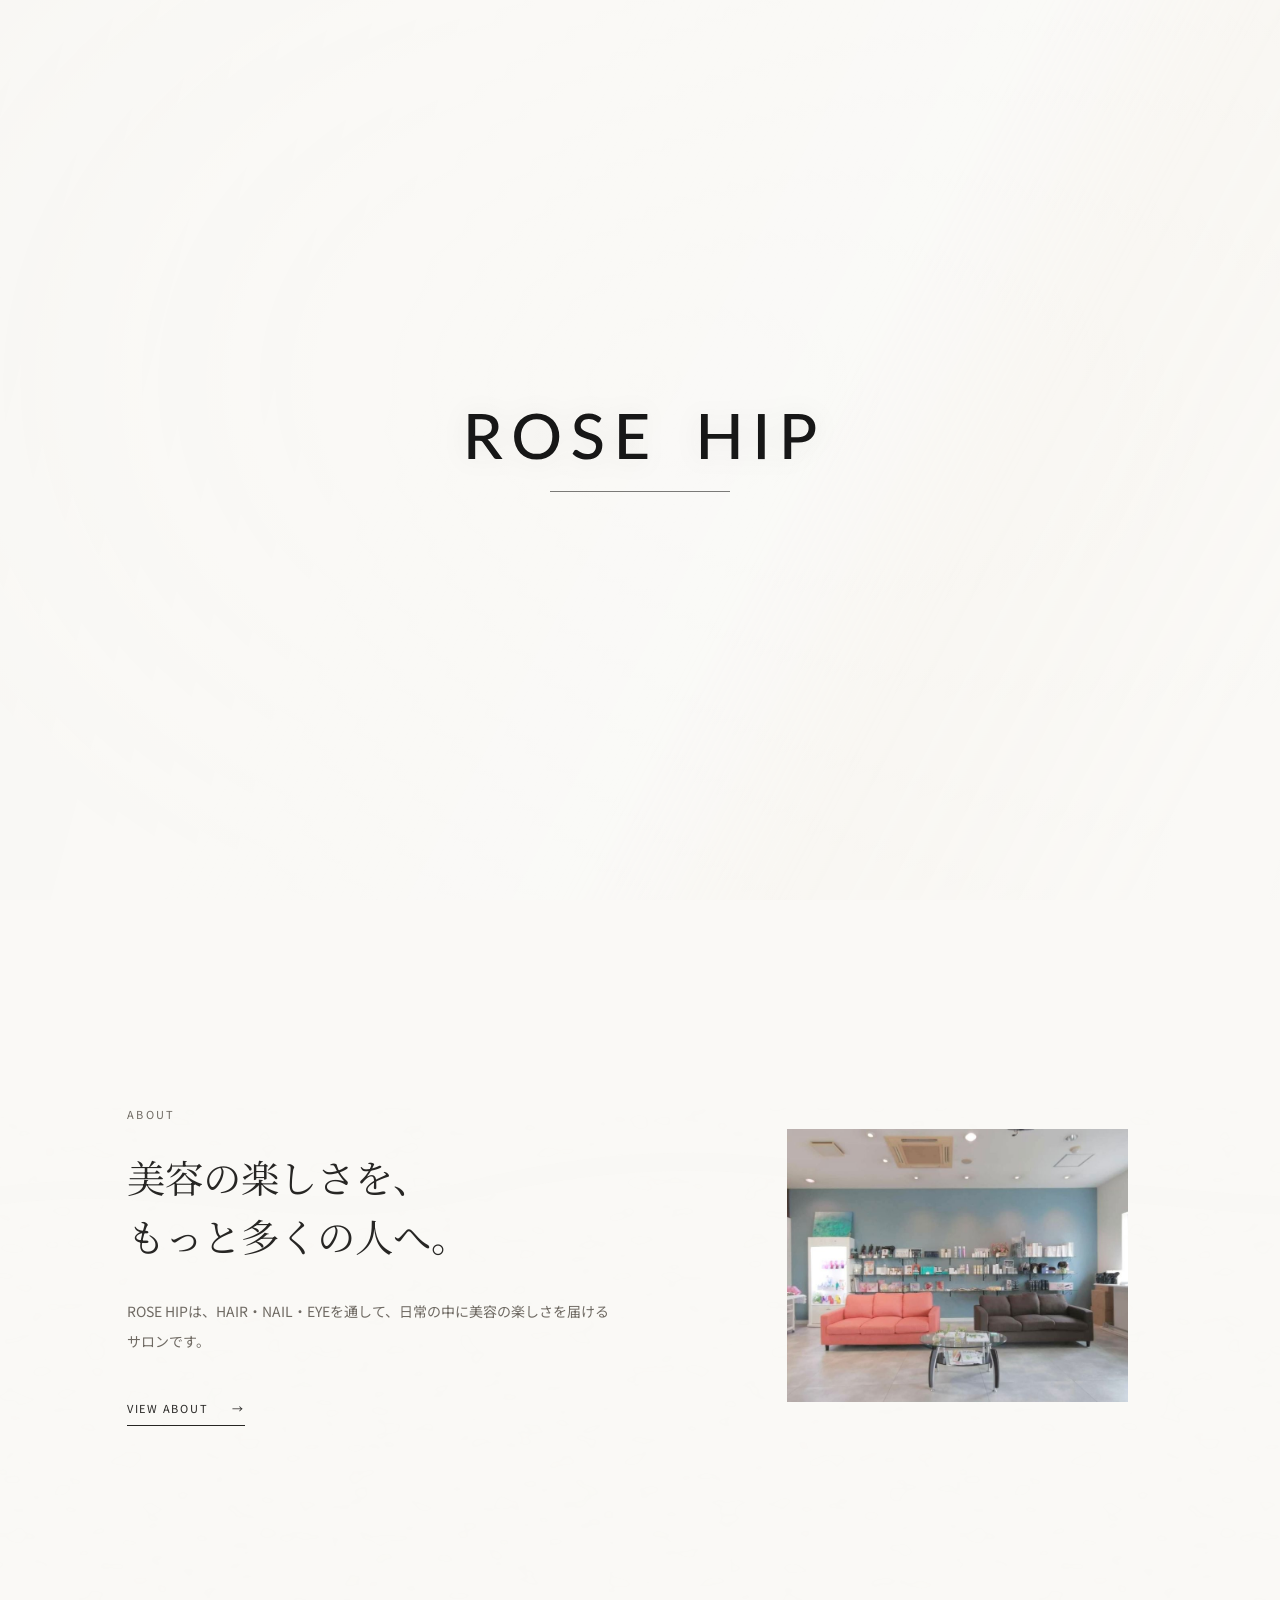
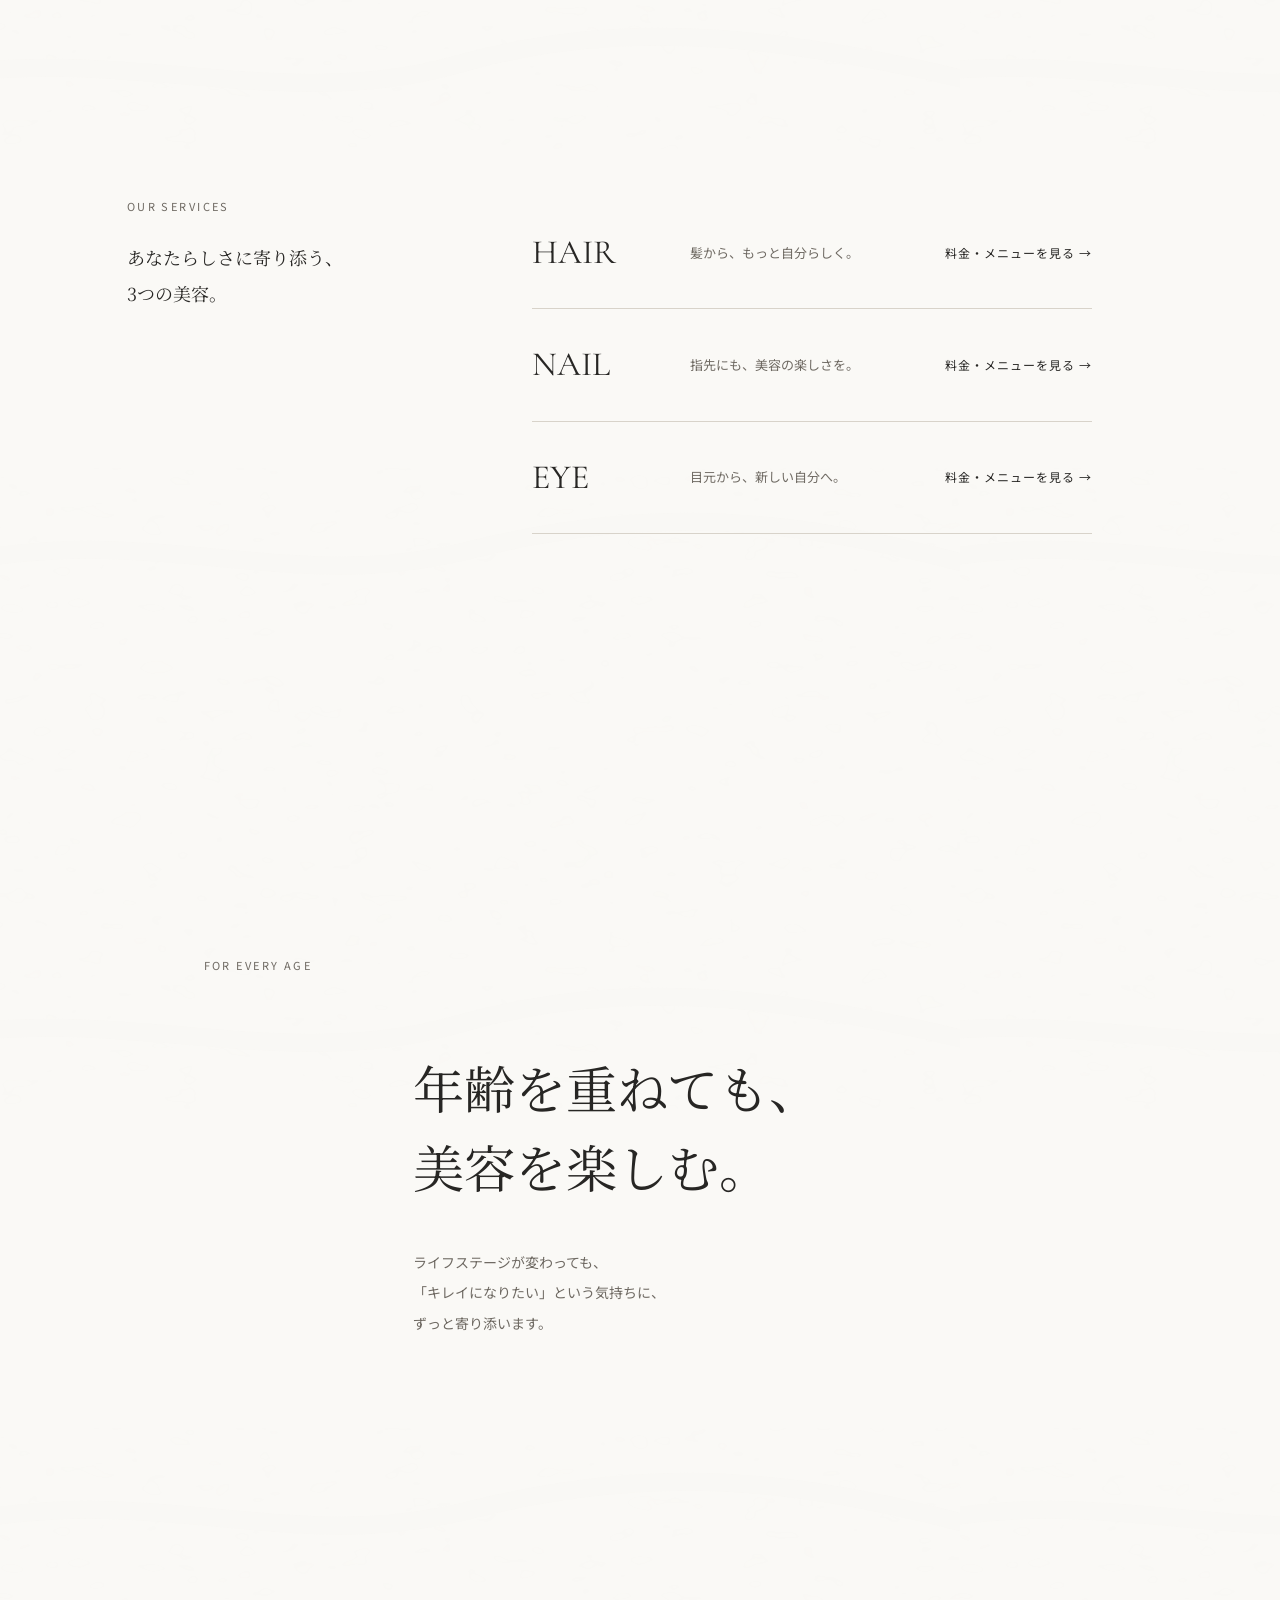
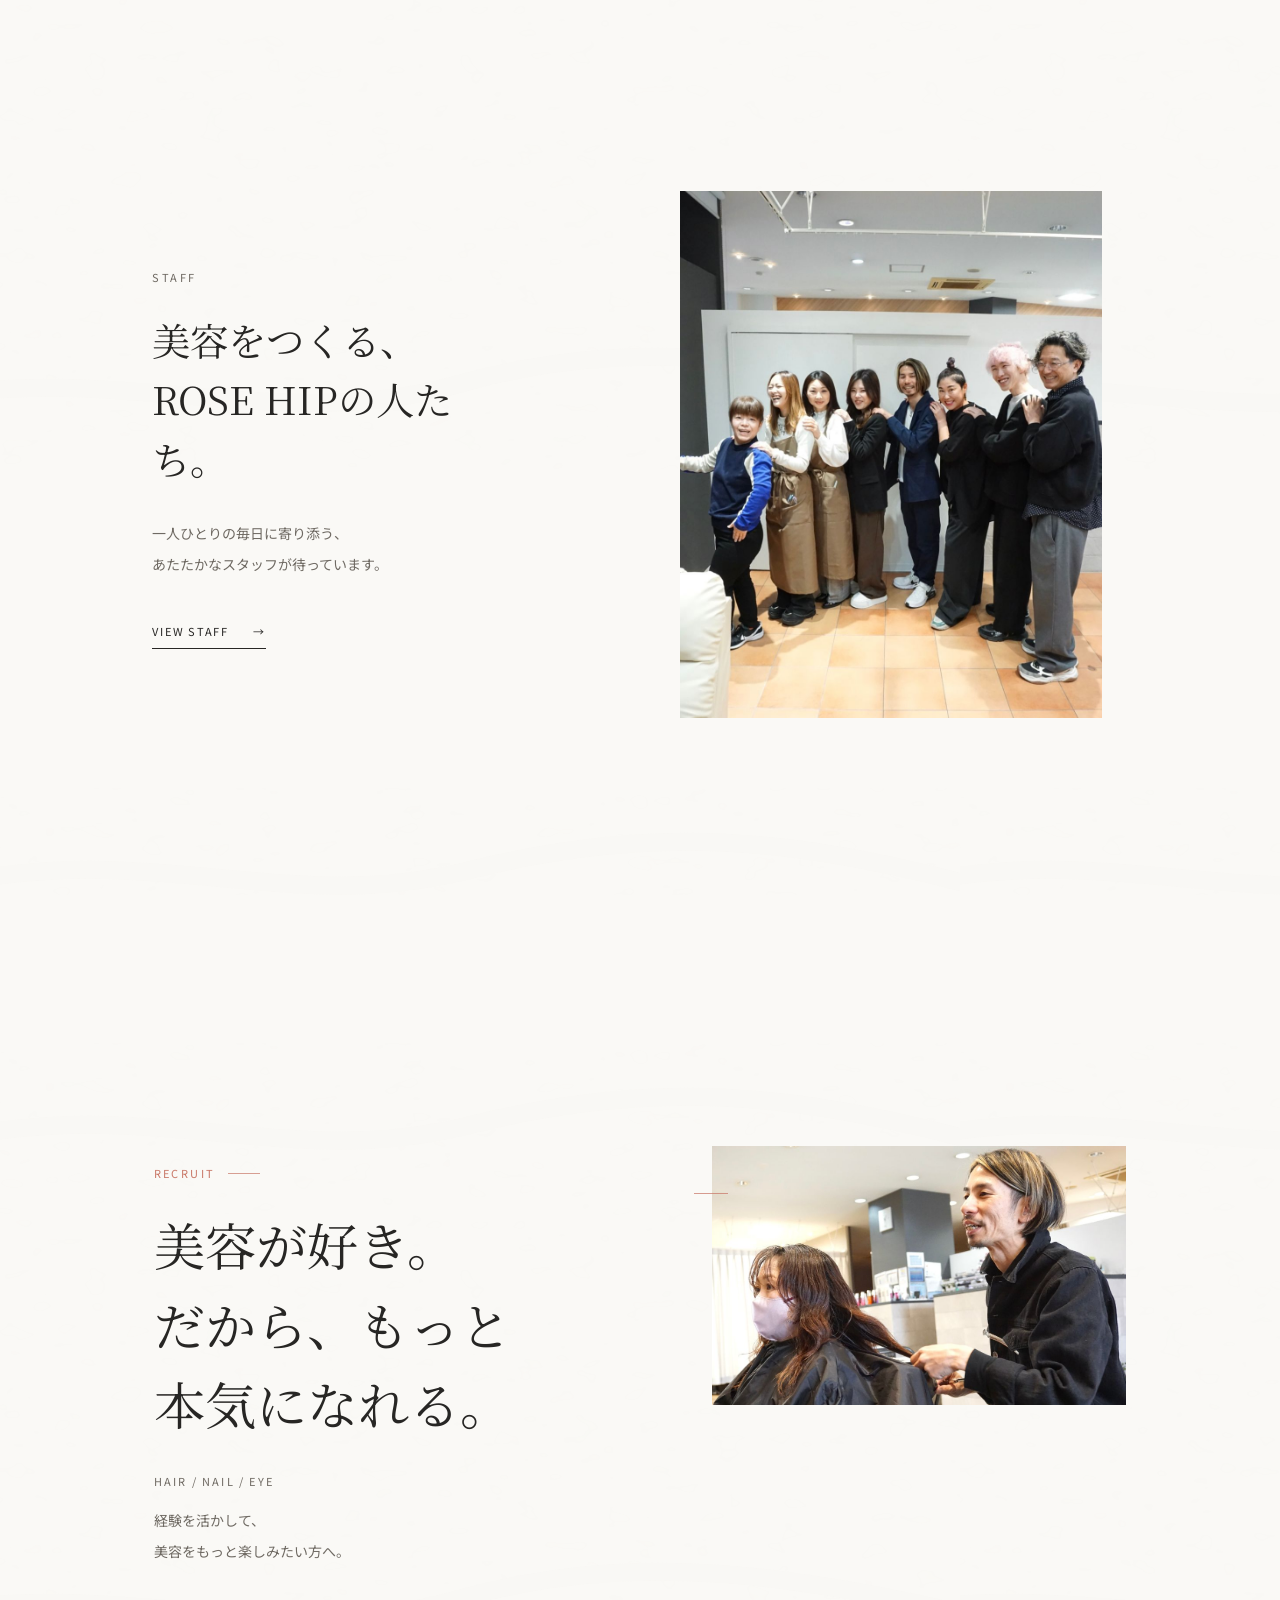
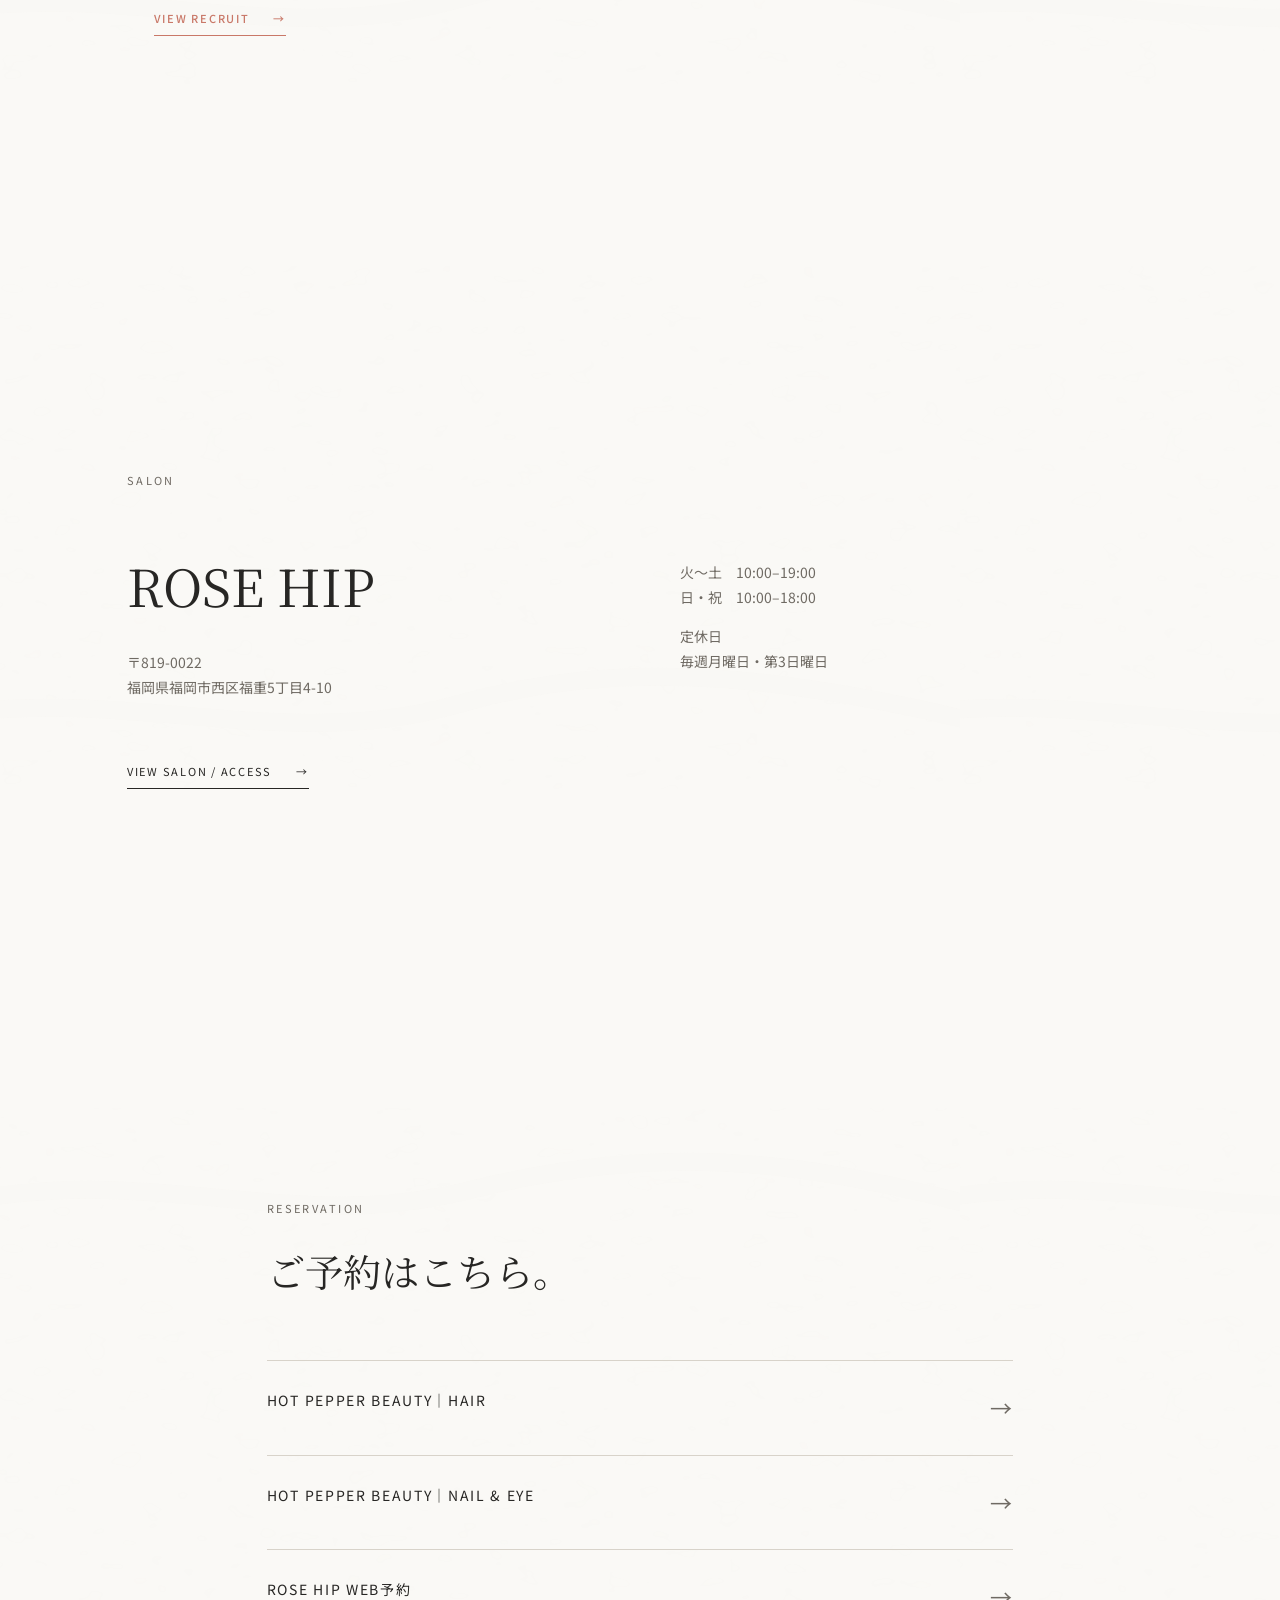
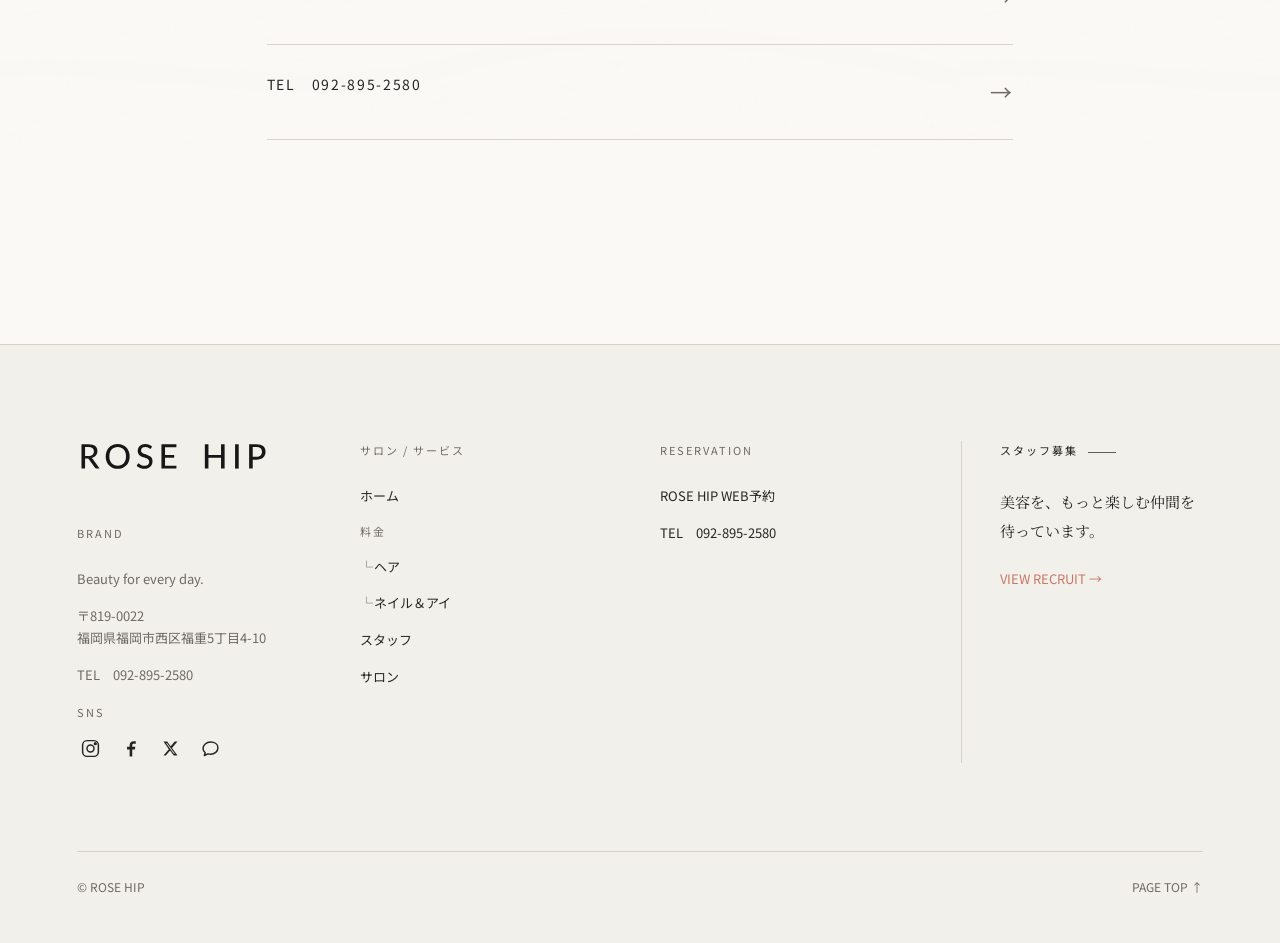
<file: index.html>
<!doctype html>
<html lang="ja">
  <head>
    <meta name="robots" content="noindex,nofollow" />
    <meta charset="UTF-8" />
    <meta name="viewport" content="width=device-width, initial-scale=1.0" />
    <meta name="description" content="福岡市西区福重の美容室 ROSE HIP。HAIR・NAIL・EYEのサービスを通して、毎日の美容を楽しむ時間をご提案します。" />
    <title>ROSE HIP｜福岡市西区福重の美容室・ヘアサロン</title>
    <link rel="canonical" href="https://rosehip-hairsalon.com/" />
    <meta property="og:title" content="ROSE HIP｜福岡市西区福重の美容室・ヘアサロン" />
    <meta property="og:site_name" content="ROSE HIP" />
    <meta property="og:description" content="福岡市西区福重の美容室 ROSE HIP。HAIR・NAIL・EYEのサービスを通して、毎日の美容を楽しむ時間をご提案します。" />
    <meta property="og:url" content="https://rosehip-hairsalon.com/" />
    <meta property="og:type" content="website" />
    <meta property="og:image" content="https://rosehip-hairsalon.com/assets/ogp.png" />
    <meta name="twitter:card" content="summary_large_image" />
    <meta name="twitter:title" content="ROSE HIP｜福岡市西区福重の美容室・ヘアサロン" />
    <meta name="twitter:description" content="福岡市西区福重の美容室 ROSE HIP。HAIR・NAIL・EYEのサービスを通して、毎日の美容を楽しむ時間をご提案します。" />
    <meta name="twitter:image" content="https://rosehip-hairsalon.com/assets/ogp.png" />
    <link rel="apple-touch-icon" sizes="180x180" href="./rosehip-logo-favicon-assets/rosehip_brand/rosehip-icon-180.png" />
    <link rel="icon" type="image/svg+xml" href="./rosehip-logo-favicon-assets/rosehip_brand/rosehip-favicon.svg" />
    <script type="application/ld+json">
    {
      "@context": "https://schema.org",
      "@type": "HairSalon",
      "@id": "https://rosehip-hairsalon.com/#hair-salon",
      "name": "ROSE HIP",
      "url": "https://rosehip-hairsalon.com/",
      "logo": "https://rosehip-hairsalon.com/rosehip-logo-favicon-assets/rosehip_brand/rosehip-logo.svg",
      "telephone": "+81-92-895-2580",
      "address": {
        "@type": "PostalAddress",
        "postalCode": "819-0022",
        "addressRegion": "福岡県",
        "addressLocality": "福岡市西区",
        "streetAddress": "福重5丁目4-10"
      },
      "hasOfferCatalog": {
        "@type": "OfferCatalog",
        "name": "ROSE HIP Services",
        "itemListElement": [
          {
            "@type": "Offer",
            "itemOffered": {
              "@type": "Service",
              "name": "HAIR"
            }
          },
          {
            "@type": "Offer",
            "itemOffered": {
              "@type": "Service",
              "name": "NAIL"
            }
          },
          {
            "@type": "Offer",
            "itemOffered": {
              "@type": "Service",
              "name": "EYE"
            }
          }
        ]
      }
    }
    </script>
    <link rel="preconnect" href="https://fonts.googleapis.com" />
    <link rel="preconnect" href="https://fonts.gstatic.com" crossorigin />
    <link href="https://fonts.googleapis.com/css2?family=Cormorant+Garamond:wght@400;500;600&family=Noto+Sans+JP:wght@400;500;600&family=Noto+Serif+JP:wght@400;500;600&display=swap" rel="stylesheet" />
    <link rel="stylesheet" href="./styles.css" />
  </head>
  <body>
    <header class="site-header" data-header>
      <a class="brand" href="#top" aria-label="ROSE HIP home"><img class="brand-logo" src="./rosehip-logo-favicon-assets/rosehip_brand/rosehip-logo.svg" alt="ROSE HIP" /></a>
      <nav class="desktop-nav" aria-label="メインナビゲーション">
        <a href="./index.html" aria-current="page">ホーム</a><div class="nav-dropdown"><button class="nav-dropdown-toggle" type="button" aria-expanded="false" aria-haspopup="true" aria-controls="料金-menu">料金 <span aria-hidden="true">▼</span></button><div class="nav-dropdown-menu" id="料金-menu" role="menu"><a href="./hair.html" role="menuitem">ヘア</a><a href="./nail-eye.html" role="menuitem">ネイル＆アイ</a></div></div><a href="./staff.html">スタッフ</a><a href="./salon.html">サロン</a><a class="recruit-nav-link" href="./recruit.html">スタッフ募集</a><a class="reserve-link" href="#reservation">ご予約</a>
      </nav>
      <a class="mobile-reserve" href="./reserve.html">ご予約</a>
      <button class="menu-button" type="button" aria-expanded="false" aria-controls="mobile-menu">メニュー</button>
    </header>
    <div class="mobile-menu" id="mobile-menu" aria-hidden="true"><a href="./index.html">ホーム</a><div class="mobile-menu-group"><span>料金</span><a href="./hair.html">ヘア</a><a href="./nail-eye.html">ネイル＆アイ</a></div><a href="./staff.html">スタッフ</a><a href="./salon.html">サロン</a><a href="./recruit.html">スタッフ募集</a><a href="#reservation">ご予約</a></div>

    <main id="top">
      <div class="home-opening" data-home-opening aria-hidden="true">
        <span class="home-opening__light" aria-hidden="true"></span>
        <span class="home-opening__veil" aria-hidden="true"></span>
        <div class="home-opening__inner">
          <div class="home-opening__brand"><img src="./rosehip-logo-favicon-assets/rosehip_brand/rosehip-logo.svg" alt="" /></div>
          <span class="home-opening__line" aria-hidden="true"></span>
        </div>
      </div>
      <section class="hero">
        <video class="hero-video hero-video-pc" autoplay muted loop playsinline preload="auto" poster="./assets/images/hero/hero-poster-pc.jpg"><source src="./assets/video/background-pc.mp4" type="video/mp4" media="(min-width: 701px)" /></video>
        <video class="hero-video hero-video-sp" autoplay muted loop playsinline preload="auto" poster="./assets/images/background/rosehip-hero-poster-sp-405x720.jpg"><source src="./assets/video/background-sp.mp4" type="video/mp4" media="(max-width: 700px)" /></video>
        <div class="hero-copy"><p class="eyebrow">BEAUTY FOR EVERY DAY.</p><h1 class="hero-copy__messages"><span class="hero-copy__message hero-copy__message--01 is-active">美容をもっと日常に</span><span class="hero-copy__message hero-copy__message--02">あなたらしい<br class="hero-copy__sp-break" />美しさを、もっと。</span><span class="hero-copy__message hero-copy__message--03">日常に、<br class="hero-copy__sp-break" />心ほどけるひとときを。</span></h1><p class="hero-mark">ROSE HIP</p></div>
        <a class="scroll-cue" href="#about">SCROLL <span>↓</span></a>
      </section>

      <section class="about section reveal" id="about"><div class="about-copy"><p class="eyebrow">ABOUT</p><h2>美容の楽しさを、<br />もっと多くの人へ。</h2><p class="body-copy">ROSE HIPは、HAIR・NAIL・EYEを通して、日常の中に美容の楽しさを届けるサロンです。</p><a class="text-link" href="./salon.html">VIEW ABOUT <span>→</span></a></div><figure class="about-image"><img src="./assets/images/about/concept2.jpg" alt="ROSE HIPの店内" /></figure></section>

      <section class="services section reveal" id="services"><div class="section-intro"><p class="eyebrow">OUR SERVICES</p><p class="section-note">あなたらしさに寄り添う、<br />3つの美容。</p></div><div class="service-list"><a class="service-row" href="./hair.html"><span class="service-name">HAIR</span><span class="service-copy">髪から、もっと自分らしく。</span><span class="service-action">料金・メニューを見る →</span></a><a class="service-row" href="./nail-eye.html#nail"><span class="service-name">NAIL</span><span class="service-copy">指先にも、美容の楽しさを。</span><span class="service-action">料金・メニューを見る →</span></a><a class="service-row" href="./nail-eye.html#eye"><span class="service-name">EYE</span><span class="service-copy">目元から、新しい自分へ。</span><span class="service-action">料金・メニューを見る →</span></a></div></section>

      <section class="every-age section reveal"><p class="eyebrow">FOR EVERY AGE</p><div class="age-copy"><h2>年齢を重ねても、<br />美容を楽しむ。</h2><p class="body-copy">ライフステージが変わっても、<br />「キレイになりたい」という気持ちに、<br />ずっと寄り添います。</p></div></section>

      <section class="staff section reveal" id="staff"><div class="staff-copy"><p class="eyebrow">STAFF</p><h2>美容をつくる、<br />ROSE HIPの人たち。</h2><p class="body-copy">一人ひとりの毎日に寄り添う、<br />あたたかなスタッフが待っています。</p><a class="text-link" href="./staff.html">VIEW STAFF <span>→</span></a></div><figure class="staff-image"><img src="./assets/images/recruit/staff-bg2.jpg" alt="ROSE HIPのスタッフ集合写真" /></figure></section>

      <section class="recruit section reveal" id="recruit"><div class="recruit-inner"><div class="recruit-copy"><p class="eyebrow">RECRUIT</p><h2>美容が好き。<br />だから、もっと<br />本気になれる。</h2><p class="recruit-services">HAIR / NAIL / EYE</p><p class="body-copy">経験を活かして、<br />美容をもっと楽しみたい方へ。</p><a class="light-link" href="./recruit.html">VIEW RECRUIT <span>→</span></a></div><figure class="recruit-image"><img src="./assets/images/recruit/start.jpg" alt="施術中の様子" /></figure></div></section>

      <section class="salon section reveal" id="salon"><p class="eyebrow">SALON</p><div class="salon-grid"><div><h2>ROSE HIP</h2><p>〒819-0022<br />福岡県福岡市西区福重5丁目4-10</p></div><div><p>火〜土　10:00–19:00<br />日・祝　10:00–18:00</p><p>定休日<br />毎週月曜日・第3日曜日</p></div></div><a class="text-link" href="./salon.html">VIEW SALON / ACCESS <span>→</span></a></section>

      <section class="reservation section reveal" id="reservation"><p class="eyebrow">RESERVATION</p><h2>ご予約はこちら。</h2><div class="reservation-list"><a href="https://beauty.hotpepper.jp/slnH000067615/" target="_blank" rel="noopener"><span>HOT PEPPER BEAUTY｜HAIR</span><span>→</span></a><a href="https://beauty.hotpepper.jp/kr/slnH000382965/?cstt=18&amp;wak=KPSC400401_s_link_salontop" target="_blank" rel="noopener"><span>HOT PEPPER BEAUTY｜NAIL &amp; EYE</span><span>→</span></a><a href="https://rosehip.plus2.vc/sprsv/contents_select.php" target="_blank" rel="noopener"><span>ROSE HIP WEB予約</span><span>→</span></a><a href="tel:0928952580"><span>TEL　092-895-2580</span><span>→</span></a></div></section>
    </main>
    <footer class="footer"><div class="footer-brand">ROSE HIP</div><div class="footer-links"><a href="./hair.html">HAIR</a><a href="./nail-eye.html">NAIL &amp; EYE</a><a href="#staff">STAFF</a><a href="./salon.html">SALON</a><a href="./recruit.html">RECRUIT</a><a href="#reservation">RESERVE</a></div><div class="footer-meta"><span>福岡県福岡市西区福重5丁目4-10</span><span>© ROSE HIP</span></div></footer>
    <script src="./script.js?v=42c86e5"></script><script src="./opening-restoration.js"></script><script src="./nav-ja.js?v=6391575"></script>
  </body>
</html>
</file>
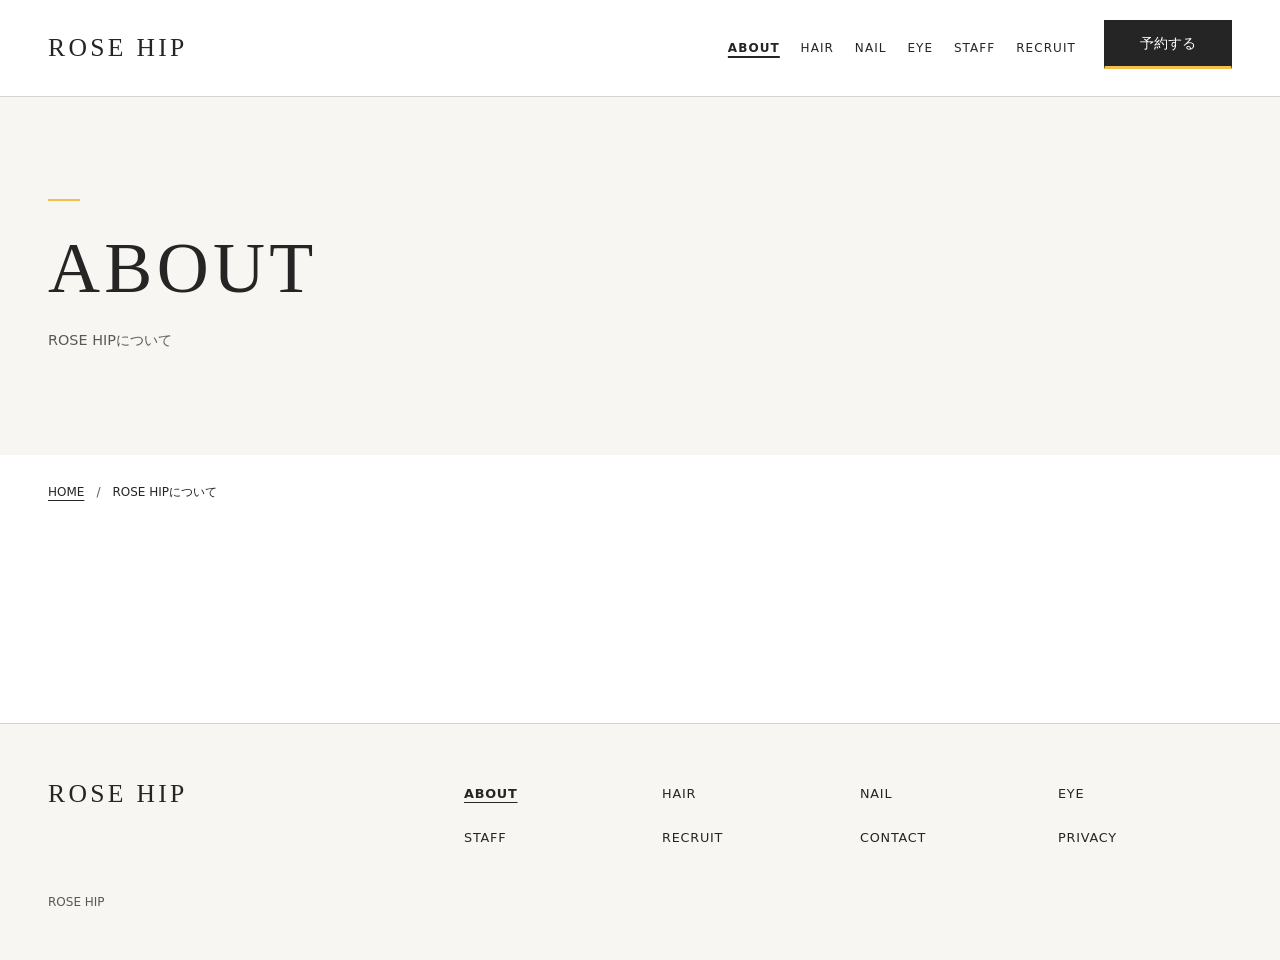
<file: about.html>
<!doctype html>
<html lang="ja">
<head>
  <meta charset="utf-8">
  <meta name="viewport" content="width=device-width, initial-scale=1, viewport-fit=cover">
  <title>ABOUT | ROSE HIP</title>
  <link rel="stylesheet" href="assets/css/base.css">
  <link rel="stylesheet" href="assets/css/layout.css">
  <link rel="stylesheet" href="assets/css/components.css">
  <link rel="stylesheet" href="assets/css/pages/about.css">
  <script type="module" src="assets/js/main.js"></script>
</head>
<body>
  <a class="skip-link" href="#main-content">本文へスキップ</a>
  <header class="site-header" data-site-header>
    <div class="container header-inner">
      <a class="site-brand" href="index.html" aria-label="ROSE HIP ホーム">
        <!-- 正式ロゴ追加時は、このspanを画像に差し替える。 -->
        <span class="site-brand__text">ROSE HIP</span>
      </a>
      <button class="menu-toggle" type="button" aria-expanded="false" aria-controls="site-navigation" aria-label="メニューを開く" data-menu-toggle hidden>
        <span data-menu-label>MENU</span>
        <span class="menu-toggle__icon" aria-hidden="true"></span>
      </button>
      <nav class="site-navigation" id="site-navigation" aria-label="メインナビゲーション" data-site-navigation>
        <ul class="navigation-list">
          <li><a href="about.html" aria-current="page">ABOUT</a></li>
          <li><a href="hair.html">HAIR</a></li>
          <li><a href="nail.html">NAIL</a></li>
          <li><a href="eye.html">EYE</a></li>
          <li><a href="staff.html">STAFF</a></li>
          <li><a href="recruit.html">RECRUIT</a></li>
          <li class="navigation-mobile-only"><a href="contact.html">CONTACT</a></li>
        </ul>
        <div class="navigation-reservation">
          <button class="button button--primary" type="button" data-reservation-trigger aria-describedby="header-reservation-note" disabled>予約する</button>
          <p class="reservation-note" id="header-reservation-note"></p>
        </div>
      </nav>
    </div>
  </header>
  <main id="main-content" tabindex="-1">
    <header class="page-hero">
      <div class="container">
        <h1 class="page-hero__title">ABOUT</h1>
        <p class="page-hero__subtitle">ROSE HIPについて</p>
      </div>
    </header>
    <nav class="breadcrumbs container" aria-label="パンくず">
      <ol>
        <li><a href="index.html">HOME</a></li>
        <li><span aria-current="page">ROSE HIPについて</span></li>
      </ol>
    </nav>
    <div class="container container--text section page-placeholder">
      <!-- ページ本文は後続PHASEで実装。 -->
    </div>
  </main>
  <footer class="site-footer">
    <div class="container footer-inner">
      <a class="site-brand" href="index.html" aria-label="ROSE HIP ホーム">
        <span class="site-brand__text">ROSE HIP</span>
      </a>
      <nav aria-label="フッターナビゲーション">
        <ul class="footer-links">
          <li><a href="about.html" aria-current="page">ABOUT</a></li>
          <li><a href="hair.html">HAIR</a></li>
          <li><a href="nail.html">NAIL</a></li>
          <li><a href="eye.html">EYE</a></li>
          <li><a href="staff.html">STAFF</a></li>
          <li><a href="recruit.html">RECRUIT</a></li>
          <li><a href="contact.html">CONTACT</a></li>
          <li><a href="privacy.html">PRIVACY</a></li>
        </ul>
      </nav>
      <!-- 確認済みの店舗情報・SNS・ACCESSは後続PHASEで追加。 -->
      <small class="footer-credit">ROSE HIP</small>
    </div>
  </footer>
  <aside class="mobile-cta" aria-label="予約案内" data-mobile-cta="reservation">
    <!-- RECRUITの採用問い合わせCTAへの切り替えは後続PHASEで実装。 -->
    <button class="button button--primary" type="button" data-reservation-trigger aria-describedby="mobile-reservation-note" disabled>予約する</button>
    <p class="reservation-note" id="mobile-reservation-note"></p>
  </aside>
</body>
</html>
</file>
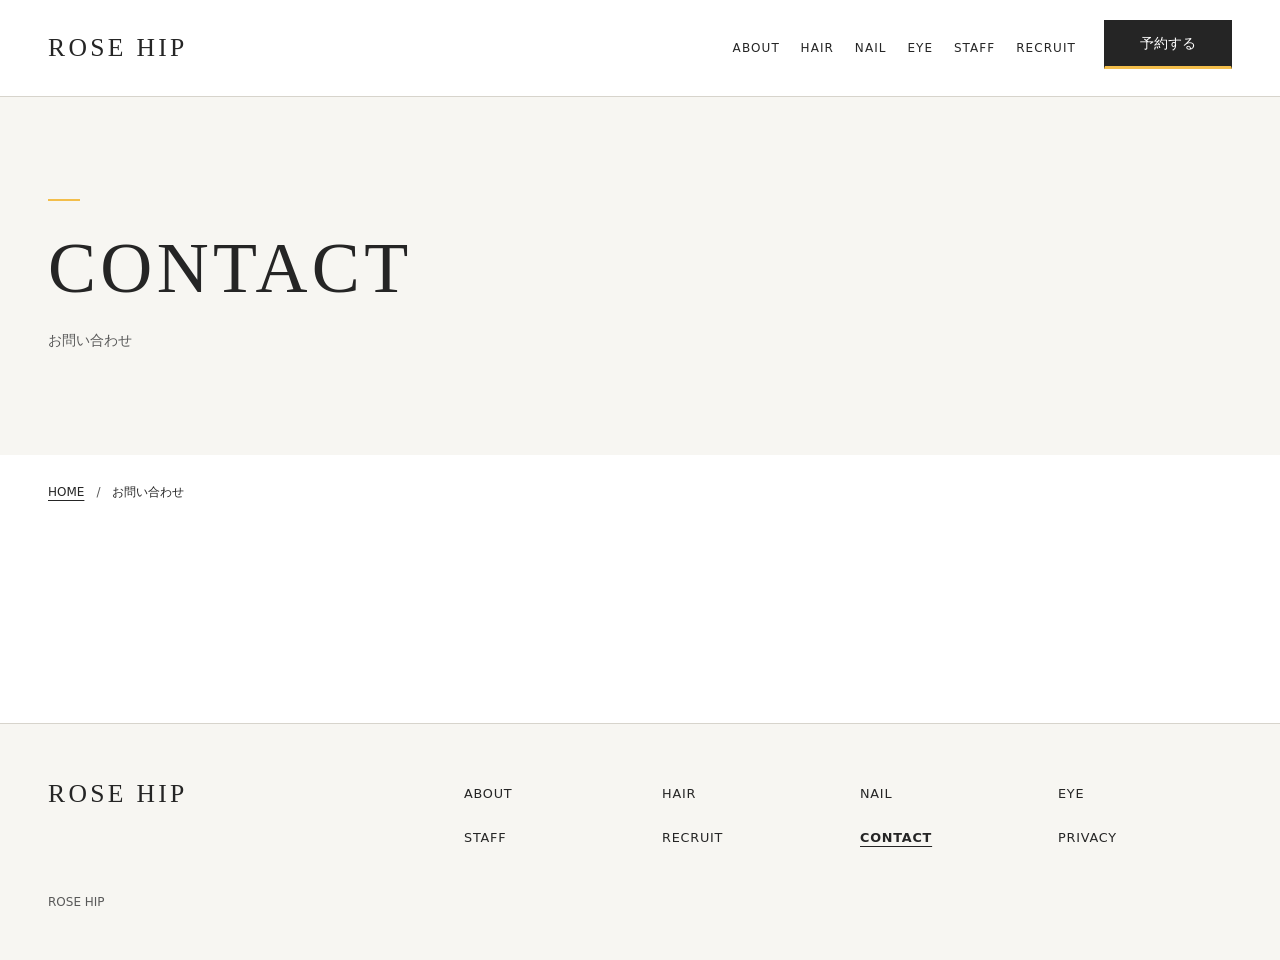
<file: contact.html>
<!doctype html>
<html lang="ja">
<head>
  <meta charset="utf-8">
  <meta name="viewport" content="width=device-width, initial-scale=1, viewport-fit=cover">
  <title>CONTACT | ROSE HIP</title>
  <link rel="stylesheet" href="assets/css/base.css">
  <link rel="stylesheet" href="assets/css/layout.css">
  <link rel="stylesheet" href="assets/css/components.css">
  <link rel="stylesheet" href="assets/css/pages/contact.css">
  <script type="module" src="assets/js/main.js"></script>
</head>
<body>
  <a class="skip-link" href="#main-content">本文へスキップ</a>
  <header class="site-header" data-site-header>
    <div class="container header-inner">
      <a class="site-brand" href="index.html" aria-label="ROSE HIP ホーム">
        <!-- 正式ロゴ追加時は、このspanを画像に差し替える。 -->
        <span class="site-brand__text">ROSE HIP</span>
      </a>
      <button class="menu-toggle" type="button" aria-expanded="false" aria-controls="site-navigation" aria-label="メニューを開く" data-menu-toggle hidden>
        <span data-menu-label>MENU</span>
        <span class="menu-toggle__icon" aria-hidden="true"></span>
      </button>
      <nav class="site-navigation" id="site-navigation" aria-label="メインナビゲーション" data-site-navigation>
        <ul class="navigation-list">
          <li><a href="about.html">ABOUT</a></li>
          <li><a href="hair.html">HAIR</a></li>
          <li><a href="nail.html">NAIL</a></li>
          <li><a href="eye.html">EYE</a></li>
          <li><a href="staff.html">STAFF</a></li>
          <li><a href="recruit.html">RECRUIT</a></li>
          <li class="navigation-mobile-only"><a href="contact.html" aria-current="page">CONTACT</a></li>
        </ul>
        <div class="navigation-reservation">
          <button class="button button--primary" type="button" data-reservation-trigger aria-describedby="header-reservation-note" disabled>予約する</button>
          <p class="reservation-note" id="header-reservation-note"></p>
        </div>
      </nav>
    </div>
  </header>
  <main id="main-content" tabindex="-1">
    <header class="page-hero">
      <div class="container">
        <h1 class="page-hero__title">CONTACT</h1>
        <p class="page-hero__subtitle">お問い合わせ</p>
      </div>
    </header>
    <nav class="breadcrumbs container" aria-label="パンくず">
      <ol>
        <li><a href="index.html">HOME</a></li>
        <li><span aria-current="page">お問い合わせ</span></li>
      </ol>
    </nav>
    <div class="container container--text section page-placeholder">
      <!-- ページ本文は後続PHASEで実装。 -->
    </div>
  </main>
  <footer class="site-footer">
    <div class="container footer-inner">
      <a class="site-brand" href="index.html" aria-label="ROSE HIP ホーム">
        <span class="site-brand__text">ROSE HIP</span>
      </a>
      <nav aria-label="フッターナビゲーション">
        <ul class="footer-links">
          <li><a href="about.html">ABOUT</a></li>
          <li><a href="hair.html">HAIR</a></li>
          <li><a href="nail.html">NAIL</a></li>
          <li><a href="eye.html">EYE</a></li>
          <li><a href="staff.html">STAFF</a></li>
          <li><a href="recruit.html">RECRUIT</a></li>
          <li><a href="contact.html" aria-current="page">CONTACT</a></li>
          <li><a href="privacy.html">PRIVACY</a></li>
        </ul>
      </nav>
      <!-- 確認済みの店舗情報・SNS・ACCESSは後続PHASEで追加。 -->
      <small class="footer-credit">ROSE HIP</small>
    </div>
  </footer>
  <aside class="mobile-cta" aria-label="予約案内" data-mobile-cta="reservation">
    <!-- RECRUITの採用問い合わせCTAへの切り替えは後続PHASEで実装。 -->
    <button class="button button--primary" type="button" data-reservation-trigger aria-describedby="mobile-reservation-note" disabled>予約する</button>
    <p class="reservation-note" id="mobile-reservation-note"></p>
  </aside>
</body>
</html>
</file>
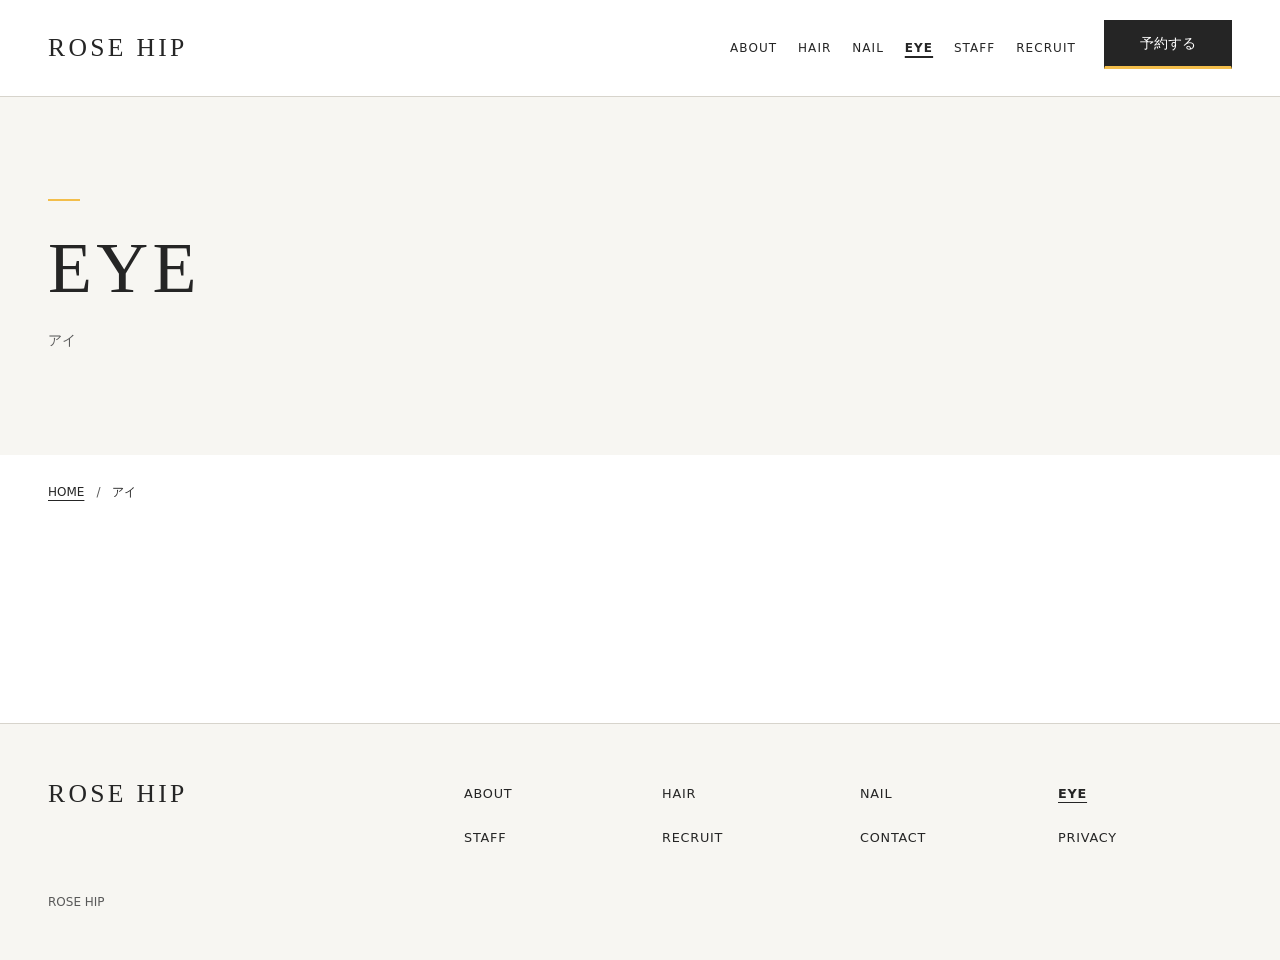
<file: eye.html>
<!doctype html>
<html lang="ja">
<head>
  <meta charset="utf-8">
  <meta name="viewport" content="width=device-width, initial-scale=1, viewport-fit=cover">
  <title>EYE | ROSE HIP</title>
  <link rel="stylesheet" href="assets/css/base.css">
  <link rel="stylesheet" href="assets/css/layout.css">
  <link rel="stylesheet" href="assets/css/components.css">
  <link rel="stylesheet" href="assets/css/pages/service.css">
  <script type="module" src="assets/js/main.js"></script>
</head>
<body>
  <a class="skip-link" href="#main-content">本文へスキップ</a>
  <header class="site-header" data-site-header>
    <div class="container header-inner">
      <a class="site-brand" href="index.html" aria-label="ROSE HIP ホーム">
        <!-- 正式ロゴ追加時は、このspanを画像に差し替える。 -->
        <span class="site-brand__text">ROSE HIP</span>
      </a>
      <button class="menu-toggle" type="button" aria-expanded="false" aria-controls="site-navigation" aria-label="メニューを開く" data-menu-toggle hidden>
        <span data-menu-label>MENU</span>
        <span class="menu-toggle__icon" aria-hidden="true"></span>
      </button>
      <nav class="site-navigation" id="site-navigation" aria-label="メインナビゲーション" data-site-navigation>
        <ul class="navigation-list">
          <li><a href="about.html">ABOUT</a></li>
          <li><a href="hair.html">HAIR</a></li>
          <li><a href="nail.html">NAIL</a></li>
          <li><a href="eye.html" aria-current="page">EYE</a></li>
          <li><a href="staff.html">STAFF</a></li>
          <li><a href="recruit.html">RECRUIT</a></li>
          <li class="navigation-mobile-only"><a href="contact.html">CONTACT</a></li>
        </ul>
        <div class="navigation-reservation">
          <button class="button button--primary" type="button" data-reservation-trigger aria-describedby="header-reservation-note" disabled>予約する</button>
          <p class="reservation-note" id="header-reservation-note"></p>
        </div>
      </nav>
    </div>
  </header>
  <main id="main-content" tabindex="-1">
    <header class="page-hero">
      <div class="container">
        <h1 class="page-hero__title">EYE</h1>
        <p class="page-hero__subtitle">アイ</p>
      </div>
    </header>
    <nav class="breadcrumbs container" aria-label="パンくず">
      <ol>
        <li><a href="index.html">HOME</a></li>
        <li><span aria-current="page">アイ</span></li>
      </ol>
    </nav>
    <div class="container container--text section page-placeholder">
      <!-- ページ本文は後続PHASEで実装。 -->
    </div>
  </main>
  <footer class="site-footer">
    <div class="container footer-inner">
      <a class="site-brand" href="index.html" aria-label="ROSE HIP ホーム">
        <span class="site-brand__text">ROSE HIP</span>
      </a>
      <nav aria-label="フッターナビゲーション">
        <ul class="footer-links">
          <li><a href="about.html">ABOUT</a></li>
          <li><a href="hair.html">HAIR</a></li>
          <li><a href="nail.html">NAIL</a></li>
          <li><a href="eye.html" aria-current="page">EYE</a></li>
          <li><a href="staff.html">STAFF</a></li>
          <li><a href="recruit.html">RECRUIT</a></li>
          <li><a href="contact.html">CONTACT</a></li>
          <li><a href="privacy.html">PRIVACY</a></li>
        </ul>
      </nav>
      <!-- 確認済みの店舗情報・SNS・ACCESSは後続PHASEで追加。 -->
      <small class="footer-credit">ROSE HIP</small>
    </div>
  </footer>
  <aside class="mobile-cta" aria-label="予約案内" data-mobile-cta="reservation">
    <!-- RECRUITの採用問い合わせCTAへの切り替えは後続PHASEで実装。 -->
    <button class="button button--primary" type="button" data-reservation-trigger aria-describedby="mobile-reservation-note" disabled>予約する</button>
    <p class="reservation-note" id="mobile-reservation-note"></p>
  </aside>
</body>
</html>
</file>
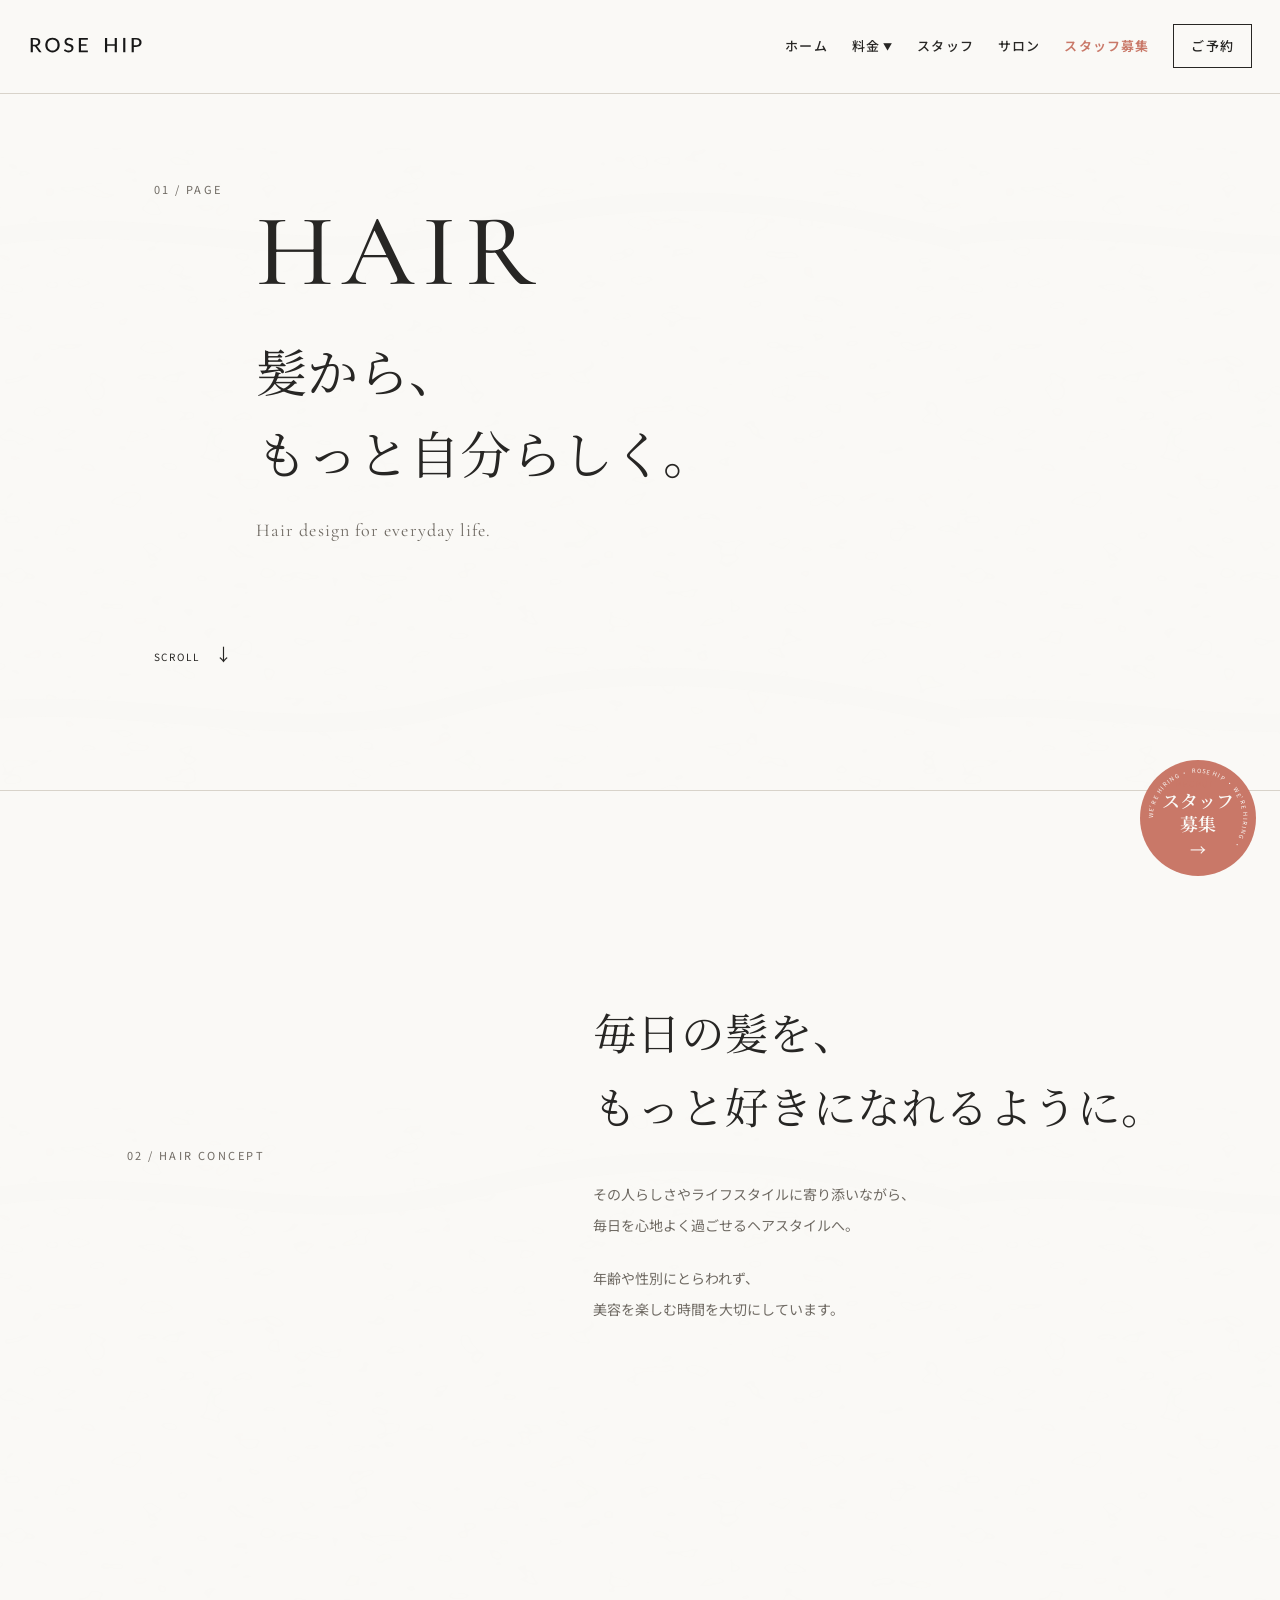
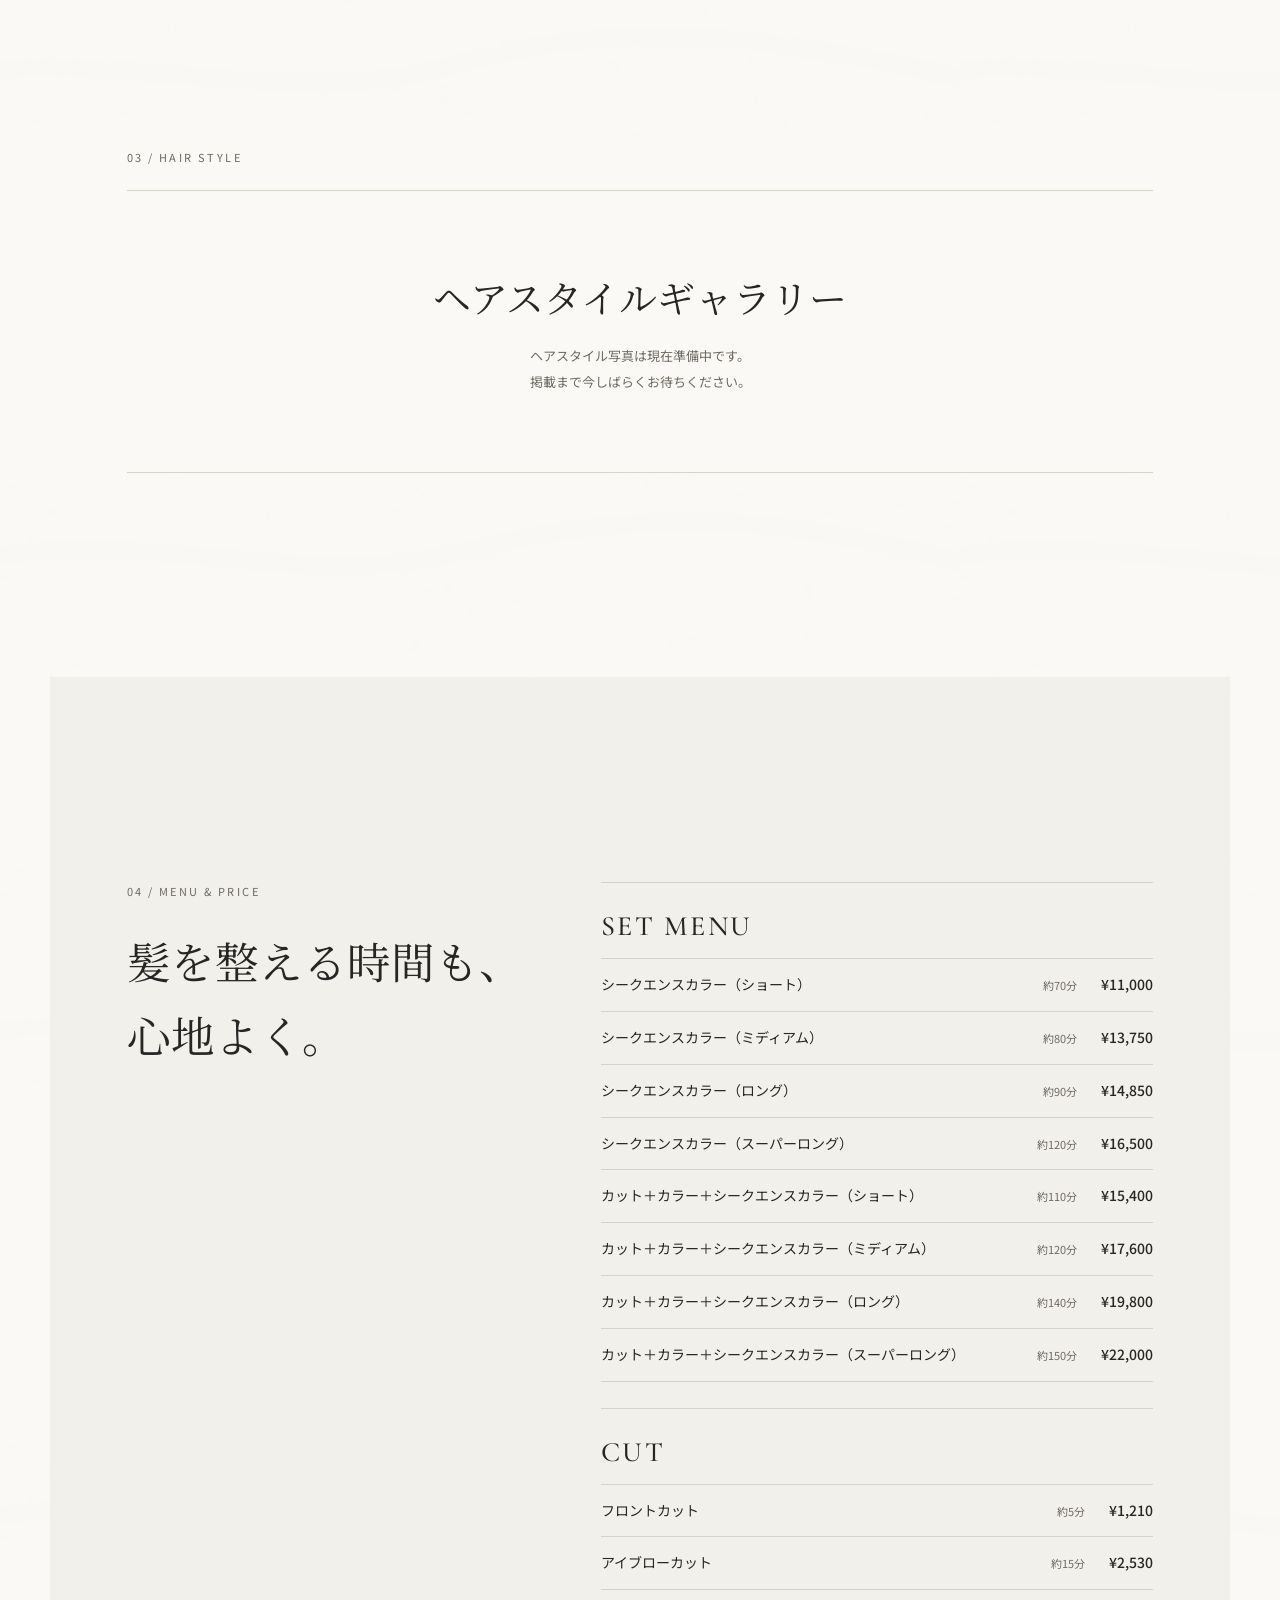
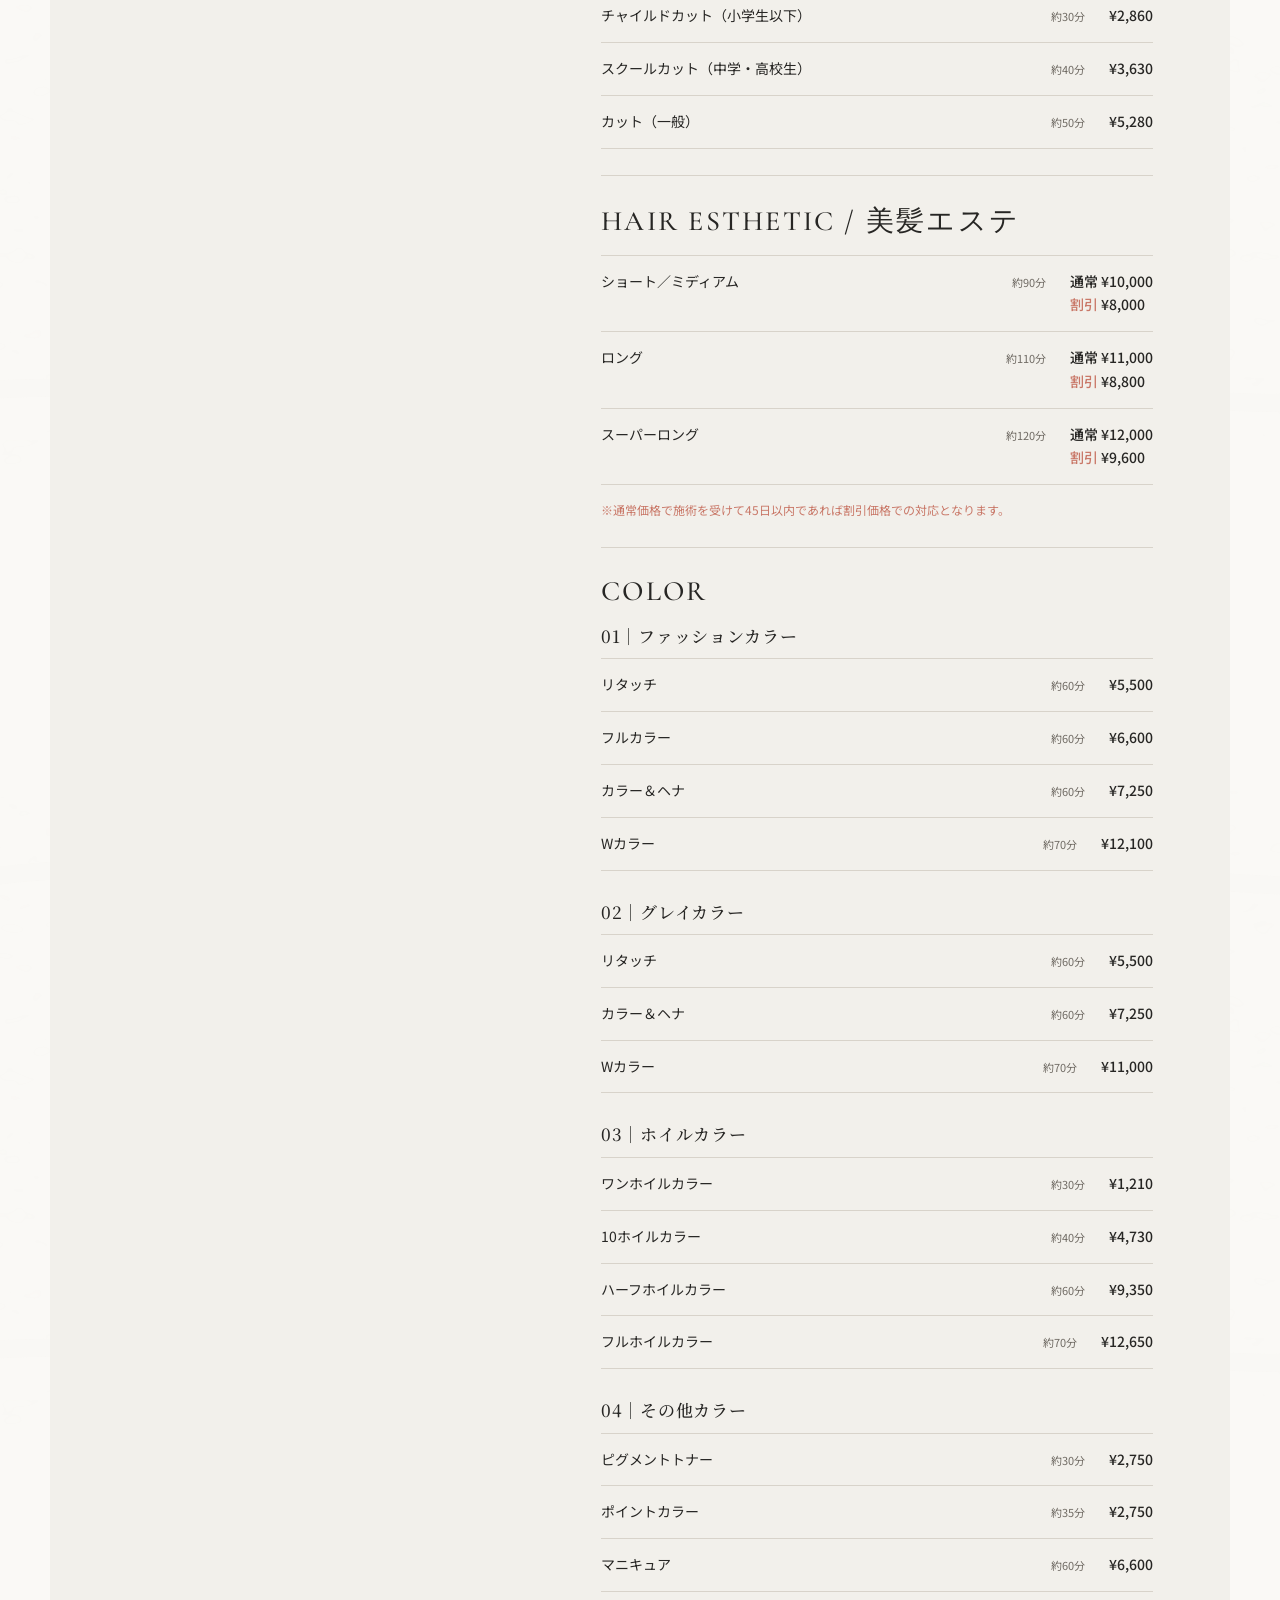
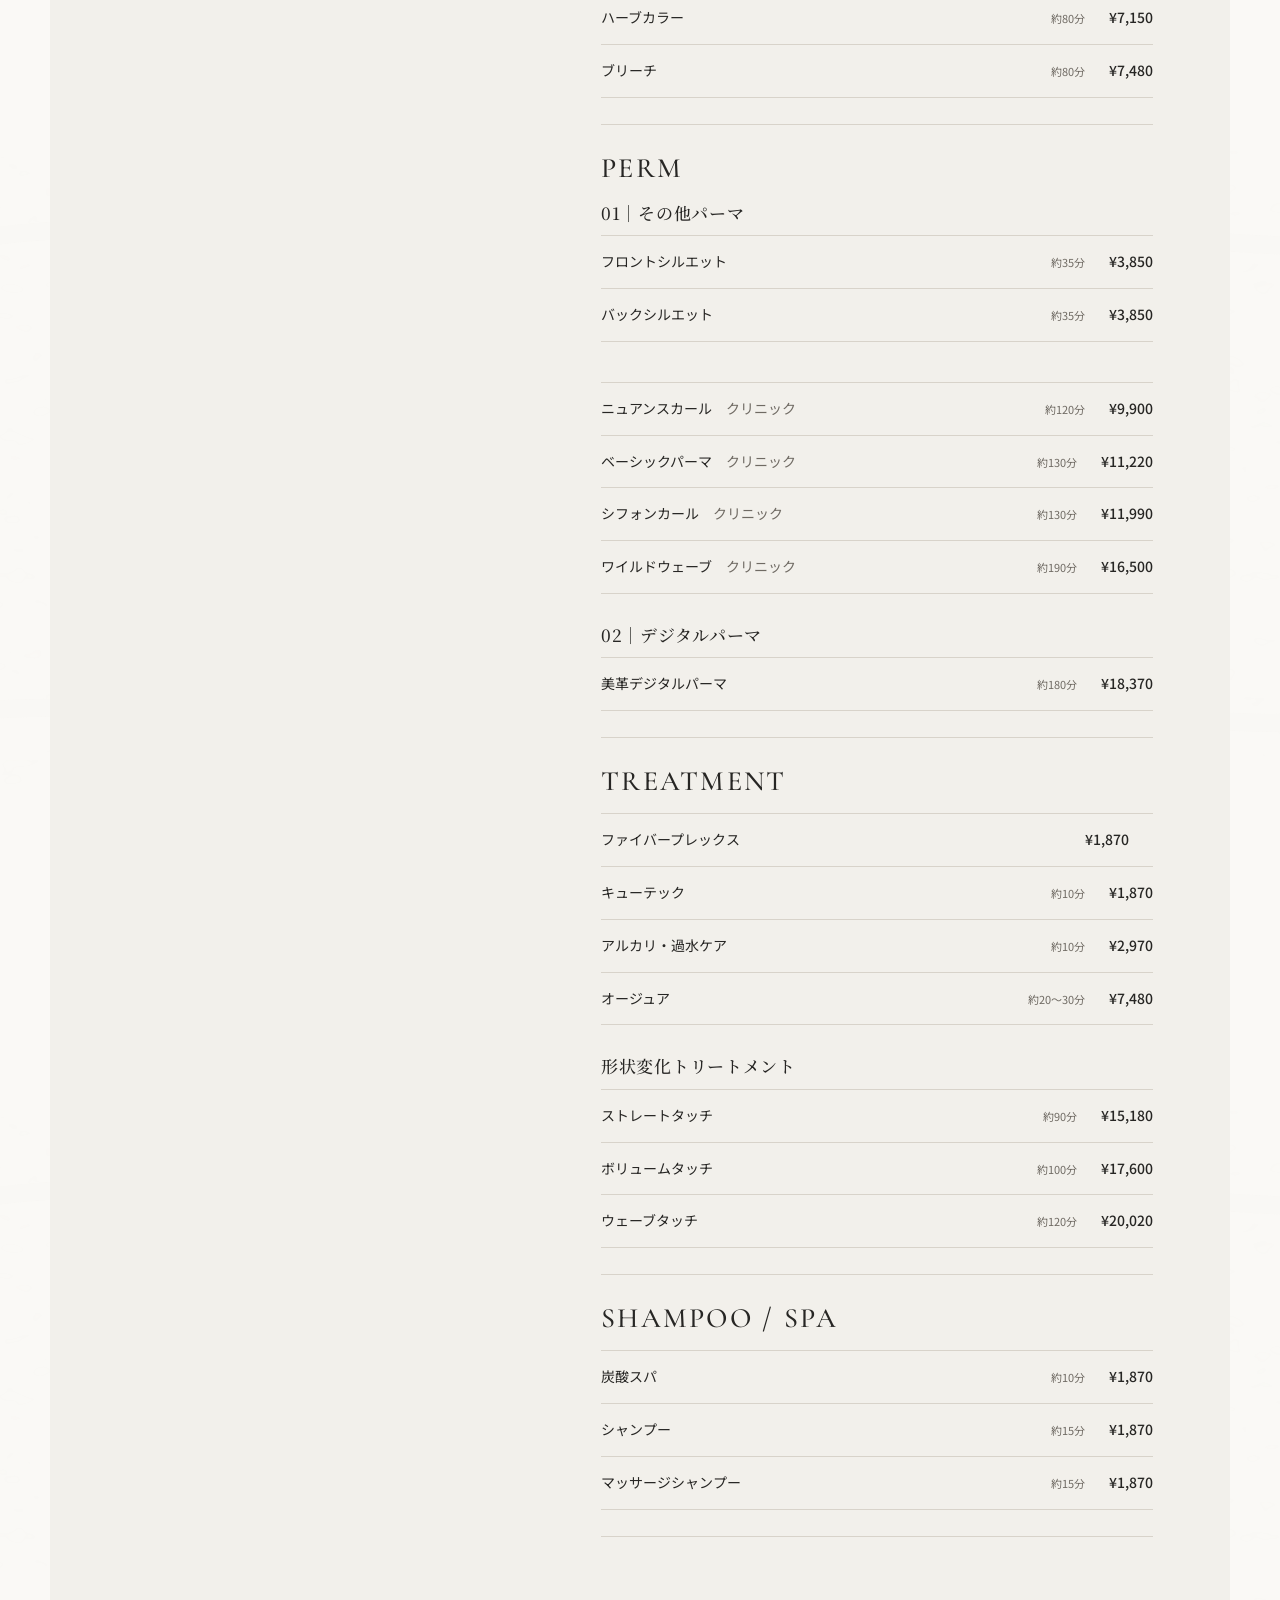
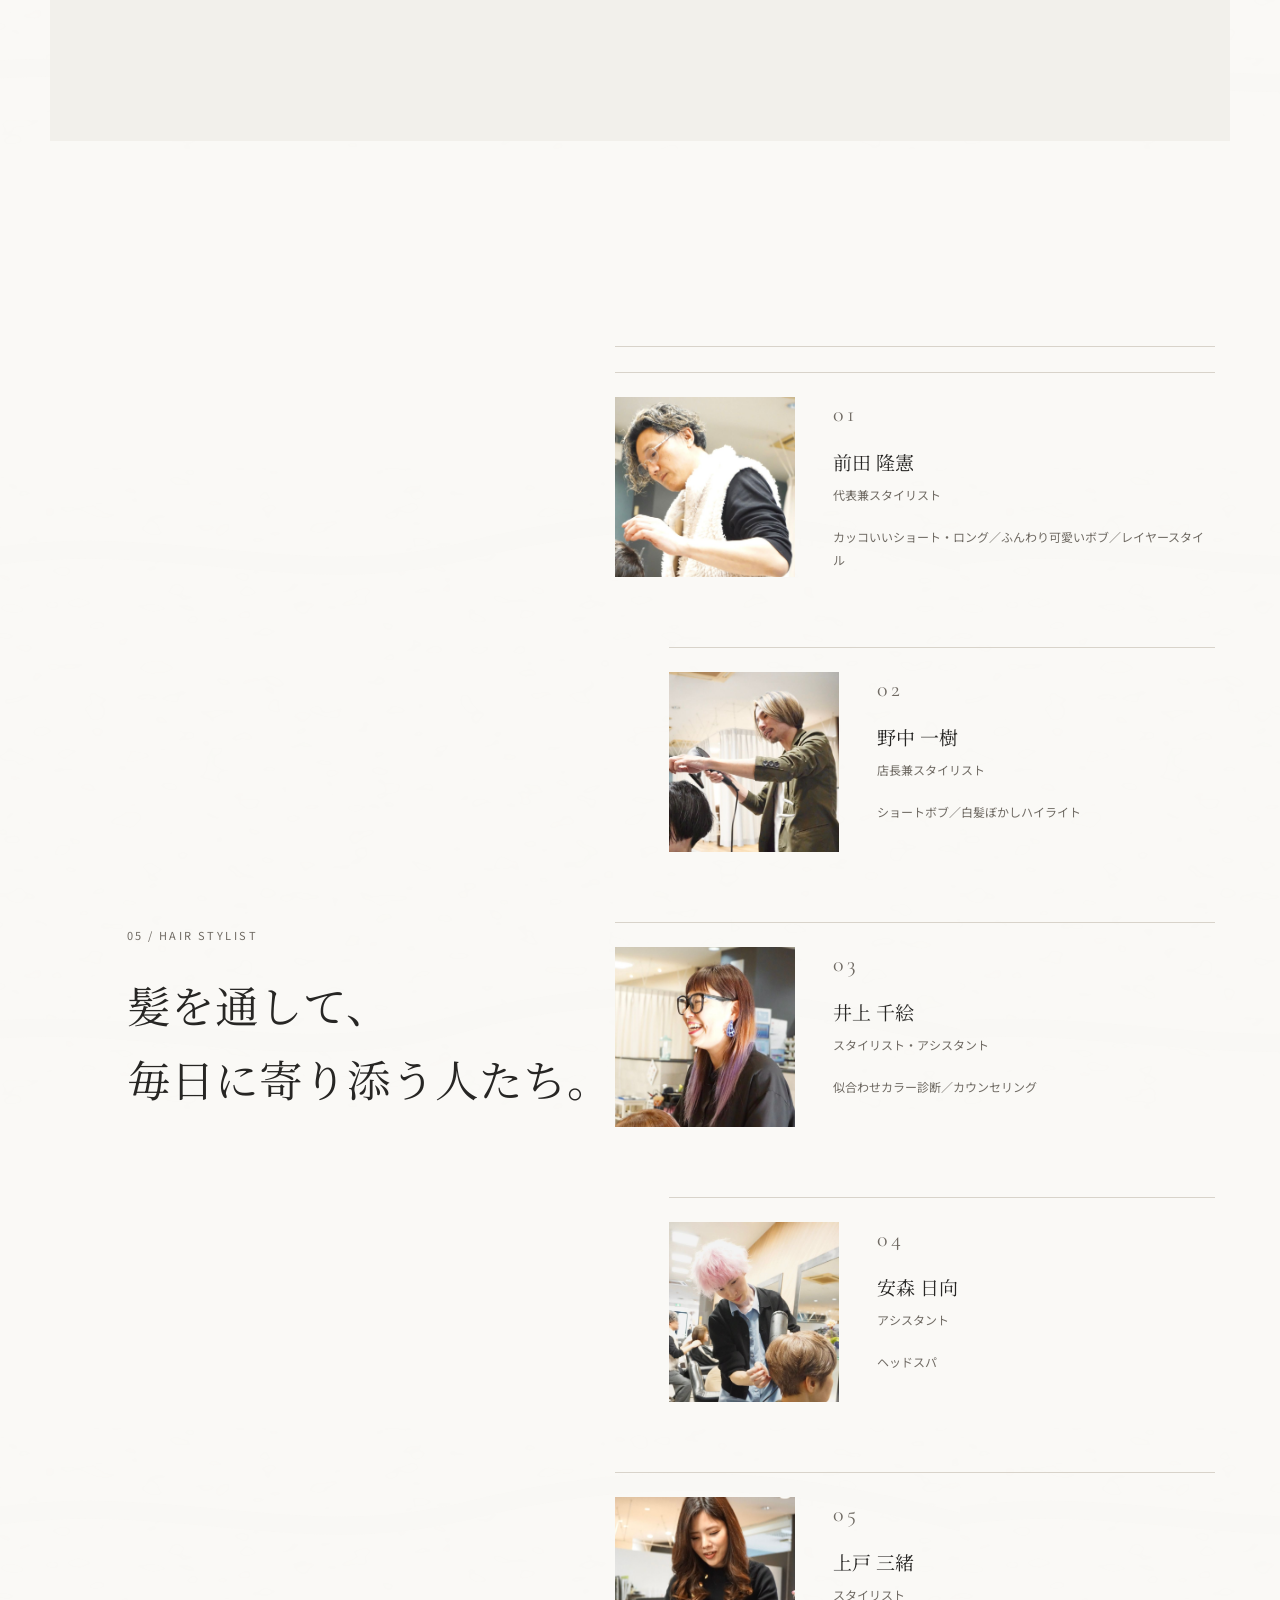
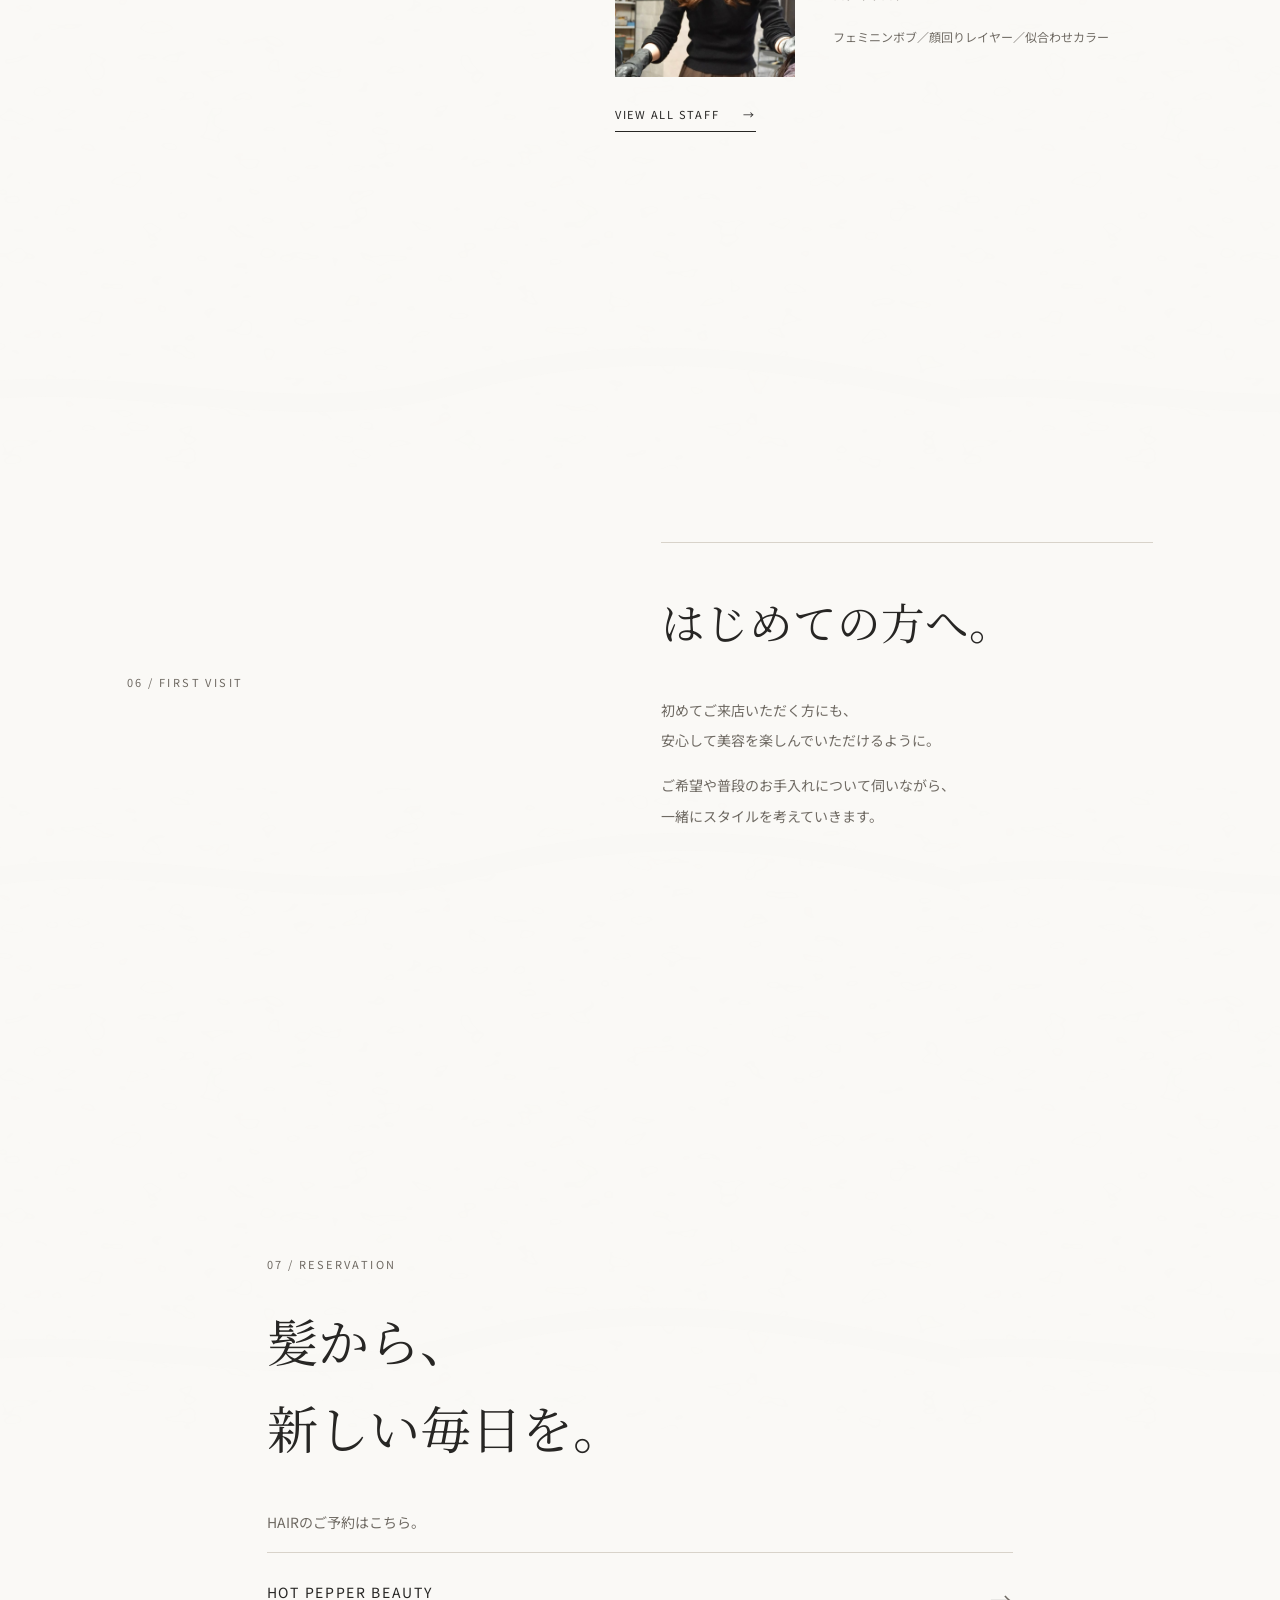
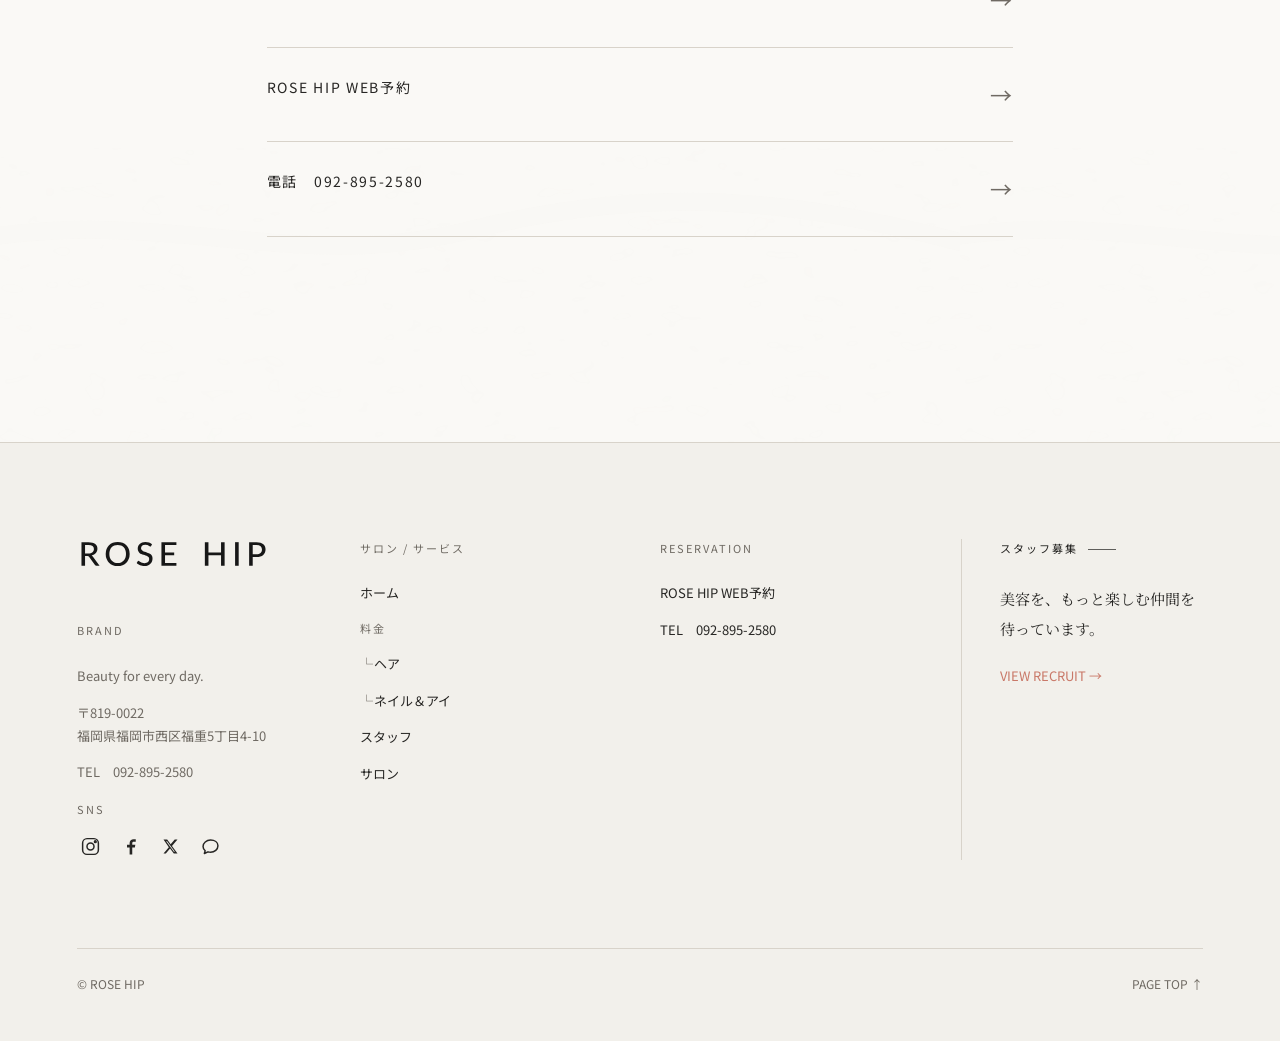
<file: hair.html>
<!doctype html>
<html lang="ja">
  <head>
    <meta name="robots" content="noindex,nofollow" />
    <meta charset="UTF-8" />
    <meta name="viewport" content="width=device-width, initial-scale=1.0" />
    <meta name="description" content="福岡市西区福重の美容室 ROSE HIPのヘアメニュー・料金をご案内します。カット、カラー、パーマ、トリートメント、美髪エステなどに対応しています。" />
    <title>ヘアメニュー・料金｜福岡市西区福重の美容室 ROSE HIP</title>
    <link rel="canonical" href="https://rosehip-hairsalon.com/hair.html" />
    <meta property="og:title" content="ヘアメニュー・料金｜福岡市西区福重の美容室 ROSE HIP" />
    <meta property="og:site_name" content="ROSE HIP" />
    <meta property="og:description" content="福岡市西区福重の美容室 ROSE HIPのヘアメニュー・料金をご案内します。カット、カラー、パーマ、トリートメント、美髪エステなどに対応しています。" />
    <meta property="og:url" content="https://rosehip-hairsalon.com/hair.html" />
    <meta property="og:type" content="website" />
    <meta property="og:image" content="https://rosehip-hairsalon.com/assets/ogp.png" />
    <meta name="twitter:card" content="summary_large_image" />
    <meta name="twitter:title" content="ヘアメニュー・料金｜福岡市西区福重の美容室 ROSE HIP" />
    <meta name="twitter:description" content="福岡市西区福重の美容室 ROSE HIPのヘアメニュー・料金をご案内します。カット、カラー、パーマ、トリートメント、美髪エステなどに対応しています。" />
    <meta name="twitter:image" content="https://rosehip-hairsalon.com/assets/ogp.png" />
    <link rel="apple-touch-icon" sizes="180x180" href="./rosehip-logo-favicon-assets/rosehip_brand/rosehip-icon-180.png" />
    <link rel="icon" type="image/svg+xml" href="./rosehip-logo-favicon-assets/rosehip_brand/rosehip-favicon.svg" />
    <link rel="preconnect" href="https://fonts.googleapis.com" />
    <link rel="preconnect" href="https://fonts.gstatic.com" crossorigin />
    <link href="https://fonts.googleapis.com/css2?family=Cormorant+Garamond:wght@400;500;600&family=Noto+Sans+JP:wght@400;500;600&family=Noto+Serif+JP:wght@400;500;600&display=swap" rel="stylesheet" />
    <link rel="stylesheet" href="./styles.css" />
    <link rel="stylesheet" href="./hair.css?v=20261008-1" />
  </head>
  <body class="hair-page">
    <header class="site-header hair-header" data-header>
      <a class="brand" href="./index.html" aria-label="ROSE HIP home"><img class="brand-logo" src="./rosehip-logo-favicon-assets/rosehip_brand/rosehip-logo.svg" alt="ROSE HIP" /></a>
      <nav class="desktop-nav" aria-label="メインナビゲーション"><a href="./index.html">ホーム</a><div class="nav-dropdown"><button class="nav-dropdown-toggle" type="button" aria-expanded="false" aria-haspopup="true" aria-controls="料金-menu">料金 <span aria-hidden="true">▼</span></button><div class="nav-dropdown-menu" id="料金-menu" role="menu"><a href="./hair.html" role="menuitem">ヘア</a><a href="./nail-eye.html" role="menuitem">ネイル＆アイ</a></div></div><a href="./staff.html">スタッフ</a><a href="./salon.html">サロン</a><a class="recruit-nav-link" href="./recruit.html">スタッフ募集</a><a class="reserve-link" href="#reservation">ご予約</a></nav>
      <a class="mobile-reserve" href="#reservation">ご予約</a><button class="menu-button" type="button" aria-expanded="false" aria-controls="mobile-menu">メニュー</button>
    </header>
      <div class="mobile-menu" id="mobile-menu" aria-hidden="true"><a href="./index.html">ホーム</a><div class="mobile-menu-group"><span>料金</span><a href="./hair.html">ヘア</a><a href="./nail-eye.html">ネイル＆アイ</a></div><a href="./staff.html">スタッフ</a><a href="./salon.html">サロン</a><a href="./recruit.html">スタッフ募集</a><a href="#reservation">ご予約</a></div>
    <main id="top">
      <section class="hair-hero"><p class="eyebrow">01 / PAGE</p><div class="hair-hero-copy"><p class="hair-label">HAIR</p><h1>髪から、<br />もっと自分らしく。</h1><p class="english-lead">Hair design for everyday life.</p></div><a class="scroll-cue hair-scroll" href="#concept">SCROLL <span>↓</span></a></section>
      <section class="hair-concept section reveal" id="concept"><div><p class="eyebrow">02 / HAIR CONCEPT</p></div><div class="concept-copy"><h2>毎日の髪を、<br />もっと好きになれるように。</h2><p class="body-copy">その人らしさやライフスタイルに寄り添いながら、<br />毎日を心地よく過ごせるヘアスタイルへ。</p><p class="body-copy">年齢や性別にとらわれず、<br />美容を楽しむ時間を大切にしています。</p></div></section>
      <section class="hair-style-placeholder section" aria-label="HAIR STYLE"><p class="eyebrow">03 / HAIR STYLE</p><div class="gallery-pending hair-gallery-pending"><h3>ヘアスタイルギャラリー</h3><p>ヘアスタイル写真は現在準備中です。<br />掲載まで今しばらくお待ちください。</p></div></section>
      <section class="menu-price section reveal" id="menu"><div class="menu-heading"><p class="eyebrow">04 / MENU &amp; PRICE</p><h2>髪を整える時間も、<br />心地よく。</h2></div><div class="price-table">
        <div class="price-category"><h3>SET MENU</h3><div class="price-list"><div><span>シークエンスカラー（ショート）</span><em>約70分</em><strong>¥11,000</strong></div><div><span>シークエンスカラー（ミディアム）</span><em>約80分</em><strong>¥13,750</strong></div><div><span>シークエンスカラー（ロング）</span><em>約90分</em><strong>¥14,850</strong></div><div><span>シークエンスカラー（スーパーロング）</span><em>約120分</em><strong>¥16,500</strong></div><div><span>カット＋カラー＋シークエンスカラー<span class="menu-length">（ショート）</span></span><em>約110分</em><strong>¥15,400</strong></div><div><span>カット＋カラー＋シークエンスカラー<span class="menu-length">（ミディアム）</span></span><em>約120分</em><strong>¥17,600</strong></div><div><span>カット＋カラー＋シークエンスカラー<span class="menu-length">（ロング）</span></span><em>約140分</em><strong>¥19,800</strong></div><div><span>カット＋カラー＋シークエンスカラー<span class="menu-length">（スーパーロング）</span></span><em>約150分</em><strong>¥22,000</strong></div></div></div>
        <div class="price-category"><h3>CUT</h3><div class="price-list"><div><span>フロントカット</span><em>約5分</em><strong>¥1,210</strong></div><div><span>アイブローカット</span><em>約15分</em><strong>¥2,530</strong></div><div><span>チャイルドカット（小学生以下）</span><em>約30分</em><strong>¥2,860</strong></div><div><span>スクールカット（中学・高校生）</span><em>約40分</em><strong>¥3,630</strong></div><div><span>カット（一般）</span><em>約50分</em><strong>¥5,280</strong></div></div></div>
        <div class="price-category"><h3>HAIR ESTHETIC / 美髪エステ</h3><div class="price-list"><div><span>ショート／ミディアム</span><em>約90分</em><strong>通常 ¥10,000<br /><span class="price-discount-label">割引</span> ¥8,000</strong></div><div><span>ロング</span><em>約110分</em><strong>通常 ¥11,000<br /><span class="price-discount-label">割引</span> ¥8,800</strong></div><div><span>スーパーロング</span><em>約120分</em><strong>通常 ¥12,000<br /><span class="price-discount-label">割引</span> ¥9,600</strong></div></div><p class="price-note price-note--discount">※通常価格で施術を受けて45日以内であれば割引価格での対応となります。</p></div>
        <div class="price-category price-category--color"><h3>COLOR</h3><div class="color-groups"><section class="color-group"><h4>01｜ファッションカラー</h4><div class="price-list"><div><span>リタッチ</span><em>約60分</em><strong>¥5,500</strong></div><div><span>フルカラー</span><em>約60分</em><strong>¥6,600</strong></div><div><span>カラー＆ヘナ</span><em>約60分</em><strong>¥7,250</strong></div><div><span>Wカラー</span><em>約70分</em><strong>¥12,100</strong></div></div></section><section class="color-group"><h4>02｜グレイカラー</h4><div class="price-list"><div><span>リタッチ</span><em>約60分</em><strong>¥5,500</strong></div><div><span>カラー＆ヘナ</span><em>約60分</em><strong>¥7,250</strong></div><div><span>Wカラー</span><em>約70分</em><strong>¥11,000</strong></div></div></section><section class="color-group"><h4>03｜ホイルカラー</h4><div class="price-list"><div><span>ワンホイルカラー</span><em>約30分</em><strong>¥1,210</strong></div><div><span>10ホイルカラー</span><em>約40分</em><strong>¥4,730</strong></div><div><span>ハーフホイルカラー</span><em>約60分</em><strong>¥9,350</strong></div><div><span>フルホイルカラー</span><em>約70分</em><strong>¥12,650</strong></div></div></section><section class="color-group"><h4>04｜その他カラー</h4><div class="price-list"><div><span>ピグメントトナー</span><em>約30分</em><strong>¥2,750</strong></div><div><span>ポイントカラー</span><em>約35分</em><strong>¥2,750</strong></div><div><span>マニキュア</span><em>約60分</em><strong>¥6,600</strong></div><div><span>ハーブカラー</span><em>約80分</em><strong>¥7,150</strong></div><div><span>ブリーチ</span><em>約80分</em><strong>¥7,480</strong></div></div></section></div></div>
        <div class="price-category price-category--perm"><h3>PERM</h3><div class="color-groups"><section class="color-group"><h4>01｜その他パーマ</h4><div class="price-list"><div><span>フロントシルエット</span><em>約35分</em><strong>¥3,850</strong></div><div><span>バックシルエット</span><em>約35分</em><strong>¥3,850</strong></div></div></section><section class="color-group"><div class="price-list"><div><span>ニュアンスカール <span class="perm-treatment">クリニック</span></span><em>約120分</em><strong>¥9,900</strong></div><div><span>ベーシックパーマ <span class="perm-treatment">クリニック</span></span><em>約130分</em><strong>¥11,220</strong></div><div><span>シフォンカール <span class="perm-treatment">クリニック</span></span><em>約130分</em><strong>¥11,990</strong></div><div><span>ワイルドウェーブ <span class="perm-treatment">クリニック</span></span><em>約190分</em><strong>¥16,500</strong></div></div></section><section class="color-group"><h4>02｜デジタルパーマ</h4><div class="price-list"><div><span>美革デジタルパーマ</span><em>約180分</em><strong>¥18,370</strong></div></div></section></div></div>
        <div class="price-category price-category--treatment"><h3>TREATMENT</h3><div class="price-list"><div><span>ファイバープレックス</span><strong>¥1,870</strong></div><div><span>キューテック</span><em>約10分</em><strong>¥1,870</strong></div><div><span>アルカリ・過水ケア</span><em>約10分</em><strong>¥2,970</strong></div><div><span>オージュア</span><em>約20～30分</em><strong>¥7,480</strong></div></div><section class="treatment-group"><h4>形状変化トリートメント</h4><div class="price-list"><div><span>ストレートタッチ</span><em>約90分</em><strong>¥15,180</strong></div><div><span>ボリュームタッチ</span><em>約100分</em><strong>¥17,600</strong></div><div><span>ウェーブタッチ</span><em>約120分</em><strong>¥20,020</strong></div></div></section></div>
        <div class="price-category"><h3>SHAMPOO / SPA</h3><div class="price-list"><div><span>炭酸スパ</span><em>約10分</em><strong>¥1,870</strong></div><div><span>シャンプー</span><em>約15分</em><strong>¥1,870</strong></div><div><span>マッサージシャンプー</span><em>約15分</em><strong>¥1,870</strong></div></div></div>
      </div></section>
      <section class="hair-stylist section reveal" id="stylist"><div class="stylist-heading"><p class="eyebrow">05 / HAIR STYLIST</p><h2>髪を通して、<br />毎日に寄り添う人たち。</h2></div><div class="stylist-content"><div class="stylist-list"><article class="stylist-profile"><img class="stylist-placeholder" src="./assets/images/staff/maeda.jpg" alt="前田 隆憲" /><div class="stylist-profile__copy"><p class="stylist-number">01</p><b>前田 隆憲</b><small>代表兼スタイリスト</small><span>カッコいいショート・ロング／ふんわり可愛いボブ／レイヤースタイル</span></div></article><article class="stylist-profile"><img class="stylist-placeholder" src="./assets/images/staff/nonaka.jpg" alt="野中 一樹" /><div class="stylist-profile__copy"><p class="stylist-number">02</p><b>野中 一樹</b><small>店長兼スタイリスト</small><span>ショートボブ／白髪ぼかしハイライト</span></div></article><article class="stylist-profile"><img class="stylist-placeholder" src="./assets/images/staff/inoue.jpg" alt="井上 千絵" /><div class="stylist-profile__copy"><p class="stylist-number">03</p><b>井上 千絵</b><small>スタイリスト・アシスタント</small><span>似合わせカラー診断／カウンセリング</span></div></article><article class="stylist-profile"><img class="stylist-placeholder" src="./assets/images/staff/yasumori.jpg" alt="安森 日向" /><div class="stylist-profile__copy"><p class="stylist-number">04</p><b>安森 日向</b><small>アシスタント</small><span>ヘッドスパ</span></div></article><article class="stylist-profile"><img class="stylist-placeholder" src="./assets/images/staff/kamito.jpg" alt="上戸 三緒" /><div class="stylist-profile__copy"><p class="stylist-number">05</p><b>上戸 三緒</b><small>スタイリスト</small><span>フェミニンボブ／顔回りレイヤー／似合わせカラー</span></div></article></div><a class="text-link" href="./staff.html">VIEW ALL STAFF <span>→</span></a></div></section>
      <section class="first-visit section reveal" id="first-visit"><p class="eyebrow">06 / FIRST VISIT</p><div class="first-visit-copy"><h2>はじめての方へ。</h2><p class="body-copy">初めてご来店いただく方にも、<br />安心して美容を楽しんでいただけるように。</p><p class="body-copy">ご希望や普段のお手入れについて伺いながら、<br />一緒にスタイルを考えていきます。</p></div></section>
      <section class="hair-reservation section reveal" id="reservation"><p class="eyebrow">07 / RESERVATION</p><h2>髪から、<br />新しい毎日を。</h2><p class="body-copy">HAIRのご予約はこちら。</p><div class="reservation-list"><a href="https://beauty.hotpepper.jp/slnH000067615/" target="_blank" rel="noopener"><span>HOT PEPPER BEAUTY</span><span>→</span></a><a href="https://rosehip.plus2.vc/sprsv/contents_select.php" target="_blank" rel="noopener"><span>ROSE HIP WEB予約</span><span>→</span></a><a href="tel:0928952580"><span>電話　092-895-2580</span><span>→</span></a></div></section>
    </main>
    <footer class="footer"><div class="footer-brand">ROSE HIP</div><div class="footer-links"><a href="./hair.html">HAIR</a><a href="./nail-eye.html">NAIL &amp; EYE</a><a href="./staff.html">STAFF</a><a href="./salon.html">SALON</a><a href="./recruit.html">RECRUIT</a><a href="#reservation">RESERVE</a></div><div class="footer-meta"><span>福岡県福岡市西区福重5丁目4-10</span><span>© ROSE HIP</span></div></footer>
    <script src="./script.js?v=42c86e5"></script><script src="./nav-ja.js?v=6391575"></script>
  </body>
</html>
</file>
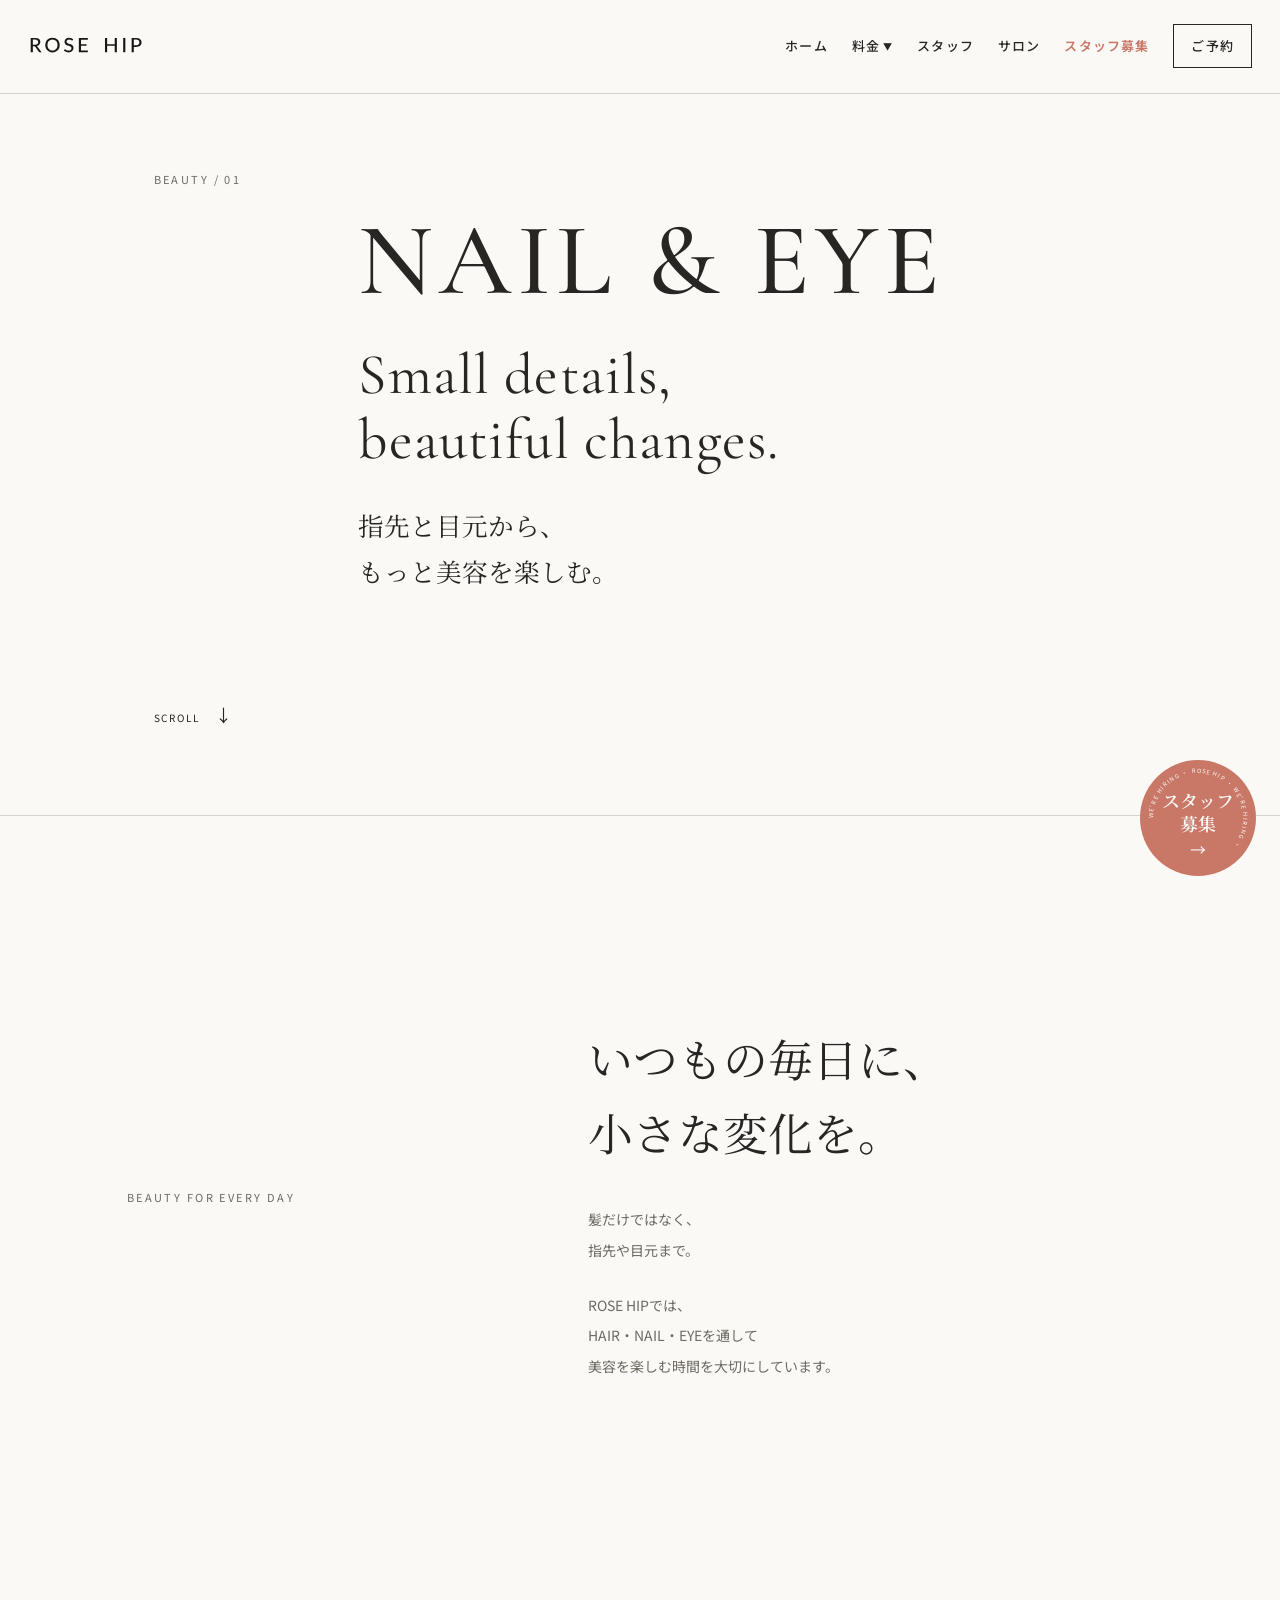
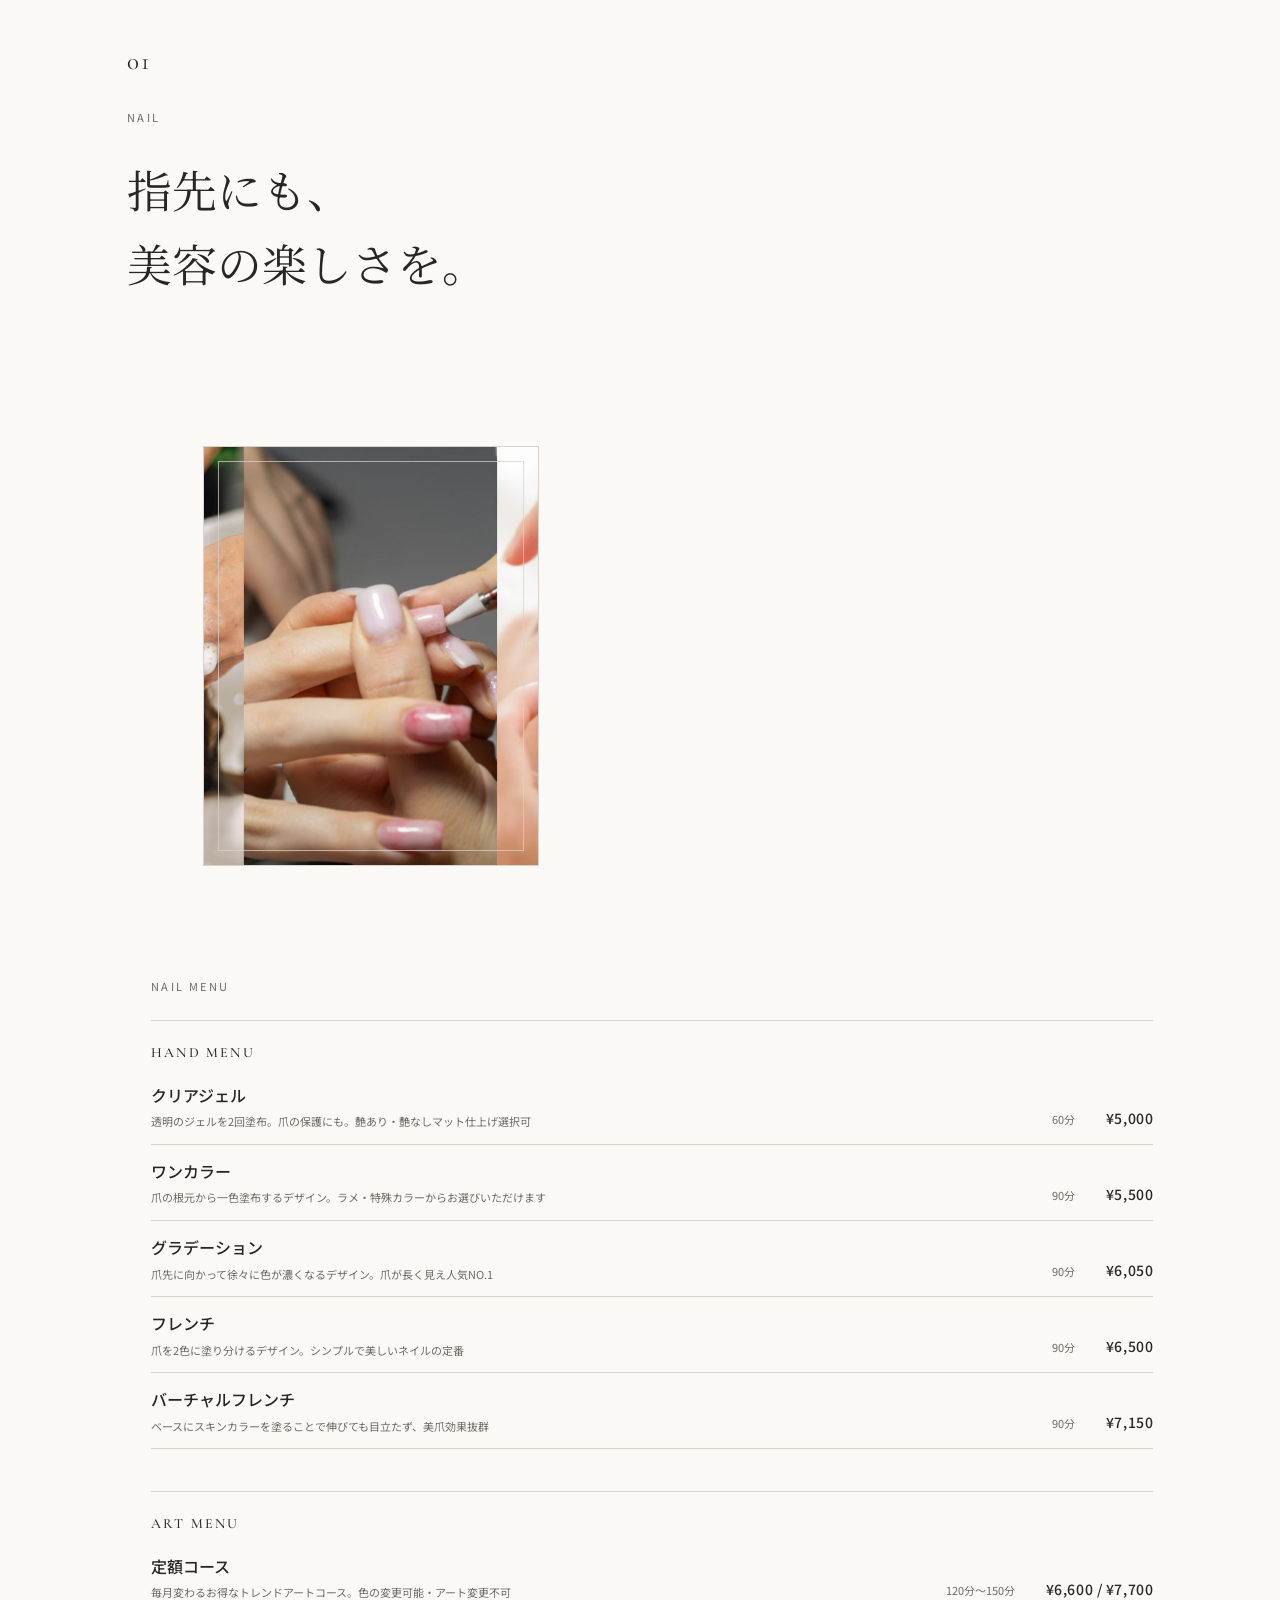
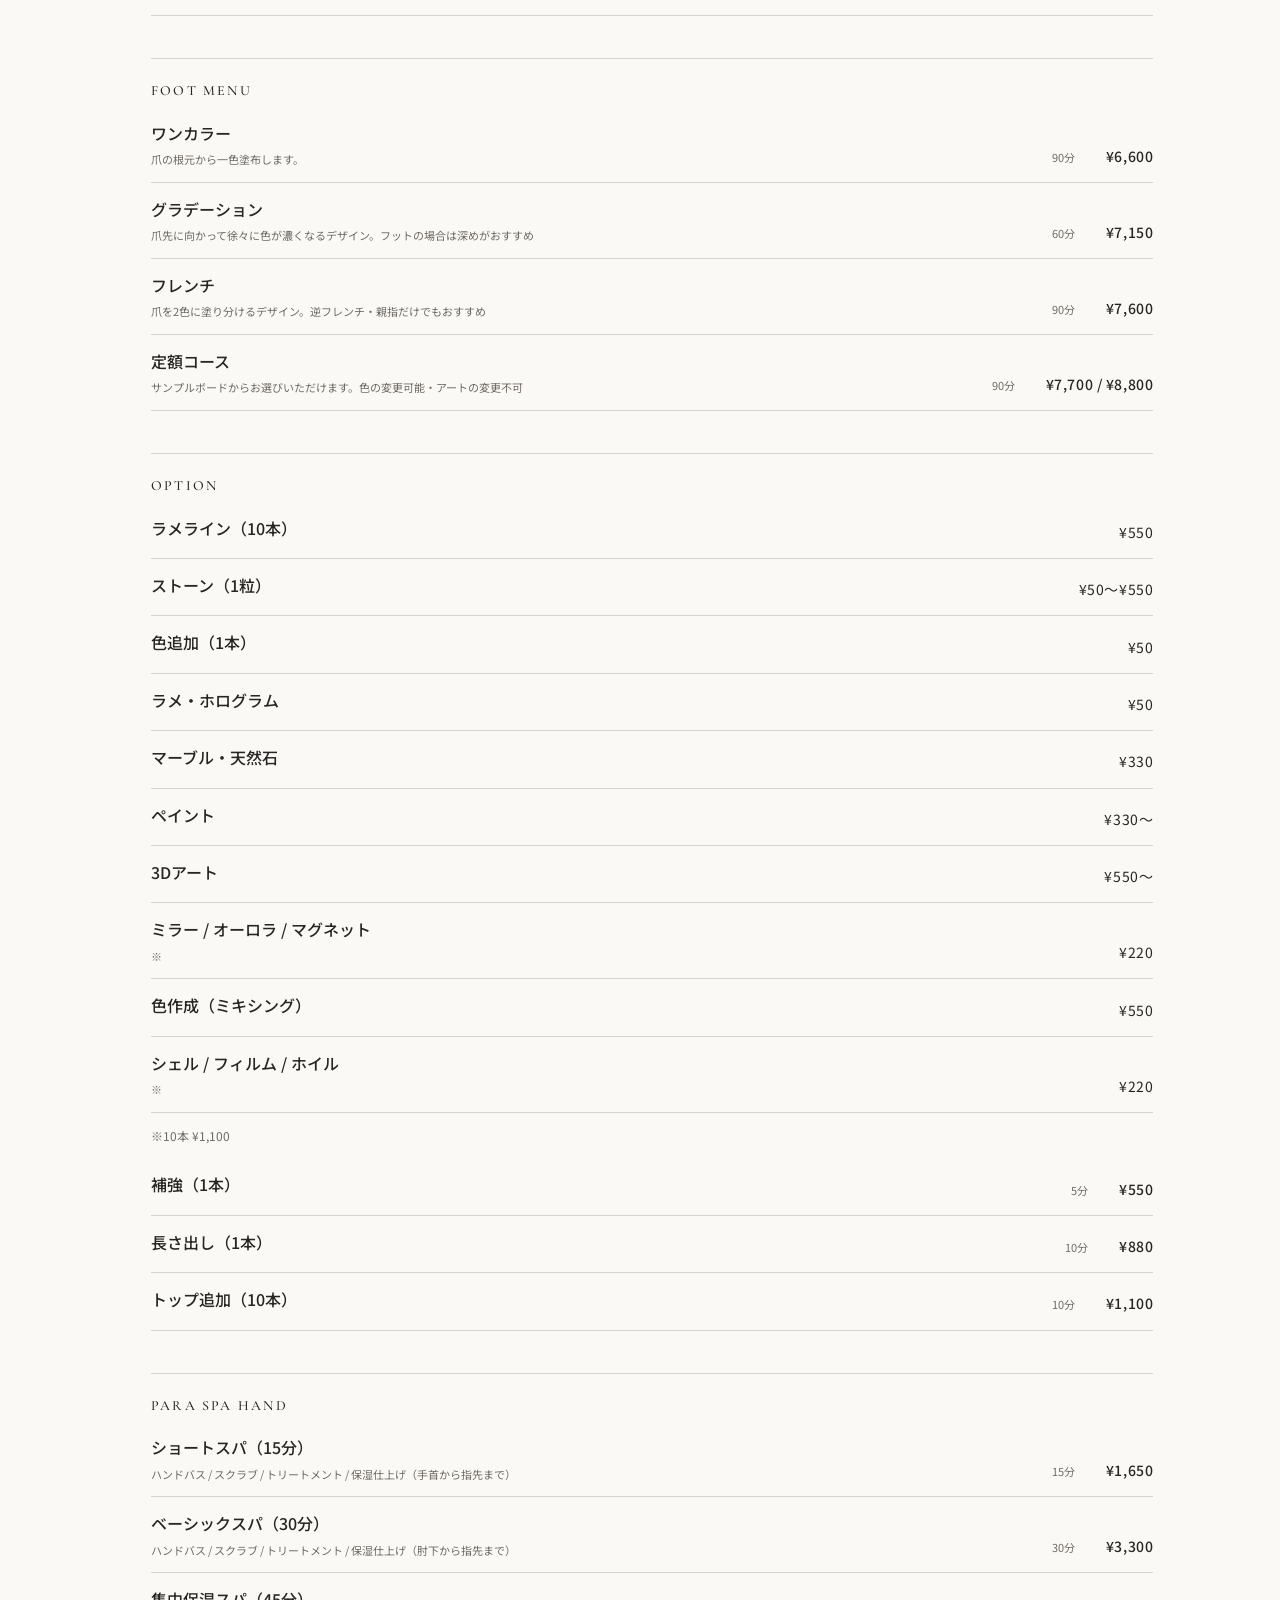
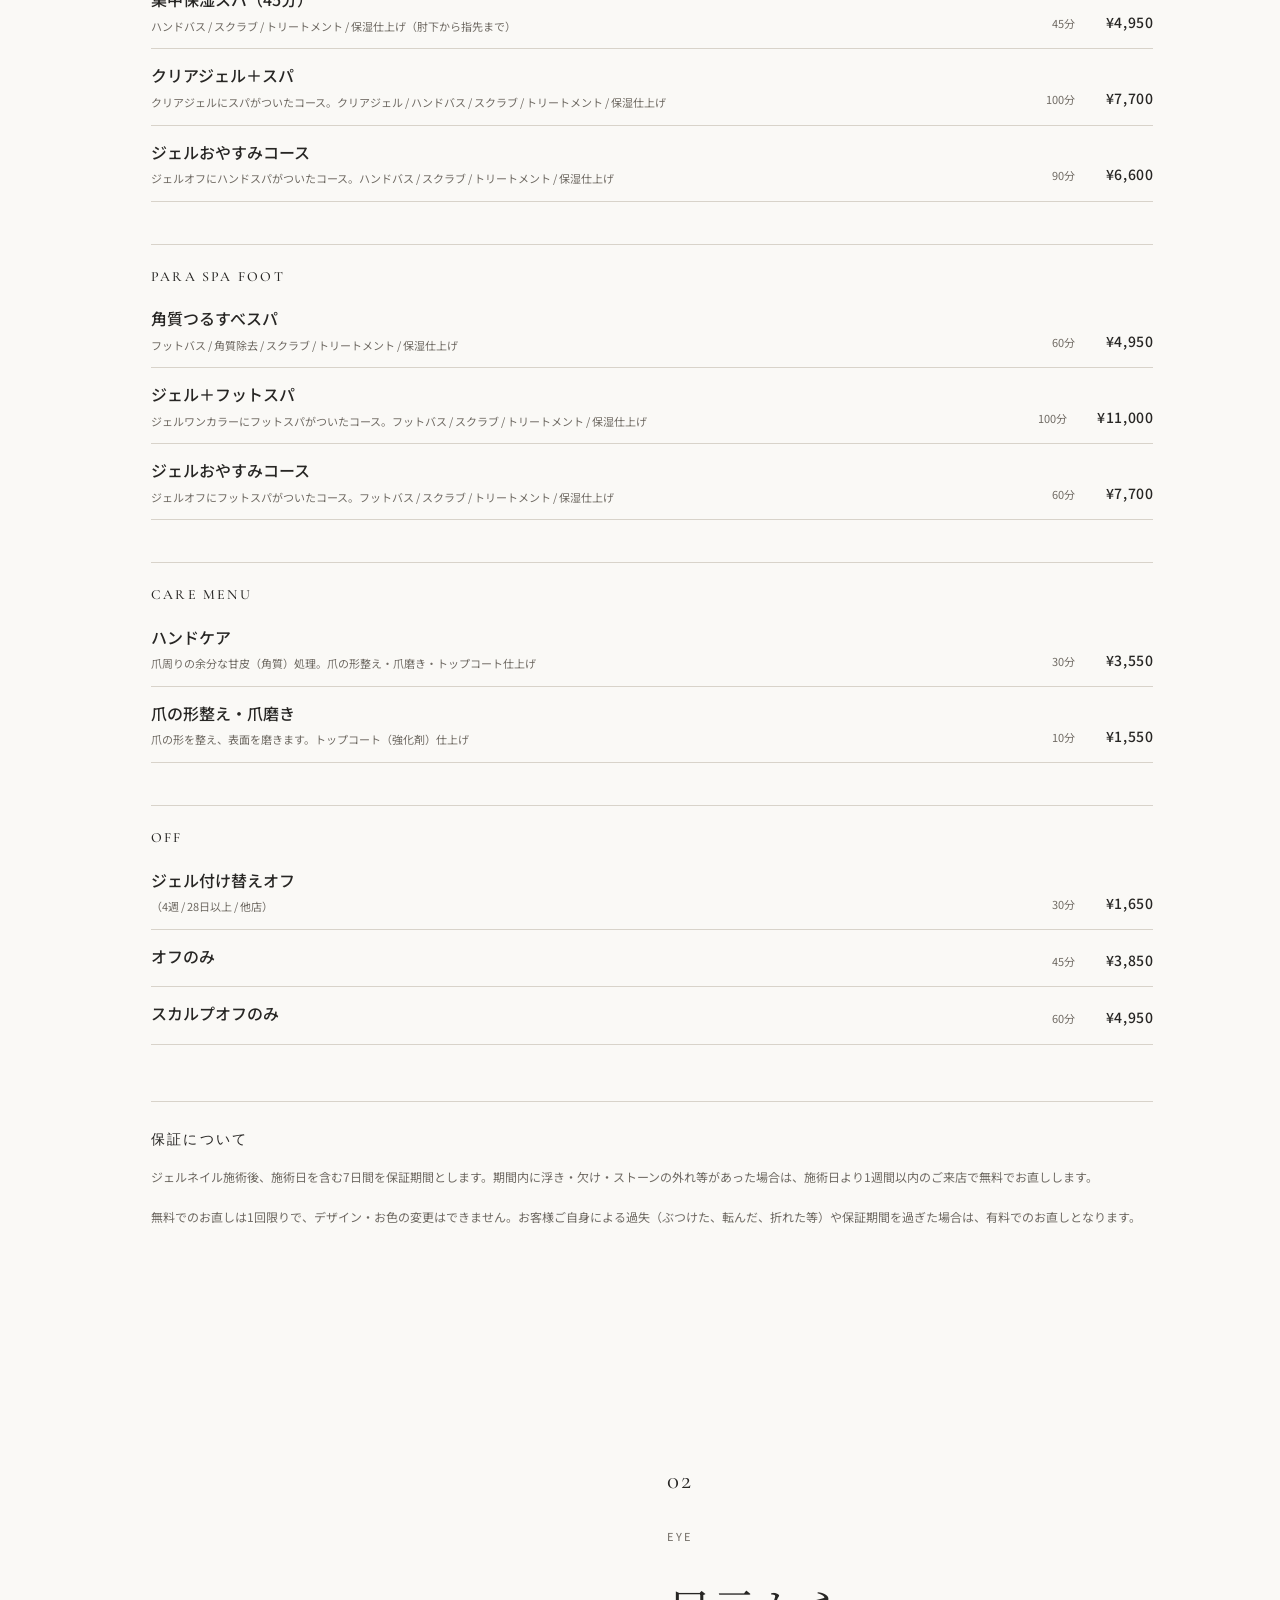
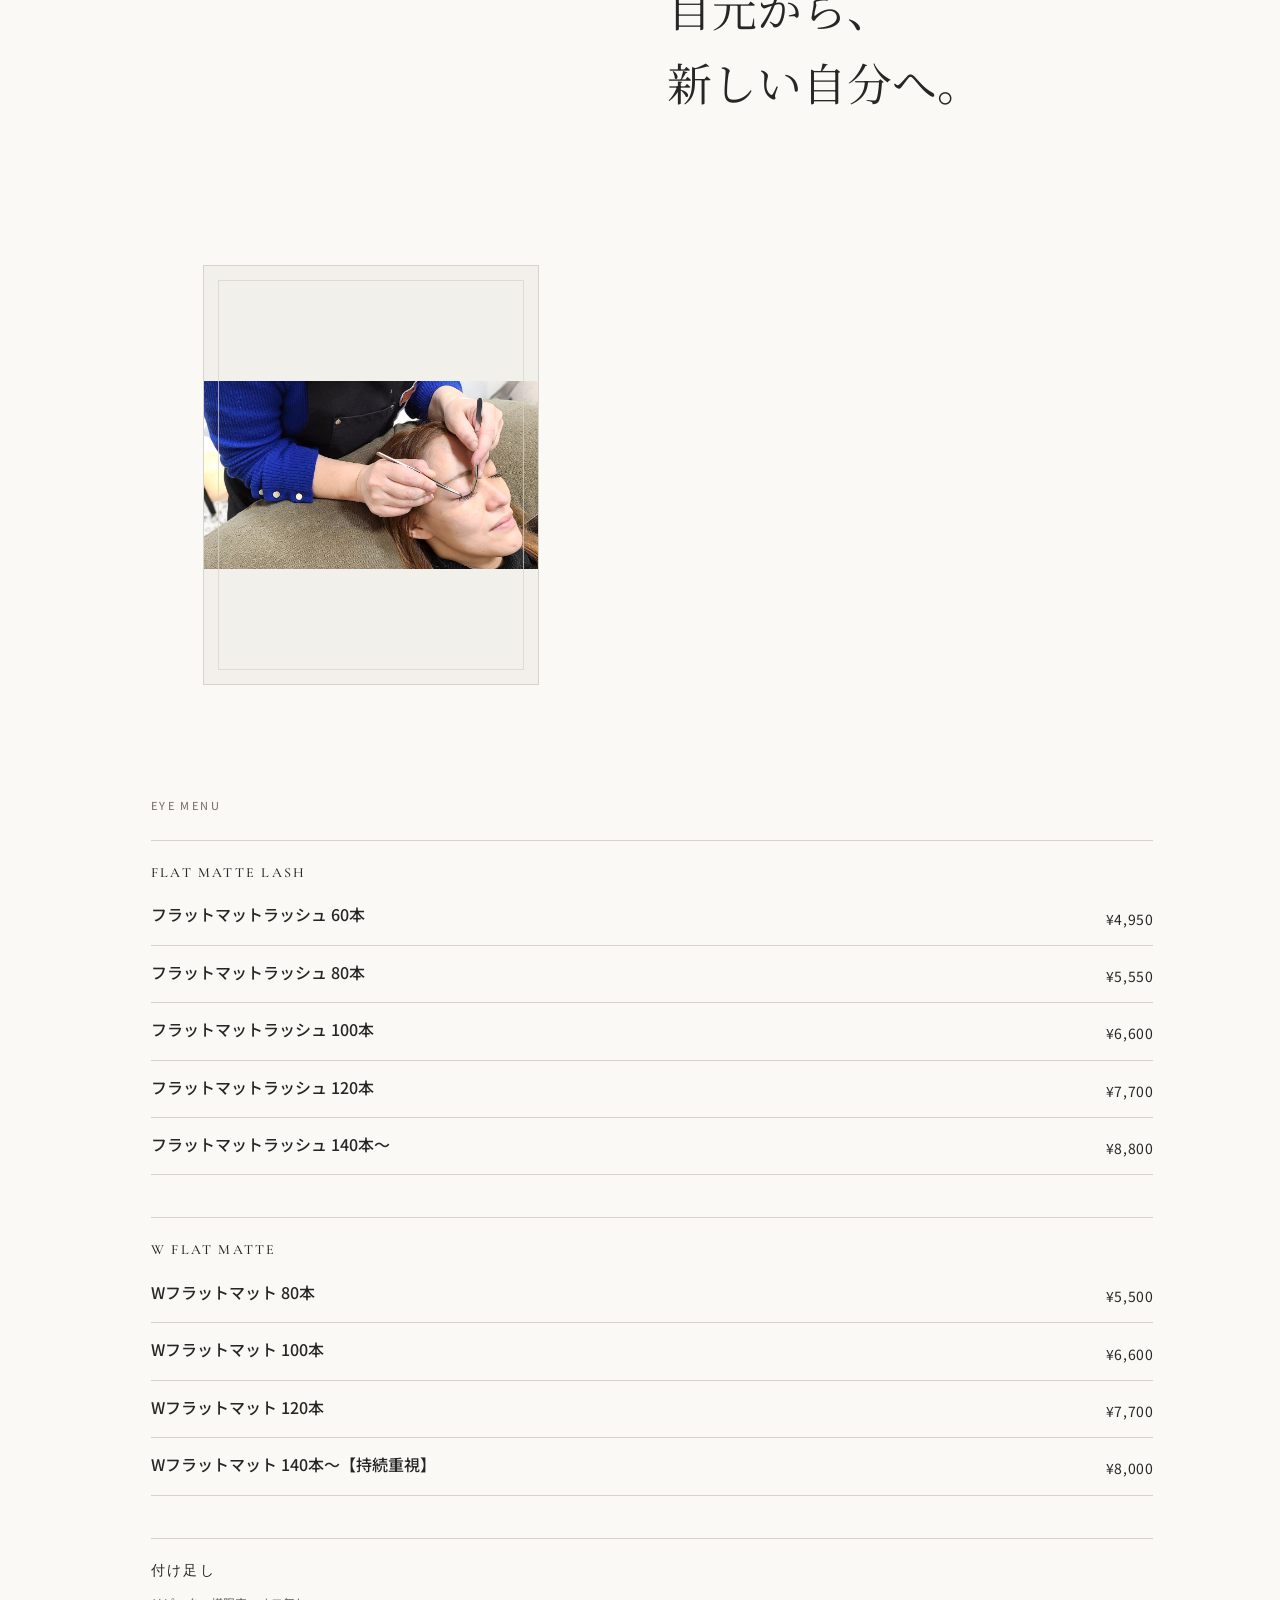
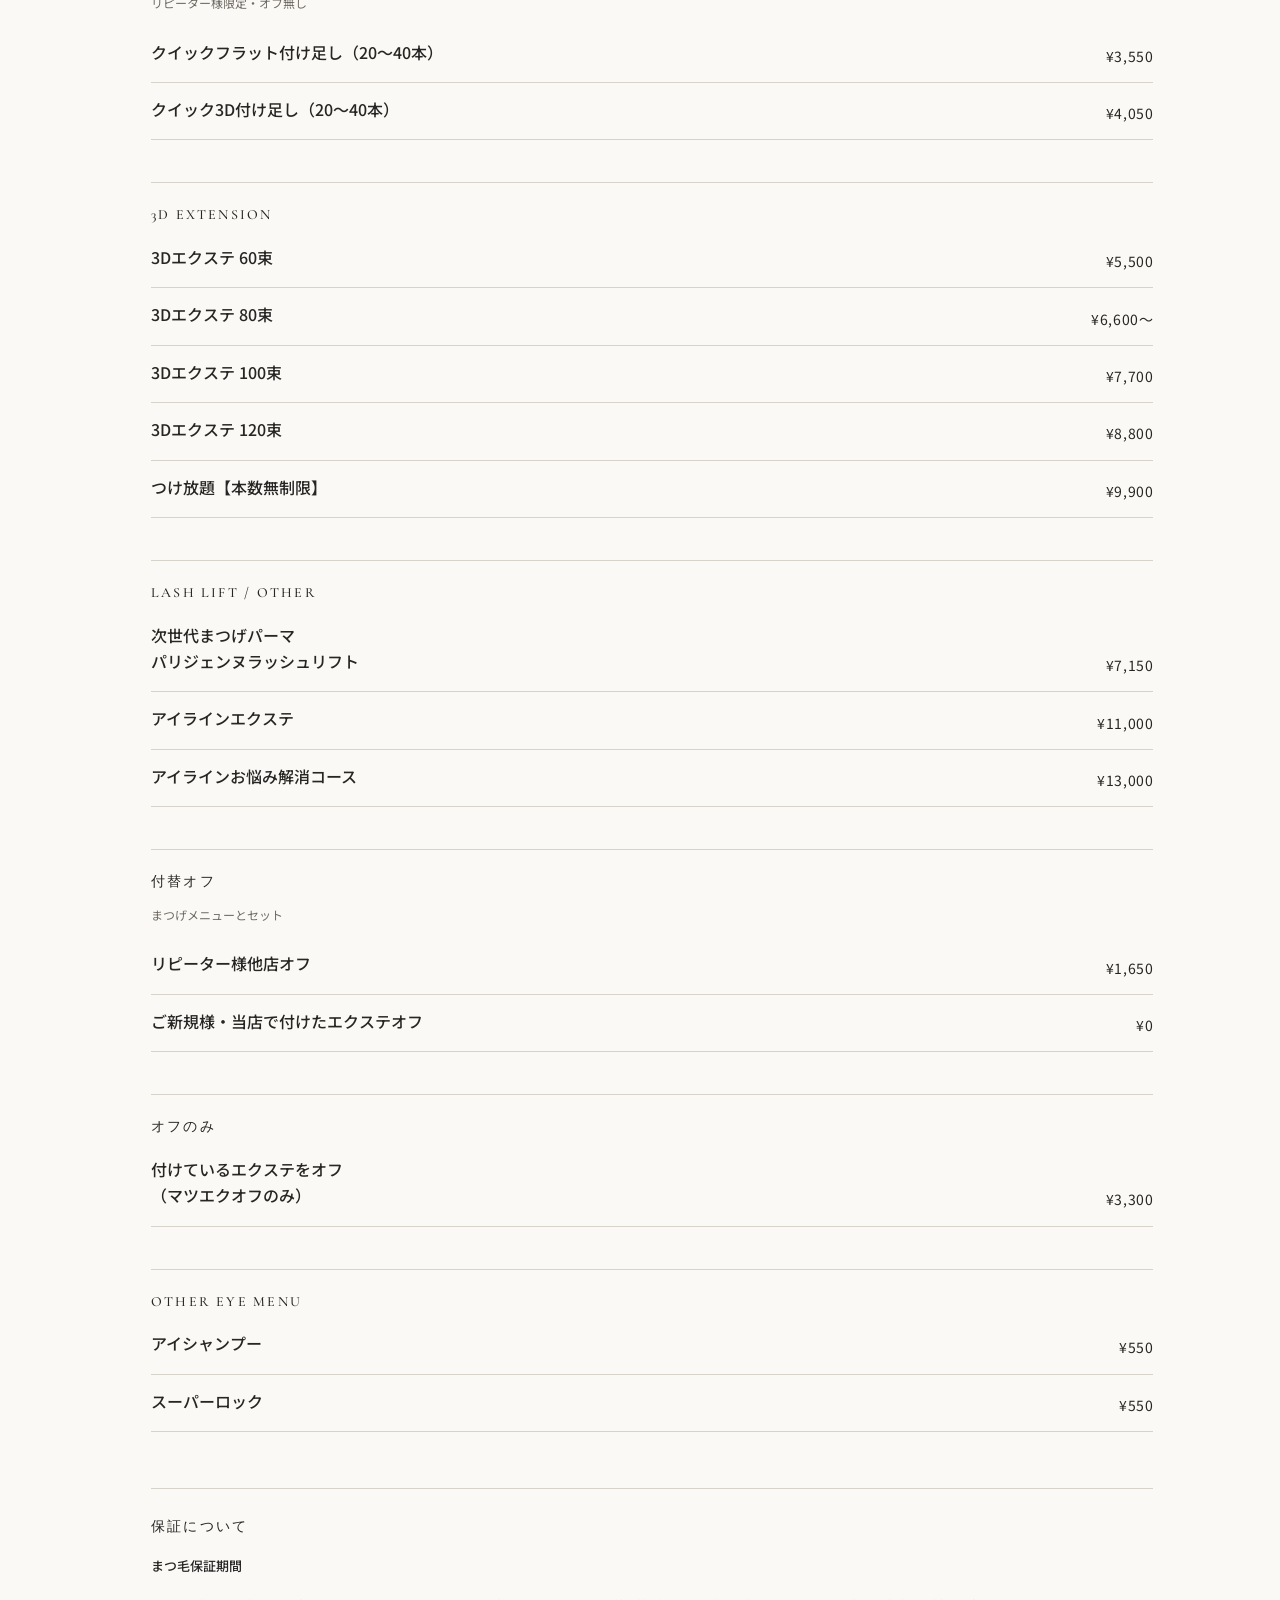
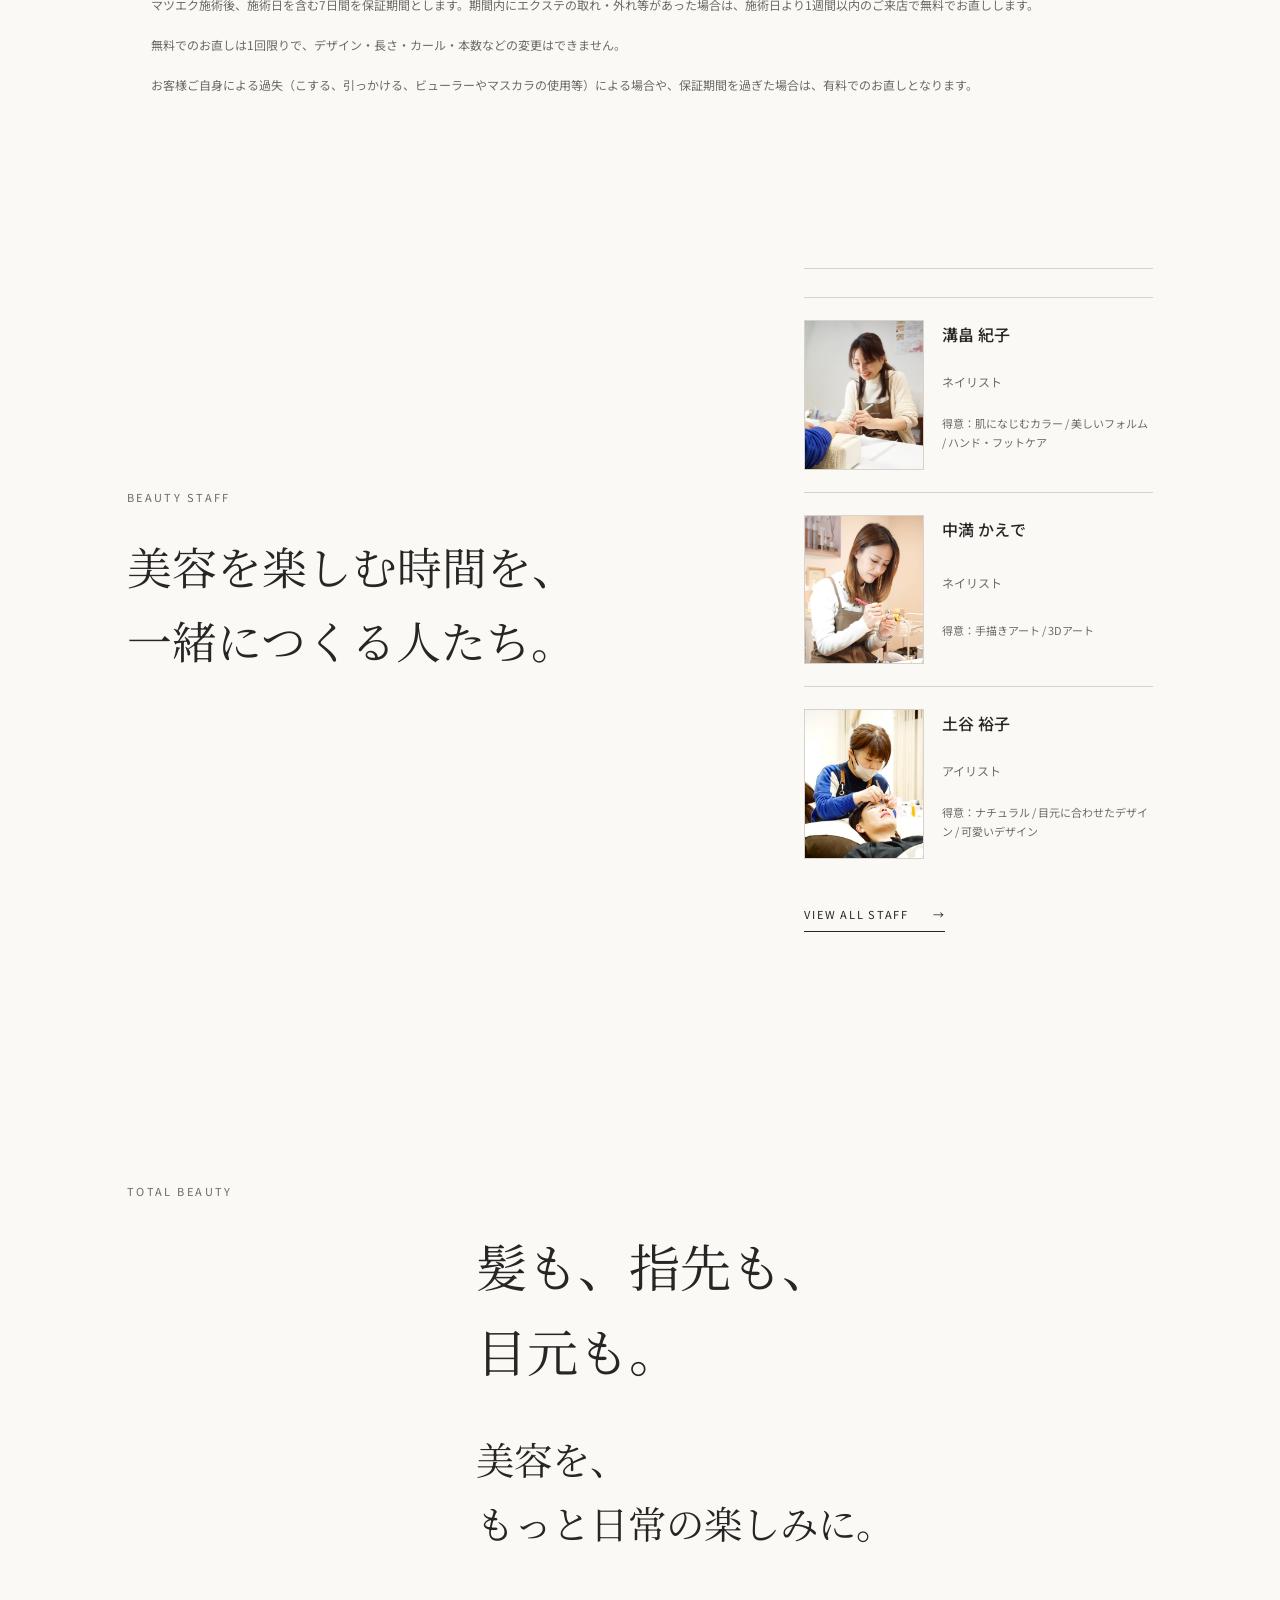
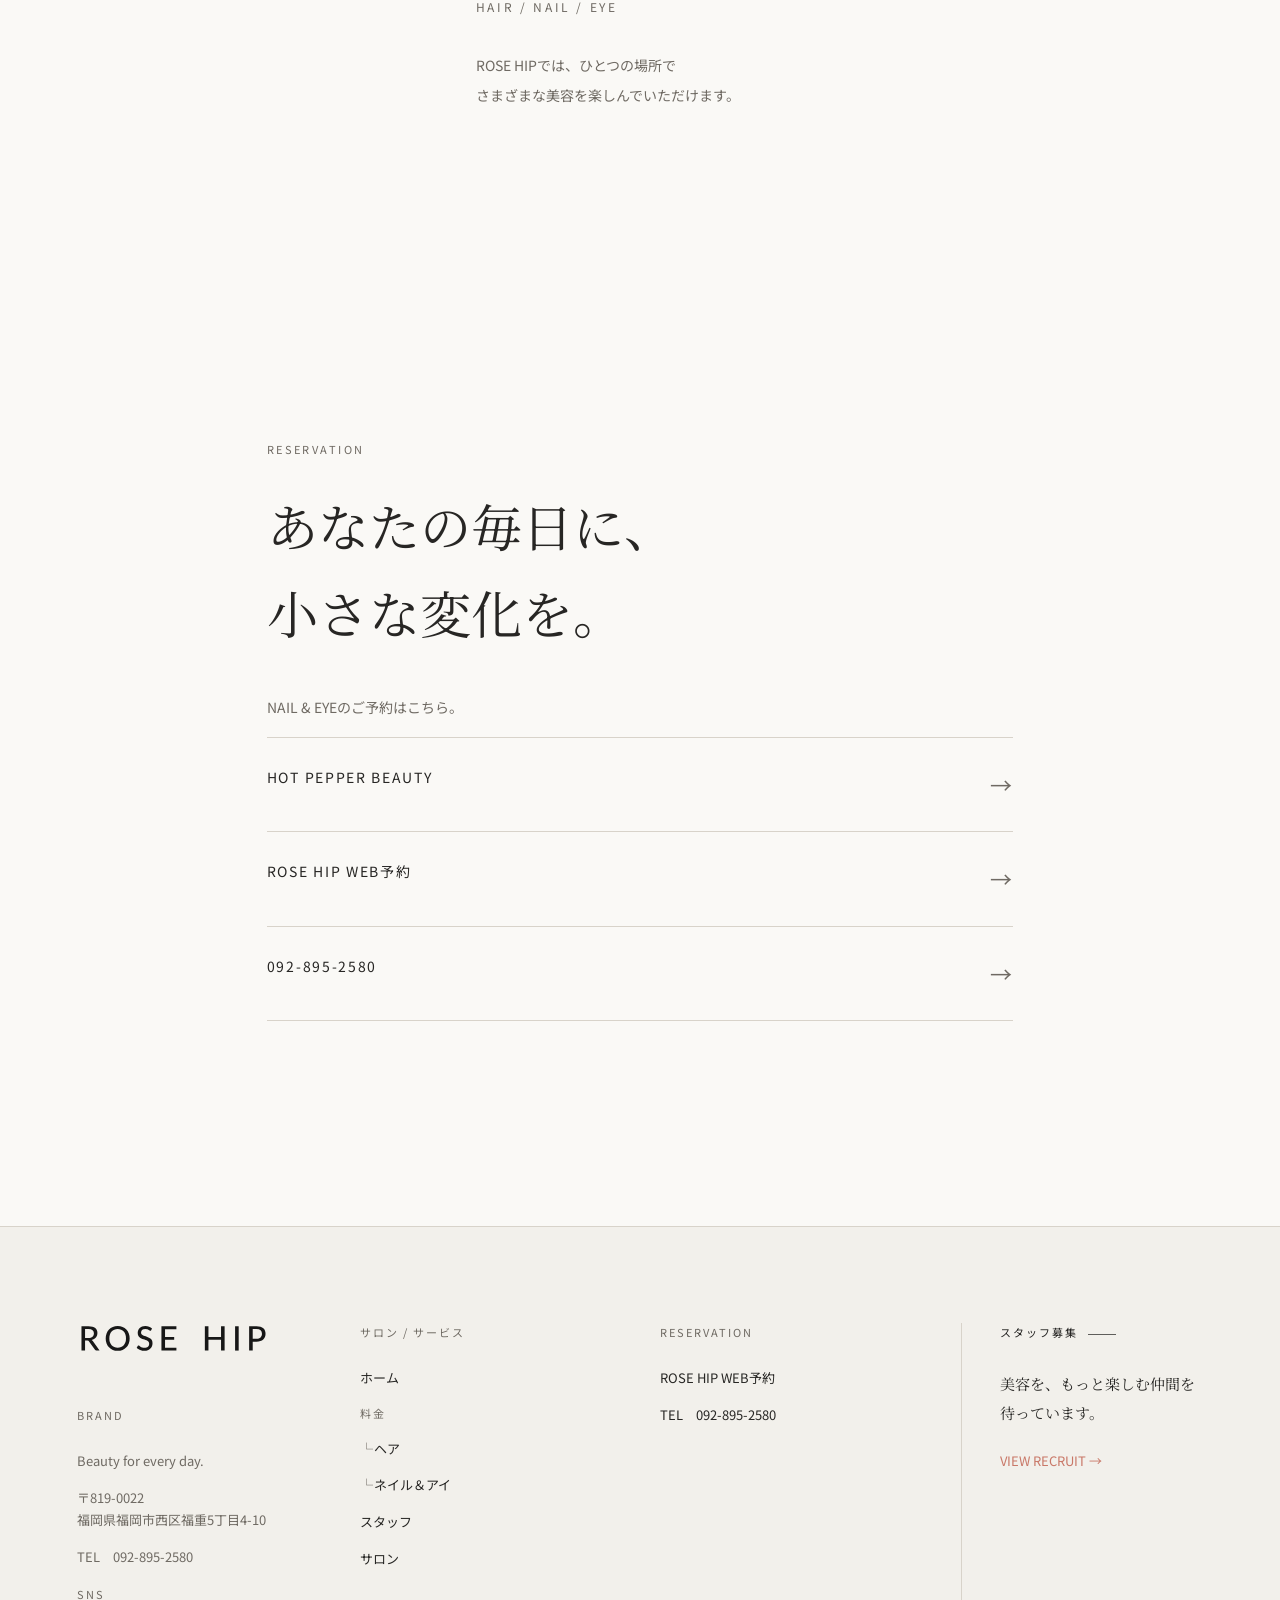
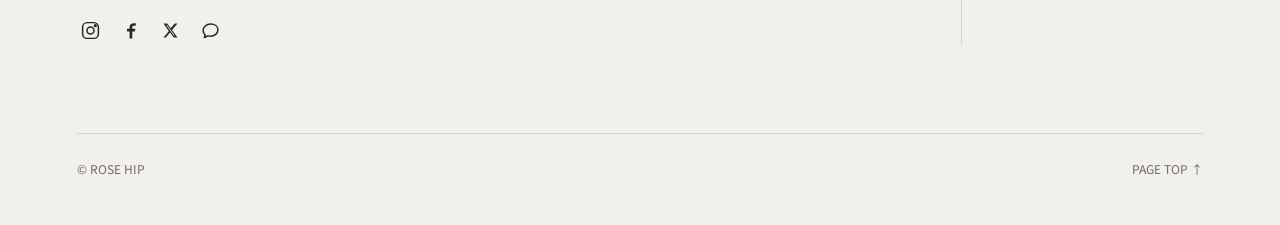
<file: nail-eye.html>
<!doctype html>
<html lang="ja">
  <head>
    <meta name="robots" content="noindex,nofollow" />
    <meta charset="UTF-8" />
    <meta name="viewport" content="width=device-width, initial-scale=1.0" />
    <meta name="description" content="ROSE HIPのネイル・アイメニューをご案内します。ネイル、ケア、まつげエクステ、ラッシュリフトなど、指先と目元の美容をご提案します。" />
    <title>ネイル・アイメニュー｜ROSE HIP 福岡市西区福重</title>
    <link rel="canonical" href="https://rosehip-hairsalon.com/nail-eye.html" />
    <meta property="og:title" content="ネイル・アイメニュー｜ROSE HIP 福岡市西区福重" />
    <meta property="og:site_name" content="ROSE HIP" />
    <meta property="og:description" content="ROSE HIPのネイル・アイメニューをご案内します。ネイル、ケア、まつげエクステ、ラッシュリフトなど、指先と目元の美容をご提案します。" />
    <meta property="og:url" content="https://rosehip-hairsalon.com/nail-eye.html" />
    <meta property="og:type" content="website" />
    <meta property="og:image" content="https://rosehip-hairsalon.com/assets/ogp.png" />
    <meta name="twitter:card" content="summary_large_image" />
    <meta name="twitter:title" content="ネイル・アイメニュー｜ROSE HIP 福岡市西区福重" />
    <meta name="twitter:description" content="ROSE HIPのネイル・アイメニューをご案内します。ネイル、ケア、まつげエクステ、ラッシュリフトなど、指先と目元の美容をご提案します。" />
    <meta name="twitter:image" content="https://rosehip-hairsalon.com/assets/ogp.png" />
    <link rel="apple-touch-icon" sizes="180x180" href="./rosehip-logo-favicon-assets/rosehip_brand/rosehip-icon-180.png" />
    <link rel="icon" type="image/svg+xml" href="./rosehip-logo-favicon-assets/rosehip_brand/rosehip-favicon.svg" />
    <link rel="preconnect" href="https://fonts.googleapis.com" />
    <link rel="preconnect" href="https://fonts.gstatic.com" crossorigin />
    <link href="https://fonts.googleapis.com/css2?family=Cormorant+Garamond:wght@400;500;600&family=Noto+Sans+JP:wght@400;500;600&family=Noto+Serif+JP:wght@400;500;600&display=swap" rel="stylesheet" />
    <link rel="stylesheet" href="./styles.css" />
    <link rel="stylesheet" href="./nail-eye.css" />
  </head>
  <body class="beauty-page">
    <header class="site-header beauty-header" data-header>
      <a class="brand" href="./index.html" aria-label="ROSE HIP home"><img class="brand-logo" src="./rosehip-logo-favicon-assets/rosehip_brand/rosehip-logo.svg" alt="ROSE HIP" /></a>
      <nav class="desktop-nav" aria-label="メインナビゲーション"><a href="./index.html">ホーム</a><div class="nav-dropdown"><button class="nav-dropdown-toggle" type="button" aria-expanded="false" aria-haspopup="true" aria-controls="料金-menu">料金 <span aria-hidden="true">▼</span></button><div class="nav-dropdown-menu" id="料金-menu" role="menu"><a href="./hair.html" role="menuitem">ヘア</a><a href="./nail-eye.html" role="menuitem">ネイル＆アイ</a></div></div><a href="./staff.html">スタッフ</a><a href="./salon.html">サロン</a><a class="recruit-nav-link" href="./recruit.html">スタッフ募集</a><a class="reserve-link" href="#reservation">ご予約</a></nav>
      <a class="mobile-reserve" href="#reservation">ご予約</a><button class="menu-button" type="button" aria-expanded="false" aria-controls="mobile-menu">メニュー</button>
    </header>
      <div class="mobile-menu" id="mobile-menu" aria-hidden="true"><a href="./index.html">ホーム</a><div class="mobile-menu-group"><span>料金</span><a href="./hair.html">ヘア</a><a href="./nail-eye.html">ネイル＆アイ</a></div><a href="./staff.html">スタッフ</a><a href="./salon.html">サロン</a><a href="./recruit.html">スタッフ募集</a><a href="#reservation">ご予約</a></div>

    <main id="top">
      <section class="beauty-hero"><p class="eyebrow">BEAUTY / 01</p><div class="beauty-hero-copy"><p class="beauty-label">NAIL &amp; EYE</p><h1>Small details,<br />beautiful changes.</h1><p class="beauty-jp">指先と目元から、<br />もっと美容を楽しむ。</p></div><a class="scroll-cue beauty-scroll" href="#introduction">SCROLL <span>↓</span></a></section>

      <section class="beauty-intro section reveal" id="introduction"><p class="eyebrow">BEAUTY FOR EVERY DAY</p><div class="intro-copy"><h2>いつもの毎日に、<br />小さな変化を。</h2><p class="body-copy">髪だけではなく、<br />指先や目元まで。</p><p class="body-copy">ROSE HIPでは、<br />HAIR・NAIL・EYEを通して<br />美容を楽しむ時間を大切にしています。</p></div></section>

      <section class="beauty-service nail-service section reveal" id="nail"><div class="service-heading"><p class="service-index">01</p><p class="eyebrow">NAIL</p><h2>指先にも、<br />美容の楽しさを。</h2></div><div class="photo-gallery nail-gallery"><figure class="photo-placeholder"><img src="./assets/images/salon/eyelist3.jpg" alt="ヘア・ネイル・アイの施術風景" /></figure></div><div class="menu-block"><p class="eyebrow">NAIL MENU</p>
        <div class="price-category"><h3>HAND MENU</h3><div class="price-item"><b>クリアジェル</b><small>透明のジェルを2回塗布。爪の保護にも。艶あり・艶なしマット仕上げ選択可</small><span><em class="price-duration">60分</em>　<strong class="price-value">¥5,000</strong></span></div><div class="price-item"><b>ワンカラー</b><small>爪の根元から一色塗布するデザイン。ラメ・特殊カラーからお選びいただけます</small><span><em class="price-duration">90分</em>　<strong class="price-value">¥5,500</strong></span></div><div class="price-item"><b>グラデーション</b><small>爪先に向かって徐々に色が濃くなるデザイン。爪が長く見え人気NO.1</small><span><em class="price-duration">90分</em>　<strong class="price-value">¥6,050</strong></span></div><div class="price-item"><b>フレンチ</b><small>爪を2色に塗り分けるデザイン。シンプルで美しいネイルの定番</small><span><em class="price-duration">90分</em>　<strong class="price-value">¥6,500</strong></span></div><div class="price-item"><b>バーチャルフレンチ</b><small>ベースにスキンカラーを塗ることで伸びても目立たず、美爪効果抜群</small><span><em class="price-duration">90分</em>　<strong class="price-value">¥7,150</strong></span></div></div>
        <div class="price-category"><h3>ART MENU</h3><div class="price-item"><b>定額コース</b><small>毎月変わるお得なトレンドアートコース。色の変更可能・アート変更不可</small><span><em class="price-duration">120分〜150分</em>　<strong class="price-value">¥6,600 / ¥7,700</strong></span></div></div>
        <div class="price-category"><h3>FOOT MENU</h3><div class="price-item"><b>ワンカラー</b><small>爪の根元から一色塗布します。</small><span><em class="price-duration">90分</em>　<strong class="price-value">¥6,600</strong></span></div><div class="price-item"><b>グラデーション</b><small>爪先に向かって徐々に色が濃くなるデザイン。フットの場合は深めがおすすめ</small><span><em class="price-duration">60分</em>　<strong class="price-value">¥7,150</strong></span></div><div class="price-item"><b>フレンチ</b><small>爪を2色に塗り分けるデザイン。逆フレンチ・親指だけでもおすすめ</small><span><em class="price-duration">90分</em>　<strong class="price-value">¥7,600</strong></span></div><div class="price-item"><b>定額コース</b><small>サンプルボードからお選びいただけます。色の変更可能・アートの変更不可</small><span><em class="price-duration">90分</em>　<strong class="price-value">¥7,700 / ¥8,800</strong></span></div></div>
        <div class="price-category"><h3>OPTION</h3><div class="price-item"><b>ラメライン（10本）</b><span>¥550</span></div><div class="price-item"><b>ストーン（1粒）</b><span>¥50〜¥550</span></div><div class="price-item"><b>色追加（1本）</b><span>¥50</span></div><div class="price-item"><b>ラメ・ホログラム</b><span>¥50</span></div><div class="price-item"><b>マーブル・天然石</b><span>¥330</span></div><div class="price-item"><b>ペイント</b><span>¥330〜</span></div><div class="price-item"><b>3Dアート</b><span>¥550〜</span></div><div class="price-item"><b>ミラー / オーロラ / マグネット</b><small>※</small><span>¥220</span></div><div class="price-item"><b>色作成（ミキシング）</b><span>¥550</span></div><div class="price-item"><b>シェル / フィルム / ホイル</b><small>※</small><span>¥220</span></div><p class="price-note">※10本 ¥1,100</p><div class="price-item"><b>補強（1本）</b><span><em class="price-duration">5分</em>　<strong class="price-value">¥550</strong></span></div><div class="price-item"><b>長さ出し（1本）</b><span><em class="price-duration">10分</em>　<strong class="price-value">¥880</strong></span></div><div class="price-item"><b>トップ追加（10本）</b><span><em class="price-duration">10分</em>　<strong class="price-value">¥1,100</strong></span></div></div>
        <div class="price-category"><h3>PARA SPA HAND</h3><div class="price-item"><b>ショートスパ（15分）</b><small>ハンドバス / スクラブ / トリートメント / 保湿仕上げ（手首から指先まで）</small><span><em class="price-duration">15分</em>　<strong class="price-value">¥1,650</strong></span></div><div class="price-item"><b>ベーシックスパ（30分）</b><small>ハンドバス / スクラブ / トリートメント / 保湿仕上げ（肘下から指先まで）</small><span><em class="price-duration">30分</em>　<strong class="price-value">¥3,300</strong></span></div><div class="price-item"><b>集中保湿スパ（45分）</b><small>ハンドバス / スクラブ / トリートメント / 保湿仕上げ（肘下から指先まで）</small><span><em class="price-duration">45分</em>　<strong class="price-value">¥4,950</strong></span></div><div class="price-item"><b>クリアジェル＋スパ</b><small>クリアジェルにスパがついたコース。クリアジェル / ハンドバス / スクラブ / トリートメント / 保湿仕上げ</small><span><em class="price-duration">100分</em>　<strong class="price-value">¥7,700</strong></span></div><div class="price-item"><b>ジェルおやすみコース</b><small>ジェルオフにハンドスパがついたコース。ハンドバス / スクラブ / トリートメント / 保湿仕上げ</small><span><em class="price-duration">90分</em>　<strong class="price-value">¥6,600</strong></span></div></div>
        <div class="price-category"><h3>PARA SPA FOOT</h3><div class="price-item"><b>角質つるすべスパ</b><small>フットバス / 角質除去 / スクラブ / トリートメント / 保湿仕上げ</small><span><em class="price-duration">60分</em>　<strong class="price-value">¥4,950</strong></span></div><div class="price-item"><b>ジェル＋フットスパ</b><small>ジェルワンカラーにフットスパがついたコース。フットバス / スクラブ / トリートメント / 保湿仕上げ</small><span><em class="price-duration">100分</em>　<strong class="price-value">¥11,000</strong></span></div><div class="price-item"><b>ジェルおやすみコース</b><small>ジェルオフにフットスパがついたコース。フットバス / スクラブ / トリートメント / 保湿仕上げ</small><span><em class="price-duration">60分</em>　<strong class="price-value">¥7,700</strong></span></div></div>
        <div class="price-category"><h3>CARE MENU</h3><div class="price-item"><b>ハンドケア</b><small>爪周りの余分な甘皮（角質）処理。爪の形整え・爪磨き・トップコート仕上げ</small><span><em class="price-duration">30分</em>　<strong class="price-value">¥3,550</strong></span></div><div class="price-item"><b>爪の形整え・爪磨き</b><small>爪の形を整え、表面を磨きます。トップコート（強化剤）仕上げ</small><span><em class="price-duration">10分</em>　<strong class="price-value">¥1,550</strong></span></div></div>
        <div class="price-category"><h3>OFF</h3><div class="price-item"><b>ジェル付け替えオフ</b><small>（4週 / 28日以上 / 他店）</small><span><em class="price-duration">30分</em>　<strong class="price-value">¥1,650</strong></span></div><div class="price-item"><b>オフのみ</b><span><em class="price-duration">45分</em>　<strong class="price-value">¥3,850</strong></span></div><div class="price-item"><b>スカルプオフのみ</b><span><em class="price-duration">60分</em>　<strong class="price-value">¥4,950</strong></span></div></div>
        <div class="guarantee"><h3>保証について</h3><p>ジェルネイル施術後、施術日を含む7日間を保証期間とします。期間内に浮き・欠け・ストーンの外れ等があった場合は、施術日より1週間以内のご来店で無料でお直しします。</p><p>無料でのお直しは1回限りで、デザイン・お色の変更はできません。お客様ご自身による過失（ぶつけた、転んだ、折れた等）や保証期間を過ぎた場合は、有料でのお直しとなります。</p></div>
      </div></section>

      <section class="beauty-service eye-service section reveal" id="eye"><div class="service-heading"><p class="service-index">02</p><p class="eyebrow">EYE</p><h2>目元から、<br />新しい自分へ。</h2></div><div class="photo-gallery eye-gallery"><figure class="photo-placeholder"><img src="./assets/images/salon/eyelist2.png" alt="まつげ施術の風景" /></figure></div><div class="menu-block"><p class="eyebrow">EYE MENU</p><div class="price-category"><h3>FLAT MATTE LASH</h3><div class="price-item"><b>フラットマットラッシュ 60本</b><span>¥4,950</span></div><div class="price-item"><b>フラットマットラッシュ 80本</b><span>¥5,550</span></div><div class="price-item"><b>フラットマットラッシュ 100本</b><span>¥6,600</span></div><div class="price-item"><b>フラットマットラッシュ 120本</b><span>¥7,700</span></div><div class="price-item"><b>フラットマットラッシュ 140本〜</b><span>¥8,800</span></div></div><div class="price-category"><h3>W FLAT MATTE</h3><div class="price-item"><b>Wフラットマット 80本</b><span>¥5,500</span></div><div class="price-item"><b>Wフラットマット 100本</b><span>¥6,600</span></div><div class="price-item"><b>Wフラットマット 120本</b><span>¥7,700</span></div><div class="price-item"><b>Wフラットマット 140本〜【持続重視】</b><span>¥8,000</span></div></div><div class="price-category"><h3>付け足し</h3><p class="category-note">リピーター様限定・オフ無し</p><div class="price-item"><b>クイックフラット付け足し（20〜40本）</b><span>¥3,550</span></div><div class="price-item"><b>クイック3D付け足し（20〜40本）</b><span>¥4,050</span></div></div><div class="price-category"><h3>3D EXTENSION</h3><div class="price-item"><b>3Dエクステ 60束</b><span>¥5,500</span></div><div class="price-item"><b>3Dエクステ 80束</b><span>¥6,600〜</span></div><div class="price-item"><b>3Dエクステ 100束</b><span>¥7,700</span></div><div class="price-item"><b>3Dエクステ 120束</b><span>¥8,800</span></div><div class="price-item"><b>つけ放題【本数無制限】</b><span>¥9,900</span></div></div><div class="price-category"><h3>LASH LIFT / OTHER</h3><div class="price-item"><b>次世代まつげパーマ<br />パリジェンヌラッシュリフト</b><span>¥7,150</span></div><div class="price-item"><b>アイラインエクステ</b><span>¥11,000</span></div><div class="price-item"><b>アイラインお悩み解消コース</b><span>¥13,000</span></div></div><div class="price-category"><h3>付替オフ</h3><p class="category-note">まつげメニューとセット</p><div class="price-item"><b>リピーター様他店オフ</b><span>¥1,650</span></div><div class="price-item"><b>ご新規様・当店で付けたエクステオフ</b><span>¥0</span></div></div><div class="price-category"><h3>オフのみ</h3><div class="price-item"><b>付けているエクステをオフ<br />（マツエクオフのみ）</b><span>¥3,300</span></div></div><div class="price-category"><h3>OTHER EYE MENU</h3><div class="price-item"><b>アイシャンプー</b><span>¥550</span></div><div class="price-item"><b>スーパーロック</b><span>¥550</span></div></div><div class="guarantee"><h3>保証について</h3><h4>まつ毛保証期間</h4><p>マツエク施術後、施術日を含む7日間を保証期間とします。期間内にエクステの取れ・外れ等があった場合は、施術日より1週間以内のご来店で無料でお直しします。</p><p>無料でのお直しは1回限りで、デザイン・長さ・カール・本数などの変更はできません。</p><p>お客様ご自身による過失（こする、引っかける、ビューラーやマスカラの使用等）による場合や、保証期間を過ぎた場合は、有料でのお直しとなります。</p></div></div></section>

      <section class="beauty-staff section reveal" id="staff"><div><p class="eyebrow">BEAUTY STAFF</p><h2>美容を楽しむ時間を、<br />一緒につくる人たち。</h2></div><div class="staff-note"><div class="staff-profile"><img class="staff-photo-placeholder" src="./assets/images/staff/mizohata.jpg" alt="溝畠 紀子" /><b>溝畠 紀子</b><span>ネイリスト</span><small>得意：肌になじむカラー / 美しいフォルム / ハンド・フットケア</small></div><div class="staff-profile"><img class="staff-photo-placeholder" src="./assets/images/staff/nakamitu.jpg" alt="中満 かえで" /><b>中満 かえで</b><span>ネイリスト</span><small>得意：手描きアート / 3Dアート</small></div><div class="staff-profile"><img class="staff-photo-placeholder" src="./assets/images/staff/tuchiya.jpg" alt="土谷 裕子" /><b>土谷 裕子</b><span>アイリスト</span><small>得意：ナチュラル / 目元に合わせたデザイン / 可愛いデザイン</small></div><a class="text-link" href="./staff.html">VIEW ALL STAFF <span>→</span></a></div></section>

      <section class="total-beauty section reveal"><p class="eyebrow">TOTAL BEAUTY</p><div class="total-copy"><h2>髪も、指先も、<br />目元も。</h2><p class="total-lead">美容を、<br />もっと日常の楽しみに。</p><p class="total-services">HAIR / NAIL / EYE</p><p class="body-copy">ROSE HIPでは、ひとつの場所で<br />さまざまな美容を楽しんでいただけます。</p></div></section>

      <section class="beauty-reservation section reveal" id="reservation"><p class="eyebrow">RESERVATION</p><h2>あなたの毎日に、<br />小さな変化を。</h2><p class="body-copy">NAIL &amp; EYEのご予約はこちら。</p><div class="reservation-list"><a href="https://beauty.hotpepper.jp/kr/slnH000382965/?cstt=18&amp;wak=KPSC400401_s_link_salontop" target="_blank" rel="noopener"><span>HOT PEPPER BEAUTY</span><span>→</span></a><a href="https://rosehip.plus2.vc/sprsv/contents_select.php" target="_blank" rel="noopener"><span>ROSE HIP WEB予約</span><span>→</span></a><a href="tel:0928952580"><span>092-895-2580</span><span>→</span></a></div></section>
    </main>
    <footer class="footer"><div class="footer-brand">ROSE HIP</div><div class="footer-links"><a href="./hair.html">HAIR</a><a href="./nail-eye.html">NAIL &amp; EYE</a><a href="./staff.html">STAFF</a><a href="./salon.html">SALON</a><a href="./recruit.html">RECRUIT</a><a href="#reservation">RESERVE</a></div><div class="footer-meta"><span>福岡県福岡市西区福重5丁目4-10</span><span>© ROSE HIP</span></div></footer>
    <script src="./script.js?v=42c86e5"></script><script src="./nav-ja.js?v=6391575"></script><script>
      document.querySelector('#nail')?.classList.add('visible');
    </script>
  </body>
</html>
</file>
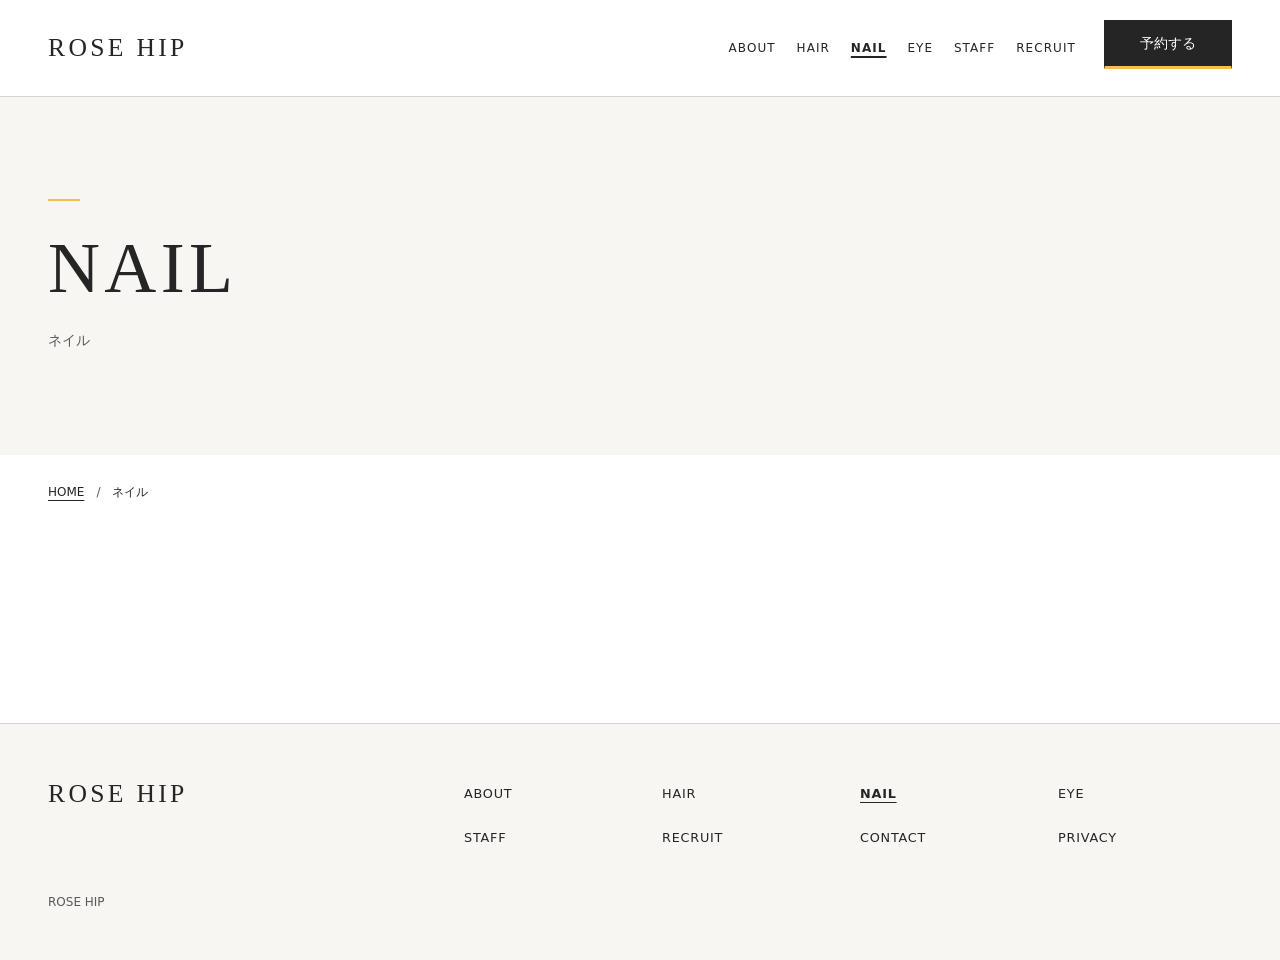
<file: nail.html>
<!doctype html>
<html lang="ja">
<head>
  <meta charset="utf-8">
  <meta name="viewport" content="width=device-width, initial-scale=1, viewport-fit=cover">
  <title>NAIL | ROSE HIP</title>
  <link rel="stylesheet" href="assets/css/base.css">
  <link rel="stylesheet" href="assets/css/layout.css">
  <link rel="stylesheet" href="assets/css/components.css">
  <link rel="stylesheet" href="assets/css/pages/service.css">
  <script type="module" src="assets/js/main.js"></script>
</head>
<body>
  <a class="skip-link" href="#main-content">本文へスキップ</a>
  <header class="site-header" data-site-header>
    <div class="container header-inner">
      <a class="site-brand" href="index.html" aria-label="ROSE HIP ホーム">
        <!-- 正式ロゴ追加時は、このspanを画像に差し替える。 -->
        <span class="site-brand__text">ROSE HIP</span>
      </a>
      <button class="menu-toggle" type="button" aria-expanded="false" aria-controls="site-navigation" aria-label="メニューを開く" data-menu-toggle hidden>
        <span data-menu-label>MENU</span>
        <span class="menu-toggle__icon" aria-hidden="true"></span>
      </button>
      <nav class="site-navigation" id="site-navigation" aria-label="メインナビゲーション" data-site-navigation>
        <ul class="navigation-list">
          <li><a href="about.html">ABOUT</a></li>
          <li><a href="hair.html">HAIR</a></li>
          <li><a href="nail.html" aria-current="page">NAIL</a></li>
          <li><a href="eye.html">EYE</a></li>
          <li><a href="staff.html">STAFF</a></li>
          <li><a href="recruit.html">RECRUIT</a></li>
          <li class="navigation-mobile-only"><a href="contact.html">CONTACT</a></li>
        </ul>
        <div class="navigation-reservation">
          <button class="button button--primary" type="button" data-reservation-trigger aria-describedby="header-reservation-note" disabled>予約する</button>
          <p class="reservation-note" id="header-reservation-note"></p>
        </div>
      </nav>
    </div>
  </header>
  <main id="main-content" tabindex="-1">
    <header class="page-hero">
      <div class="container">
        <h1 class="page-hero__title">NAIL</h1>
        <p class="page-hero__subtitle">ネイル</p>
      </div>
    </header>
    <nav class="breadcrumbs container" aria-label="パンくず">
      <ol>
        <li><a href="index.html">HOME</a></li>
        <li><span aria-current="page">ネイル</span></li>
      </ol>
    </nav>
    <div class="container container--text section page-placeholder">
      <!-- ページ本文は後続PHASEで実装。 -->
    </div>
  </main>
  <footer class="site-footer">
    <div class="container footer-inner">
      <a class="site-brand" href="index.html" aria-label="ROSE HIP ホーム">
        <span class="site-brand__text">ROSE HIP</span>
      </a>
      <nav aria-label="フッターナビゲーション">
        <ul class="footer-links">
          <li><a href="about.html">ABOUT</a></li>
          <li><a href="hair.html">HAIR</a></li>
          <li><a href="nail.html" aria-current="page">NAIL</a></li>
          <li><a href="eye.html">EYE</a></li>
          <li><a href="staff.html">STAFF</a></li>
          <li><a href="recruit.html">RECRUIT</a></li>
          <li><a href="contact.html">CONTACT</a></li>
          <li><a href="privacy.html">PRIVACY</a></li>
        </ul>
      </nav>
      <!-- 確認済みの店舗情報・SNS・ACCESSは後続PHASEで追加。 -->
      <small class="footer-credit">ROSE HIP</small>
    </div>
  </footer>
  <aside class="mobile-cta" aria-label="予約案内" data-mobile-cta="reservation">
    <!-- RECRUITの採用問い合わせCTAへの切り替えは後続PHASEで実装。 -->
    <button class="button button--primary" type="button" data-reservation-trigger aria-describedby="mobile-reservation-note" disabled>予約する</button>
    <p class="reservation-note" id="mobile-reservation-note"></p>
  </aside>
</body>
</html>
</file>
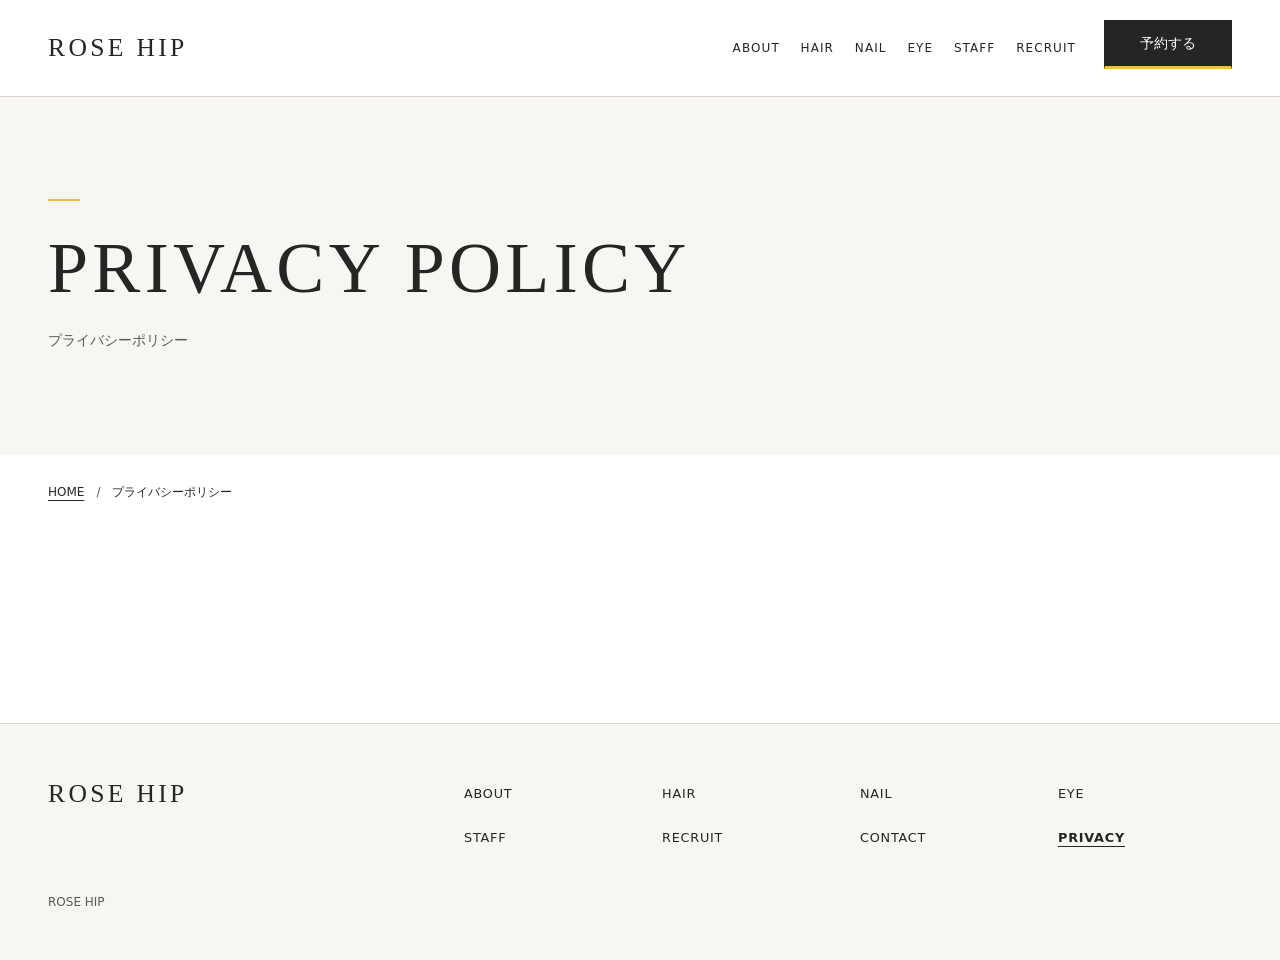
<file: privacy.html>
<!doctype html>
<html lang="ja">
<head>
  <meta charset="utf-8">
  <meta name="viewport" content="width=device-width, initial-scale=1, viewport-fit=cover">
  <title>PRIVACY POLICY | ROSE HIP</title>
  <link rel="stylesheet" href="assets/css/base.css">
  <link rel="stylesheet" href="assets/css/layout.css">
  <link rel="stylesheet" href="assets/css/components.css">
  <script type="module" src="assets/js/main.js"></script>
</head>
<body>
  <a class="skip-link" href="#main-content">本文へスキップ</a>
  <header class="site-header" data-site-header>
    <div class="container header-inner">
      <a class="site-brand" href="index.html" aria-label="ROSE HIP ホーム">
        <!-- 正式ロゴ追加時は、このspanを画像に差し替える。 -->
        <span class="site-brand__text">ROSE HIP</span>
      </a>
      <button class="menu-toggle" type="button" aria-expanded="false" aria-controls="site-navigation" aria-label="メニューを開く" data-menu-toggle hidden>
        <span data-menu-label>MENU</span>
        <span class="menu-toggle__icon" aria-hidden="true"></span>
      </button>
      <nav class="site-navigation" id="site-navigation" aria-label="メインナビゲーション" data-site-navigation>
        <ul class="navigation-list">
          <li><a href="about.html">ABOUT</a></li>
          <li><a href="hair.html">HAIR</a></li>
          <li><a href="nail.html">NAIL</a></li>
          <li><a href="eye.html">EYE</a></li>
          <li><a href="staff.html">STAFF</a></li>
          <li><a href="recruit.html">RECRUIT</a></li>
          <li class="navigation-mobile-only"><a href="contact.html">CONTACT</a></li>
        </ul>
        <div class="navigation-reservation">
          <button class="button button--primary" type="button" data-reservation-trigger aria-describedby="header-reservation-note" disabled>予約する</button>
          <p class="reservation-note" id="header-reservation-note"></p>
        </div>
      </nav>
    </div>
  </header>
  <main id="main-content" tabindex="-1">
    <header class="page-hero">
      <div class="container">
        <h1 class="page-hero__title">PRIVACY POLICY</h1>
        <p class="page-hero__subtitle">プライバシーポリシー</p>
      </div>
    </header>
    <nav class="breadcrumbs container" aria-label="パンくず">
      <ol>
        <li><a href="index.html">HOME</a></li>
        <li><span aria-current="page">プライバシーポリシー</span></li>
      </ol>
    </nav>
    <div class="container container--text section page-placeholder">
      <!-- ページ本文は後続PHASEで実装。 -->
    </div>
  </main>
  <footer class="site-footer">
    <div class="container footer-inner">
      <a class="site-brand" href="index.html" aria-label="ROSE HIP ホーム">
        <span class="site-brand__text">ROSE HIP</span>
      </a>
      <nav aria-label="フッターナビゲーション">
        <ul class="footer-links">
          <li><a href="about.html">ABOUT</a></li>
          <li><a href="hair.html">HAIR</a></li>
          <li><a href="nail.html">NAIL</a></li>
          <li><a href="eye.html">EYE</a></li>
          <li><a href="staff.html">STAFF</a></li>
          <li><a href="recruit.html">RECRUIT</a></li>
          <li><a href="contact.html">CONTACT</a></li>
          <li><a href="privacy.html" aria-current="page">PRIVACY</a></li>
        </ul>
      </nav>
      <!-- 確認済みの店舗情報・SNS・ACCESSは後続PHASEで追加。 -->
      <small class="footer-credit">ROSE HIP</small>
    </div>
  </footer>
  <aside class="mobile-cta" aria-label="予約案内" data-mobile-cta="reservation">
    <!-- RECRUITの採用問い合わせCTAへの切り替えは後続PHASEで実装。 -->
    <button class="button button--primary" type="button" data-reservation-trigger aria-describedby="mobile-reservation-note" disabled>予約する</button>
    <p class="reservation-note" id="mobile-reservation-note"></p>
  </aside>
</body>
</html>
</file>
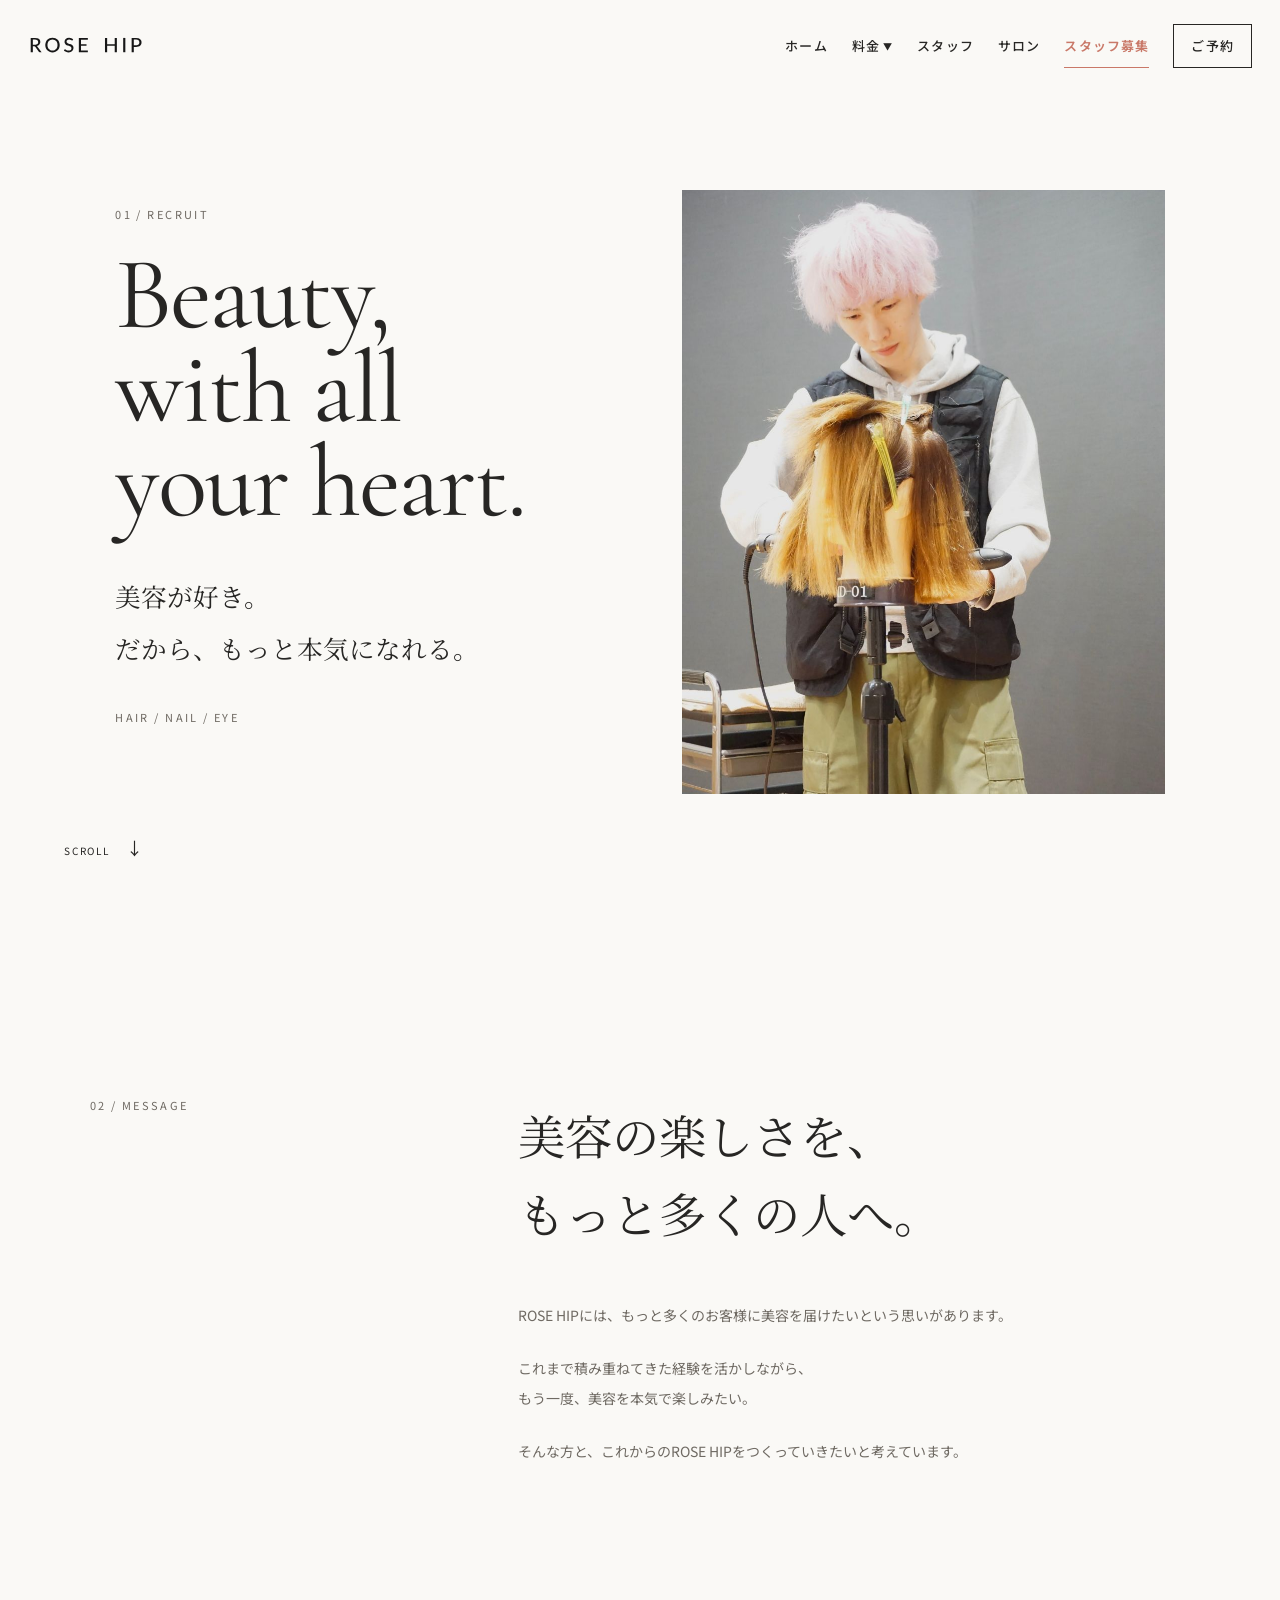
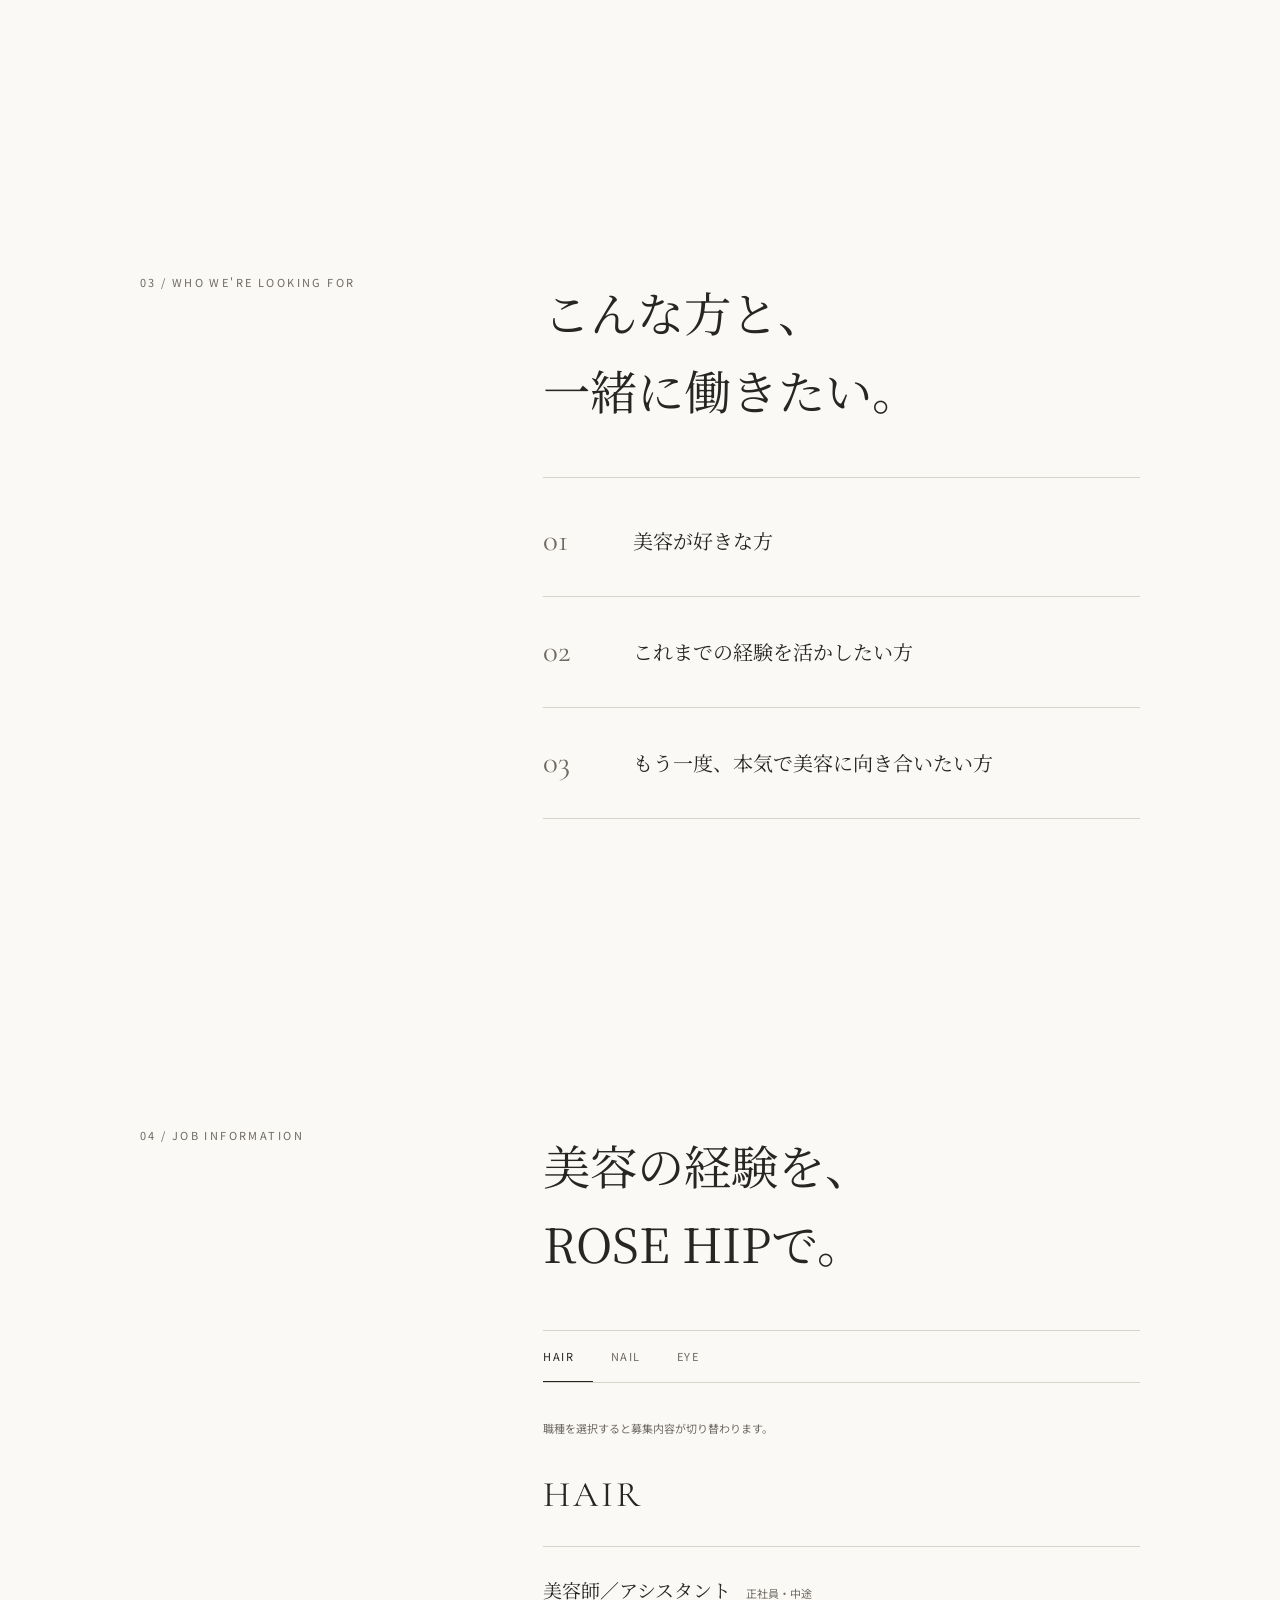
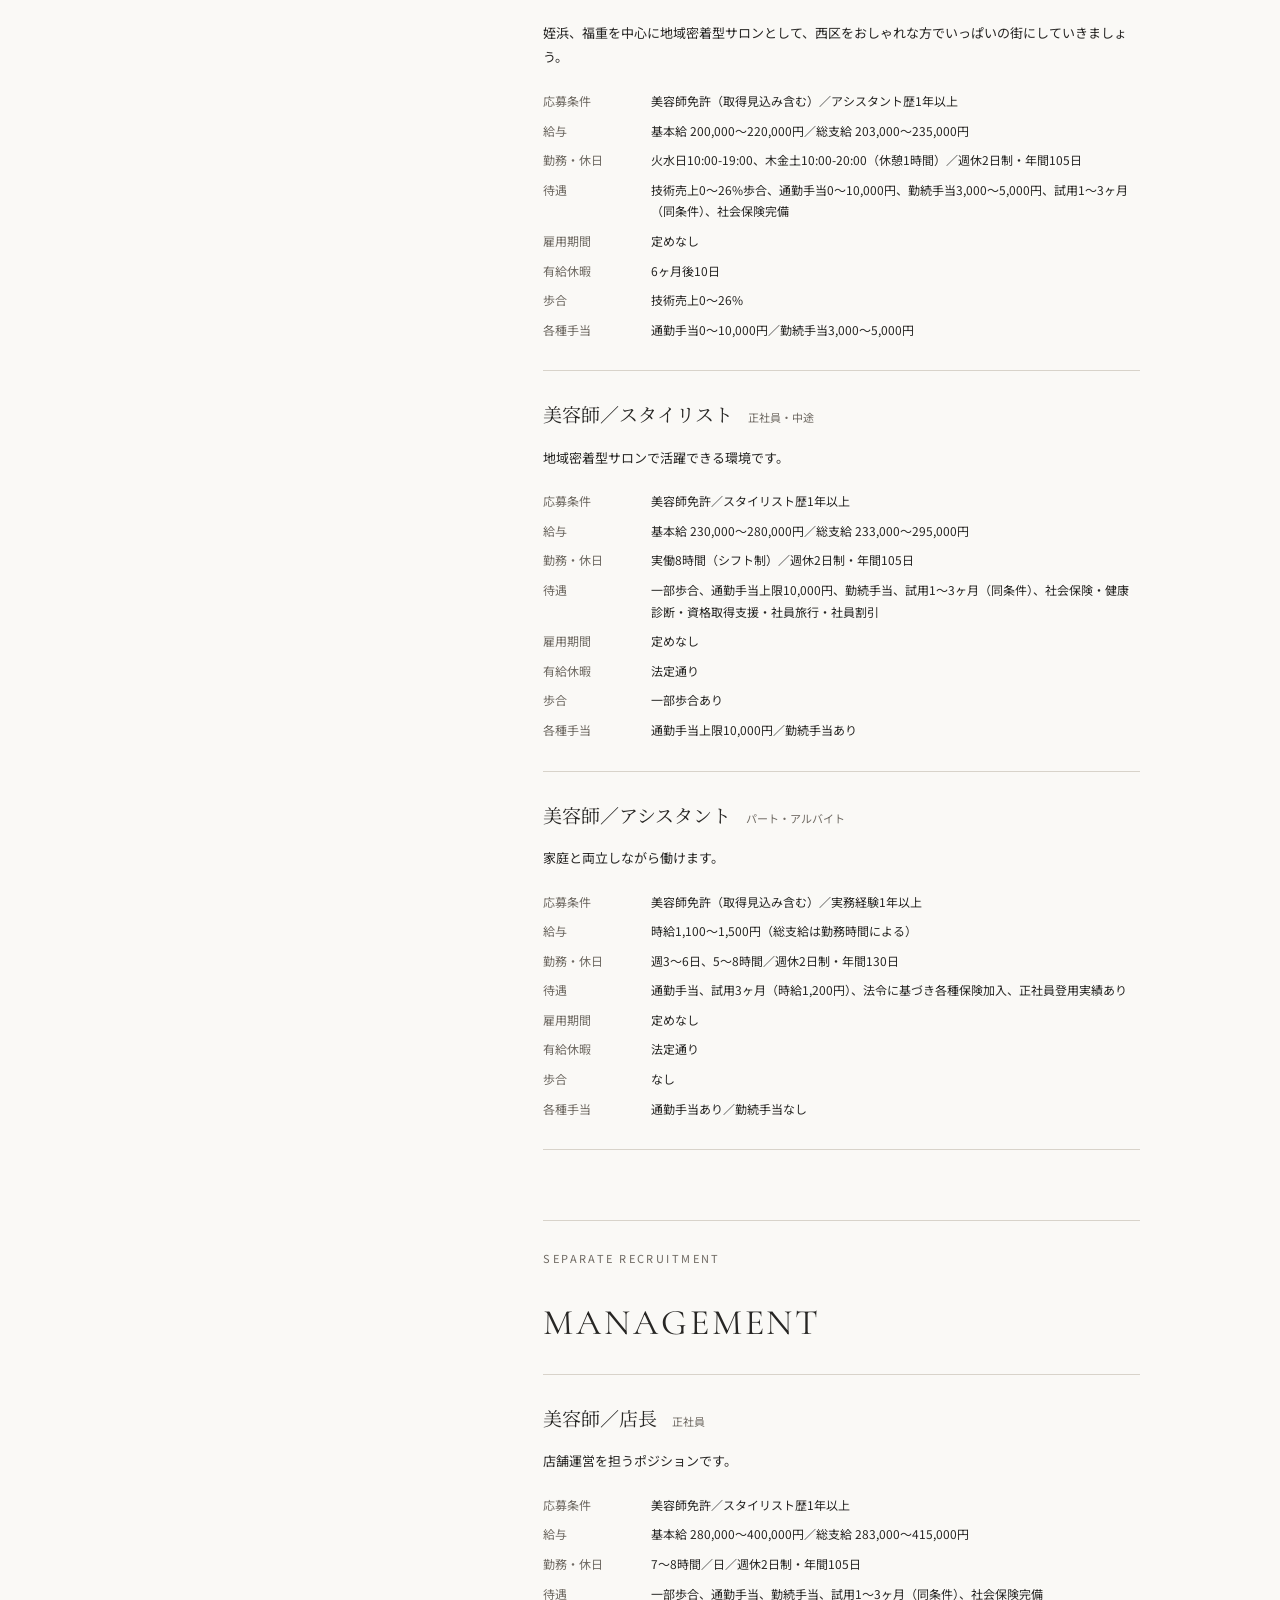
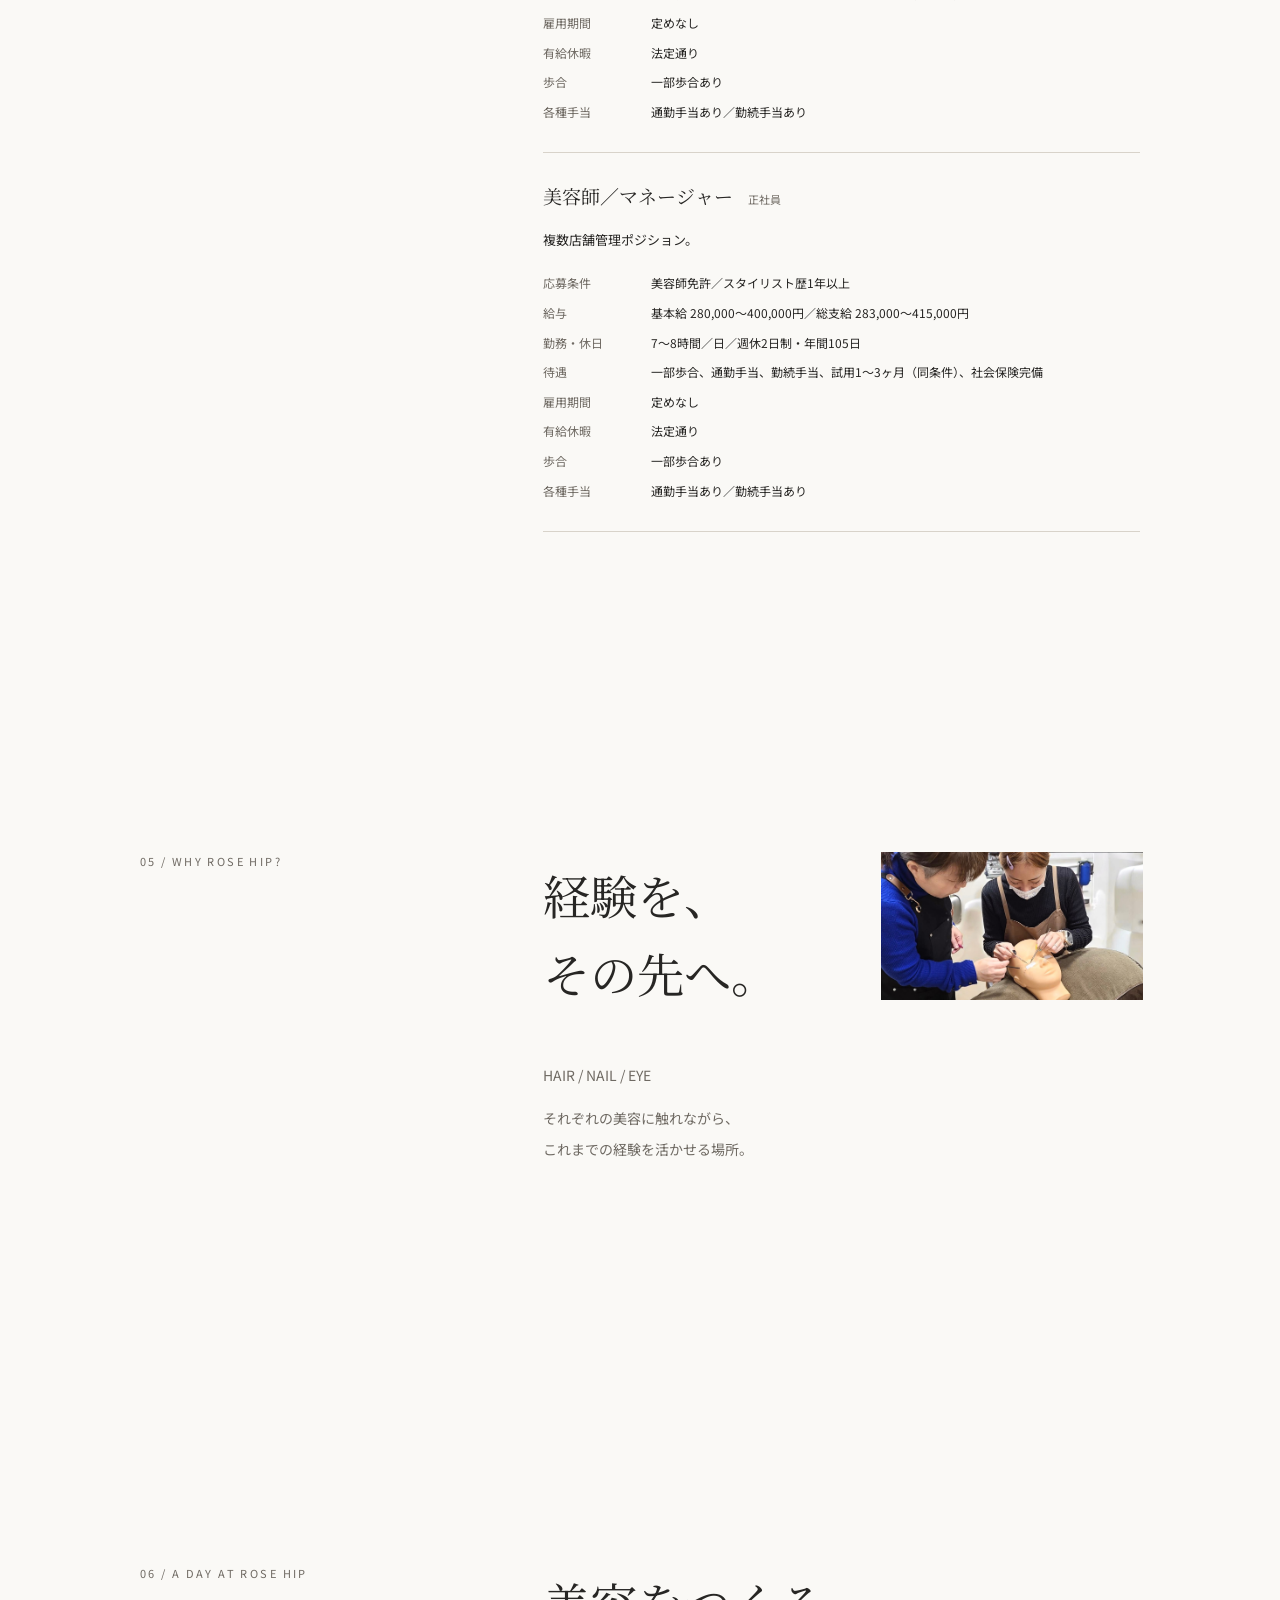
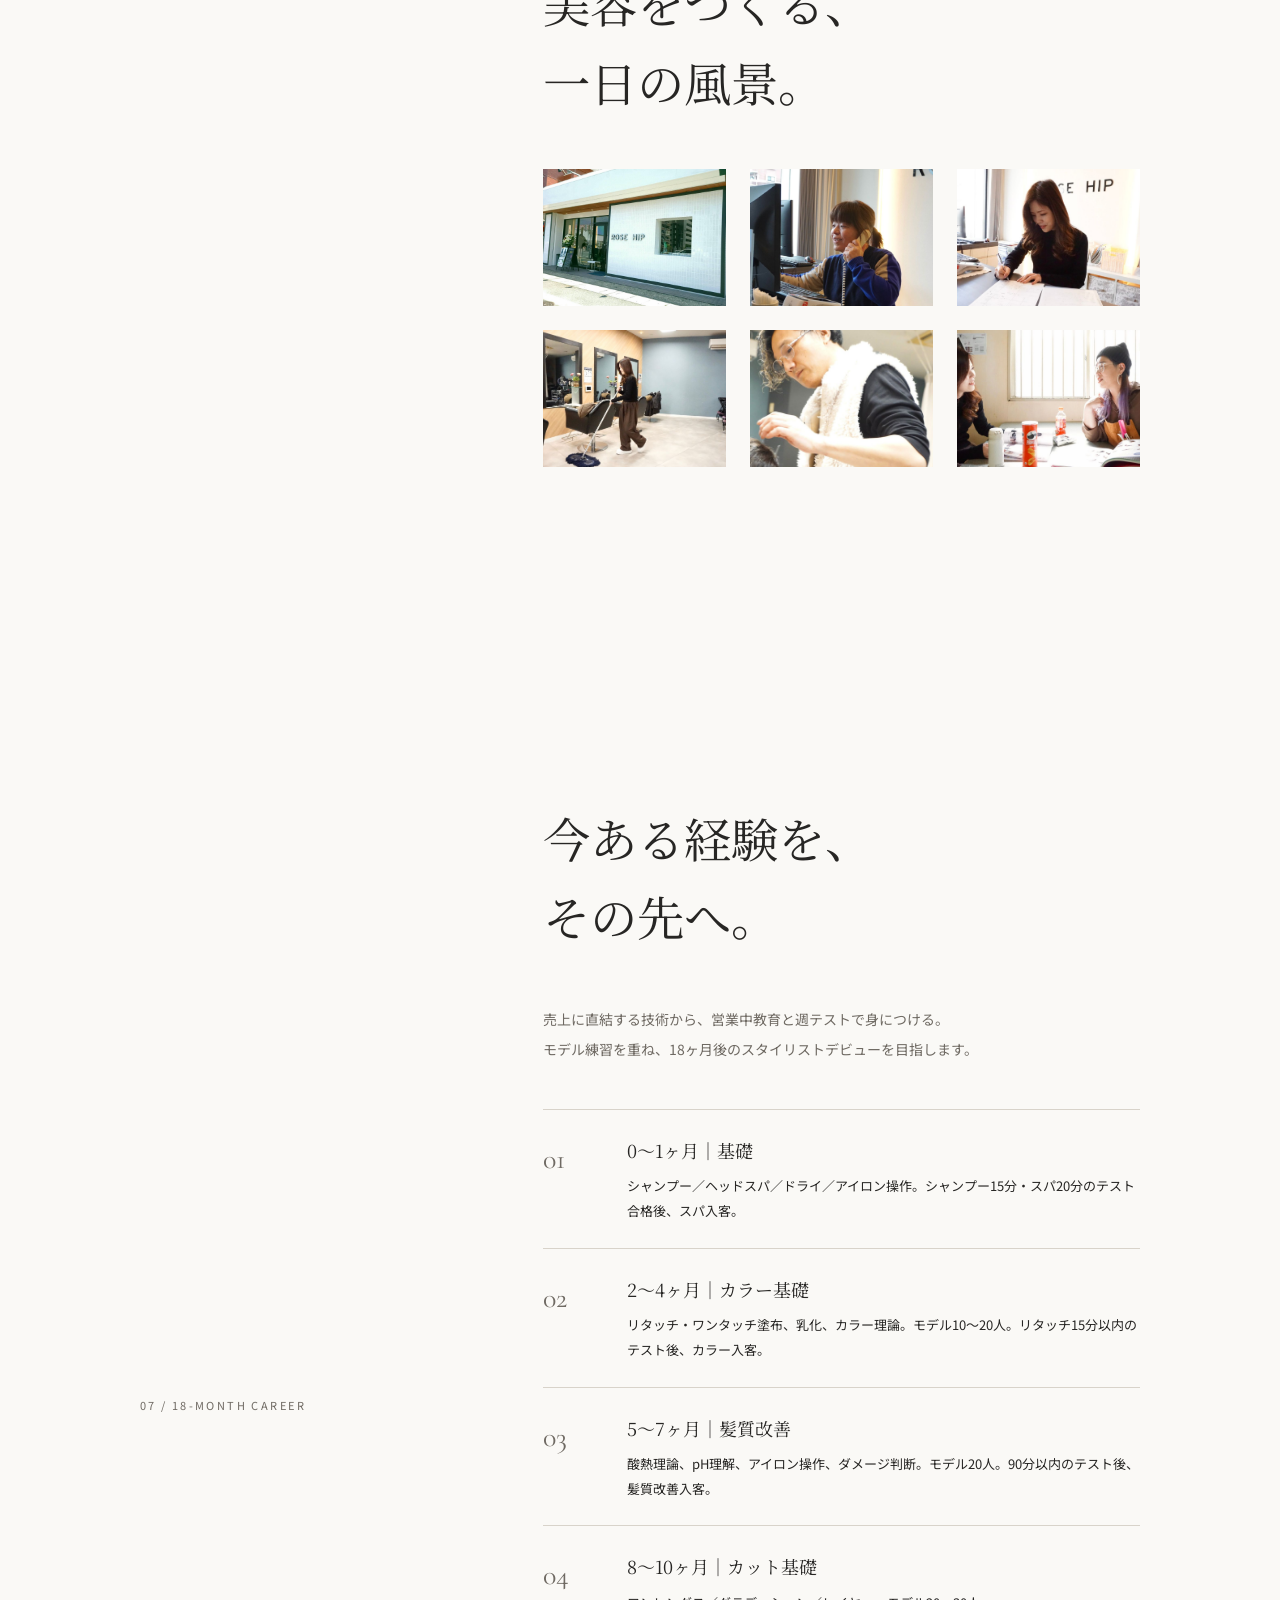
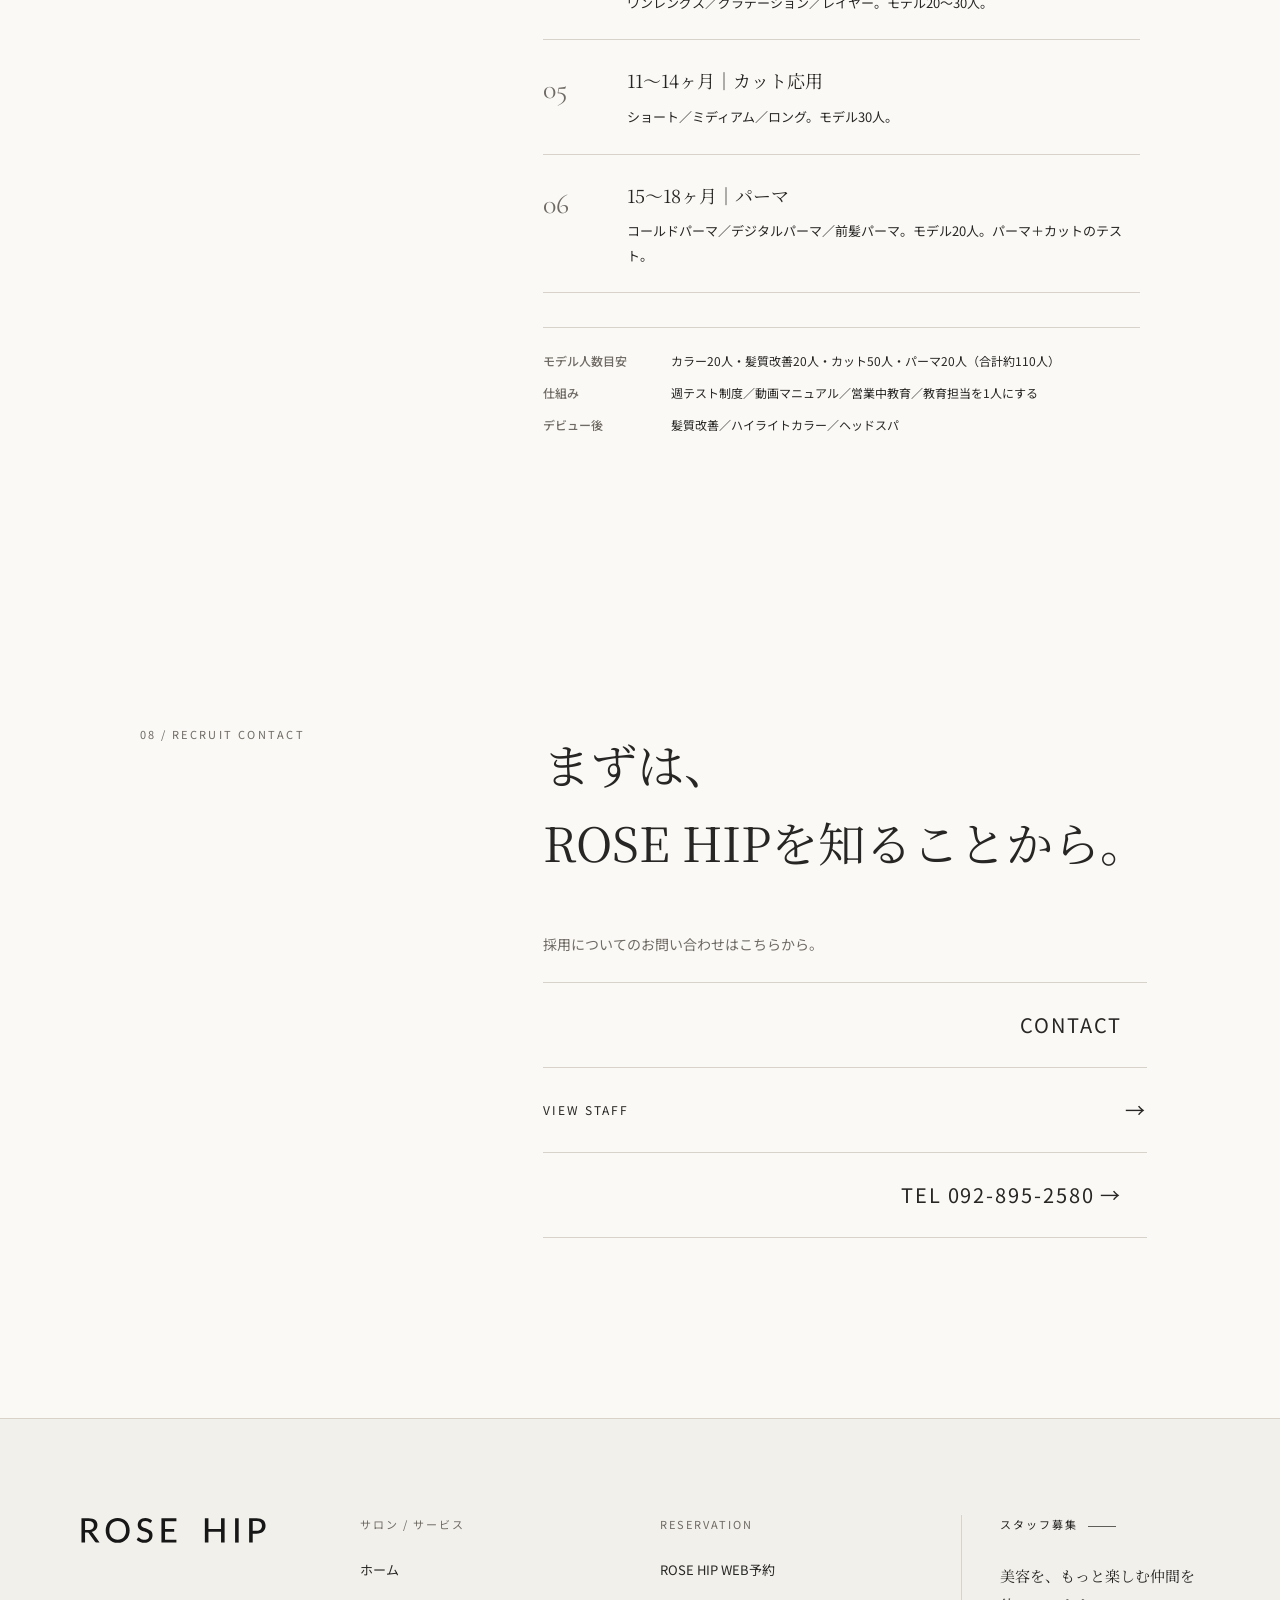
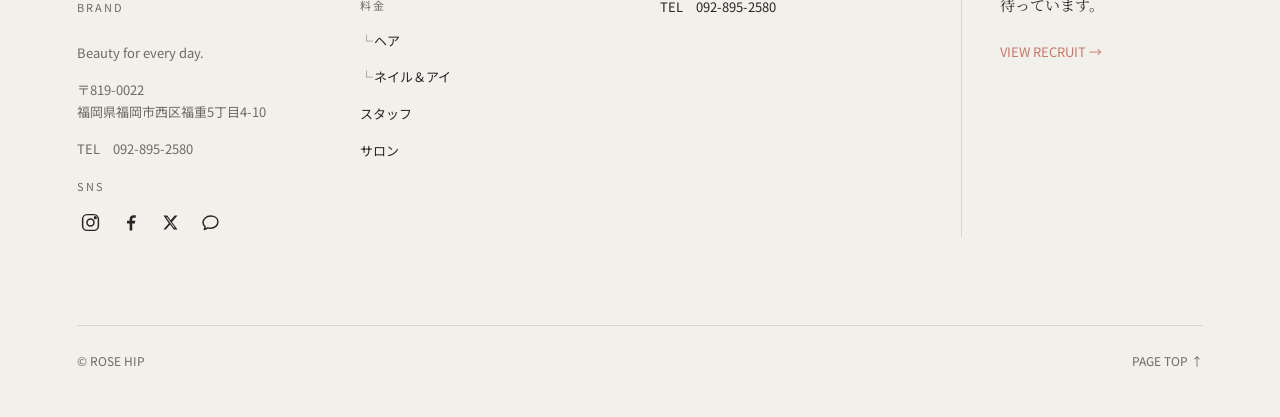
<file: recruit.html>
<!doctype html>
<html lang="ja">
<head>
  <meta name="robots" content="noindex,nofollow" />
  <meta charset="UTF-8" />
  <meta name="viewport" content="width=device-width, initial-scale=1.0" />
  <meta name="description" content="福岡市西区のROSE HIPの採用情報。募集内容や働く環境、美容の仕事への想いをご紹介します。" />
    <title>スタッフ採用・求人情報｜福岡市西区 ROSE HIP</title>
    <link rel="canonical" href="https://rosehip-hairsalon.com/recruit.html" />
    <meta property="og:title" content="スタッフ採用・求人情報｜福岡市西区 ROSE HIP" />
    <meta property="og:site_name" content="ROSE HIP" />
    <meta property="og:description" content="福岡市西区のROSE HIPの採用情報。募集内容や働く環境、美容の仕事への想いをご紹介します。" />
    <meta property="og:url" content="https://rosehip-hairsalon.com/recruit.html" />
    <meta property="og:type" content="website" />
    <meta property="og:image" content="https://rosehip-hairsalon.com/assets/ogp.png" />
    <meta name="twitter:card" content="summary_large_image" />
    <meta name="twitter:title" content="スタッフ採用・求人情報｜福岡市西区 ROSE HIP" />
    <meta name="twitter:description" content="福岡市西区のROSE HIPの採用情報。募集内容や働く環境、美容の仕事への想いをご紹介します。" />
    <meta name="twitter:image" content="https://rosehip-hairsalon.com/assets/ogp.png" />
    <link rel="apple-touch-icon" sizes="180x180" href="./rosehip-logo-favicon-assets/rosehip_brand/rosehip-icon-180.png" />
    <link rel="icon" type="image/svg+xml" href="./rosehip-logo-favicon-assets/rosehip_brand/rosehip-favicon.svg" />
  <link rel="preconnect" href="https://fonts.googleapis.com" />
  <link rel="preconnect" href="https://fonts.gstatic.com" crossorigin />
  <link href="https://fonts.googleapis.com/css2?family=Cormorant+Garamond:wght@400;500;600&family=Noto+Sans+JP:wght@400;500;600&family=Noto+Serif+JP:wght@400;500;600&display=swap" rel="stylesheet" />
  <link rel="stylesheet" href="./styles.css" />
  <link rel="stylesheet" href="./recruit.css" />
  <style>
    .recruit-section h2 span{display:block;white-space:nowrap}
    .message-section,.message-section>div,.message-copy{min-width:0;max-width:100%}.message-copy .body-copy{word-break:normal;overflow-wrap:anywhere}.editorial-list li span{word-break:keep-all;overflow-wrap:normal}.no-break{white-space:nowrap}.looking-break{display:none}.entry-section h2 .entry-tail{display:inline}
    @media(max-width:700px){.recruit-section h2 span{white-space:normal}.message-section,.message-section>div,.message-copy{width:100%;min-width:0;max-width:100%}.message-copy .body-copy{letter-spacing:-.01em}.looking-break{display:block}.entry-section h2 .entry-tail{display:block}}
  </style>
</head>
<body class="recruit-page">
  <header class="site-header recruit-header" data-header>
<a class="brand" href="./index.html"><img class="brand-logo" src="./rosehip-logo-favicon-assets/rosehip_brand/rosehip-logo.svg" alt="ROSE HIP" /></a>
<nav class="desktop-nav" aria-label="メインナビゲーション">
<a href="./index.html">ホーム</a>
<div class="nav-dropdown">
<button class="nav-dropdown-toggle" type="button" aria-expanded="false" aria-haspopup="true" aria-controls="料金-menu">料金 <span aria-hidden="true">▼</span>
</button>
<div class="nav-dropdown-menu" id="料金-menu" role="menu">
<a href="./hair.html" role="menuitem">ヘア</a>
<a href="./nail-eye.html" role="menuitem">ネイル＆アイ</a>
</div>
</div>
<a href="./staff.html">スタッフ</a>
<a href="./salon.html">サロン</a>
<a class="recruit-nav-link" href="./recruit.html" aria-current="page">スタッフ募集</a>
<a class="reserve-link" href="./reserve.html">ご予約</a>
</nav>
<a class="mobile-reserve" href="./reserve.html">ご予約</a>
<button class="menu-button" type="button" aria-expanded="false" aria-controls="mobile-menu">メニュー</button>
</header>
  <div class="mobile-menu" id="mobile-menu" aria-hidden="true">
<a href="./index.html">ホーム</a>
<div class="mobile-menu-group">
<span>料金</span>
<a href="./hair.html">ヘア</a>
<a href="./nail-eye.html">ネイル＆アイ</a>
</div>
<a href="./staff.html">スタッフ</a>
<a href="./salon.html">サロン</a>
<a href="./recruit.html">スタッフ募集</a>
<a href="./reserve.html">ご予約</a>
</div>
  <main id="top">
    <section class="recruit-hero">
<div class="recruit-hero-copy">
<p class="eyebrow">01 / RECRUIT</p>
<h1>Beauty,<br />with all<br />your heart.</h1>
<p class="hero-jp">美容が好き。<br />だから、もっと本気になれる。</p>
<p class="recruit-services">HAIR / NAIL / EYE</p>
</div>
<figure>
<img src="./assets/images/recruit/job-bg.jpg" alt="ROSE HIPでの練習風景" />
</figure>
<a class="scroll-cue" href="#message">SCROLL <span>↓</span>
</a>
</section>
    <section class="recruit-section message-section reveal" id="message">
<div class="section-number">
<p class="eyebrow">02 / MESSAGE</p>
</div>
<div class="message-copy">
<h2>美容の楽しさを、<br />もっと多くの人へ。</h2>
<p class="body-copy">
<span class="no-break">ROSE HIP</span>には、もっと多くのお客様に美容を届けたいという思いがあります。</p>
<p class="body-copy">これまで積み重ねてきた経験を活かしながら、<br />もう一度、美容を本気で楽しみたい。</p>
<p class="body-copy">そんな方と、これからの<span class="no-break">ROSE HIP</span>をつくっていきたいと考えています。</p>
</div>
</section>
    <section class="recruit-section looking-section reveal">
<div class="section-number">
<p class="eyebrow">03 / WHO WE'RE LOOKING FOR</p>
</div>
<div>
<h2>こんな方と、<br />一緒に働きたい。</h2>
<ol class="editorial-list">
<li>
<b>01</b>
<span>美容が好きな方</span>
</li>
<li>
<b>02</b>
<span>これまでの経験を活かしたい方</span>
</li>
<li>
<b>03</b>
<span>もう一度、本気で<br class="looking-break" />美容に向き合いたい方</span>
</li>
</ol>
</div>
</section>
    <section class="recruit-section work-section" id="jobs">
<div class="section-number">
<p class="eyebrow">04 / JOB INFORMATION</p>
</div>
<div>
<h2>美容の経験を、<br />ROSE HIPで。</h2>
<div class="job-tab-group">
<div class="job-tabs" role="tablist" aria-label="職種区分">
<button type="button" role="tab" aria-selected="true" aria-controls="hair-jobs" id="hair-tab" data-job-tab="hair-jobs">HAIR</button>
<button type="button" role="tab" aria-selected="false" aria-controls="nail-jobs" id="nail-tab" data-job-tab="nail-jobs">NAIL</button>
<button type="button" role="tab" aria-selected="false" aria-controls="eye-jobs" id="eye-tab" data-job-tab="eye-jobs">EYE</button>
</div>
<p class="job-tab-note">職種を選択すると募集内容が切り替わります。</p>
</div>
<div class="job-panels">
<section class="job-panel" id="hair-jobs" aria-labelledby="hair-jobs-title">
<h3 id="hair-jobs-title">HAIR</h3>
<article class="job-card">
<h4>美容師／アシスタント <span>正社員・中途</span>
</h4>
<p class="job-copy">姪浜、福重を中心に地域密着型サロンとして、西区をおしゃれな方でいっぱいの街にしていきましょう。</p>
<dl>
<dt>応募条件</dt>
<dd>美容師免許（取得見込み含む）／アシスタント歴1年以上</dd>
<dt>給与</dt>
<dd>基本給 200,000〜220,000円／総支給 203,000〜235,000円</dd>
<dt>勤務・休日</dt>
<dd>火水日10:00-19:00、木金土10:00-20:00（休憩1時間）／週休2日制・年間105日</dd>
<dt>待遇</dt>
<dd>技術売上0〜26%歩合、通勤手当0〜10,000円、勤続手当3,000〜5,000円、試用1〜3ヶ月（同条件）、社会保険完備</dd>
</dl>
</article>
<article class="job-card">
<h4>美容師／スタイリスト <span>正社員・中途</span>
</h4>
<p class="job-copy">地域密着型サロンで活躍できる環境です。</p>
<dl>
<dt>応募条件</dt>
<dd>美容師免許／スタイリスト歴1年以上</dd>
<dt>給与</dt>
<dd>基本給 230,000〜280,000円／総支給 233,000〜295,000円</dd>
<dt>勤務・休日</dt>
<dd>実働8時間（シフト制）／週休2日制・年間105日</dd>
<dt>待遇</dt>
<dd>一部歩合、通勤手当上限10,000円、勤続手当、試用1〜3ヶ月（同条件）、社会保険・健康診断・資格取得支援・社員旅行・社員割引</dd>
</dl>
</article>
<article class="job-card">
<h4>美容師／アシスタント <span>パート・アルバイト</span>
</h4>
<p class="job-copy">家庭と両立しながら働けます。</p>
<dl>
<dt>応募条件</dt>
<dd>美容師免許（取得見込み含む）／実務経験1年以上</dd>
<dt>給与</dt>
<dd>時給1,100〜1,500円（総支給は勤務時間による）</dd>
<dt>勤務・休日</dt>
<dd>週3〜6日、5〜8時間／週休2日制・年間130日</dd>
<dt>待遇</dt>
<dd>通勤手当、試用3ヶ月（時給1,200円）、法令に基づき各種保険加入、正社員登用実績あり</dd>
</dl>
</article>
</section>
<section class="job-panel" id="nail-jobs" aria-labelledby="nail-jobs-title">
<h3 id="nail-jobs-title">NAIL</h3>
<article class="job-card">
<h4>ネイリスト／施術者 <span>パート・アルバイト</span>
</h4>
<p class="job-copy">Rose Hip nail &amp; eyeLash勤務。</p>
<dl>
<dt>応募条件</dt>
<dd>JNAジェルネイル技能検定／実務経験1年以上</dd>
<dt>給与</dt>
<dd>時給1,100〜1,200円（総支給は勤務時間による）</dd>
<dt>勤務・休日</dt>
<dd>週3〜5日、5〜6時間／週休2日制・年間130日</dd>
<dt>待遇</dt>
<dd>通勤手当、試用3ヶ月（時給1,100円）、社員割引・提携美容院割引、法令に基づき各種保険加入</dd>
</dl>
</article>
<article class="job-card">
<h4>ネイリスト <span>正社員</span>
</h4>
<p class="job-copy">月給 200,000〜250,000円＋歩合。</p>
<dl>
<dt>給与</dt>
<dd>月給 200,000〜250,000円＋歩合</dd>
<dt>待遇</dt>
<dd>社会保険完備</dd>
</dl>
</article>
</section>
<section class="job-panel" id="eye-jobs" aria-labelledby="eye-jobs-title">
<h3 id="eye-jobs-title">EYE</h3>
<article class="job-card">
<h4>アイデザイナー／施術者 <span>正社員・新卒</span>
</h4>
<p class="job-copy">お客様のお悩みに寄り添い、価値で選ばれるアイデザイナーになれるサロンです。</p>
<dl>
<dt>応募条件</dt>
<dd>美容師免許（取得見込み含む）</dd>
<dt>給与</dt>
<dd>月給制＋一部歩合</dd>
<dt>勤務・休日</dt>
<dd>実働8時間（シフト制）／週休2日制</dd>
<dt>待遇</dt>
<dd>通勤手当、勤続手当、試用0〜3ヶ月（同条件）、社会保険完備</dd>
</dl>
</article>
<article class="job-card">
<h4>アイリスト <span>正社員・経験者向け</span>
</h4>
<p class="job-copy">月給 200,000〜250,000円＋歩合。</p>
<dl>
<dt>給与</dt>
<dd>月給 200,000〜250,000円＋歩合</dd>
<dt>待遇</dt>
<dd>社会保険完備</dd>
</dl>
</article>
<article class="job-card">
<h4>アイリスト <span>パート・アルバイト</span>
</h4>
<p class="job-copy">時給 1,100〜1,200円。</p>
<dl>
<dt>給与</dt>
<dd>時給 1,100〜1,200円（諸手当は含まない）</dd>
</dl>
</article>
</section>
<aside class="job-common-note" aria-label="NAIL・EYE共通案内">
<h4>NAIL・EYE 共通案内</h4>
<p>残業なし／希望シフト制／実務経験1年以上歓迎／社割・美容院割引／セミナー費用補填</p>
<p class="nail-note">ネイル関連：パラジェル講習あり</p>
</aside>
<div class="management-heading">
<p class="eyebrow">SEPARATE RECRUITMENT</p>
</div>
<section class="job-panel management-panel" id="management-jobs" aria-labelledby="management-jobs-title">
<h3 id="management-jobs-title">MANAGEMENT</h3>
<article class="job-card">
<h4>美容師／店長 <span>正社員</span>
</h4>
<p class="job-copy">店舗運営を担うポジションです。</p>
<dl>
<dt>応募条件</dt>
<dd>美容師免許／スタイリスト歴1年以上</dd>
<dt>給与</dt>
<dd>基本給 280,000〜400,000円／総支給 283,000〜415,000円</dd>
<dt>勤務・休日</dt>
<dd>7〜8時間／日／週休2日制・年間105日</dd>
<dt>待遇</dt>
<dd>一部歩合、通勤手当、勤続手当、試用1〜3ヶ月（同条件）、社会保険完備</dd>
</dl>
</article>
<article class="job-card">
<h4>美容師／マネージャー <span>正社員</span>
</h4>
<p class="job-copy">複数店舗管理ポジション。</p>
<dl>
<dt>応募条件</dt>
<dd>美容師免許／スタイリスト歴1年以上</dd>
<dt>給与</dt>
<dd>基本給 280,000〜400,000円／総支給 283,000〜415,000円</dd>
<dt>勤務・休日</dt>
<dd>7〜8時間／日／週休2日制・年間105日</dd>
<dt>待遇</dt>
<dd>一部歩合、通勤手当、勤続手当、試用1〜3ヶ月（同条件）、社会保険完備</dd>
</dl>
</article>
</section>
</div>
</div>
</section>
    <section class="recruit-section why-section reveal">
<div class="section-number">
<p class="eyebrow">05 / WHY ROSE HIP?</p>
</div>
<div class="why-layout">
<div>
<h2>
<span>経験を、</span>
<span>その先へ。</span>
</h2>
<p class="body-copy">HAIR / NAIL / EYE</p>
<p class="body-copy">それぞれの美容に触れながら、<br />これまでの経験を活かせる場所。</p>
</div>
<figure>
<img src="./assets/images/salon/eyelist1.png" alt="まつげ施術の様子" />
</figure>
</div>
</section>
    <section class="recruit-section day-section reveal">
<div class="section-number">
<p class="eyebrow">06 / A DAY AT ROSE HIP</p>
</div>
<div>
<h2>美容をつくる、<br />一日の風景。</h2>
<div class="day-gallery"><figure><img src="./assets/images/salon/concept-bg2.jpg" alt="ROSE HIPの店舗外観" /></figure><figure><img src="./assets/images/salon/contact-bg.jpg" alt="電話対応をするスタッフ" /></figure><figure><img src="./assets/images/salon/karute.jpg" alt="カルテを記入するスタッフ" /></figure><figure><img src="./assets/images/salon/seisou.jpg" alt="サロンを清掃するスタッフ" /></figure><figure><img src="./assets/images/staff/maeda.jpg" alt="カット施術を行うスタッフ" /></figure><figure><img src="./assets/images/salon/kyuukei.jpg" alt="休憩中に会話するスタッフ" /></figure></div>
</div>
</section>
    <section class="recruit-section career-section" id="career">
<div class="section-number">
<p class="eyebrow">07 / 18-MONTH CAREER</p>
</div>
<div>
<h2>今ある経験を、<br />その先へ。</h2>
<p class="body-copy">売上に直結する技術から、営業中教育と週テストで身につける。<br />モデル練習を重ね、18ヶ月後のスタイリストデビューを目指します。</p>
<ol class="career-timeline">
<li>
<strong>01</strong>
<div>
<h3>0〜1ヶ月｜基礎</h3>
<p>シャンプー／ヘッドスパ／ドライ／アイロン操作。シャンプー15分・スパ20分のテスト合格後、スパ入客。</p>
</div>
</li>
<li>
<strong>02</strong>
<div>
<h3>2〜4ヶ月｜カラー基礎</h3>
<p>リタッチ・ワンタッチ塗布、乳化、カラー理論。モデル10〜20人。リタッチ15分以内のテスト後、カラー入客。</p>
</div>
</li>
<li>
<strong>03</strong>
<div>
<h3>5〜7ヶ月｜髪質改善</h3>
<p>酸熱理論、pH理解、アイロン操作、ダメージ判断。モデル20人。90分以内のテスト後、髪質改善入客。</p>
</div>
</li>
<li>
<strong>04</strong>
<div>
<h3>8〜10ヶ月｜カット基礎</h3>
<p>ワンレングス／グラデーション／レイヤー。モデル20〜30人。</p>
</div>
</li>
<li>
<strong>05</strong>
<div>
<h3>11〜14ヶ月｜カット応用</h3>
<p>ショート／ミディアム／ロング。モデル30人。</p>
</div>
</li>
<li>
<strong>06</strong>
<div>
<h3>15〜18ヶ月｜パーマ</h3>
<p>コールドパーマ／デジタルパーマ／前髪パーマ。モデル20人。パーマ＋カットのテスト。</p>
</div>
</li>
</ol>
<div class="career-note">
<b>モデル人数目安</b>
<span>カラー20人・髪質改善20人・カット50人・パーマ20人（合計約110人）</span>
<b>仕組み</b>
<span>週テスト制度／動画マニュアル／営業中教育／教育担当を1人にする</span>
<b>デビュー後</b>
<span>髪質改善／ハイライトカラー／ヘッドスパ</span>
</div>
</div>
</section>
    <section class="recruit-section entry-section reveal">
<div class="section-number">
<p class="eyebrow">08 / RECRUIT CONTACT</p>
</div>
<div>
<h2>
<span>まずは、</span>
<span>ROSE HIPを<span class="entry-tail">知ることから。</span>
</span>
</h2>
<p class="body-copy">採用についてのお問い合わせはこちらから。</p>
<div class="entry-list">
<a href="./reserve.html#contact">
<span>CONTACT</span>
</a>
<a href="./staff.html">
<span>VIEW STAFF</span>
<span>→</span>
</a>
<a href="tel:0928952580">
<span>TEL 092-895-2580 →</span>
</a>
</div>
</div>
</section>
    <noscript>
<section class="recruit-data-note">
<h2>募集条件 補足</h2>
<p>以下は各募集の原資料に記載された補足条件です。</p>
<ul>
<li>HAIR アシスタント正社員：雇用期間は定めなし。有給休暇は6ヶ月後10日。歩合は技術売上0〜26%。通勤手当0〜10,000円、勤続手当3,000〜5,000円。試用1〜3ヶ月（同条件）。社会保険完備。</li>
<li>HAIR スタイリスト正社員：雇用期間は定めなし。有給休暇は法定通り。一部歩合あり。通勤手当上限10,000円、勤続手当あり。試用1〜3ヶ月（同条件）。健康保険・厚生年金・雇用保険・労災保険、健康診断、資格取得支援、社員旅行、社員割引。</li>
<li>HAIR アシスタント パート：雇用期間は定めなし。有給休暇は法定通り。歩合なし。通勤手当あり、勤続手当なし。試用3ヶ月（時給1,200円）。法令に基づき各種保険加入、正社員登用実績あり。</li>
<li>NAIL 施術者 パート：雇用期間は定めなし。有給休暇は法定通り。歩合なし。通勤手当あり、勤続手当なし。試用3ヶ月（時給1,100円）。社員割引、提携美容院割引、法令に基づき各種保険加入。</li>
<li>EYE 施術者 正社員・新卒：雇用期間は定めなし。有給休暇は法定通り。歩合あり。通勤手当あり、勤続手当あり。試用0〜3ヶ月（同条件）。社会保険完備。</li>
<li>HAIR 店長／マネージャー：雇用期間は定めなし。有給休暇は法定通り。一部歩合あり。通勤手当あり、勤続手当あり。試用1〜3ヶ月（同条件）。社会保険完備。</li>
</ul>
</section>
</noscript>
  </main>
  <footer class="footer">
<div class="footer-brand">ROSE HIP</div>
<div class="footer-links">
<a href="./hair.html">HAIR</a>
<a href="./nail-eye.html">NAIL &amp; EYE</a>
<a href="./staff.html">STAFF</a>
<a href="./salon.html">SALON</a>
<a href="./recruit.html">RECRUIT</a>
<a href="./reserve.html">RESERVE</a>
</div>
<div class="footer-meta">
<span>福岡県福岡市西区福重5丁目4-10</span>
<span>© ROSE HIP</span>
</div>
</footer>
    <script src="./script.js?v=42c86e5">
</script>
<script src="./nav-ja.js?v=6391575">
</script>
<script>
(() => {
  const tabList = document.querySelector('.job-tabs');
  const tabs = [...document.querySelectorAll('[data-job-tab]')];
  const panels = [...document.querySelectorAll('.job-panel:not(.management-panel)')];
  const allPanels = [...document.querySelectorAll('.job-panel')];
  const management = document.querySelector('.management-panel');
  const commonNote = document.querySelector('.job-common-note');
  if (!tabList || !tabs.length || !panels.length) return;
  document.documentElement.classList.add('recruit-js');
  const activate = (id, moveFocus = false) => {
    tabs.forEach((tab, index) => {
      const selected = tab.dataset.jobTab === id;
      tab.setAttribute('aria-selected', String(selected));
      tab.tabIndex = selected ? 0 : -1;
      if (selected && moveFocus) tab.focus();
    });
    panels.forEach(panel => {
      const selected = panel.id === id;
      panel.hidden = !selected;
      panel.setAttribute('aria-hidden', String(!selected));
    });
    if (commonNote) commonNote.hidden = id === 'hair-jobs';
    if (management) {
      management.hidden = false;
      management.removeAttribute('aria-hidden');
    }
  };
  tabs.forEach((tab, index) => {
    tab.addEventListener('click', () => activate(tab.dataset.jobTab));
    tab.addEventListener('keydown', event => {
      if (!['ArrowLeft','ArrowRight','Home','End'].includes(event.key)) return;
      event.preventDefault();
      const next = event.key === 'Home' ? 0 : event.key === 'End' ? tabs.length - 1 : (index + (event.key === 'ArrowRight' ? 1 : -1) + tabs.length) % tabs.length;
      activate(tabs[next].dataset.jobTab, true);
    });
  });
  panels.forEach(panel => { panel.setAttribute('role', 'tabpanel'); panel.tabIndex = 0; });
  activate('hair-jobs');
  const supplements = {
    '美容師／アシスタント 正社員・中途': ['雇用期間|定めなし', '有給休暇|6ヶ月後10日', '歩合|技術売上0〜26%', '各種手当|通勤手当0〜10,000円／勤続手当3,000〜5,000円'],
    '美容師／スタイリスト 正社員・中途': ['雇用期間|定めなし', '有給休暇|法定通り', '歩合|一部歩合あり', '各種手当|通勤手当上限10,000円／勤続手当あり'],
    '美容師／アシスタント パート・アルバイト': ['雇用期間|定めなし', '有給休暇|法定通り', '歩合|なし', '各種手当|通勤手当あり／勤続手当なし'],
    'ネイリスト／施術者 パート・アルバイト': ['雇用期間|定めなし', '有給休暇|法定通り', '歩合|なし', '各種手当|通勤手当あり／勤続手当なし'],
    'アイデザイナー／施術者 正社員・新卒': ['雇用期間|定めなし', '有給休暇|法定通り', '歩合|あり', '各種手当|通勤手当あり／勤続手当あり'],
    '美容師／店長 正社員': ['雇用期間|定めなし', '有給休暇|法定通り', '歩合|一部歩合あり', '各種手当|通勤手当あり／勤続手当あり'],
    '美容師／マネージャー 正社員': ['雇用期間|定めなし', '有給休暇|法定通り', '歩合|一部歩合あり', '各種手当|通勤手当あり／勤続手当あり']
  };
  allPanels.forEach(panel => panel.querySelectorAll('.job-card').forEach(card => {
    const key = card.querySelector('h4')?.textContent.replace(/\s+/g, ' ').trim();
    (supplements[key] || []).forEach(item => {
      const [term, description] = item.split('|');
      const dt = document.createElement('dt');
      const dd = document.createElement('dd');
      dt.textContent = term;
      dd.textContent = description;
      card.querySelector('dl')?.append(dt, dd);
    });
  }));
})();
</script>
</body>
</html>
</file>
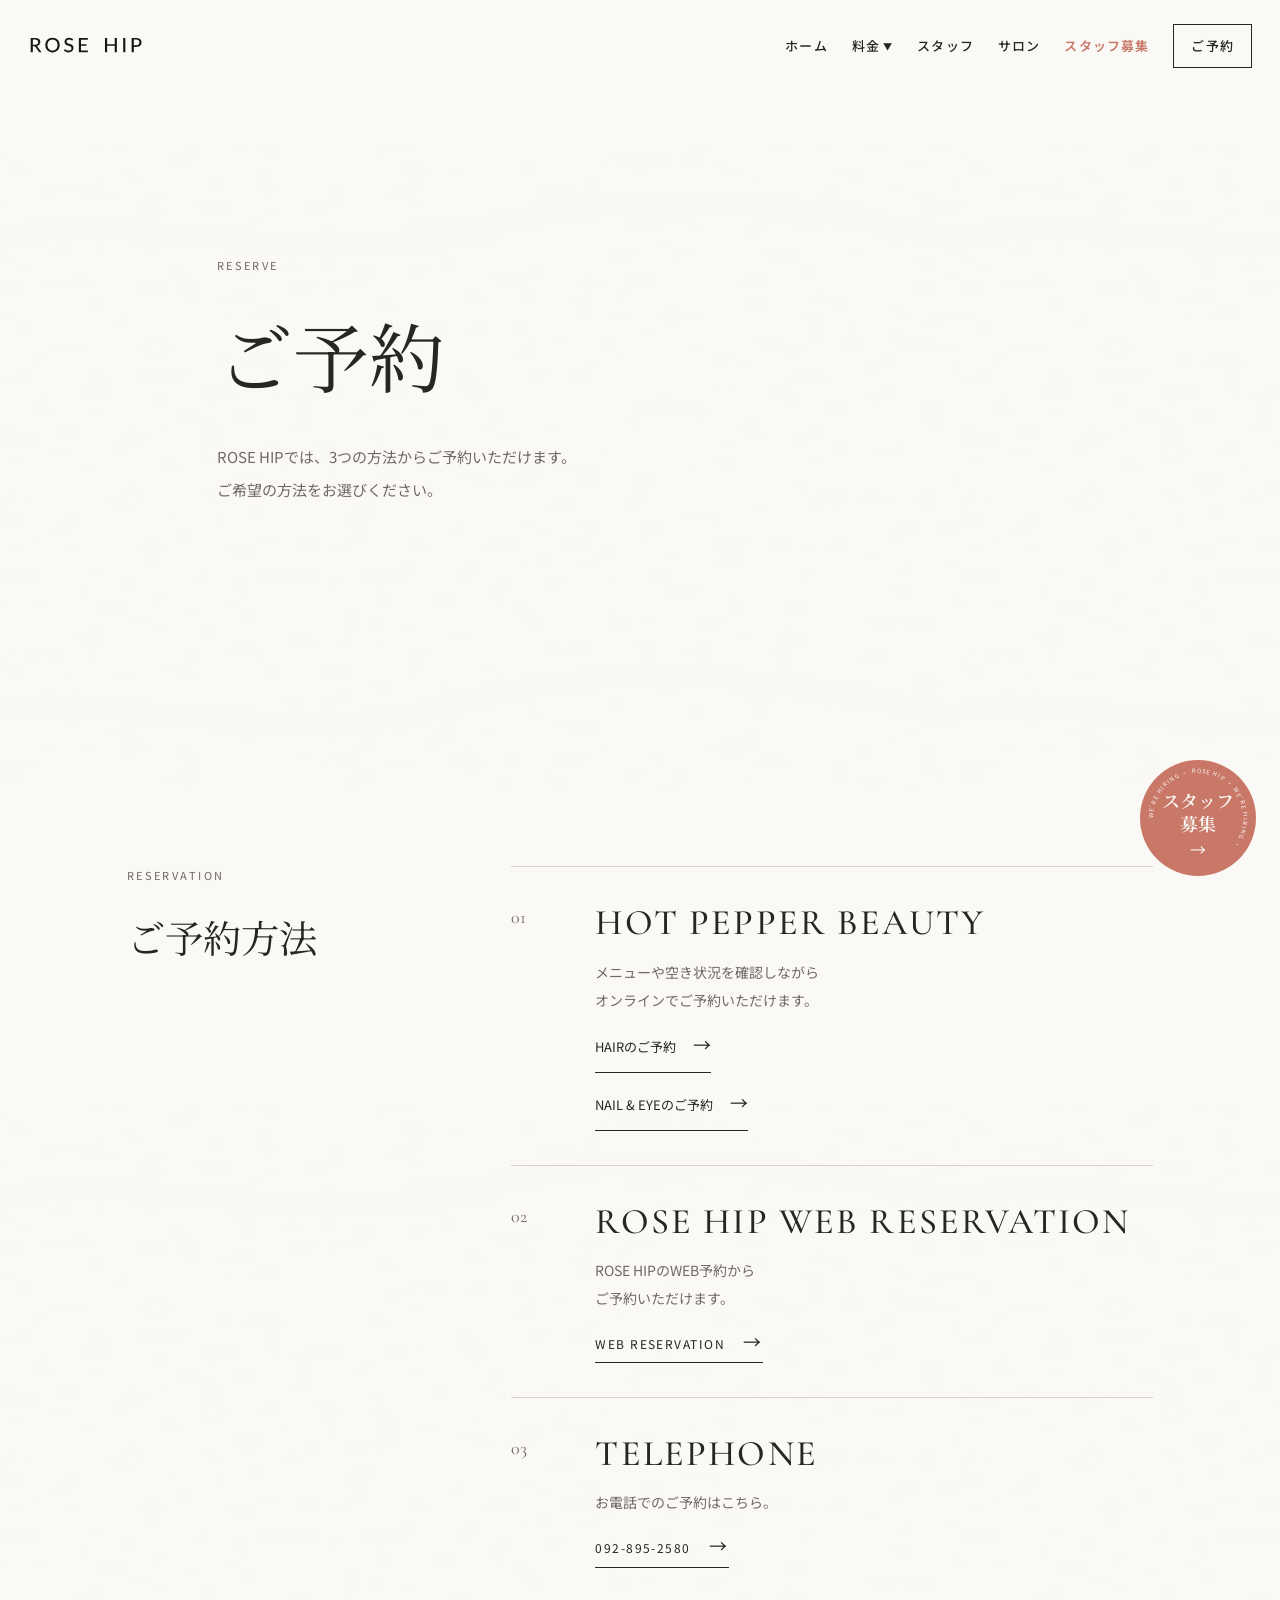
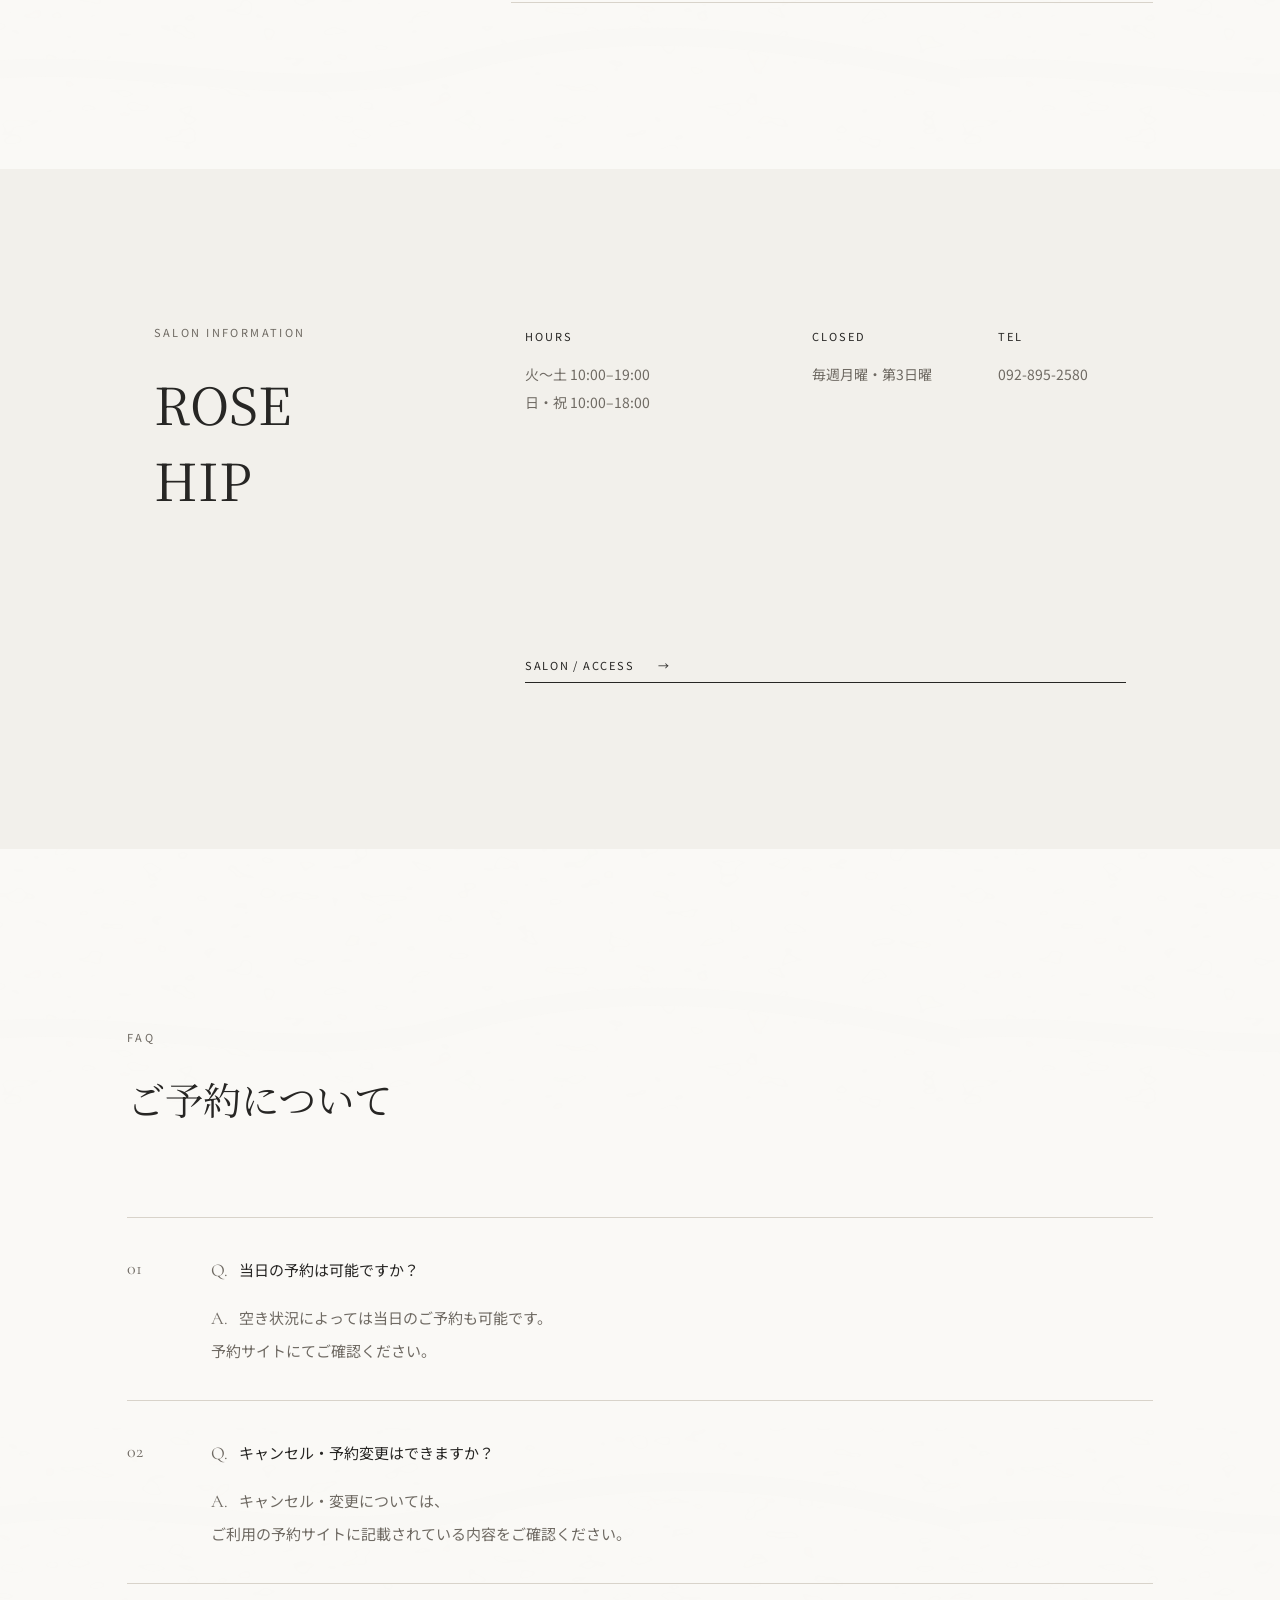
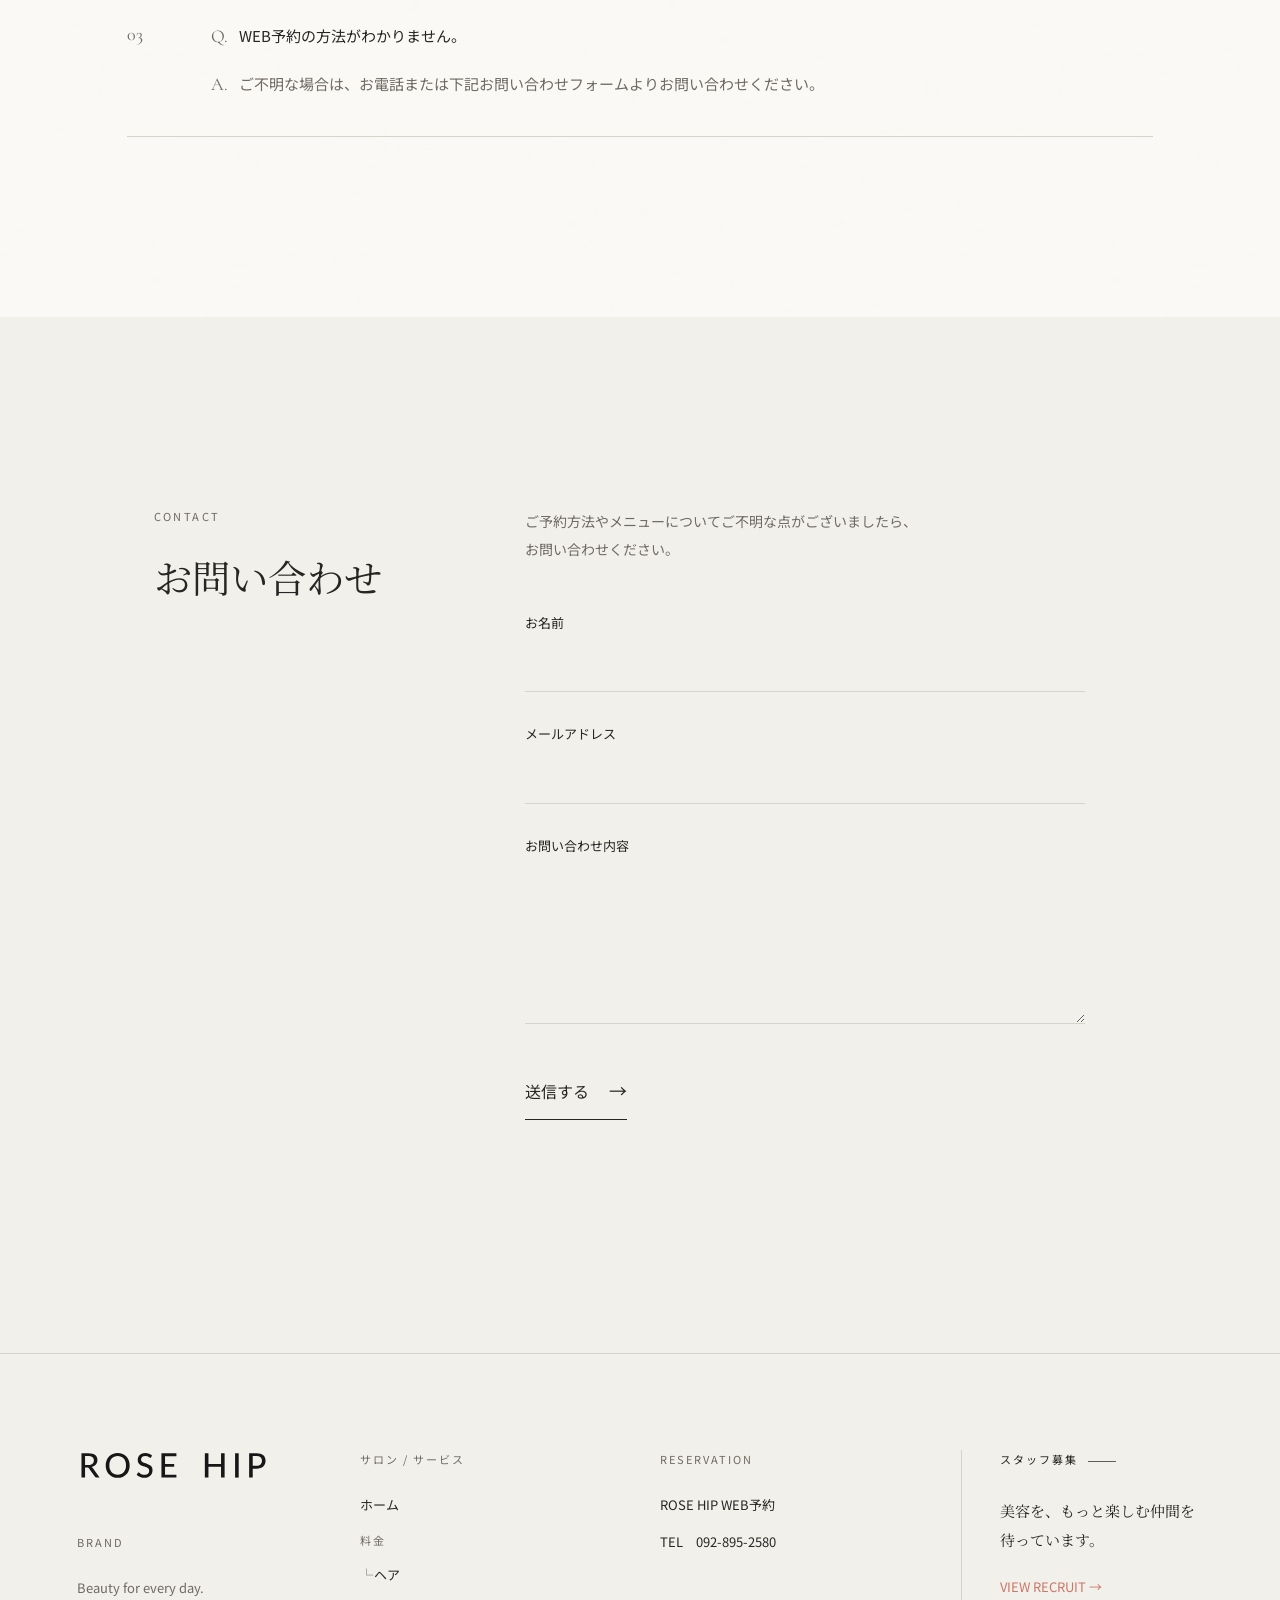
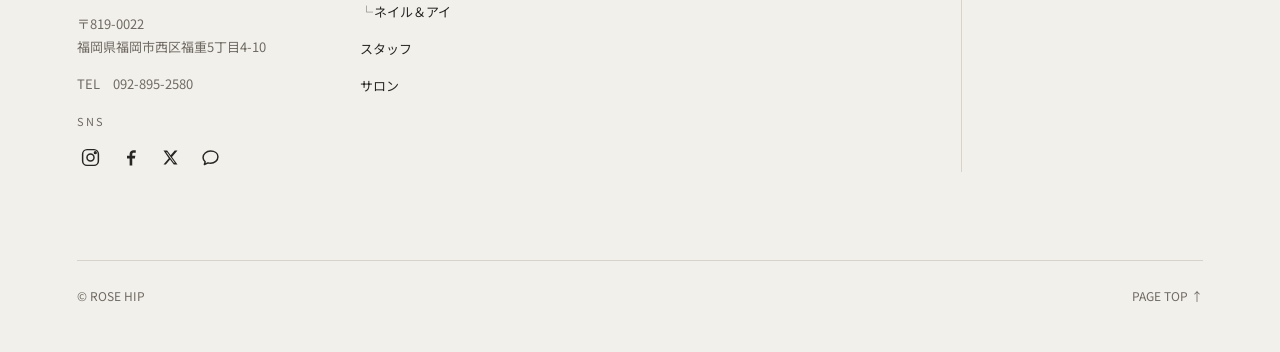
<file: reserve.html>
<!doctype html>
<html lang="ja">
  <head>
    <meta name="robots" content="noindex,nofollow" />
    <meta charset="UTF-8" />
    <meta name="viewport" content="width=device-width, initial-scale=1.0" />
    <meta name="description" content="ROSE HIPのご予約方法をご案内します。掲載されている予約方法やお問い合わせ先をご確認いただけます。" />
    <title>ご予約・お問い合わせ｜ROSE HIP 福岡市西区福重</title>
    <link rel="canonical" href="https://rosehip-hairsalon.com/reserve.html" />
    <meta property="og:title" content="ご予約・お問い合わせ｜ROSE HIP 福岡市西区福重" />
    <meta property="og:site_name" content="ROSE HIP" />
    <meta property="og:description" content="ROSE HIPのご予約方法をご案内します。掲載されている予約方法やお問い合わせ先をご確認いただけます。" />
    <meta property="og:url" content="https://rosehip-hairsalon.com/reserve.html" />
    <meta property="og:type" content="website" />
    <meta property="og:image" content="https://rosehip-hairsalon.com/assets/ogp.png" />
    <meta name="twitter:card" content="summary_large_image" />
    <meta name="twitter:title" content="ご予約・お問い合わせ｜ROSE HIP 福岡市西区福重" />
    <meta name="twitter:description" content="ROSE HIPのご予約方法をご案内します。掲載されている予約方法やお問い合わせ先をご確認いただけます。" />
    <meta name="twitter:image" content="https://rosehip-hairsalon.com/assets/ogp.png" />
    <link rel="apple-touch-icon" sizes="180x180" href="./rosehip-logo-favicon-assets/rosehip_brand/rosehip-icon-180.png" />
    <link rel="icon" type="image/svg+xml" href="./rosehip-logo-favicon-assets/rosehip_brand/rosehip-favicon.svg" />
    <link rel="preconnect" href="https://fonts.googleapis.com" />
    <link rel="preconnect" href="https://fonts.gstatic.com" crossorigin />
    <link href="https://fonts.googleapis.com/css2?family=Cormorant+Garamond:wght@400;500;600&family=Noto+Sans+JP:wght@400;500;600&family=Noto+Serif+JP:wght@400;500;600&display=swap" rel="stylesheet" />
    <link rel="stylesheet" href="./styles.css" />
    <link rel="stylesheet" href="./reserve.css" />
  </head>
  <body class="reserve-page">
    <header class="site-header" data-header>
      <a class="brand" href="./index.html" aria-label="ROSE HIP home"><img class="brand-logo" src="./rosehip-logo-favicon-assets/rosehip_brand/rosehip-logo.svg" alt="ROSE HIP" /></a>
      <nav class="desktop-nav" aria-label="メインナビゲーション">
        <a href="./index.html">ホーム</a><div class="nav-dropdown"><button class="nav-dropdown-toggle" type="button" aria-expanded="false" aria-haspopup="true" aria-controls="料金-menu">料金 <span aria-hidden="true">▼</span></button><div class="nav-dropdown-menu" id="料金-menu" role="menu"><a href="./hair.html" role="menuitem">ヘア</a><a href="./nail-eye.html" role="menuitem">ネイル＆アイ</a></div></div><a href="./staff.html">スタッフ</a><a href="./salon.html">サロン</a><a class="recruit-nav-link" href="./recruit.html">スタッフ募集</a><a class="reserve-link" href="./reserve.html" aria-current="page">ご予約</a>
      </nav>
      <a class="mobile-reserve" href="./reserve.html" aria-current="page">ご予約</a><button class="menu-button" type="button" aria-expanded="false" aria-controls="mobile-menu">メニュー</button>
    </header>
    <div class="mobile-menu" id="mobile-menu" aria-hidden="true"><a href="./index.html">ホーム</a><div class="mobile-menu-group"><span>料金</span><a href="./hair.html">ヘア</a><a href="./nail-eye.html">ネイル＆アイ</a></div><a href="./staff.html">スタッフ</a><a href="./salon.html">サロン</a><a href="./recruit.html">スタッフ募集</a><a href="./reserve.html" aria-current="page">ご予約</a></div>

    <main id="top">
      <section class="reserve-hero section"><p class="eyebrow">RESERVE</p><h1>ご予約</h1><p class="body-copy">ROSE HIPでは、3つの方法からご予約いただけます。<br />ご希望の方法をお選びください。</p></section>
      <section class="reserve-methods section reveal" id="reservation"><div class="reserve-section-heading"><p class="eyebrow">RESERVATION</p><h2>ご予約方法</h2></div><div class="reserve-list">
        <div class="reserve-method"><span class="reserve-number">01</span><div class="reserve-method-copy"><strong>HOT PEPPER BEAUTY</strong><span>メニューや空き状況を確認しながら<br />オンラインでご予約いただけます。</span><div class="reserve-method-links"><a href="https://beauty.hotpepper.jp/slnH000067615/" target="_blank" rel="noopener noreferrer">HAIRのご予約 <i aria-hidden="true">→</i></a><a href="https://beauty.hotpepper.jp/kr/slnH000382965/?cstt=18&amp;wak=KPSC400401_s_link_salontop" target="_blank" rel="noopener noreferrer">NAIL &amp; EYEのご予約 <i aria-hidden="true">→</i></a></div></div></div>
        <a class="reserve-method" href="https://rosehip.plus2.vc/sprsv/contents_select.php" target="_blank" rel="noopener noreferrer"><span class="reserve-number">02</span><span class="reserve-method-copy"><strong>ROSE HIP WEB RESERVATION</strong><span>ROSE HIPのWEB予約から<br />ご予約いただけます。</span><em>WEB RESERVATION <i aria-hidden="true">→</i></em></span></a>
        <a class="reserve-method" href="tel:0928952580"><span class="reserve-number">03</span><span class="reserve-method-copy"><strong>TELEPHONE</strong><span>お電話でのご予約はこちら。</span><em>092-895-2580 <i aria-hidden="true">→</i></em></span></a>
      </div></section>
      <section class="reserve-salon section reveal"><div><p class="eyebrow">SALON INFORMATION</p><h2>ROSE HIP</h2></div><div class="salon-info-grid"><div><span>HOURS</span><p>火〜土 10:00–19:00<br />日・祝 10:00–18:00</p></div><div><span>CLOSED</span><p>毎週月曜・第3日曜</p></div><div><span>TEL</span><p><a href="tel:0928952580">092-895-2580</a></p></div></div><a class="text-link" href="./salon.html">SALON / ACCESS <span>→</span></a></section>
      <section class="reserve-faq section reveal" id="faq"><div class="reserve-section-heading"><p class="eyebrow">FAQ</p><h2>ご予約について</h2></div><div class="faq-list">
        <article class="faq-item"><span class="faq-number">01</span><div><h3><span>Q.</span>当日の予約は可能ですか？</h3><p><span>A.</span>空き状況によっては当日のご予約も可能です。<br />予約サイトにてご確認ください。</p></div></article>
        <article class="faq-item"><span class="faq-number">02</span><div><h3><span>Q.</span>キャンセル・予約変更はできますか？</h3><p><span>A.</span>キャンセル・変更については、<br />ご利用の予約サイトに記載されている内容をご確認ください。</p></div></article>
        <article class="faq-item"><span class="faq-number">03</span><div><h3><span>Q.</span>WEB予約の方法がわかりません。</h3><p><span>A.</span>ご不明な場合は、お電話または下記お問い合わせフォームよりお問い合わせください。</p></div></article>
      </div></section>
      <section class="reserve-contact section reveal" id="contact"><div class="reserve-section-heading"><p class="eyebrow">CONTACT</p><h2>お問い合わせ</h2></div><div class="contact-content"><p class="body-copy">ご予約方法やメニューについてご不明な点がございましたら、<br />お問い合わせください。</p><form class="contact-form" data-static-form data-contact-form data-endpoint=""><div class="honeypot" aria-hidden="true"><label for="company">会社名</label><input id="company" name="company" type="text" tabindex="-1" autocomplete="off" /></div><div class="form-field"><label for="name">お名前</label><input id="name" name="name" type="text" maxlength="100" required autocomplete="name" /></div><div class="form-field"><label for="email">メールアドレス</label><input id="email" name="email" type="email" maxlength="254" required autocomplete="email" /></div><div class="form-field"><label for="message">お問い合わせ内容</label><textarea id="message" name="message" rows="5" maxlength="2000" required></textarea></div><button type="submit">送信する <span aria-hidden="true">→</span></button><p class="form-status" role="status" aria-live="polite"></p></form></div></section>
    </main>
    <footer class="footer"></footer>
    <script src="./script.js?v=42c86e5"></script><script src="./nav-ja.js?v=6391575"></script>
  </body>
</html>
</file>
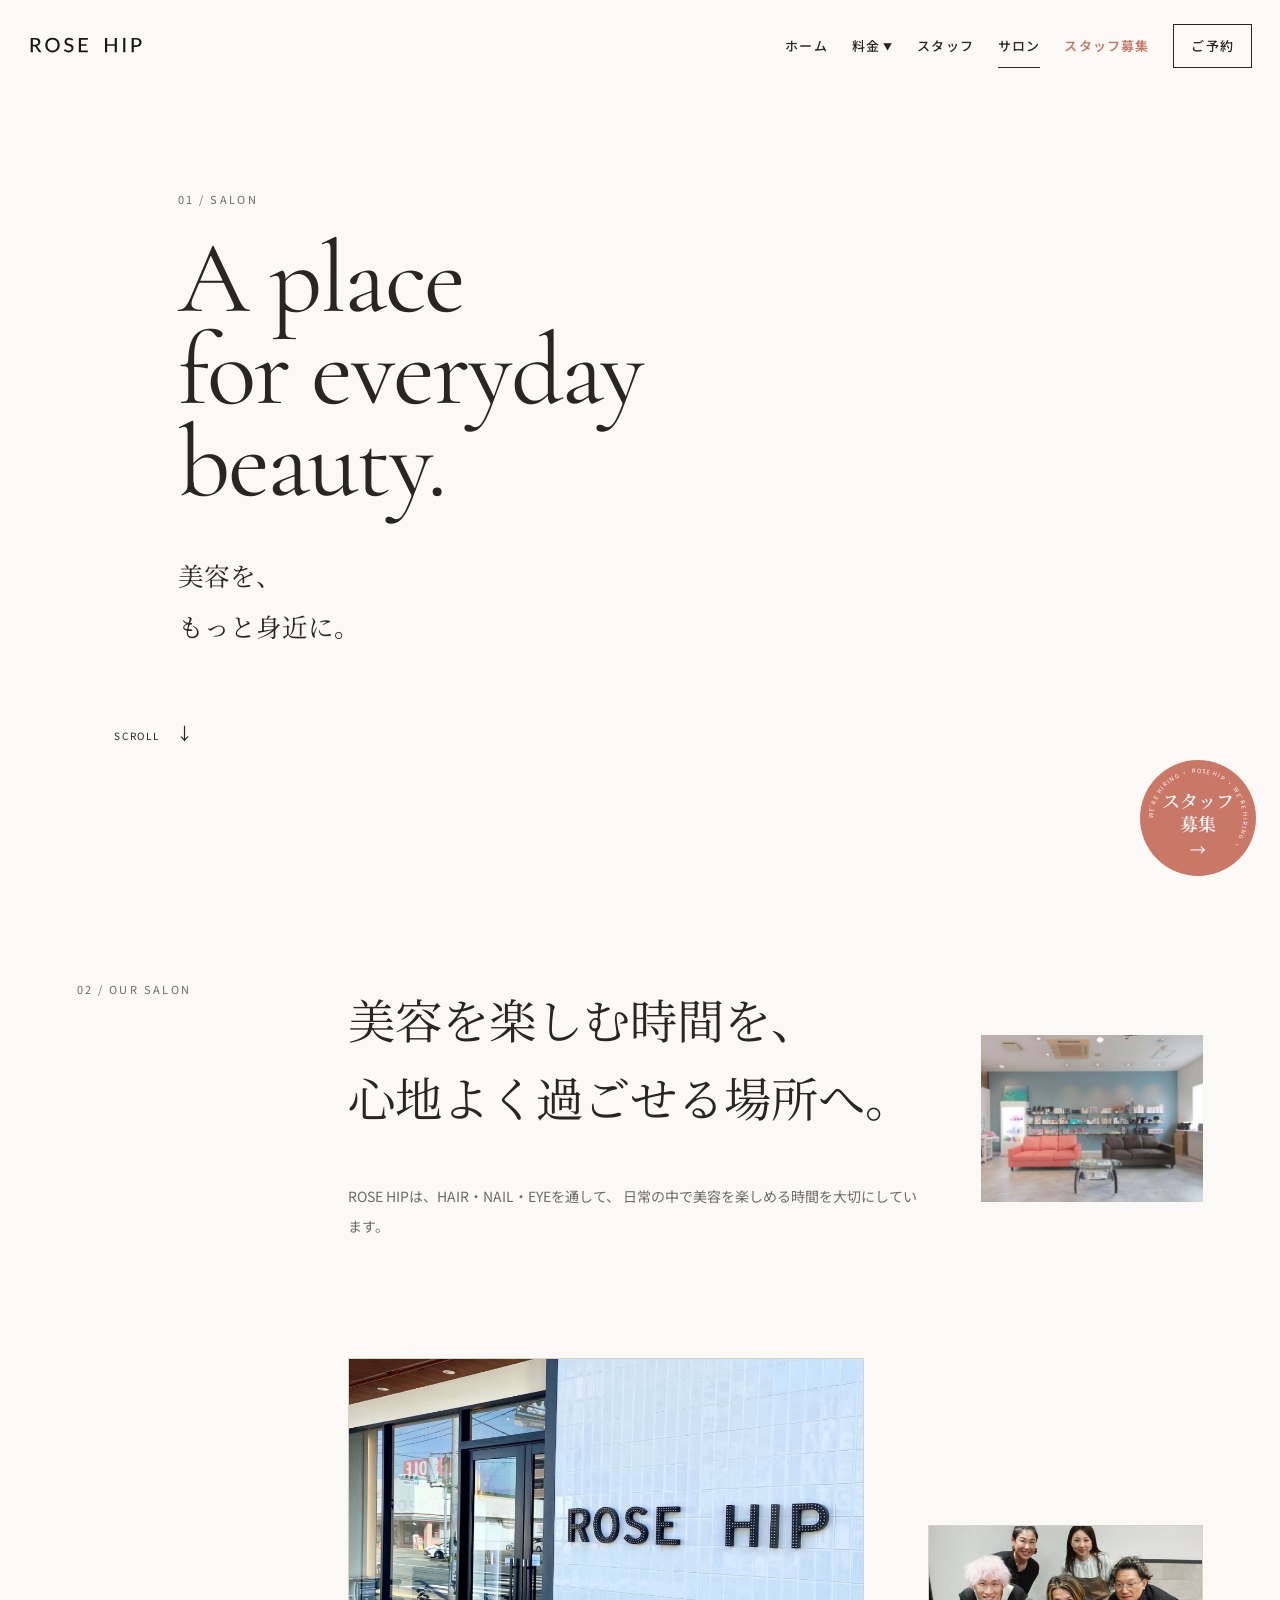
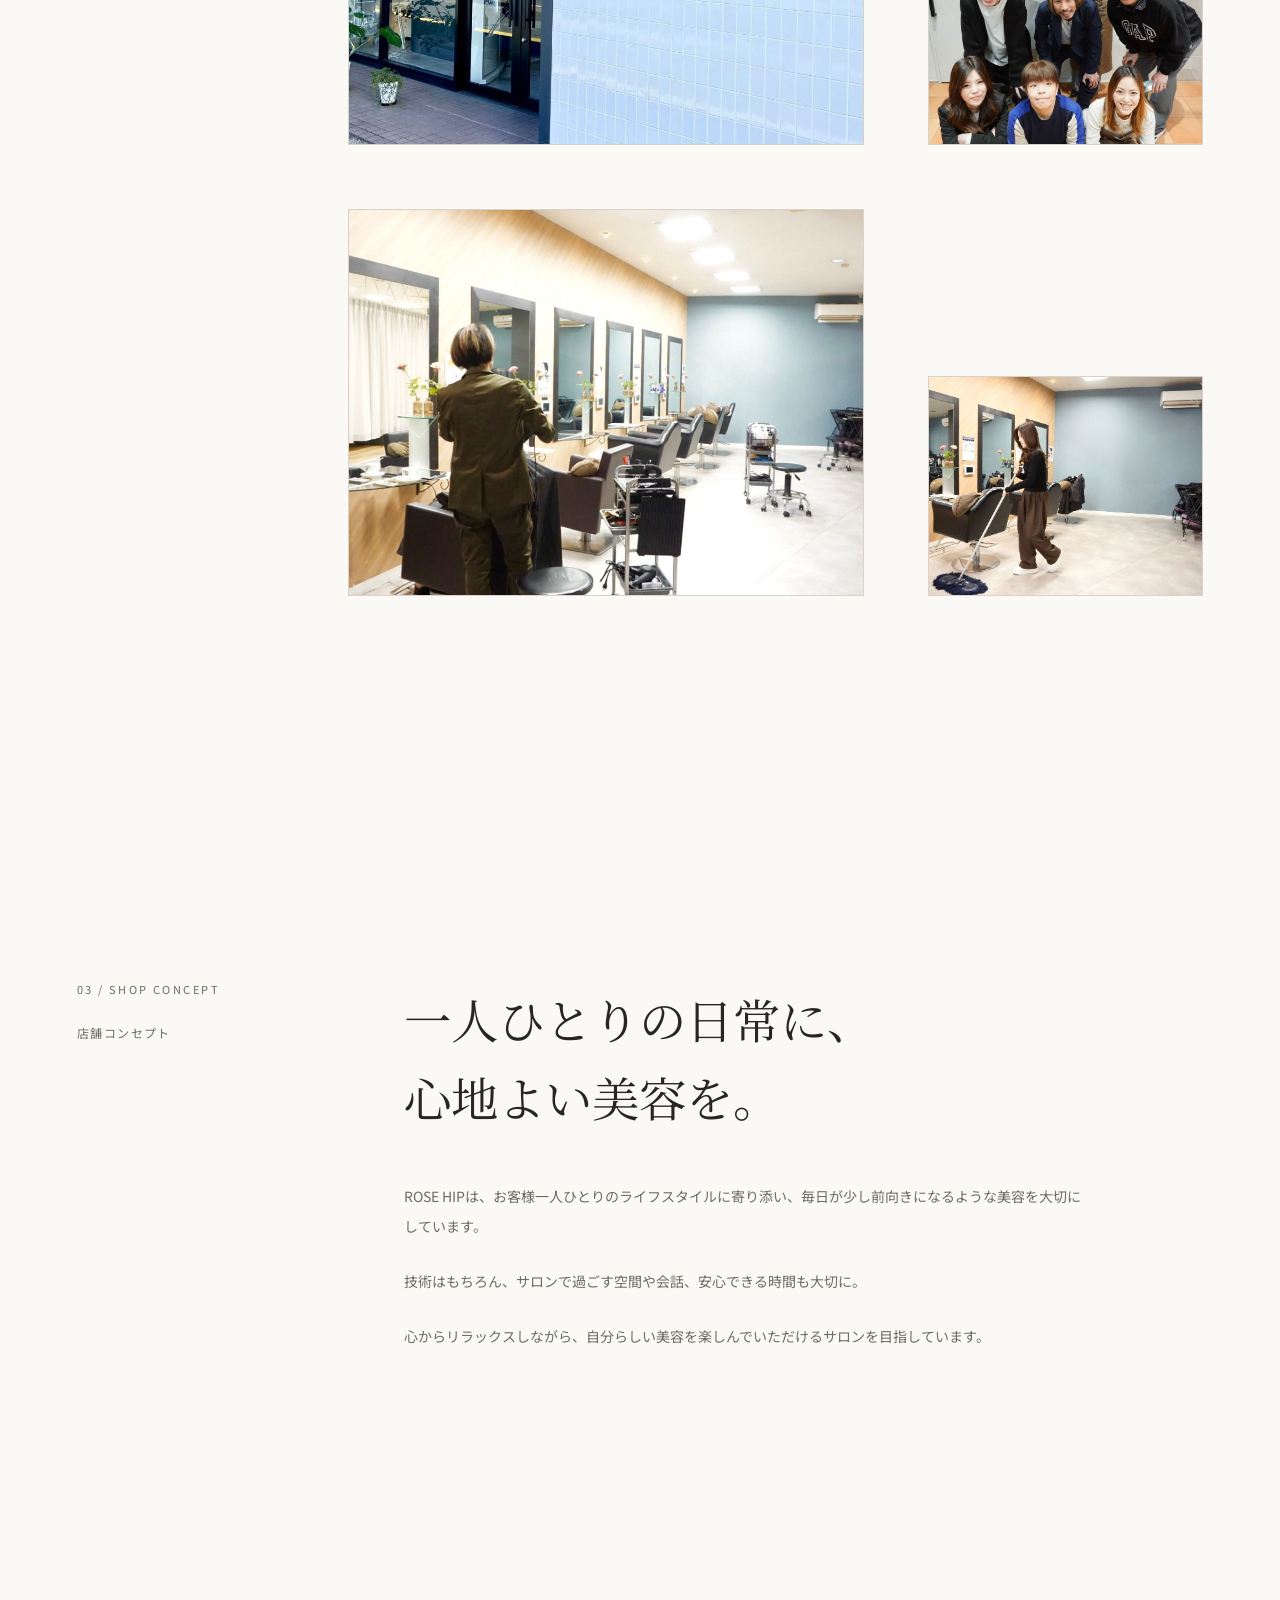
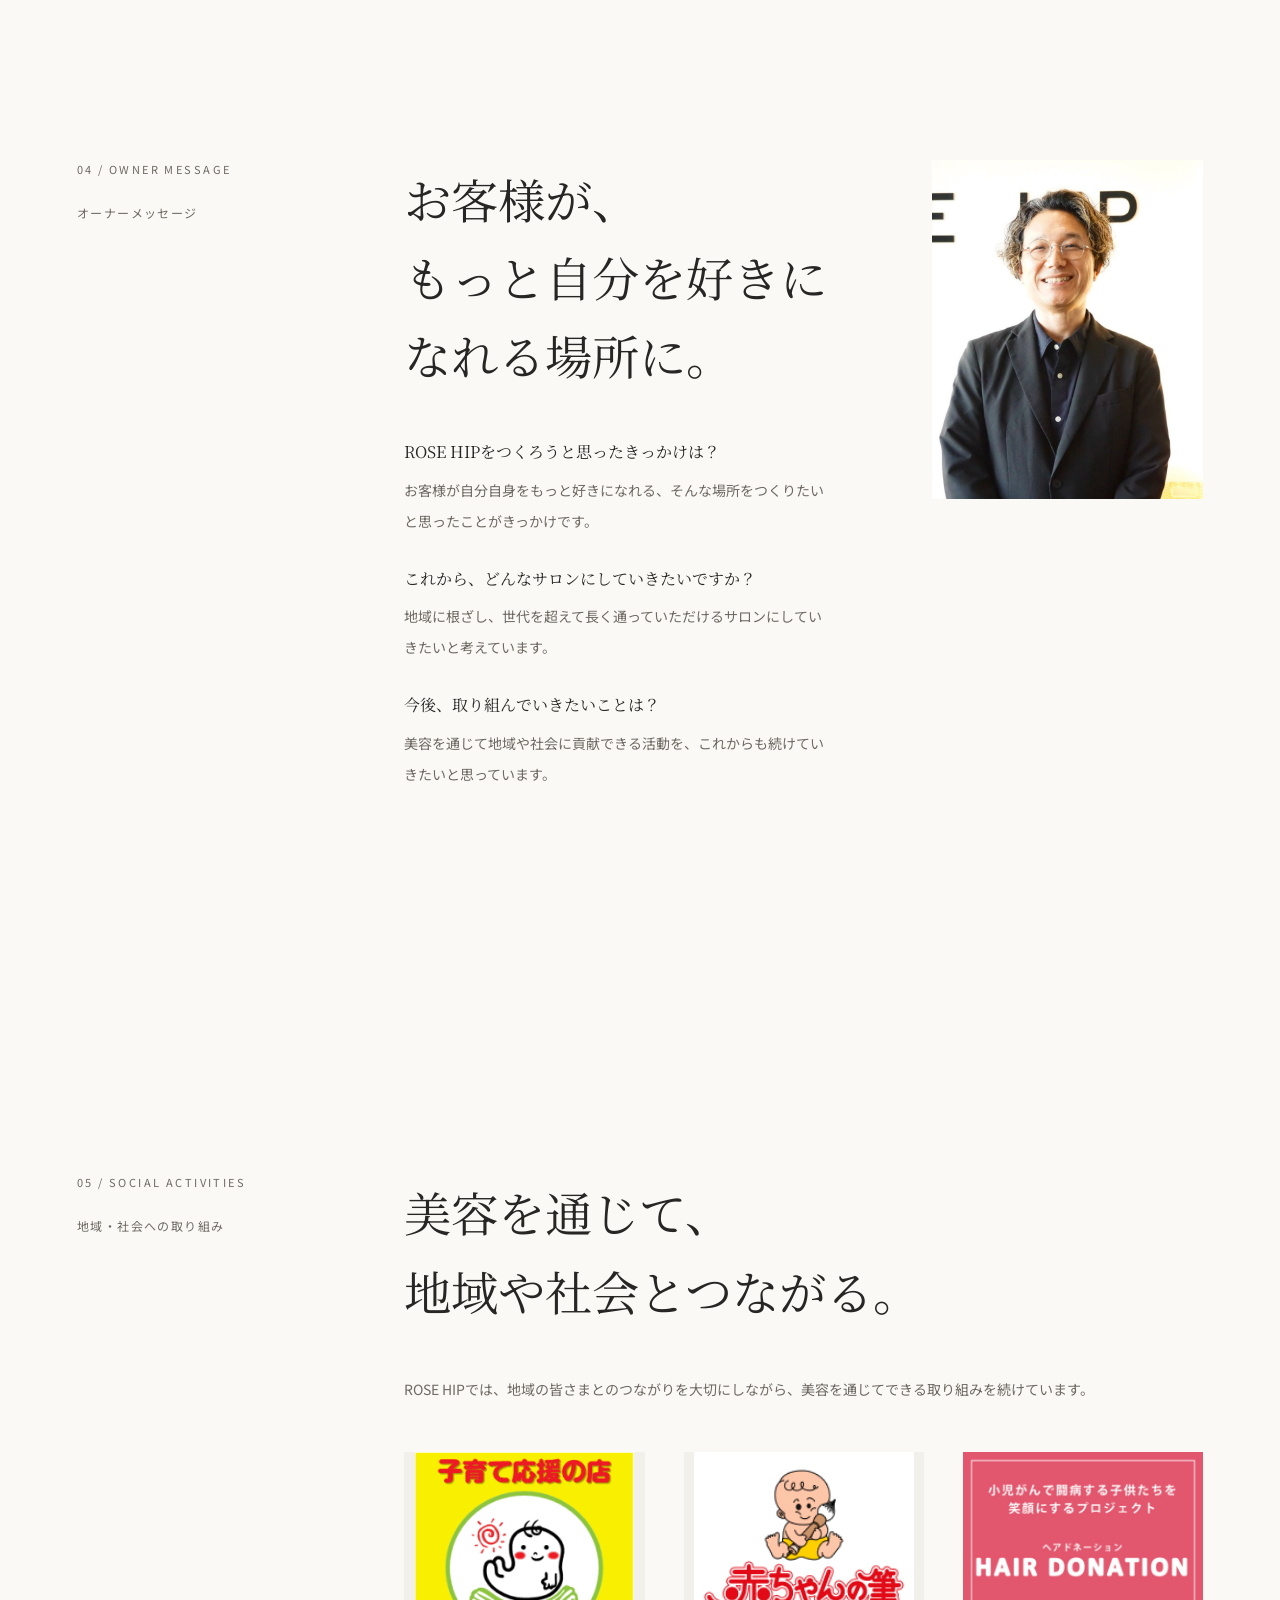
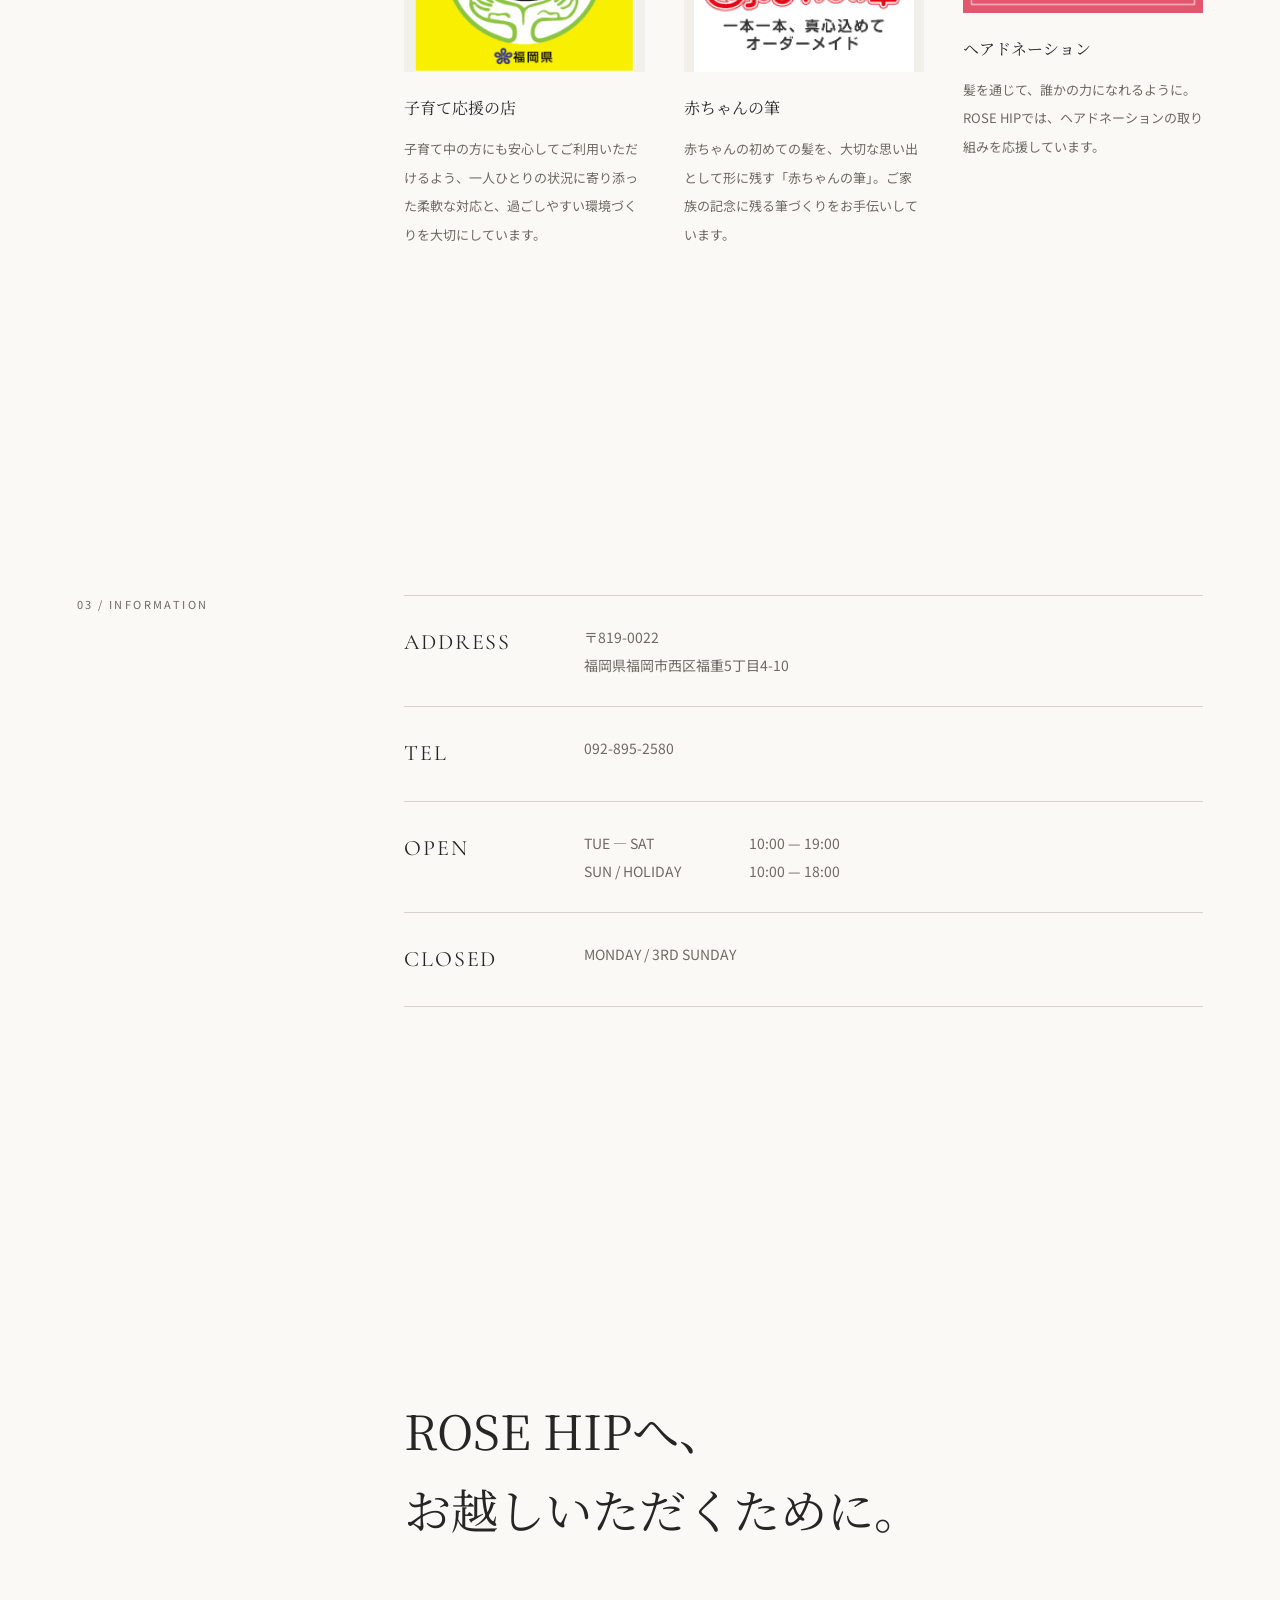
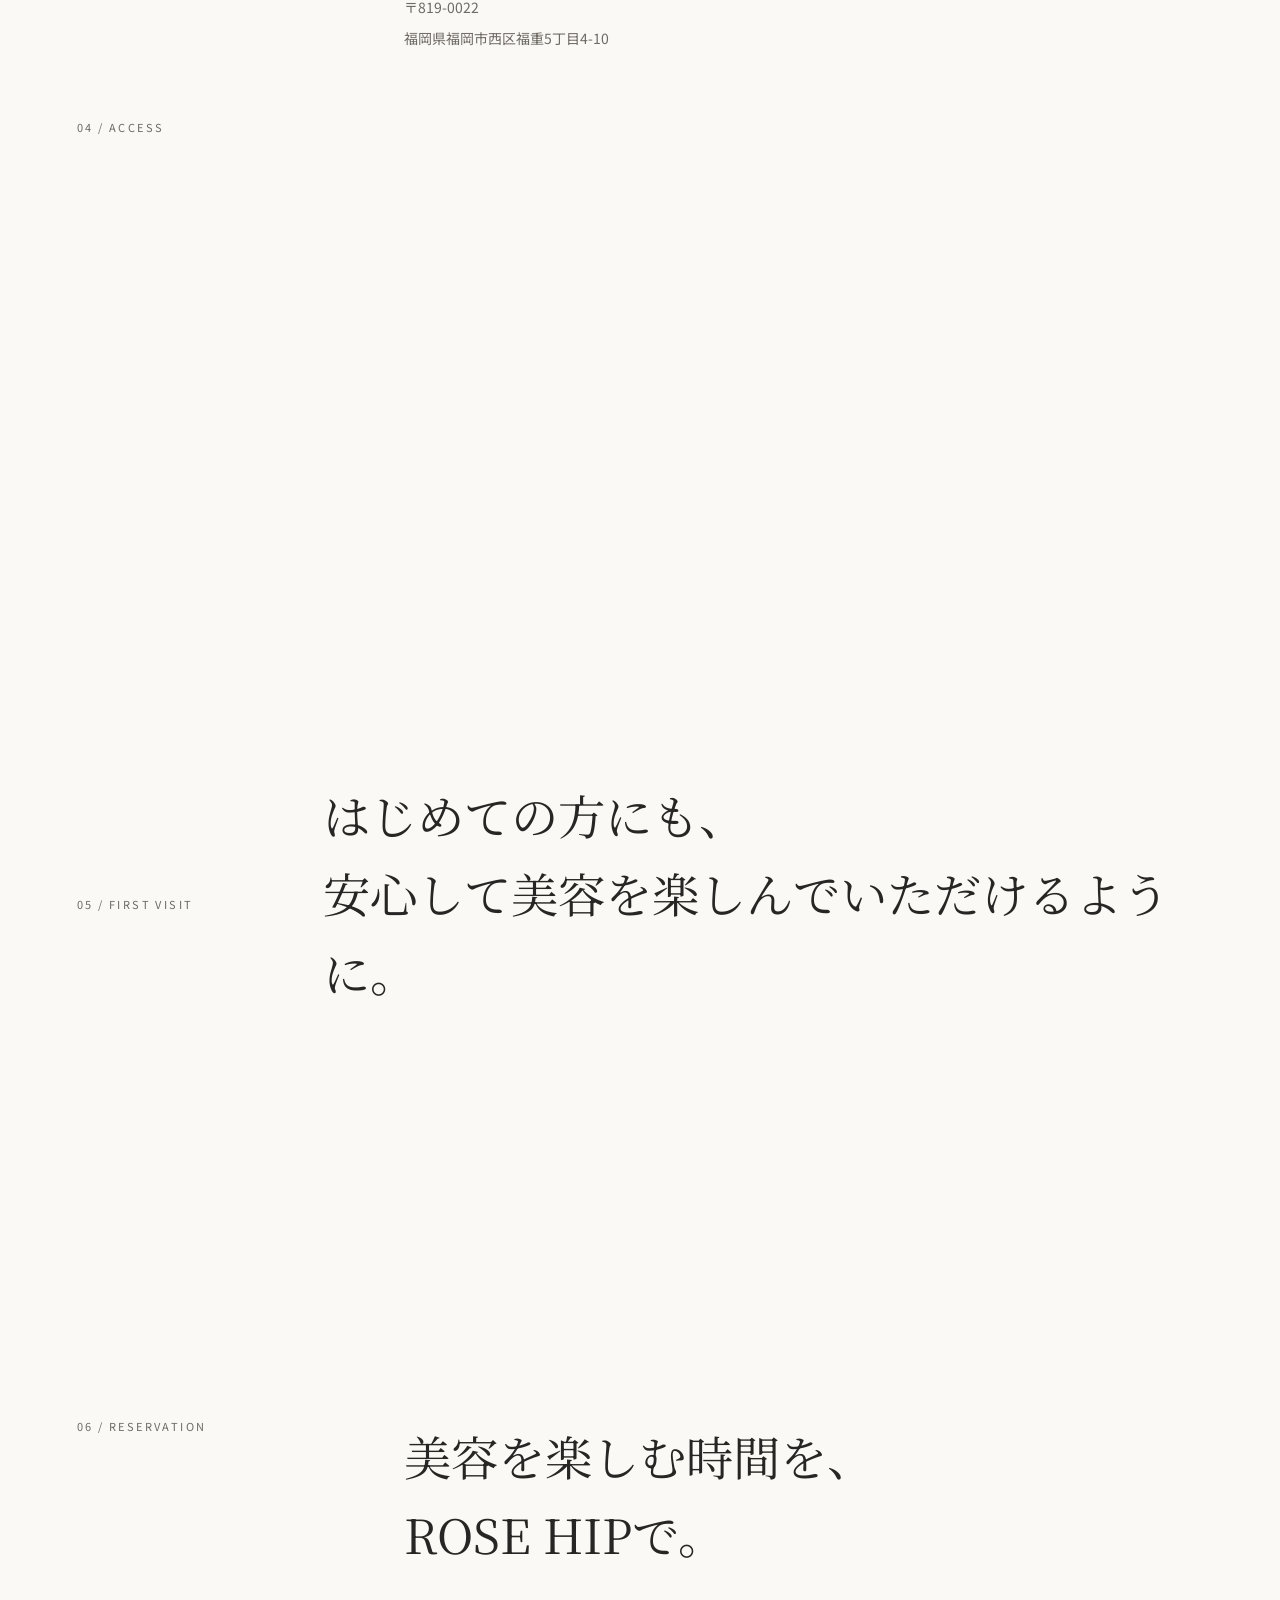
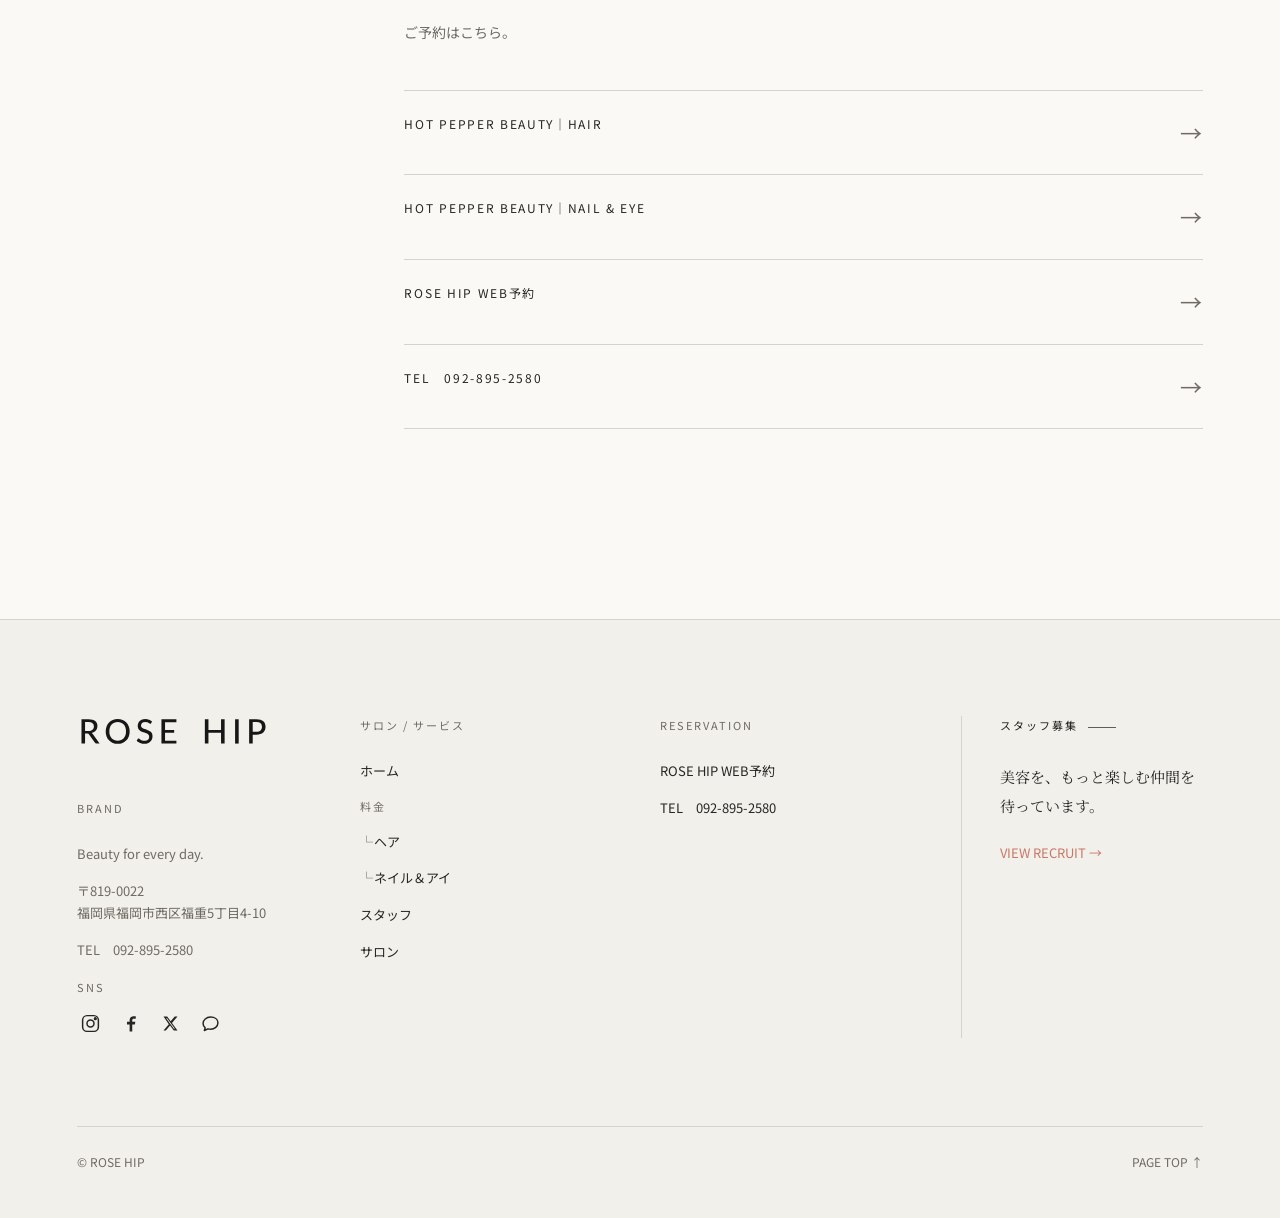
<file: salon.html>
<!doctype html>
<html lang="ja">
<head>
    <meta name="robots" content="noindex,nofollow" />
  <meta charset="UTF-8" />
  <meta name="viewport" content="width=device-width, initial-scale=1.0" />
  <meta name="description" content="福岡市西区福重のROSE HIP。店舗コンセプト、オーナーメッセージ、地域・社会への取り組み、店舗情報、アクセスをご紹介します。" />
    <title>店舗紹介・アクセス｜福岡市西区福重のROSE HIP</title>
    <link rel="canonical" href="https://rosehip-hairsalon.com/salon.html" />
    <meta property="og:title" content="店舗紹介・アクセス｜福岡市西区福重のROSE HIP" />
    <meta property="og:site_name" content="ROSE HIP" />
    <meta property="og:description" content="福岡市西区福重のROSE HIP。店舗コンセプト、オーナーメッセージ、地域・社会への取り組み、店舗情報、アクセスをご紹介します。" />
    <meta property="og:url" content="https://rosehip-hairsalon.com/salon.html" />
    <meta property="og:type" content="website" />
    <meta property="og:image" content="https://rosehip-hairsalon.com/assets/ogp.png" />
    <meta name="twitter:card" content="summary_large_image" />
    <meta name="twitter:title" content="店舗紹介・アクセス｜福岡市西区福重のROSE HIP" />
    <meta name="twitter:description" content="福岡市西区福重のROSE HIP。店舗コンセプト、オーナーメッセージ、地域・社会への取り組み、店舗情報、アクセスをご紹介します。" />
    <meta name="twitter:image" content="https://rosehip-hairsalon.com/assets/ogp.png" />
    <link rel="apple-touch-icon" sizes="180x180" href="./rosehip-logo-favicon-assets/rosehip_brand/rosehip-icon-180.png" />
    <link rel="icon" type="image/svg+xml" href="./rosehip-logo-favicon-assets/rosehip_brand/rosehip-favicon.svg" />
  <link rel="preconnect" href="https://fonts.googleapis.com" />
  <link rel="preconnect" href="https://fonts.gstatic.com" crossorigin />
  <link href="https://fonts.googleapis.com/css2?family=Cormorant+Garamond:wght@400;500;600&family=Noto+Sans+JP:wght@400;500;600&family=Noto+Serif+JP:wght@400;500;600&display=swap" rel="stylesheet" />
  <link rel="stylesheet" href="./styles.css" />
  <link rel="stylesheet" href="./salon.css" />
</head>
<body class="salon-page">
  <header class="site-header salon-header" data-header><a class="brand" href="./index.html"><img class="brand-logo" src="./rosehip-logo-favicon-assets/rosehip_brand/rosehip-logo.svg" alt="ROSE HIP"></a><nav class="desktop-nav" aria-label="メインナビゲーション"><a href="./index.html">ホーム</a><div class="nav-dropdown"><button class="nav-dropdown-toggle" type="button" aria-expanded="false" aria-haspopup="true" aria-controls="料金-menu">料金 <span aria-hidden="true">▼</span></button><div class="nav-dropdown-menu" id="料金-menu" role="menu"><a href="./hair.html" role="menuitem">ヘア</a><a href="./nail-eye.html" role="menuitem">ネイル＆アイ</a></div></div><a href="./staff.html">スタッフ</a><a href="./salon.html" aria-current="page">サロン</a><a class="recruit-nav-link" href="./recruit.html">スタッフ募集</a><a class="reserve-link" href="#reservation">ご予約</a></nav><a class="mobile-reserve" href="#reservation">ご予約</a><button class="menu-button" type="button" aria-expanded="false" aria-controls="mobile-menu">メニュー</button></header>
  <div class="mobile-menu" id="mobile-menu" aria-hidden="true"><a href="./index.html">ホーム</a><div class="mobile-menu-group"><span>料金</span><a href="./hair.html">ヘア</a><a href="./nail-eye.html">ネイル＆アイ</a></div><a href="./staff.html">スタッフ</a><a href="./salon.html">サロン</a><a href="./recruit.html">スタッフ募集</a><a href="#reservation">ご予約</a></div>
  <main id="top">
    <section class="salon-hero"><div><p class="eyebrow">01 / SALON</p><h1>A place<br />for everyday<br />beauty.</h1><p class="hero-jp">美容を、<br />もっと身近に。</p></div><a class="scroll-cue" href="#our-salon">SCROLL <span>↓</span></a></section>
    <section class="salon-section our-salon reveal" id="our-salon"><div class="section-label"><p class="eyebrow">02 / OUR SALON</p></div><div class="our-layout"><div><h2>美容を楽しむ時間を、<br />心地よく過ごせる<span class="sp-break"><br /></span>場所へ。</h2><p class="body-copy">ROSE HIPは、HAIR・NAIL・EYEを通して、 日常の中で美容を楽しめる時間を大切にしています。</p></div><figure><img src="./assets/images/about/concept2.jpg" alt="ROSE HIPの店内" /></figure><div class="salon-photo-gallery" aria-label="ROSE HIPのサロン写真"><figure class="salon-photo-placeholder salon-photo-exterior"><img src="./assets/images/salon/concept-bg.jpg" alt="ROSE HIP 外観" /></figure><figure class="salon-photo-placeholder salon-photo-detail"><img src="./assets/images/staff/staff-bg.jpg" alt="ROSE HIPのスタッフ集合写真" /></figure><figure class="salon-photo-placeholder salon-photo-space"><img src="./assets/images/salon/menu-bg.jpg" alt="ROSE HIPの店内" /></figure><figure class="salon-photo-placeholder salon-photo-atmosphere"><img src="./assets/images/salon/seisou.jpg" alt="ROSE HIP 店内設備" /></figure></div></div></section>
    <section class="salon-section shop-concept reveal" id="shop-concept"><div class="section-label"><p class="eyebrow">03 / SHOP CONCEPT</p><span class="section-label-jp">店舗コンセプト</span></div><div class="salon-content-copy"><h2>一人ひとりの日常に、<br />心地よい美容を。</h2><p class="body-copy">ROSE HIPは、お客様一人ひとりのライフスタイルに寄り添い、毎日が少し前向きになるような美容を大切にしています。</p><p class="body-copy">技術はもちろん、サロンで過ごす空間や会話、安心できる時間も大切に。</p><p class="body-copy">心からリラックスしながら、自分らしい美容を楽しんでいただけるサロンを目指しています。</p></div></section>
    <section class="salon-section owner-message reveal" id="owner-message"><div class="section-label"><p class="eyebrow">04 / OWNER MESSAGE</p><span class="section-label-jp">オーナーメッセージ</span></div><div class="owner-message-layout"><div class="owner-message-copy"><h2>お客様が、<br />もっと自分を好きになれる場所に。</h2><div class="owner-qa"><div><h3>ROSE HIPをつくろうと思ったきっかけは？</h3><p class="body-copy">お客様が自分自身をもっと好きになれる、そんな場所をつくりたいと思ったことがきっかけです。</p></div><div><h3>これから、どんなサロンにしていきたいですか？</h3><p class="body-copy">地域に根ざし、世代を超えて長く通っていただけるサロンにしていきたいと考えています。</p></div><div><h3>今後、取り組んでいきたいことは？</h3><p class="body-copy">美容を通じて地域や社会に貢献できる活動を、これからも続けていきたいと思っています。</p></div></div></div><figure class="owner-message-image"><img src="./assets/images/salon/owner.jpg" alt="ROSE HIPオーナー" /></figure></div></section>
    <section class="salon-section social-activities reveal" id="social-activities"><div class="section-label"><p class="eyebrow">05 / SOCIAL ACTIVITIES</p><span class="section-label-jp">地域・社会への取り組み</span></div><div class="social-activities-content"><h2>美容を通じて、<br />地域や社会とつながる。</h2><p class="body-copy social-intro">ROSE HIPでは、地域の皆さまとのつながりを大切にしながら、美容を通じてできる取り組みを続けています。</p><div class="social-activity-grid"><article><figure><img src="./assets/images/salon/activities/activity-child.gif" alt="子育て応援の店" /></figure><h3>子育て応援の店</h3><p class="body-copy">子育て中の方にも安心してご利用いただけるよう、一人ひとりの状況に寄り添った柔軟な対応と、過ごしやすい環境づくりを大切にしています。</p></article><article><figure><img src="./assets/images/salon/activities/activity-baby.jpg" alt="赤ちゃんの筆" /></figure><h3>赤ちゃんの筆</h3><p class="body-copy">赤ちゃんの初めての髪を、大切な思い出として形に残す「赤ちゃんの筆」。ご家族の記念に残る筆づくりをお手伝いしています。</p></article><article><figure><img src="./assets/images/salon/activities/activity-donation.jpg" alt="ヘアドネーション" /></figure><h3>ヘアドネーション</h3><p class="body-copy">髪を通じて、誰かの力になれるように。ROSE HIPでは、ヘアドネーションの取り組みを応援しています。</p></article></div></div></section>
    <section class="salon-section information reveal" id="information"><div class="section-label"><p class="eyebrow">03 / INFORMATION</p></div><div class="info-list"><div class="info-row"><b>ADDRESS</b><p>〒819-0022<br />福岡県福岡市西区福重5丁目4-10</p></div><div class="info-row"><b>TEL</b><p><a href="tel:0928952580">092-895-2580</a></p></div><div class="info-row"><b>OPEN</b><div><p><span>TUE — SAT</span><span>10:00 — 19:00</span></p><p><span>SUN / HOLIDAY</span><span>10:00 — 18:00</span></p></div></div><div class="info-row"><b>CLOSED</b><p>MONDAY / 3RD SUNDAY</p></div></div></section>
    <section class="salon-section access reveal" id="access"><div class="section-label"><p class="eyebrow">04 / ACCESS</p></div><div class="access-layout"><div><h2>ROSE HIPへ、<br />お越しいただく<span class="sp-break"><br /></span>ために。</h2><p class="body-copy">〒819-0022<br />福岡県福岡市西区福重5丁目4-10</p></div><div class="map-frame"><iframe title="ROSE HIPの所在地" src="https://www.google.com/maps?q=福岡県福岡市西区福重5丁目4-10&output=embed" loading="lazy" referrerpolicy="no-referrer-when-downgrade"></iframe></div></div></section>
    <section class="salon-section first-visit reveal" id="first-visit"><div class="section-label"><p class="eyebrow">05 / FIRST VISIT</p></div><div><h2>はじめての方にも、<br />安心して美容を<span class="sp-break"><br /></span>楽しんでいただける<span class="sp-break"><br /></span>ように。</h2></div></section>
    <section class="salon-section reservation-section reveal" id="reservation"><div class="section-label"><p class="eyebrow">06 / RESERVATION</p></div><div><h2>美容を楽しむ時間を、<br />ROSE HIPで。</h2><p class="body-copy">ご予約はこちら。</p><div class="reservation-list" aria-label="予約先"><a href="https://beauty.hotpepper.jp/slnH000067615/" target="_blank" rel="noopener"><span>HOT PEPPER BEAUTY｜HAIR</span><span aria-hidden="true">→</span></a><a href="https://beauty.hotpepper.jp/kr/slnH000382965/?cstt=18&amp;wak=KPSC400401_s_link_salontop" target="_blank" rel="noopener"><span>HOT PEPPER BEAUTY｜NAIL &amp; EYE</span><span aria-hidden="true">→</span></a><a href="https://rosehip.plus2.vc/sprsv/contents_select.php" target="_blank" rel="noopener"><span>ROSE HIP WEB予約</span><span aria-hidden="true">→</span></a><a href="tel:0928952580"><span>TEL　092-895-2580</span><span aria-hidden="true">→</span></a></div></div></section>
  </main>
  <footer class="footer"><div class="footer-brand">ROSE HIP</div><div class="footer-links"><a href="./hair.html">HAIR</a><a href="./nail-eye.html">NAIL &amp; EYE</a><a href="./staff.html">STAFF</a><a href="./salon.html">SALON</a><a href="./recruit.html">RECRUIT</a><a href="./reserve.html">RESERVE</a></div><div class="footer-meta"><span>福岡県福岡市西区福重5丁目4-10</span><span>© ROSE HIP</span></div></footer>
  <script src="./script.js?v=42c86e5"></script><script src="./nav-ja.js?v=6391575"></script>
</body>
</html>
</file>
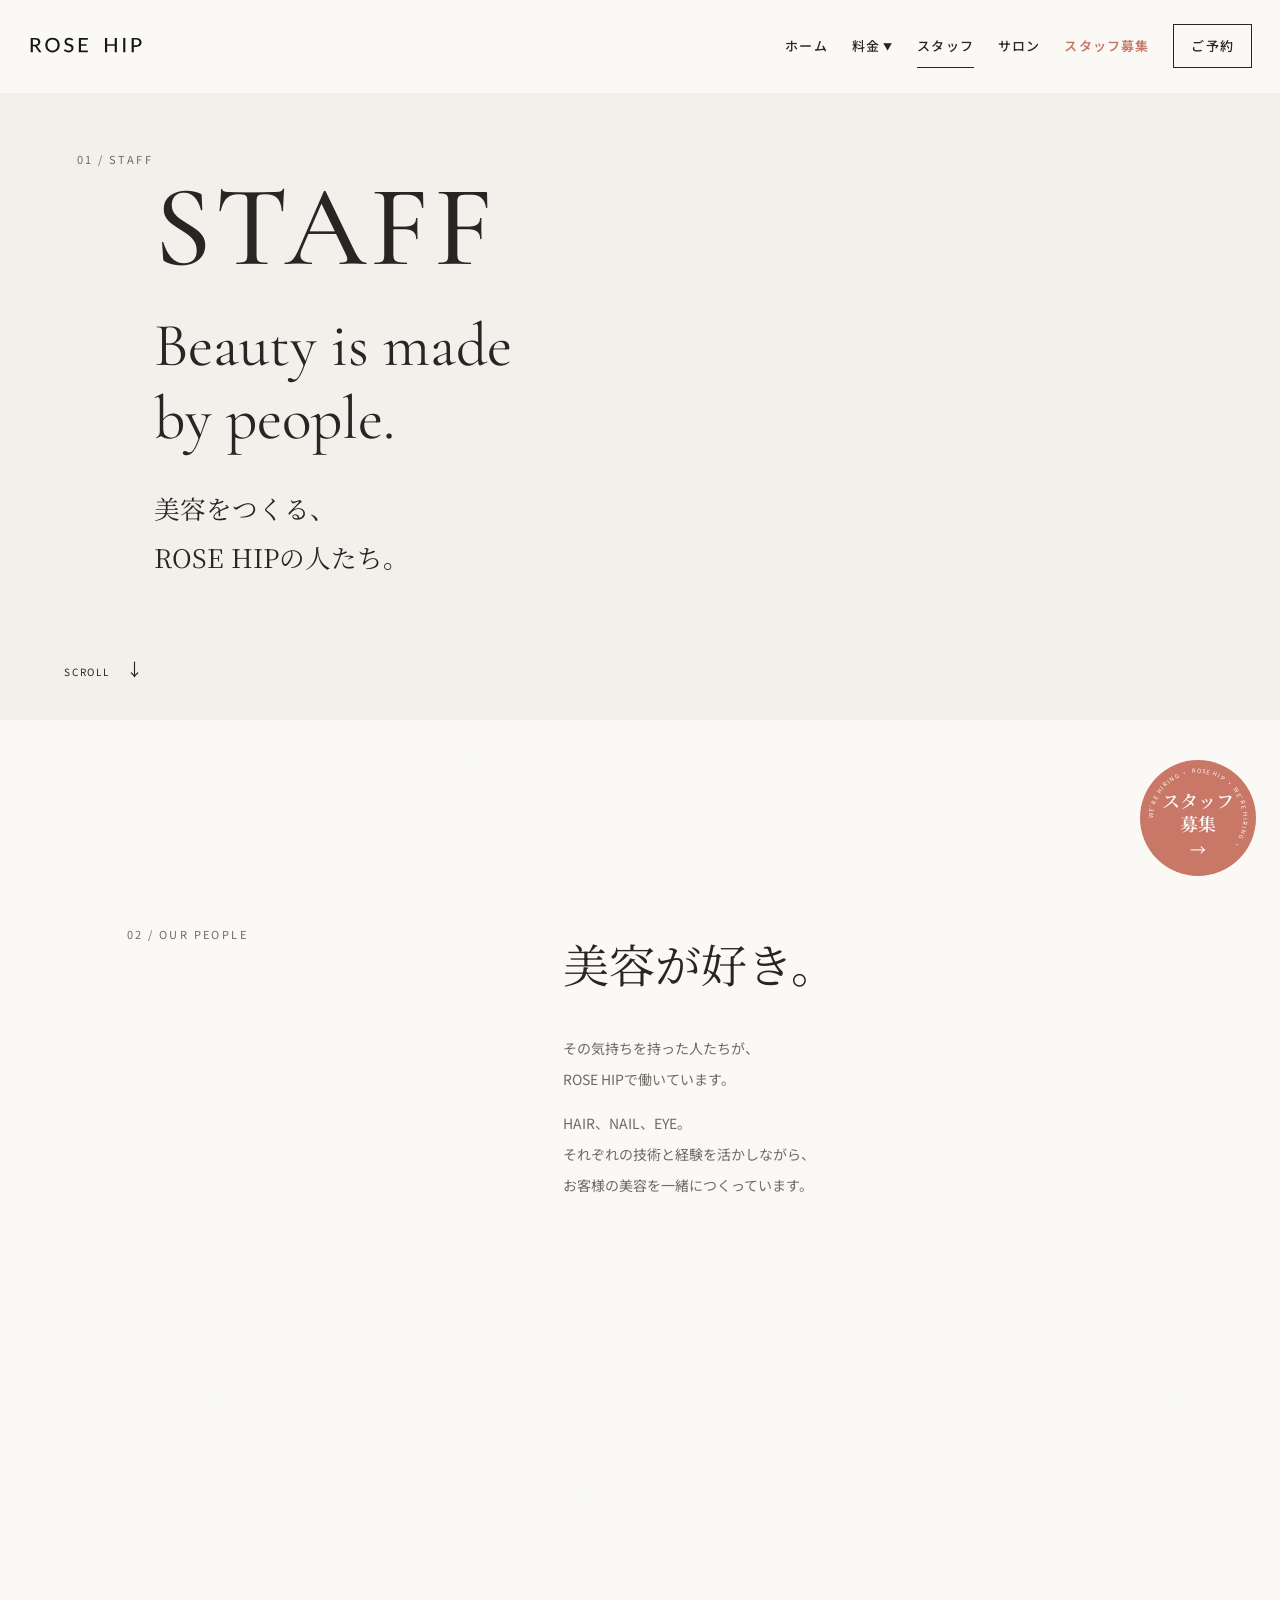
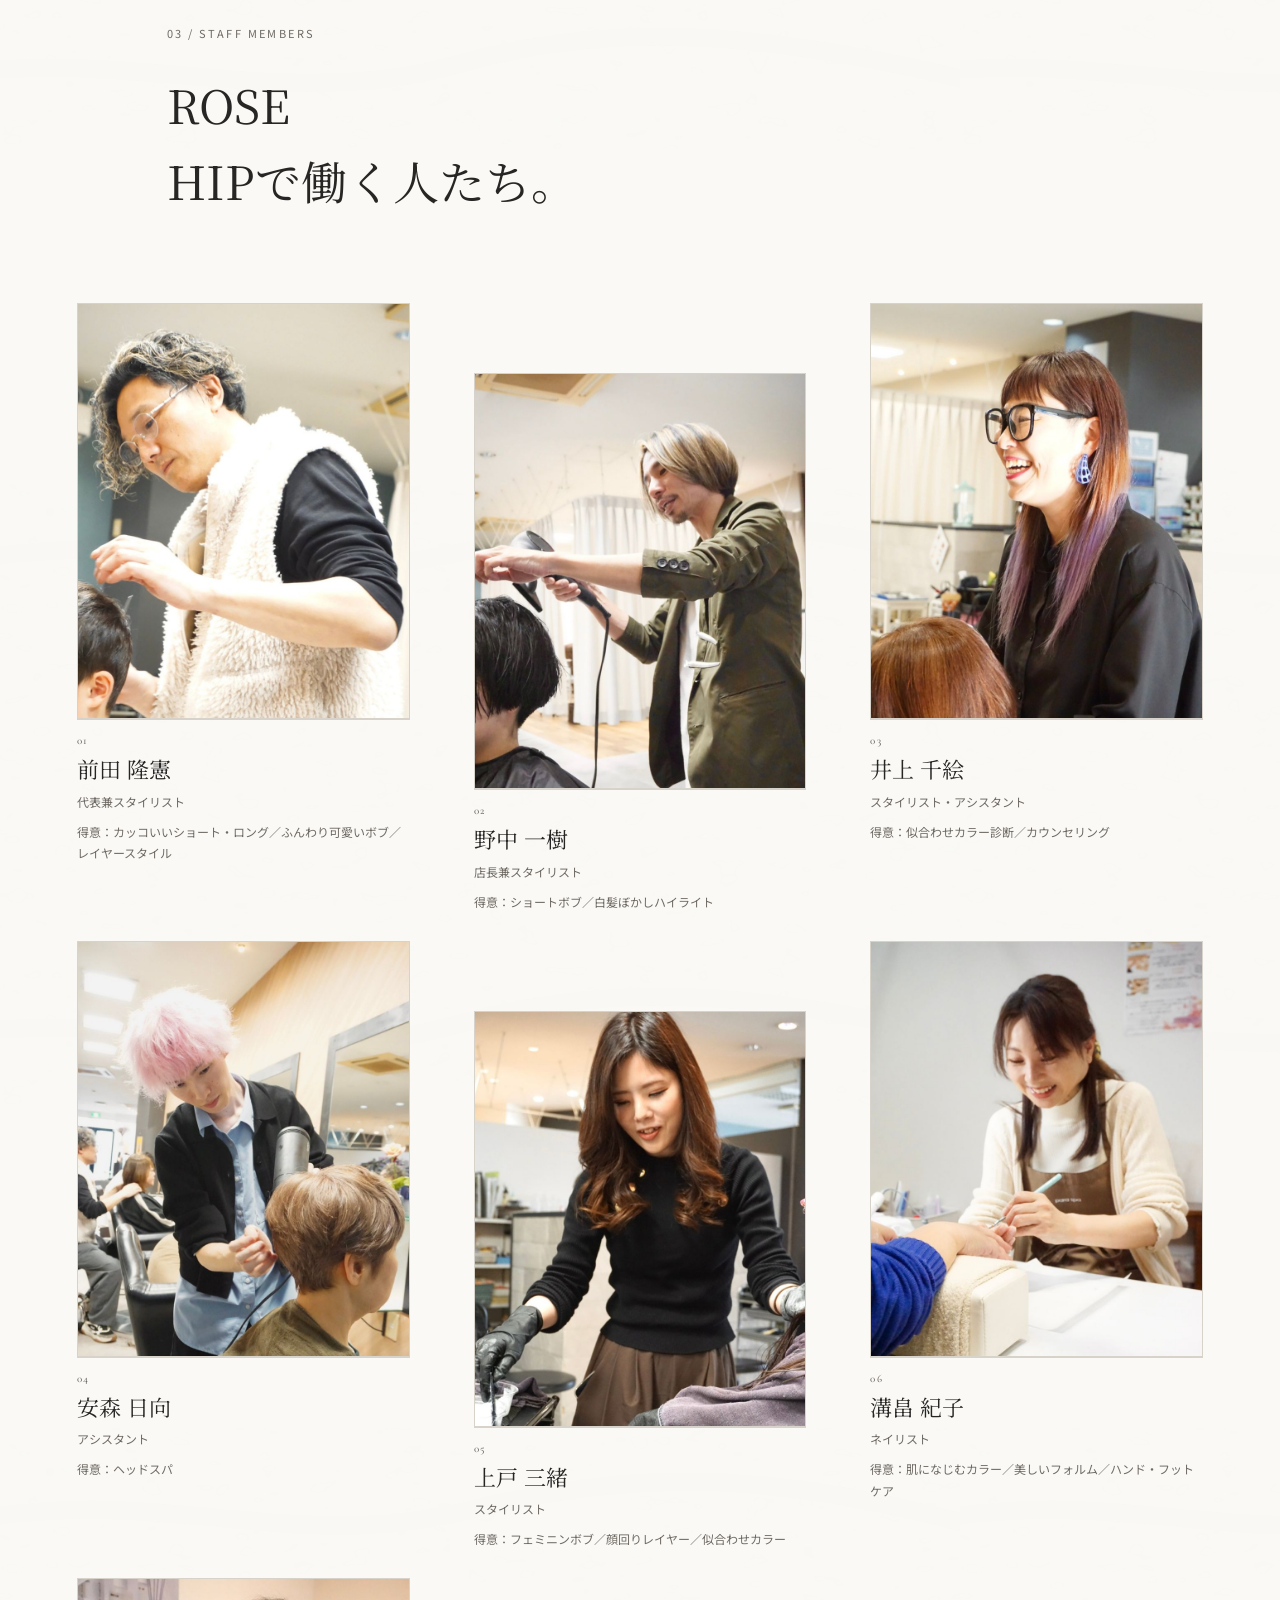
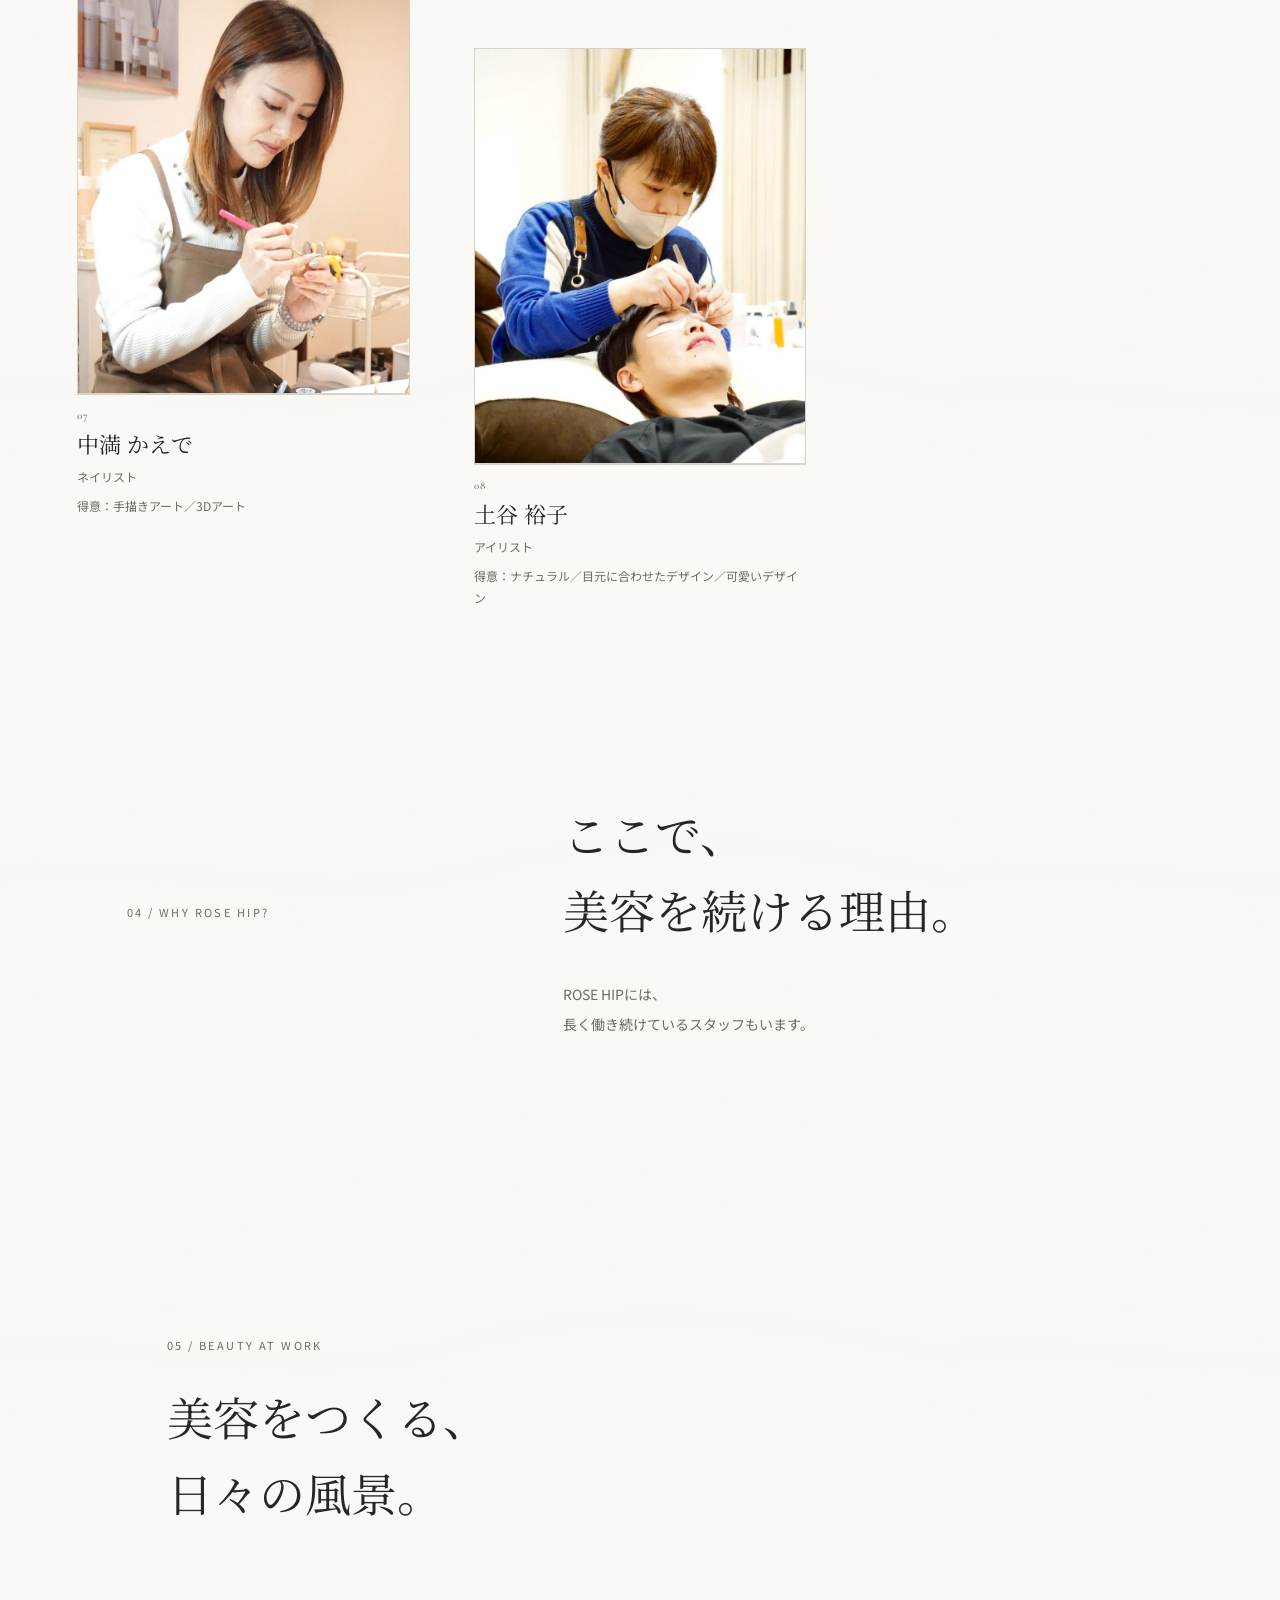
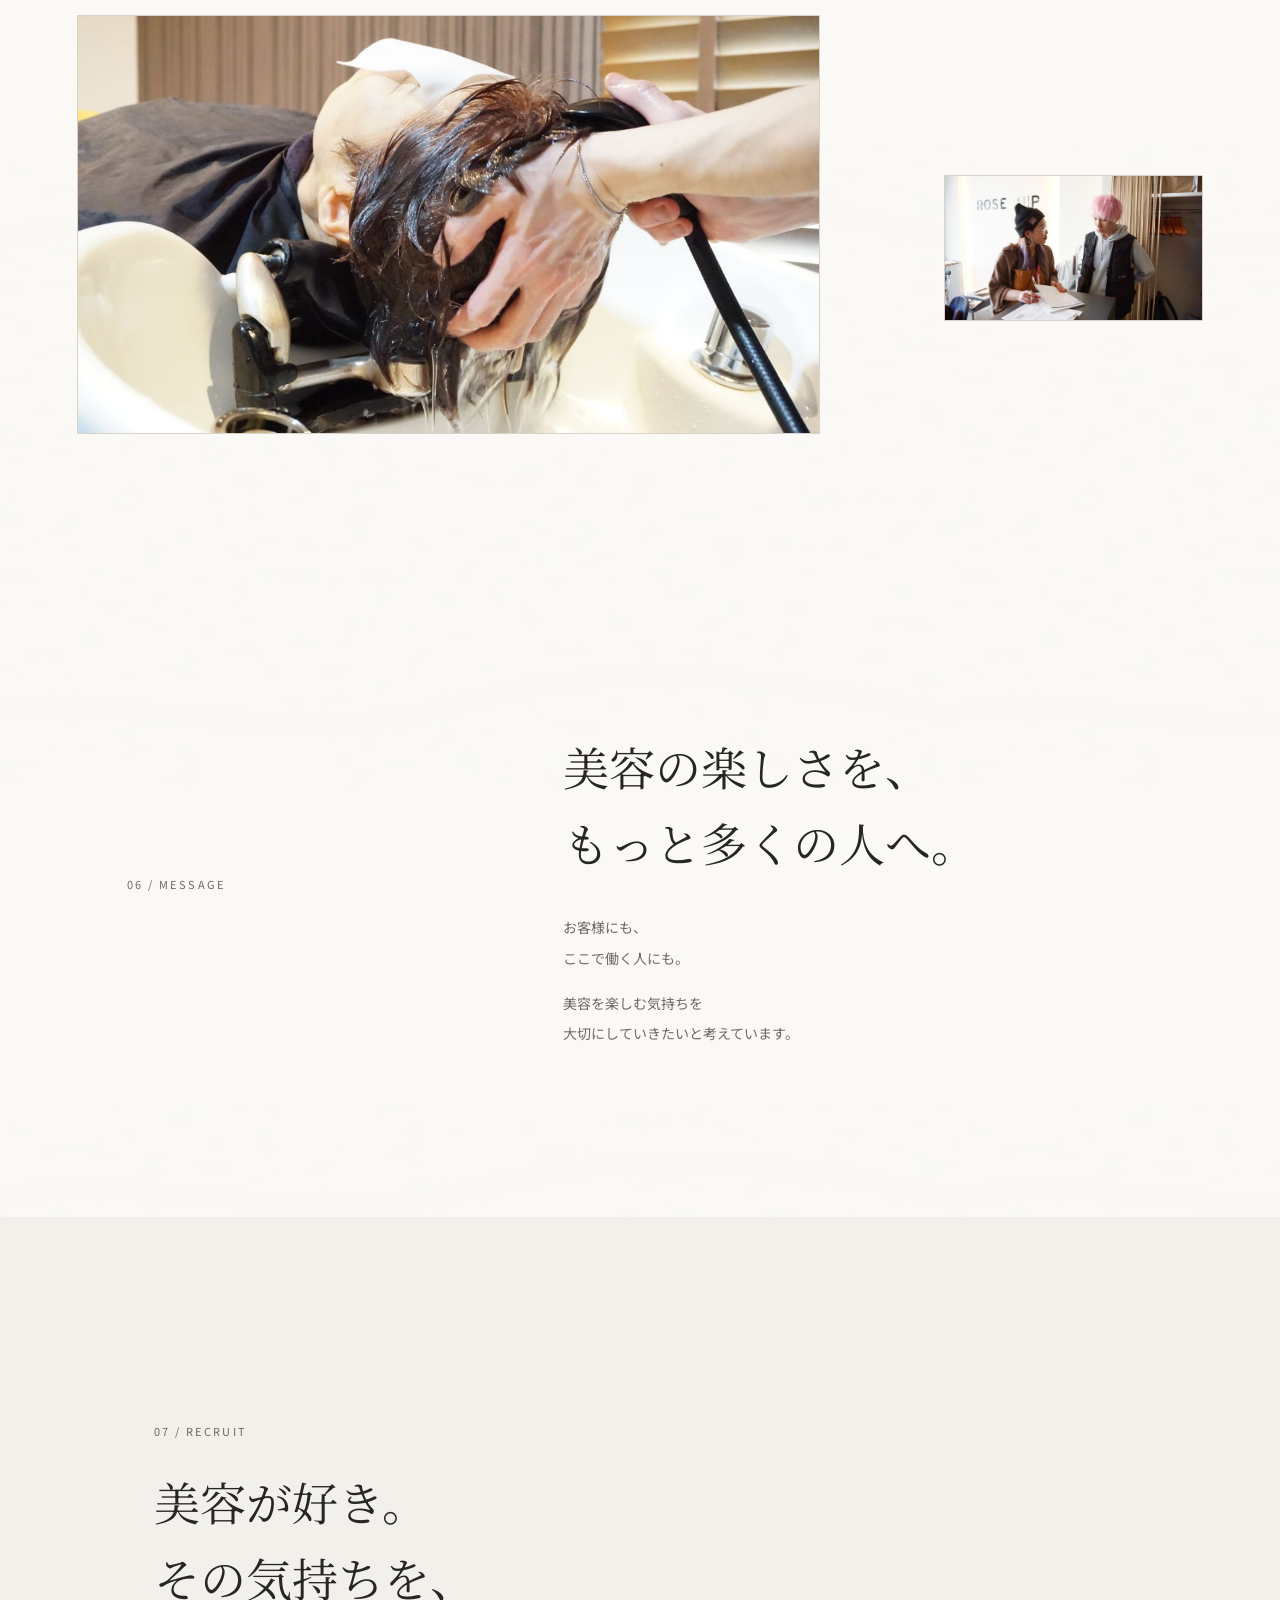
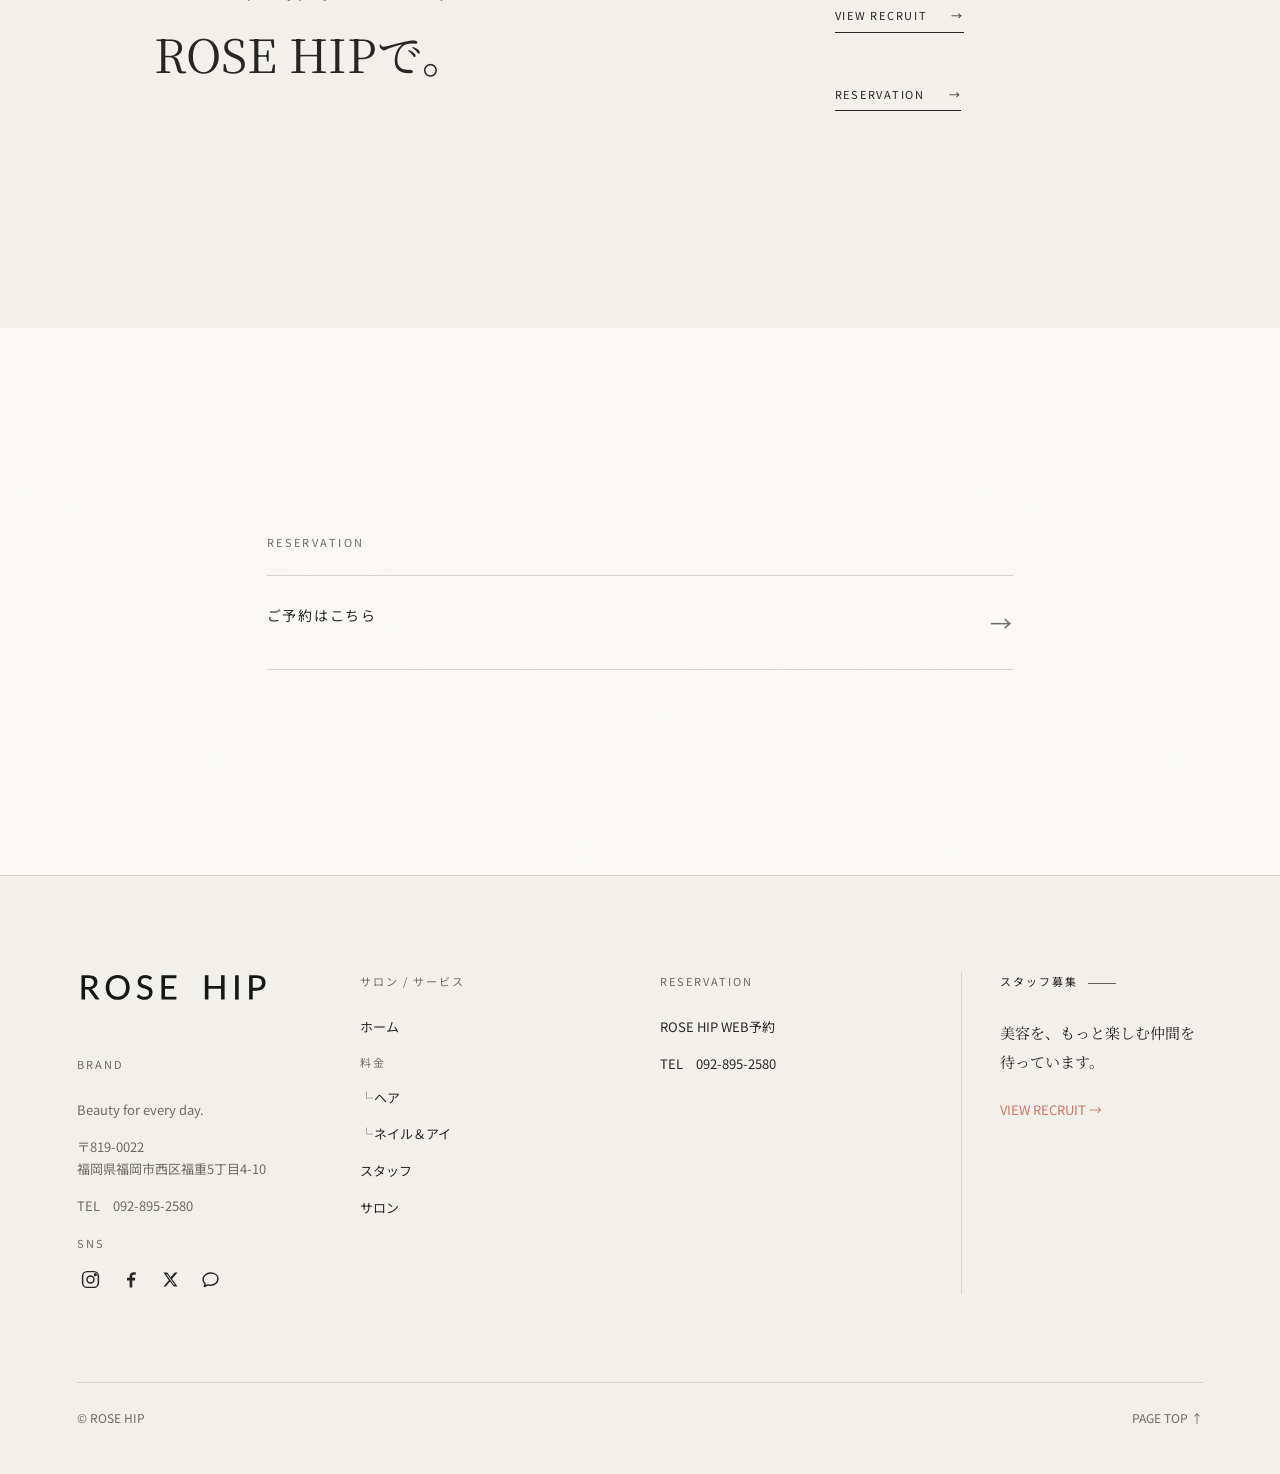
<file: staff.html>
<!doctype html>
<meta property="og:site_name" content="ROSE HIP"/>
<html lang="ja"><head><meta name="robots" content="noindex,nofollow"/><meta charset="UTF-8"/><meta name="viewport" content="width=device-width,initial-scale=1.0"/><meta name="description" content="福岡市西区の美容室 ROSE HIPのスタッフをご紹介します。ヘア、ネイル、アイの各分野でお客様の美容をサポートします。"/><title>スタッフ紹介｜福岡市西区の美容室 ROSE HIP</title><link rel="canonical" href="https://rosehip-hairsalon.com/staff.html"/><meta property="og:title" content="スタッフ紹介｜福岡市西区の美容室 ROSE HIP"/><meta property="og:description" content="福岡市西区の美容室 ROSE HIPのスタッフをご紹介します。ヘア、ネイル、アイの各分野でお客様の美容をサポートします。"/><meta property="og:url" content="https://rosehip-hairsalon.com/staff.html"/><meta property="og:type" content="website"/><meta property="og:image" content="https://rosehip-hairsalon.com/assets/ogp.png"/><meta name="twitter:card" content="summary_large_image"/><meta name="twitter:title" content="スタッフ紹介｜福岡市西区の美容室 ROSE HIP"/><meta name="twitter:description" content="福岡市西区の美容室 ROSE HIPのスタッフをご紹介します。ヘア、ネイル、アイの各分野でお客様の美容をサポートします。"/><meta name="twitter:image" content="https://rosehip-hairsalon.com/assets/ogp.png"/><link rel="apple-touch-icon" sizes="180x180" href="./rosehip-logo-favicon-assets/rosehip_brand/rosehip-icon-180.png"/><link rel="icon" type="image/svg+xml" href="./rosehip-logo-favicon-assets/rosehip_brand/rosehip-favicon.svg"/><link rel="preconnect" href="https://fonts.googleapis.com"/><link rel="preconnect" href="https://fonts.gstatic.com" crossorigin/><link href="https://fonts.googleapis.com/css2?family=Cormorant+Garamond:wght@400;500;600&family=Noto+Sans+JP:wght@400;500;600&family=Noto+Serif+JP:wght@400;500;600&display=swap" rel="stylesheet"/><link rel="stylesheet" href="./styles.css"/><link rel="stylesheet" href="./staff.css"/><link rel="stylesheet" href="./staff-placeholders.css"/><link rel="stylesheet" href="./staff-typography.css"/><script src="./staff-placeholders.js" defer></script></head>
<body class="staff-page"><header class="site-header staff-header" data-header><a class="brand" href="./index.html"><img class="brand-logo" src="./rosehip-logo-favicon-assets/rosehip_brand/rosehip-logo.svg" alt="ROSE HIP"></a><nav class="desktop-nav" aria-label="メインナビゲーション"><a href="./index.html">ホーム</a><div class="nav-dropdown"><button class="nav-dropdown-toggle" type="button" aria-expanded="false" aria-haspopup="true" aria-controls="料金-menu">料金 <span aria-hidden="true">▼</span></button><div class="nav-dropdown-menu" id="料金-menu" role="menu"><a href="./hair.html" role="menuitem">ヘア</a><a href="./nail-eye.html" role="menuitem">ネイル＆アイ</a></div></div><a href="./staff.html" aria-current="page">スタッフ</a><a href="./salon.html">サロン</a><a class="recruit-nav-link" href="./recruit.html">スタッフ募集</a><a class="reserve-link" href="#reservation">ご予約</a></nav><a class="mobile-reserve" href="#reservation">ご予約</a><button class="menu-button" type="button" aria-expanded="false" aria-controls="mobile-menu">メニュー</button></header><div class="mobile-menu" id="mobile-menu" aria-hidden="true"><a href="./index.html">ホーム</a><div class="mobile-menu-group"><span>料金</span><a href="./hair.html">ヘア</a><a href="./nail-eye.html">ネイル＆アイ</a></div><a href="./staff.html">スタッフ</a><a href="./salon.html">サロン</a><a href="./recruit.html">スタッフ募集</a><a href="#reservation">ご予約</a></div>
<main id="top"><section class="staff-hero"><p class="eyebrow">01 / STAFF</p><div class="staff-hero-copy"><p class="staff-label">STAFF</p><h1>Beauty is made<br/>by people.</h1><p class="staff-jp">美容をつくる、<br/>ROSE HIPの人たち。</p></div><a class="scroll-cue" href="#introduction">SCROLL <span>↓</span></a></section>
<section class="staff-intro section reveal" id="introduction"><div><p class="eyebrow">02 / OUR PEOPLE</p></div><div class="intro-copy"><h2>美容が好き。</h2><p class="body-copy">その気持ちを持った人たちが、<br/>ROSE HIPで働いています。</p><p class="body-copy">HAIR、NAIL、EYE。<br/>それぞれの技術と経験を活かしながら、<br/>お客様の美容を一緒につくっています。</p></div></section>
<section class="staff-members section reveal" id="members"><div class="members-heading"><p class="eyebrow">03 / STAFF MEMBERS</p><h2>ROSE HIPで働く人たち。</h2></div><div class="member-stage" aria-live="polite"></div></section>
<section class="why-staff section reveal"><div><p class="eyebrow">04 / WHY ROSE HIP?</p></div><div class="why-copy"><h2>ここで、<br/>美容を続ける理由。</h2><p class="body-copy">ROSE HIPには、<br/>長く働き続けているスタッフもいます。</p></div></section>
<section class="beauty-work section reveal"><div class="work-heading"><p class="eyebrow">05 / BEAUTY AT WORK</p><h2>美容をつくる、<br/>日々の風景。</h2></div><div class="work-gallery"><figure class="work-large"><img src="./assets/images/salon/stylist1.jpg" alt="シャンプー施術の様子"/></figure><figure class="work-small"><img src="./assets/images/salon/stylist2.jpg" alt="スタッフ2名が資料を確認している様子"/></figure></div></section>
<section class="owner-message section reveal"><p class="eyebrow">06 / MESSAGE</p><div class="message-copy"><h2>美容の楽しさを、<br/>もっと多くの人へ。</h2><p class="body-copy">お客様にも、<br/>ここで働く人にも。</p><p class="body-copy">美容を楽しむ気持ちを<br/>大切にしていきたいと考えています。</p></div></section>
<section class="staff-recruit section reveal" id="recruit"><div><p class="eyebrow">07 / RECRUIT</p><h2>美容が好き。<br/>その気持ちを、<br/>ROSE HIPで。</h2></div><div class="recruit-actions"><a class="text-link" href="./recruit.html">VIEW RECRUIT <span>→</span></a><a class="text-link" href="#reservation">RESERVATION <span>→</span></a></div></section><section class="reservation section reveal" id="reservation"><p class="eyebrow">RESERVATION</p><div class="reservation-list"><a href="./reserve.html"><span>ご予約はこちら</span><span>→</span></a></div></section></main>
<footer class="footer"><div class="footer-brand">ROSE HIP</div><div class="footer-links"><a href="./hair.html">HAIR</a><a href="./nail-eye.html">NAIL &amp; EYE</a><a href="./staff.html">STAFF</a><a href="./salon.html">SALON</a><a href="./recruit.html">RECRUIT</a><a href="#reservation">RESERVE</a></div><div class="footer-meta"><span>福岡県福岡市西区福重5丁目4-10</span><span>© ROSE HIP</span></div></footer><script src="./script.js?v=42c86e5"></script><script src="./nav-ja.js?v=6391575"></script></body></html>
</file>
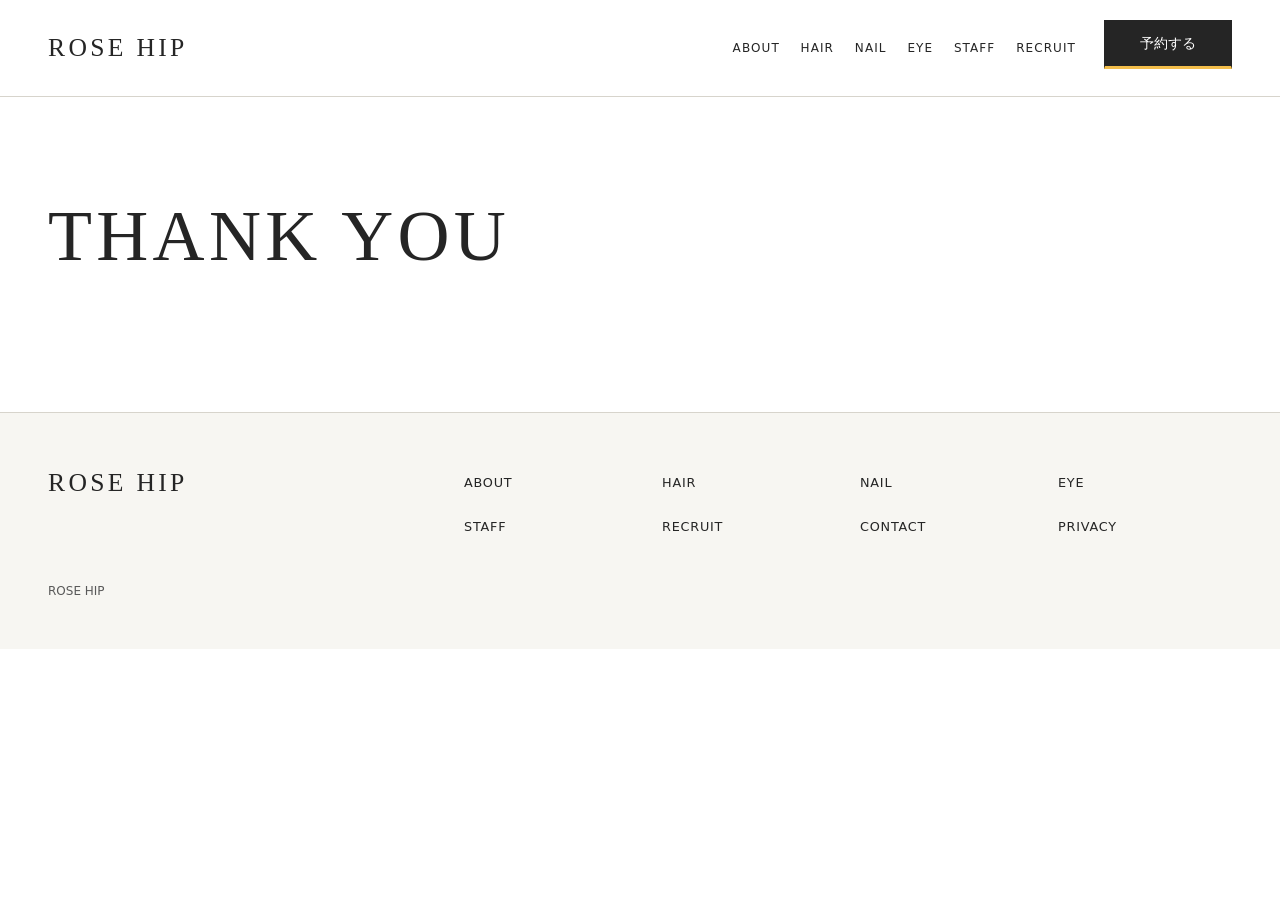
<file: thanks.html>
<!doctype html>
<html lang="ja">
<head>
  <meta charset="utf-8">
  <meta name="viewport" content="width=device-width, initial-scale=1, viewport-fit=cover">
  <title>THANK YOU | ROSE HIP</title>
  <link rel="stylesheet" href="assets/css/base.css">
  <link rel="stylesheet" href="assets/css/layout.css">
  <link rel="stylesheet" href="assets/css/components.css">
  <script type="module" src="assets/js/main.js"></script>
</head>
<body>
  <a class="skip-link" href="#main-content">本文へスキップ</a>
  <header class="site-header" data-site-header>
    <div class="container header-inner">
      <a class="site-brand" href="index.html" aria-label="ROSE HIP ホーム">
        <!-- 正式ロゴ追加時は、このspanを画像に差し替える。 -->
        <span class="site-brand__text">ROSE HIP</span>
      </a>
      <button class="menu-toggle" type="button" aria-expanded="false" aria-controls="site-navigation" aria-label="メニューを開く" data-menu-toggle hidden>
        <span data-menu-label>MENU</span>
        <span class="menu-toggle__icon" aria-hidden="true"></span>
      </button>
      <nav class="site-navigation" id="site-navigation" aria-label="メインナビゲーション" data-site-navigation>
        <ul class="navigation-list">
          <li><a href="about.html">ABOUT</a></li>
          <li><a href="hair.html">HAIR</a></li>
          <li><a href="nail.html">NAIL</a></li>
          <li><a href="eye.html">EYE</a></li>
          <li><a href="staff.html">STAFF</a></li>
          <li><a href="recruit.html">RECRUIT</a></li>
          <li class="navigation-mobile-only"><a href="contact.html">CONTACT</a></li>
        </ul>
        <div class="navigation-reservation">
          <button class="button button--primary" type="button" data-reservation-trigger aria-describedby="header-reservation-note" disabled>予約する</button>
          <p class="reservation-note" id="header-reservation-note"></p>
        </div>
      </nav>
    </div>
  </header>
  <main id="main-content" tabindex="-1">
    <div class="container section page-placeholder">
      <h1 class="page-placeholder__title">THANK YOU</h1>
      <!-- ページ本文は後続PHASEで実装。 -->
    </div>
  </main>
  <footer class="site-footer">
    <div class="container footer-inner">
      <a class="site-brand" href="index.html" aria-label="ROSE HIP ホーム">
        <span class="site-brand__text">ROSE HIP</span>
      </a>
      <nav aria-label="フッターナビゲーション">
        <ul class="footer-links">
          <li><a href="about.html">ABOUT</a></li>
          <li><a href="hair.html">HAIR</a></li>
          <li><a href="nail.html">NAIL</a></li>
          <li><a href="eye.html">EYE</a></li>
          <li><a href="staff.html">STAFF</a></li>
          <li><a href="recruit.html">RECRUIT</a></li>
          <li><a href="contact.html">CONTACT</a></li>
          <li><a href="privacy.html">PRIVACY</a></li>
        </ul>
      </nav>
      <!-- 確認済みの店舗情報・SNS・ACCESSは後続PHASEで追加。 -->
      <small class="footer-credit">ROSE HIP</small>
    </div>
  </footer>
  <aside class="mobile-cta" aria-label="予約案内" data-mobile-cta="reservation">
    <!-- RECRUITの採用問い合わせCTAへの切り替えは後続PHASEで実装。 -->
    <button class="button button--primary" type="button" data-reservation-trigger aria-describedby="mobile-reservation-note" disabled>予約する</button>
    <p class="reservation-note" id="mobile-reservation-note"></p>
  </aside>
</body>
</html>
</file>
<file: styles.css>
:root{--paper:#faf9f6;--soft:#f2f0eb;--line:#d8d3ca;--ink:#272624;--muted:#6f6a63}*{box-sizing:border-box}html{scroll-behavior:smooth}body{margin:0;background:var(--paper);color:var(--ink);font-family:'Noto Sans JP',sans-serif;line-height:1.8}a{color:inherit;text-decoration:none}img{display:block;width:100%;height:100%;object-fit:cover}.site-header{position:fixed;z-index:10;top:0;left:0;width:100%;display:flex;align-items:center;justify-content:space-between;padding:24px clamp(24px,5vw,72px);color:#fff;transition:.35s}.site-header.scrolled{background:rgba(250,249,246,.96);color:var(--ink);box-shadow:0 1px 0 var(--line)}.brand{font-family:'Cormorant Garamond',serif;font-size:27px;letter-spacing:.1em}.desktop-nav{display:flex;align-items:center;gap:clamp(18px,2.4vw,40px);font-size:11px;letter-spacing:.12em}.reserve-link{padding:7px 16px;border:1px solid currentColor;border-radius:99px}.mobile-reserve,.menu-button,.mobile-menu{display:none}.hero{height:min(100svh,900px);min-height:650px;position:relative;overflow:hidden;background:#aaa}.hero-video{position:absolute;inset:0;width:100%;height:100%;object-fit:cover}.hero-video-sp{display:none}.hero:after{content:'';position:absolute;inset:0;background:linear-gradient(90deg,rgba(39,38,36,.14),transparent 65%)}.hero-copy{position:absolute;z-index:1;left:clamp(24px,12vw,180px);bottom:clamp(110px,15vh,170px);color:#fff}.eyebrow{margin:0 0 22px;color:var(--muted);font-size:11px;letter-spacing:.22em}.hero .eyebrow{color:#fff}.hero h1,.about h2,.every-age h2,.staff h2,.recruit h2,.salon h2,.reservation h2{font-family:'Noto Serif JP',serif;font-weight:400;line-height:1.55}.hero h1{font-size:clamp(34px,4vw,64px);margin:0}.hero-mark{font-family:'Cormorant Garamond',serif;font-size:18px;letter-spacing:.2em}.scroll-cue{position:absolute;z-index:1;bottom:35px;left:clamp(24px,5vw,72px);color:#fff;font-size:10px;letter-spacing:.18em}.scroll-cue span{font-size:17px;margin-left:12px}.section{max-width:1180px;margin:auto;padding:clamp(130px,16vw,220px) clamp(24px,6vw,90px)}.about{display:grid;grid-template-columns:1fr 36%;gap:clamp(70px,12vw,180px);align-items:center}.about h2,.staff h2{font-size:clamp(26px,3vw,43px);margin:0 0 30px}.body-copy{color:var(--muted);font-size:14px;line-height:2.2}.text-link{display:inline-block;margin-top:28px;font-size:11px;letter-spacing:.16em;border-bottom:1px solid currentColor;padding-bottom:6px}.text-link span{margin-left:20px}.about-image{aspect-ratio:3/4;margin:0}.services{display:grid;grid-template-columns:28% 1fr;gap:clamp(60px,12vw,180px)}.section-note{font-family:'Noto Serif JP',serif;font-size:18px;line-height:2}.service-row{display:grid;grid-template-columns:140px 1fr 24px;align-items:center;padding:25px 0;border-bottom:1px solid var(--line)}.service-name{font-family:'Cormorant Garamond',serif;font-size:34px}.service-copy{color:var(--muted);font-size:13px}.arrow{font-size:20px;text-align:right}.every-age{min-height:720px;display:flex;flex-direction:column;justify-content:center}.age-copy{margin-left:28%;margin-top:50px}.every-age h2{font-size:clamp(31px,4vw,58px);margin:0 0 40px}.staff{display:grid;grid-template-columns:1fr 31%;gap:clamp(70px,15vw,220px);align-items:center}.staff-image{aspect-ratio:4/5;margin:0}.recruit{max-width:none;background:var(--paper);padding-left:clamp(24px,12vw,180px);padding-right:clamp(24px,12vw,180px)}.recruit-inner{max-width:1080px;margin:auto;display:grid;grid-template-columns:1fr 39%;align-items:center;gap:clamp(60px,12vw,180px)}.recruit h2{font-size:clamp(32px,4vw,58px);margin:0 0 28px}.recruit-services{font-size:11px;letter-spacing:.2em;color:var(--muted)}.recruit-image{aspect-ratio:4/5;margin:0}.salon-grid{display:grid;grid-template-columns:1fr 1fr;gap:80px;margin:55px 0 20px;color:var(--muted);font-size:14px}.salon h2{font-size:clamp(30px,4vw,52px);color:var(--ink);margin:0 0 25px}.reservation{max-width:900px}.reservation h2{font-size:clamp(29px,3vw,43px);margin:0 0 60px}.reservation-list{border-top:1px solid var(--line)}.reservation-list a{display:flex;justify-content:space-between;padding:22px 0;border-bottom:1px solid var(--line);font-size:12px;letter-spacing:.12em}.footer{background:var(--soft);padding:72px clamp(24px,6vw,90px) 35px}.footer-brand{font-family:'Cormorant Garamond',serif;font-size:34px;letter-spacing:.1em;margin-bottom:35px}.footer-links{display:flex;gap:26px;flex-wrap:wrap;font-size:11px;letter-spacing:.12em}.footer-meta{display:flex;justify-content:space-between;margin-top:90px;color:var(--muted);font-size:11px}.reveal{opacity:0;transform:translateY(20px);transition:opacity .8s,transform .8s}.reveal.visible{opacity:1;transform:none}@media(max-width:700px){.site-header{padding:18px 20px;gap:16px}.desktop-nav{display:none}.mobile-reserve{display:block;margin-left:auto;font-size:10px;letter-spacing:.14em;border-bottom:1px solid currentColor;padding-bottom:3px}.menu-button{display:block;background:none;border:0;color:inherit;font:inherit;font-size:10px;letter-spacing:.14em;padding:0}.mobile-menu{position:fixed;z-index:9;inset:0;background:var(--paper);padding:110px 24px 30px;display:flex;flex-direction:column;gap:18px;font-family:'Cormorant Garamond',serif;font-size:25px;letter-spacing:.1em;opacity:0;pointer-events:none;transition:.3s}.mobile-menu.open{opacity:1;pointer-events:auto}.hero{min-height:680px}.hero-video-pc{display:none}.hero-video-sp{display:block}.hero-copy{left:24px;bottom:105px}.hero h1{font-size:34px}.section{padding:100px 24px}.about,.services,.staff,.recruit-inner{display:flex;flex-direction:column;gap:52px;align-items:stretch}.about-image,.staff-image{width:68%;align-self:flex-end}.about h2,.staff h2{font-size:28px}.services{gap:46px}.service-row{grid-template-columns:100px 1fr 20px;padding:20px 0}.service-name{font-size:29px}.every-age{min-height:560px;padding-top:120px;padding-bottom:120px}.age-copy{margin:40px 0 0}.every-age h2{font-size:31px}.recruit{padding:100px 24px}.recruit-image{width:78%;align-self:flex-end}.salon-grid{grid-template-columns:1fr;gap:20px;margin-top:40px}.reservation h2{margin-bottom:40px}.footer{padding:55px 24px 28px}.footer-meta{margin-top:65px;flex-direction:column;gap:12px}.recruit h2{font-size:32px}}@media(prefers-reduced-motion:reduce){html{scroll-behavior:auto}.reveal{transition:none}}

:root{--editorial-line:var(--line)}
:is(.site-header a,.site-header button,.mobile-menu a,.footer-links a,.text-link,.light-link,.service-row,.reservation-list a,.reserve-method[href],.reserve-method-links a,.job-tabs a,.entry-list a,.contact-form button):not(.scroll-cue){transition:color .3s ease,border-color .3s ease}
:is(.site-header a,.site-header button,.mobile-menu a,.footer-links a,.text-link,.light-link,.service-row,.reservation-list a,.reserve-method[href],.reserve-method-links a,.job-tabs a,.entry-list a,.contact-form button):not(.scroll-cue):is(:hover,:focus-visible){color:var(--recruit-hover)}
.service-row:hover .service-copy,.service-row:focus-visible .service-copy{color:var(--recruit-hover)}
.service-row .service-action,.service-row .service-name,.service-row .arrow,.text-link span,.light-link span{transition:color .3s ease}
.service-row:focus-visible,.text-link:focus-visible,.light-link:focus-visible{outline:2px solid currentColor;outline-offset:4px}
@media(min-width:701px){
  .about{grid-template-columns:minmax(0,1fr) 34%;gap:clamp(90px,13vw,190px);padding-right:clamp(48px,8vw,120px)}
  .about-copy{max-width:500px}
  .about-image{aspect-ratio:5/4;align-self:center}
  .services{grid-template-columns:22% 1fr;gap:clamp(80px,14vw,210px);padding-top:clamp(120px,13vw,180px);padding-bottom:clamp(150px,17vw,230px)}
  .services .service-list{max-width:560px}
  .services .service-row{grid-template-columns:140px minmax(0,1fr) max-content;column-gap:18px}
  .every-age{min-height:760px;padding-left:clamp(70px,12vw,170px);padding-right:clamp(70px,12vw,170px)}
  .age-copy{margin-left:24%;max-width:600px}
  .staff{grid-template-columns:34% minmax(0,1fr);gap:clamp(100px,16vw,240px);padding-left:clamp(48px,8vw,120px);padding-right:clamp(70px,10vw,150px)}
  .staff-image{aspect-ratio:4/5;transform:translateY(28px)}
  .staff-copy{max-width:470px;padding-top:clamp(35px,5vw,80px)}
  .recruit{padding-top:clamp(150px,17vw,230px);padding-bottom:clamp(160px,18vw,250px)}
  .recruit-inner{grid-template-columns:39% minmax(0,1fr);gap:clamp(90px,14vw,210px);align-items:start}
  .recruit-image{aspect-ratio:16/10;transform:translateY(34px)}
  .recruit-copy{padding-top:clamp(25px,4vw,65px);max-width:500px}
}
.footer-recruit .footer-heading:after{content:'';display:inline-block;width:28px;height:1px;margin-left:10px;vertical-align:middle;background:var(--ink);opacity:.72}
@media(max-width:700px){.about-image{aspect-ratio:4/5}.staff-image{aspect-ratio:4/5}.recruit-image{aspect-ratio:4/3}.services{padding-top:84px;padding-bottom:84px}.every-age{min-height:500px;padding-top:105px;padding-bottom:105px}}
.light-link{display:inline-block;margin-top:28px;font-size:11px;letter-spacing:.16em;border-bottom:1px solid currentColor;padding-bottom:6px}.light-link span{margin-left:20px}.photo-placeholder{position:relative;display:flex;align-items:center;justify-content:center;text-align:center;background:var(--soft);border:1px solid var(--line);color:var(--ink);overflow:hidden}.photo-placeholder::before{content:'';position:absolute;inset:14px;border:1px solid rgba(216,211,202,.72);pointer-events:none}.photo-placeholder__copy{position:relative;z-index:1;display:flex;flex-direction:column;gap:4px;align-items:center;padding:20px;font-family:'Cormorant Garamond',serif;letter-spacing:.12em}.photo-placeholder__title{font-size:clamp(20px,2.1vw,30px);line-height:1.15}.photo-placeholder__note{font-family:'Noto Sans JP',sans-serif;font-size:12px;letter-spacing:.08em;color:var(--muted)}
@media(max-width:700px){.photo-placeholder::before{inset:10px}.photo-placeholder__copy{padding:16px}.photo-placeholder__title{font-size:22px}.photo-placeholder__note{font-size:11px}}
.nail-gallery,.eye-gallery,.generated-gallery{display:grid;grid-template-columns:1.15fr .85fr 1fr;gap:18px}.nail-gallery .photo-placeholder{aspect-ratio:4/5}.nail-gallery .photo-placeholder:nth-child(2){aspect-ratio:1/1}.nail-gallery .photo-placeholder:nth-child(3){aspect-ratio:3/4}.eye-gallery{grid-template-columns:.8fr 1.15fr .85fr;margin-top:170px;margin-left:10%;margin-right:10%}.eye-gallery .photo-placeholder{aspect-ratio:3/4}.eye-gallery .photo-placeholder:nth-child(2){aspect-ratio:4/5}.eye-gallery .photo-placeholder:nth-child(3){aspect-ratio:1/1}.generated-gallery{grid-template-columns:repeat(3,1fr);gap:18px}.member-plan{margin-top:80px;grid-column:1/-1}.member-plan .photo-placeholder{aspect-ratio:4/5}.salon-gallery{grid-column:1/-1;margin-top:30px}.day-gallery .photo-placeholder{aspect-ratio:3/4}.day-gallery img{display:block;width:100%;height:100%;object-fit:cover}.nail-gallery+.menu-block,.eye-gallery+.menu-block{grid-column:1/-1}
@media(max-width:700px){.nail-gallery,.eye-gallery,.generated-gallery{grid-template-columns:1fr 1fr;gap:12px;margin:0 0 70px}.eye-gallery{margin-top:70px}.member-plan{margin-top:20px}.salon-gallery{margin-top:0}.day-gallery .photo-placeholder{aspect-ratio:1/1}}

a:focus-visible,button:focus-visible{outline:2px solid currentColor;outline-offset:4px}
/* Global UI renewal */
:root{--recruit:#c97868;--recruit-hover:#b96556}.site-header{background:rgba(250,249,246,.97);color:var(--ink);border-bottom:1px solid transparent;backdrop-filter:blur(8px)}.site-header.scrolled{border-bottom-color:var(--line);box-shadow:none}.site-header a,.site-header button{min-height:44px;display:inline-flex;align-items:center}.desktop-nav a{font-weight:500}.desktop-nav a[aria-current=page]{border-bottom:1px solid currentColor}.desktop-nav a[href*="recruit"]{color:var(--recruit)}.reserve-link{padding:7px 18px!important;border-radius:0}.mobile-menu a[href*="recruit"]{color:var(--recruit)}.footer{padding-top:82px;border-top:1px solid var(--line)}.footer-renewed{display:grid;grid-template-columns:1.1fr 1fr 1fr 1.15fr;gap:clamp(32px,5vw,90px);max-width:1280px;margin:auto}.footer-group{display:flex;flex-direction:column;gap:9px}.footer-heading{font-size:10px;letter-spacing:.18em;color:var(--muted);margin-bottom:10px}.footer-group a{font-size:12px}.footer-recruit{border-left:1px solid var(--line);padding-left:clamp(22px,3vw,45px)}.footer-recruit .footer-heading{color:var(--ink)}.footer-recruit a{color:var(--recruit)}.footer-recruit p{font-family:'Noto Serif JP',serif;font-size:14px;line-height:1.9;margin:2px 0 8px}.footer-bottom{display:flex;justify-content:space-between;max-width:1280px;margin:75px auto 0;padding-top:22px;border-top:1px solid var(--line);font-size:11px;color:var(--muted)}.recruit-float{position:fixed;z-index:20;right:24px;bottom:24px;width:286px;background:var(--paper);border:1px solid var(--line);display:grid;grid-template-columns:92px 1fr;box-shadow:0 8px 30px rgba(39,38,36,.08);opacity:0;transform:translateY(14px);animation:recruit-in .6s .2s ease forwards}.recruit-float__image{width:92px;height:116px;object-fit:cover}.recruit-float__body{padding:14px 18px;display:flex;flex-direction:column;justify-content:center}.recruit-float__eyebrow,.recruit-float__link{font-size:10px;letter-spacing:.15em;color:var(--recruit)}.recruit-float__title{font-family:'Noto Serif JP',serif;font-size:14px;margin:4px 0}.recruit-float__copy{font-size:11px;color:var(--muted);line-height:1.6}.recruit-float__link{margin-top:8px}.recruit-float__close{position:absolute;right:-10px;top:-10px;width:24px;height:24px;min-height:24px;border:1px solid var(--line);border-radius:50%;background:var(--paper);cursor:pointer}@keyframes recruit-in{to{opacity:1;transform:none}}@media(max-width:700px){.site-header{padding:14px 16px}.footer-renewed{grid-template-columns:1fr 1fr;gap:38px 24px}.footer-recruit{grid-column:1/-1;border-left:0;border-top:1px solid var(--line);padding:25px 0 0}.footer-bottom{margin-top:48px}.recruit-float{left:12px;right:12px;bottom:12px;width:auto;height:64px;grid-template-columns:58px 1fr auto}.recruit-float__image{width:58px;height:62px}.recruit-float__body{padding:9px 13px}.recruit-float__copy{display:none}.recruit-float__link{margin:0;font-size:18px;padding:15px;align-self:center}.recruit-float__close{right:-4px;top:-8px}.recruit-page .recruit-float{display:none}body{padding-bottom:76px}}@media(prefers-reduced-motion:reduce){.recruit-float{animation:none;opacity:1;transform:none}}
/* Recruit floating CTA compact refinement */
.recruit-float{right:20px;bottom:20px;width:208px;grid-template-columns:68px 1fr}.recruit-float__image{width:68px;height:88px;object-position:center 42%}.recruit-float__body{padding:10px 12px;gap:1px}.recruit-float__eyebrow,.recruit-float__link{font-size:9px}.recruit-float__title{font-size:15px;font-weight:600;margin:2px 0}.recruit-float__copy{font-size:10px;line-height:1.45}.recruit-float__link{margin-top:5px;color:var(--recruit-hover)}.recruit-float.is-footer-visible{opacity:0;visibility:hidden;pointer-events:none;transform:translateY(8px)}
@media(max-width:700px){.recruit-float{left:12px;right:12px;bottom:12px;width:auto;height:60px;grid-template-columns:54px 1fr auto}.recruit-float__image{width:54px;height:58px;object-position:center 42%}.recruit-float__body{padding:8px 12px}.recruit-float__title{font-size:14px}.recruit-float__link{font-size:17px;padding:13px}.recruit-float.is-footer-visible{transform:translateY(6px)}}
/* Recruit floating CTA: circular sign */
.recruit-float{right:24px;bottom:24px;width:116px;height:116px;border:0;border-radius:50%;display:block;background:var(--recruit);color:var(--paper);box-shadow:none;overflow:visible;transition:background .25s,transform .25s}.recruit-float:hover{background:var(--recruit-hover);transform:scale(1.02)}.recruit-float>a{position:absolute;inset:0;z-index:1;display:flex;align-items:center;justify-content:center;text-align:center;color:var(--paper);border-radius:50%}.recruit-float__image{display:none}.recruit-float__body{padding:0;display:flex;align-items:center;justify-content:center;gap:0;position:relative;z-index:2}.recruit-float__body:before{content:'WE\2019RE HIRING  •  ROSE HIP  •  WE\2019RE HIRING  •';position:absolute;inset:-49px;width:214px;height:214px;display:flex;align-items:center;justify-content:center;color:var(--paper);font-size:7px;letter-spacing:.13em;line-height:1;white-space:nowrap;border:1px solid rgba(250,249,246,.62);border-radius:50%;transform:rotate(-18deg);animation:recruit-ring 32s linear infinite}.recruit-float__eyebrow{display:none}.recruit-float__title{font-family:'Noto Serif JP',serif;font-size:16px;font-weight:600;line-height:1.35;margin:0;white-space:pre-line}.recruit-float__title:after{content:'\A→';white-space:pre;font-family:'Noto Sans JP',sans-serif;font-size:17px;line-height:1.5}.recruit-float__copy,.recruit-float__link{display:none}.recruit-float__close{display:none}.recruit-float.is-footer-visible{transform:translateY(8px);opacity:0;visibility:hidden;pointer-events:none}@keyframes recruit-ring{to{transform:rotate(342deg)}}
@media(max-width:700px){.recruit-float{left:auto;right:14px;bottom:86px;width:86px;height:86px}.recruit-float__body:before{inset:-35px;width:156px;height:156px;font-size:5px;letter-spacing:.1em}.recruit-float__title{font-size:14px}.recruit-float__title:after{font-size:16px}.recruit-float.is-footer-visible{transform:translateY(6px)}}
@media(prefers-reduced-motion:reduce){.recruit-float{transition:none}.recruit-float__body:before{animation:none}}
/* Final circle CTA typography */
.recruit-float__body{flex-direction:column;gap:1px}.recruit-float__body:before{display:none}.recruit-float__eyebrow{display:block;font-size:8px;letter-spacing:.18em;line-height:1.2}.recruit-float__title{font-size:18px;line-height:1.28;letter-spacing:.04em;margin:2px 0;font-weight:600}.recruit-float__title:after{display:block;font-size:16px;line-height:1.25;margin-top:2px}.recruit-ring{position:absolute;inset:6px;width:104px;height:104px;overflow:visible;pointer-events:none;animation:recruit-ring 32s linear infinite}.recruit-ring text{fill:var(--paper);font-family:'Noto Sans JP',sans-serif;font-size:5.8px;letter-spacing:1.2px}.recruit-float:hover .recruit-float__title:after{transform:translateX(3px)}.recruit-float__title:after{transition:transform .25s}.recruit-float.is-footer-visible{transform:translateY(8px) scale(.98)}
@media(max-width:700px){.recruit-float__eyebrow{font-size:7px}.recruit-float__title{font-size:15px}.recruit-float__title:after{font-size:15px}.recruit-ring{inset:5px;width:76px;height:76px}.recruit-ring text{font-size:5px;letter-spacing:.8px}}
@media(prefers-reduced-motion:reduce){.recruit-ring{animation:none}}

/* HOME-only opening: the default state keeps the page usable if JavaScript is unavailable. */
.home-opening{display:none}
body.home-opening-active{overflow:hidden}
body.home-opening-active .site-header{visibility:hidden;opacity:0;pointer-events:none}
body.home-opening-active.home-opening-crossfade .site-header{visibility:visible;opacity:1;pointer-events:auto;transition:opacity 1.5s ease}
.home-opening-active .home-opening{position:fixed;z-index:30;inset:0;display:grid;place-items:center;overflow:hidden;background:var(--paper);color:var(--ink);opacity:1;visibility:visible;pointer-events:auto}
.home-opening__light,.home-opening__veil{position:absolute;inset:-25%;pointer-events:none}
.home-opening__light{background:linear-gradient(118deg,transparent 32%,rgba(255,255,255,.62) 47%,rgba(226,201,173,.16) 56%,transparent 70%);opacity:0;transform:translate3d(-12%,0,0)}
.home-opening__veil{background:radial-gradient(ellipse at 50% 45%,rgba(255,255,255,.18),transparent 58%),linear-gradient(105deg,rgba(107,83,63,.08),transparent 38%,rgba(255,255,255,.22));opacity:.42;transform:scale(1.04)}
.home-opening__inner{position:relative;z-index:1;display:flex;flex-direction:column;align-items:center;gap:20px}
.home-opening__brand{display:block;width:min(30vw,360px);margin:0;opacity:0;transform:translateY(8px);line-height:0;filter:drop-shadow(0 1px 12px rgba(39,38,36,.08))}
.home-opening__brand img{display:block;width:100%;height:auto}
.home-opening__line{display:block;width:0;height:1px;background:currentColor;opacity:.6}
.home-opening.is-entering .home-opening__light{animation:home-opening-light 2.9s ease-out forwards}
.home-opening.is-entering .home-opening__veil{animation:home-opening-veil 3.8s ease-out forwards}
.home-opening.is-entering .home-opening__brand{animation:home-opening-brand-in .8s .75s ease forwards}
.home-opening.is-entering .home-opening__line{animation:home-opening-line-in .75s 1.35s ease forwards}
.home-opening.is-leaving{opacity:0;visibility:hidden;transition:opacity 1.5s ease,visibility 0s linear 1.5s}
.home-opening.is-leaving .home-opening__veil{opacity:0;transform:scale(1.08);transition:opacity .7s ease,transform .9s ease}
.home-opening.is-short .home-opening__inner{gap:12px}
.home-opening.is-short .home-opening__brand{animation:home-opening-brand-in .18s ease forwards}
.home-opening.is-short .home-opening__line{animation:home-opening-line-in .16s .08s ease forwards}
@keyframes home-opening-light{0%{opacity:0;transform:translate3d(-12%,0,0)}28%{opacity:.95}100%{opacity:.26;transform:translate3d(12%,0,0)}}
@keyframes home-opening-veil{0%{opacity:.55;transform:scale(1.04)}100%{opacity:.22;transform:scale(1)}}
@keyframes home-opening-brand-in{to{opacity:1;transform:none}}
@keyframes home-opening-line-in{to{width:min(180px,42vw)}}
@media(max-width:700px){.home-opening__brand{width:min(78vw,300px)}.home-opening__inner{gap:16px}.home-opening__light{inset:-40%}}
@media(prefers-reduced-motion:reduce){body.home-opening-active{overflow:auto}.home-opening.is-entering .home-opening__light,.home-opening.is-entering .home-opening__veil,.home-opening.is-entering .home-opening__brand,.home-opening.is-entering .home-opening__line,.home-opening.is-short .home-opening__brand,.home-opening.is-short .home-opening__line{animation:none}.home-opening__light{opacity:.16;transform:none}.home-opening__veil{opacity:.22;transform:none}.home-opening__brand{opacity:1;transform:none}.home-opening__line{width:min(180px,42vw)}.home-opening.is-leaving{transition:none}}
.hero-copy__messages{position:relative;width:min(70vw,620px);min-height:1.55em}
.hero-copy__message{position:absolute;inset:0 auto auto 0;width:max-content;opacity:0;visibility:hidden;transform:translateY(8px);transition:opacity .45s ease,visibility 0s linear .45s,transform .45s ease}
.hero-copy__sp-break{display:none}
.hero-copy__message.is-active{opacity:1;visibility:visible;transform:none;transition-delay:0s}
@media(max-width:700px){.hero-copy__messages{width:calc(100vw - 48px);min-height:3.1em}.hero-copy__message{width:100%;max-width:100%;line-height:1.55;white-space:normal}.hero-copy__message--01{font-size:clamp(26px,8vw,34px)}.hero-copy__message--02{font-size:clamp(25px,7.8vw,33px)}.hero-copy__message--03{font-size:clamp(24px,7.5vw,32px)}.hero-copy__sp-break{display:block}}
@media(prefers-reduced-motion:reduce){.hero-copy__message{transition:none;transform:none}}
.brand-logo{display:block;width:clamp(112px,9vw,150px);height:auto;max-height:34px;object-fit:contain;object-position:left center}
.footer-brand-logo{display:block;width:clamp(150px,15vw,220px);height:auto;max-height:42px;object-fit:contain;object-position:left center}
@media(max-width:700px){.brand-logo{width:112px;max-height:28px}.footer-brand-logo{width:160px;max-height:34px}}
/* Center text balance refinement */
.recruit-float__title{transform:translateY(10px)}.recruit-float__title:after{transform:translateY(-3px)}.recruit-float:hover .recruit-float__title:after{transform:translate(3px,-3px)}
/* Keep mobile-only header controls out of the desktop header. */
@media(min-width:701px){.site-header .mobile-reserve,.site-header .menu-button{display:none}}
@media(max-width:700px){.site-header .mobile-reserve{display:inline-flex}.site-header .menu-button{display:inline-flex}}
/* Desktop header readability refinement */
@media(min-width:701px){.site-header{padding-left:max(28px,calc((100vw - 1280px)/2));padding-right:max(28px,calc((100vw - 1280px)/2))}.site-header .brand{font-size:30px;font-weight:500}.site-header .desktop-nav{gap:24px;font-size:13px;font-weight:500;letter-spacing:.09em}.site-header .desktop-nav a[href*="recruit"]{font-weight:600}.site-header .reserve-link{padding:7px 17px!important}}
/* Keep the arrow close to the central title without moving the CTA. */
.recruit-float__title:after{transform:translateY(-10px)}.recruit-float:hover .recruit-float__title:after{transform:translate(3px,-10px)}
/* Mobile-only Recruit circle */
@media(max-width:700px){.recruit-float{left:auto;right:18px;bottom:86px;width:82px;height:82px}.recruit-float__eyebrow{display:none}.recruit-float__body:before{display:none}.recruit-ring{display:none}.recruit-float__title{font-size:15px;line-height:1.25;transform:none}.recruit-float__title:after{font-size:15px;line-height:1.1;margin-top:3px;transform:translateY(-5px)}.recruit-float:hover .recruit-float__title:after{transform:translate(3px,-5px)}.recruit-float.is-footer-visible{transform:translateY(6px);}}
/* Mobile uses the same circle CTA system at a smaller diameter. */
@media(max-width:700px){.recruit-float{left:auto;right:18px;bottom:86px;width:92px;height:92px}.recruit-float__body{flex-direction:column;gap:1px}.recruit-float__eyebrow{display:block;font-size:7px;letter-spacing:.15em;line-height:1.2}.recruit-float__body:before{display:none}.recruit-ring{display:block;inset:5px;width:82px;height:82px}.recruit-ring text{font-size:5px;letter-spacing:.8px}.recruit-float__title{font-size:15px;line-height:1.25;transform:none;margin:2px 0}.recruit-float__title:after{font-size:15px;line-height:1.1;margin-top:3px;transform:translateY(-5px)}.recruit-float:hover .recruit-float__title:after{transform:translate(3px,-5px)}.recruit-float.is-footer-visible{transform:translateY(6px)}}
/* Final mobile circle sizing and centered label group */
@media(max-width:700px){.recruit-float{width:80px;height:80px}.recruit-float__body{position:relative;inset:auto;display:flex;flex-direction:column;align-items:center;justify-content:center;gap:0;padding:0;transform:none}.recruit-float__eyebrow{font-size:6px;line-height:1.15;margin:0}.recruit-float__title{font-size:14px;line-height:1.2;margin:1px 0 0;transform:none}.recruit-float__title:after{font-size:14px;line-height:1;margin-top:4px;transform:none}.recruit-float:hover .recruit-float__title:after{transform:translateX(3px)}.recruit-ring{inset:4px;width:72px;height:72px}.recruit-ring text{font-size:4.4px;letter-spacing:.65px}.recruit-float.is-footer-visible{transform:translateY(6px)}}
/* Mobile CTA center wrapper */
@media(max-width:700px){.recruit-float__body{position:static;display:block}.recruit-float-center{position:absolute;inset:0;display:flex;flex-direction:column;align-items:center;justify-content:center;gap:0;z-index:2}.recruit-float-center .recruit-float__eyebrow{display:none}.recruit-float-center .recruit-float__title{margin:0;transform:none;line-height:1.2}.recruit-float-center .recruit-float__title:after{margin-top:6px;transform:none;line-height:1}.recruit-float:hover .recruit-float-center .recruit-float__title:after{transform:translateX(3px)}.recruit-ring{z-index:1}}
/* Mobile center group: real children in normal flow */
@media(max-width:700px){.recruit-float__body{position:static!important;display:block!important;padding:0!important;transform:none!important}.recruit-float-center{position:absolute!important;inset:0!important;display:flex!important;flex-direction:column!important;align-items:center!important;justify-content:center!important;gap:0!important;text-align:center!important;transform:none!important;margin:0!important}.recruit-word{position:static!important;display:block!important;margin:0!important;transform:none!important;font-family:'Noto Serif JP',serif;font-size:14px;font-weight:600;line-height:1.2;color:var(--paper)}.recruit-arrow{position:static!important;display:block!important;margin:6px 0 0!important;padding:0!important;transform:none!important;font-family:'Noto Sans JP',sans-serif;font-size:14px;line-height:1;color:var(--paper);transition:transform .25s}.recruit-float:hover .recruit-arrow{transform:translateX(3px)!important}.recruit-ring{position:absolute!important;inset:4px!important;z-index:1!important}.recruit-float-center{z-index:2!important}}

/* Unified accent feedback for every interactive link; scroll cues remain neutral. */
:is(.footer-group a,.footer-social a,.recruit-nav-link,.mobile-menu a[href*="recruit"]):is(:hover,:focus-visible){color:var(--recruit-hover)}
:is(.reservation-list a:hover,.reservation-list a:focus-visible)>span{color:var(--recruit-hover)}
/* Mobile final typography balance */
@media(max-width:700px){.recruit-word{font-size:12.5px;line-height:1.16}.recruit-arrow{font-size:13px;margin-top:6px!important;line-height:1}}
/* Mobile center group visual-weight adjustment */
@media(max-width:700px){.recruit-float-center{transform:translateY(3px)!important}}
/* Home recruit section accent */
.recruit>.recruit-inner{position:relative}.recruit .eyebrow{color:var(--recruit);display:flex;align-items:center;gap:12px}.recruit .eyebrow:after{content:'';display:inline-block;width:32px;height:1px;background:var(--recruit);opacity:.7}.recruit .light-link{color:var(--recruit);font-weight:500;border-bottom-color:currentColor}.recruit .light-link:hover{color:var(--recruit-hover)}.recruit .light-link span{transition:transform .25s}.recruit .light-link:hover span{transform:translateX(4px)}
/* Home recruit visual refinement */
.recruit .recruit-services{color:var(--muted)}.recruit-image{position:relative}.recruit-image:before{content:'';position:absolute;z-index:1;left:-18px;top:18%;width:34px;height:1px;background:var(--recruit);opacity:.72;pointer-events:none}
/* Restore the confirmed desktop Recruit circle layout */
@media(min-width:701px){.recruit-float .recruit-float__body{position:relative;display:flex;flex-direction:column;align-items:center;justify-content:center;padding:0}.recruit-float .recruit-float-center{position:static;display:flex;flex-direction:column;align-items:center;justify-content:center;gap:0;text-align:center;z-index:2}.recruit-float .recruit-float__eyebrow{display:block;font-size:8px;line-height:1.2;margin:0}.recruit-float .recruit-word{display:block;position:static;font-family:'Noto Serif JP',serif;font-size:18px;font-weight:600;line-height:1.28;color:var(--paper)}.recruit-float .recruit-arrow{display:block;position:static;margin:6px 0 0;font-family:'Noto Sans JP',sans-serif;font-size:16px;line-height:1;color:var(--paper);transition:transform .25s}.recruit-float:hover .recruit-arrow{transform:translateX(3px)}.recruit-float .recruit-ring{position:absolute;inset:6px;z-index:1}}
/* Desktop reservation and footer readability */
@media(min-width:701px){.reservation-list a{padding:27px 0;font-size:14px;line-height:1.8}.reservation-list a>span:last-child{font-size:22px;color:var(--muted);transition:color .25s,transform .25s}.reservation-list a:hover>span:first-child{color:var(--recruit)}.reservation-list a:hover>span:last-child{color:var(--recruit);transform:translateX(4px)}.footer-group{gap:12px}.footer-heading{font-size:11px}.footer-group a,.footer-group>span:not(.footer-heading){font-size:13px;line-height:1.75}.footer-group>span:not(.footer-heading){color:var(--muted)}.footer-recruit .footer-heading:after{content:'';display:inline-block;width:28px;height:1px;margin-left:10px;vertical-align:middle;background:var(--ink);opacity:.72}.footer-recruit p{font-size:15px;line-height:1.95}.footer-bottom{font-size:12px}}
/* Final desktop footer spacing */
@media(min-width:701px){.footer{padding-top:96px;padding-bottom:46px}.footer-renewed{grid-template-columns:1fr 1.08fr 1.08fr 1.14fr;gap:clamp(40px,5.5vw,96px)}.footer-group{gap:14px}.footer-bottom{margin-top:88px;padding-top:24px}}
/* Mobile section rhythm only */
@media(max-width:700px){.every-age{padding-top:108px;padding-bottom:108px}.staff{padding-top:88px;padding-bottom:88px}.recruit{padding-top:88px;padding-bottom:88px}.salon{padding-top:90px;padding-bottom:90px}}
/* Mobile reservation and footer finish */
@media(max-width:700px){.reservation-list a{padding:24px 0;font-size:14px;line-height:1.75}.reservation-list a>span:last-child{font-size:20px;color:var(--muted)}.reservation-list a:hover>span:first-child{color:var(--recruit)}.footer{padding-top:68px;padding-bottom:34px}.footer-renewed{grid-template-columns:1fr 1fr;gap:0 24px}.footer-renewed>.footer-group:first-child{grid-column:1/-1;padding-bottom:42px}.footer-group{gap:11px}.footer-heading{font-size:10px;line-height:1.4;margin-bottom:8px}.footer-group a,.footer-group>span:not(.footer-heading){font-size:12px;line-height:1.8}.footer-group>span:not(.footer-heading){color:var(--muted)}.footer-recruit{grid-column:1/-1;margin-top:40px;padding:28px 0 0}.footer-recruit p{font-size:13px;line-height:1.9}.footer-bottom{margin-top:58px;padding-top:20px;font-size:11px;line-height:1.5}}
@media(max-width:700px){.footer-renewed{column-gap:36px}}

/* Responsive fixes: safe-area only, CTA ring anchored to the CTA itself. */
@media(max-width:700px){body{padding-bottom:env(safe-area-inset-bottom)}.recruit-float{bottom:calc(86px + env(safe-area-inset-bottom))}}
/* Reserve the fixed recruit CTA, its outer ring, and a clear gap below the HOME hero copy. */
@media(max-width:600px){.hero-copy{bottom:calc(231px + env(safe-area-inset-bottom) + max(0px, 680px - 100svh))}}
@media(min-width:701px){.recruit-float .recruit-float__body{position:static}.recruit-float .recruit-float-center{position:absolute;inset:0}}
.footer-social{display:flex;flex-wrap:wrap;align-items:center;gap:12px;margin-top:2px}.footer-social .footer-heading{width:100%;flex-basis:100%;margin-bottom:0}.footer-social a{display:inline-flex;align-items:center;justify-content:center;width:28px;height:28px;color:var(--ink);transition:color .2s,transform .2s}.footer-social a:hover,.footer-social a:focus-visible{color:var(--recruit);transform:translateY(-2px)}.footer-social svg{width:21px;height:21px;fill:none;stroke:currentColor;stroke-width:1.7;stroke-linecap:round;stroke-linejoin:round}.footer-social a:nth-of-type(2) svg,.footer-social a:nth-of-type(3) svg{fill:currentColor;stroke:none}.footer-social-line{fill:none!important;stroke:var(--soft)!important;stroke-width:1.5!important}
@media (min-width:701px) and (max-width:900px){.footer-renewed{grid-template-columns:1fr 1fr;gap:42px 32px}.footer-recruit{grid-column:1/-1;border-left:0;border-top:1px solid var(--line);padding:28px 0 0}.footer-bottom{margin-top:56px}}
.nav-dropdown{position:relative}.nav-dropdown-toggle{border:0;background:none;color:inherit;font:inherit;letter-spacing:inherit;padding:0;cursor:pointer;min-height:44px}.nav-dropdown-toggle span{font-size:.7em;margin-left:3px}.nav-dropdown-menu{position:absolute;top:calc(100% + 10px);left:50%;min-width:150px;padding:10px;background:var(--paper);color:var(--ink);border:1px solid var(--line);box-shadow:0 8px 22px rgba(39,38,36,.08);transform:translate(-50%,-6px);opacity:0;visibility:hidden;pointer-events:none;transition:opacity .2s,transform .2s}.nav-dropdown.open .nav-dropdown-menu{opacity:1;visibility:visible;pointer-events:auto;transform:translate(-50%,0)}.nav-dropdown-menu a{display:block;padding:8px 12px;font-size:12px;white-space:nowrap}.nav-dropdown-menu a:hover,.nav-dropdown-menu a:focus-visible{background:var(--soft);outline:none}.recruit-nav-link{color:var(--recruit)}.service-action{font-size:12px;letter-spacing:.08em;text-align:right;white-space:nowrap}.mobile-menu-group{display:flex;flex-direction:column;gap:12px;padding:4px 0 8px;border-top:1px solid var(--line);border-bottom:1px solid var(--line)}.mobile-menu-group>span{font-family:'Noto Sans JP',sans-serif;font-size:13px;letter-spacing:.12em;color:var(--muted)}.mobile-menu-group a{padding-left:18px}.footer-fee-heading{margin-bottom:0}.footer-fee-link{padding-left:14px;position:relative}.footer-fee-link:before{content:'└';position:absolute;left:0;color:var(--muted)}
@media(max-width:700px){.nav-dropdown-menu{position:static;transform:none;display:none;box-shadow:none;border:0;padding:0;background:transparent}.nav-dropdown.open .nav-dropdown-menu{display:block;opacity:1;visibility:visible;pointer-events:auto}.nav-dropdown-menu a{padding:8px 0}.service-row{grid-template-columns:100px minmax(0,1fr);align-items:start}.service-action{grid-column:2;font-size:10px;letter-spacing:0;text-align:left;white-space:normal;margin-top:4px}.mobile-menu-group a{font-family:'Noto Sans JP',sans-serif;font-size:16px;letter-spacing:.04em}}
body{background-color:var(--paper);background-image:url('./assets/images/background/plaster-white.svg');background-size:960px 960px;background-repeat:repeat}.recruit,.mobile-menu{background-color:var(--paper);background-image:url('./assets/images/background/plaster-white.svg');background-size:960px 960px;background-repeat:repeat}.site-header.scrolled{background-color:rgba(250,249,246,.96);background-image:url('./assets/images/background/plaster-white.svg');background-size:960px 960px}

/* Tablet / small-desktop layout: keep service actions inside the content column. */
@media (min-width:701px) and (max-width:850px){
  .services{grid-template-columns:24% minmax(0,1fr);gap:clamp(36px,7vw,64px)}
  .service-row{grid-template-columns:clamp(92px,24%,110px) minmax(0,1fr);row-gap:3px;align-items:baseline}
  .service-copy{min-width:0}
  .service-action{grid-column:2;grid-row:2;text-align:left;white-space:normal;font-size:12px;letter-spacing:.04em;margin-top:2px}
  .recruit-float{right:44px;bottom:24px;width:104px;height:104px}
  .recruit-ring{inset:6px;width:92px;height:92px}
  .recruit-float .recruit-word{font-size:16px}
  .recruit-float .recruit-arrow{font-size:15px;margin-top:5px}
}
@media (min-width:851px) and (max-width:1100px){
  .services{grid-template-columns:24% minmax(0,1fr);gap:clamp(46px,8vw,84px)}
  .service-row{grid-template-columns:clamp(106px,22%,125px) minmax(0,1fr) max-content;column-gap:14px}
  .service-copy,.service-action{min-width:0}
  .service-action{font-size:12px;letter-spacing:.04em}
  .recruit-float{right:44px;bottom:24px;width:104px;height:104px}
  .recruit-ring{inset:6px;width:92px;height:92px}
  .recruit-float .recruit-word{font-size:16px}
  .recruit-float .recruit-arrow{font-size:15px;margin-top:5px}
}

/* Reuse the established mobile header at tablet width. */
@media (min-width:701px) and (max-width:850px){
  .site-header{padding:14px 16px;gap:16px}
  .site-header .desktop-nav{display:none}
  .site-header .mobile-reserve{display:inline-flex;margin-left:auto;font-size:10px;letter-spacing:.14em;border-bottom:1px solid currentColor;padding-bottom:3px}
  .site-header .menu-button{display:inline-flex;background:none;border:0;color:inherit;font:inherit;font-size:10px;letter-spacing:.14em;padding:0}
  .mobile-menu{position:fixed;z-index:9;inset:0;background:var(--paper);padding:110px 24px 30px;display:flex;flex-direction:column;gap:18px;font-family:'Cormorant Garamond',serif;font-size:25px;letter-spacing:.1em;opacity:0;pointer-events:none;transition:.3s}
  .mobile-menu.open{opacity:1;pointer-events:auto}
  .mobile-menu-group{display:flex;flex-direction:column;gap:12px;padding:4px 0 8px}
  .mobile-menu-group a{font-family:'Noto Sans JP',sans-serif;font-size:16px;letter-spacing:.04em;padding-left:18px}
  .mobile-menu-group>span{font-family:'Noto Sans JP',sans-serif;font-size:13px;letter-spacing:.12em;color:var(--muted)}
  .nav-dropdown-menu{position:static;transform:none;display:none;box-shadow:none;border:0;padding:0;background:transparent}
}
@media (min-width:851px) and (max-width:1100px){
  .site-header{padding-left:24px;padding-right:24px}
  .site-header .desktop-nav{gap:16px;font-size:12px;letter-spacing:.07em}
  .site-header .reserve-link{padding-left:14px!important;padding-right:14px!important}
  .site-header .brand{font-size:29px}
}
/* Reveal animation is progressive enhancement: content stays visible if JS is unavailable. */
.reveal{opacity:1;transform:none}
html:not(.js-reveal-ready) .reveal{opacity:1;transform:none}
.js-reveal-ready .reveal{opacity:0;transform:translateY(20px);transition:opacity .8s,transform .8s}
.js-reveal-ready .reveal.visible{opacity:1;transform:none}
.menu-price.reveal{opacity:1;transform:none}
@media(prefers-reduced-motion:reduce){html.js-reveal-ready .reveal,html:not(.js-reveal-ready) .reveal{opacity:1;transform:none;transition:none!important;animation:none!important}}
</file>
<file: assets/css/base.css>
/* PHASE 7-03の暫定トークン。ブランド色・フォントの確定後にここで調整。 */
:root {
  --color-white: #fff;
  --color-surface: #f7f6f2;
  --color-text: #252525;
  --color-muted: #595959;
  --color-line: #d7d4cc;
  --color-accent: #f3be4b;
  --color-focus: #76530b;
  --font-ui: system-ui, -apple-system, BlinkMacSystemFont, "Hiragino Kaku Gothic ProN", "Yu Gothic", sans-serif;
  --font-display: Georgia, "Times New Roman", serif;
  --space-1: .5rem;
  --space-2: 1rem;
  --space-3: 1.5rem;
  --space-4: 2rem;
  --space-5: 3rem;
  --space-6: 5rem;
  --content-width: 76rem;
  --text-width: 44rem;
  --gutter: clamp(1.25rem, 4vw, 3rem);
  --header-height: 5rem;
  --mobile-cta-space: 7rem;
}

*,
*::before,
*::after {
  box-sizing: border-box;
}

body {
  margin: 0;
  color: var(--color-text);
  background: var(--color-white);
  font-family: var(--font-ui);
  line-height: 1.7;
  overflow-wrap: anywhere;
}

html { scroll-padding-top: calc(var(--header-height) + 1rem); }
h1, h2, h3, p { margin: 0; }
a { color: inherit; text-underline-offset: .3em; }
button { color: inherit; }
[hidden] { display: none !important; }
:focus-visible { outline: 3px solid var(--color-focus); outline-offset: 5px; }

button,
input,
select,
textarea {
  font: inherit;
}

img,
video {
  max-width: 100%;
  height: auto;
}

@media (prefers-reduced-motion: reduce) {
  *, *::before, *::after {
    transition: none !important;
    animation: none !important;
    scroll-behavior: auto !important;
  }
}
</file>
<file: assets/css/layout.css>
.container { width: min(100% - var(--gutter) * 2, var(--content-width)); margin-inline: auto; }
.container--text { max-width: var(--text-width); }
/* ビジュアルはcontainerの外、文章はcontainerの内側へ配置できる。 */
.section { padding-block: clamp(3rem, 8vw, 6rem); }
.section-heading { font-size: clamp(1.5rem, 3vw, 2.25rem); line-height: 1.4; }
body { padding-bottom: calc(var(--mobile-cta-space) + env(safe-area-inset-bottom, 0px)); }
main { min-height: 35vh; }

.site-header {
  --header-background: var(--color-white);
  --header-color: var(--color-text);
  position: relative;
  z-index: 20;
  color: var(--header-color);
  background: var(--header-background);
  border-bottom: 1px solid var(--color-line);
}
/* 写真の明暗を確認してから将来適用する。現段階では使用しない。 */
.site-header--overlay { --header-background: transparent; position: absolute; inset: 0 0 auto; }
.header-inner { display: flex; flex-wrap: wrap; align-items: center; justify-content: space-between; min-height: var(--header-height); gap: 0 var(--space-2); }
.header-inner > .site-brand { min-height: var(--header-height); }
.site-brand { display: inline-flex; align-items: center; min-height: 44px; text-decoration: none; }
.site-brand__text { font-family: var(--font-display); font-size: 1.6rem; letter-spacing: .13em; white-space: nowrap; }
.site-brand img { display: block; width: auto; max-height: 2.5rem; }
.site-navigation { width: 100%; padding-block: var(--space-2) var(--space-4); }
.navigation-list, .footer-links { margin: 0; padding: 0; list-style: none; }
.navigation-list { display: grid; gap: .25rem; }
.navigation-list a { display: flex; align-items: center; min-height: 44px; padding: .5rem .25rem; font-size: .85rem; letter-spacing: .09em; text-decoration: none; }
.navigation-list a:hover, .navigation-list a[aria-current="page"] { text-decoration: underline; text-decoration-thickness: 2px; }
.navigation-list a[aria-current="page"] { font-weight: 700; }
.navigation-reservation { margin-top: var(--space-3); }
.navigation-reservation .button { width: 100%; }
.reservation-note { margin-top: .4rem; color: var(--color-muted); font-size: .75rem; text-align: center; }
.navigation-enhanced .site-header { position: sticky; top: 0; }
.navigation-enhanced .site-header--overlay { position: absolute; }
.navigation-enhanced .site-navigation { max-height: calc(100dvh - var(--header-height) - 1px); overflow-y: auto; overscroll-behavior: contain; padding-bottom: calc(var(--space-4) + env(safe-area-inset-bottom, 0px)); }
.navigation-is-open { overflow: hidden; }

.site-footer { border-top: 1px solid var(--color-line); background: var(--color-surface); padding-block: var(--space-5); }
.footer-inner { display: grid; gap: var(--space-4); }
.footer-links { display: grid; grid-template-columns: repeat(2, minmax(0, 1fr)); column-gap: var(--space-3); }
.footer-links a { display: inline-flex; align-items: center; min-height: 44px; font-size: .8rem; letter-spacing: .06em; text-decoration: none; }
.footer-links a:hover, .footer-links a[aria-current="page"] { text-decoration: underline; }
.footer-links a[aria-current="page"] { font-weight: 700; }
.footer-credit { color: var(--color-muted); font-size: .75rem; }
.mobile-cta { position: fixed; z-index: 10; inset: auto 0 0; padding: .75rem var(--gutter) calc(.5rem + env(safe-area-inset-bottom, 0px)); border-top: 1px solid var(--color-line); background: var(--color-white); }
.mobile-cta .button { display: flex; width: 100%; max-width: var(--text-width); margin-inline: auto; }
.navigation-is-open .mobile-cta { visibility: hidden; }

/* ナビ項目が横並びで収まる幅からPC構成へ切り替える。JSと同じ境界。 */
@media (min-width: 64rem) {
  :root { --header-height: 6rem; }
  body { padding-bottom: 0; }
  .header-inner { flex-wrap: nowrap; gap: var(--space-3); }
  .site-navigation { display: flex; align-items: center; justify-content: flex-end; gap: var(--space-3); width: auto; padding: 0; }
  .navigation-enhanced .site-navigation { max-height: none; overflow: visible; padding: 0; }
  .navigation-list { display: flex; gap: clamp(.5rem, 1vw, 1.25rem); }
  .navigation-list a { font-size: .75rem; }
  .navigation-list .navigation-mobile-only { display: none; }
  .navigation-reservation { margin: 0; }
  .navigation-reservation .button { min-width: 8rem; }
  .footer-inner { grid-template-columns: 1fr 2fr; align-items: start; }
  .footer-links { grid-template-columns: repeat(4, minmax(0, 1fr)); }
  .footer-credit { grid-column: 1 / -1; }
  .mobile-cta { display: none; }
}
</file>
<file: assets/css/components.css>
.skip-link { position: fixed; top: .5rem; left: var(--gutter); z-index: 100; padding: .75rem 1rem; background: var(--color-white); transform: translateY(-160%); }
.skip-link:focus { transform: translateY(0); }
.button {
  display: inline-flex;
  align-items: center;
  justify-content: center;
  gap: .75rem;
  min-height: 44px;
  padding: .75rem 1.5rem;
  border: 1px solid var(--color-text);
  border-radius: 0;
  font: inherit;
  font-size: .875rem;
  line-height: 1.5;
  text-align: center;
  text-decoration: none;
  cursor: pointer;
  transition: background-color 160ms ease, color 160ms ease;
}
.button--primary { color: var(--color-white); background: var(--color-text); border-bottom: 3px solid var(--color-accent); }
.button--secondary { color: var(--color-text); background: transparent; }
.button--primary:not(:disabled):hover { background: #444; }
.button--secondary:not(:disabled):hover { background: var(--color-surface); }
.button:disabled { cursor: not-allowed; }
.text-link { display: inline-flex; align-items: center; min-height: 44px; gap: .75rem; text-decoration: underline; }
.text-link::after { content: "→"; }
.menu-toggle { display: inline-flex; align-items: center; justify-content: center; gap: .75rem; min-height: 44px; padding: .5rem; border: 0; background: transparent; font: inherit; font-size: .75rem; letter-spacing: .1em; cursor: pointer; }
.menu-toggle[aria-expanded="true"]:focus:not(:focus-visible) { outline: none; }
.menu-toggle[aria-expanded="true"]:focus-visible { outline: 2px solid var(--color-focus); outline-offset: 2px; }
.menu-toggle__icon { position: relative; width: 20px; height: 12px; border-block: 1px solid currentColor; transition: transform 160ms ease; }
.menu-toggle[aria-expanded="true"] .menu-toggle__icon { height: 1px; border-bottom: 0; transform: rotate(45deg); }
.menu-toggle[aria-expanded="true"] .menu-toggle__icon::after { position: absolute; inset: -1px 0 auto; border-top: 1px solid currentColor; content: ""; transform: rotate(90deg); }
.page-hero { padding-block: clamp(3rem, 8vw, 7rem); background: var(--color-surface); }
.page-hero__title, .page-placeholder__title { font-family: var(--font-display); font-size: clamp(2.25rem, 7vw, 4.5rem); font-weight: 400; line-height: 1.2; letter-spacing: .06em; }
.page-hero__title::before { content: ""; display: block; width: 2rem; height: 2px; margin-bottom: var(--space-3); background: var(--color-accent); }
.page-hero__subtitle { margin-top: var(--space-2); color: var(--color-muted); font-size: .9rem; }
.breadcrumbs { padding-block: var(--space-2); }
.breadcrumbs ol { display: flex; flex-wrap: wrap; align-items: center; gap: .75rem; padding: 0; margin: 0; list-style: none; font-size: .75rem; }
.breadcrumbs li { display: flex; align-items: center; gap: .75rem; }
.breadcrumbs li + li::before { content: "/"; color: var(--color-muted); }
.breadcrumbs a { display: inline-flex; align-items: center; min-height: 44px; }
.page-placeholder { min-height: 10rem; }
@media (min-width: 64rem) { .menu-toggle { display: none; } }
</file>
<file: assets/css/pages/about.css>
/* about ページ用。ページ固有スタイルは後続PHASEで追加する。 */
</file>
<file: assets/css/pages/contact.css>
/* contact ページ用。ページ固有スタイルは後続PHASEで追加する。 */
</file>
<file: assets/css/pages/service.css>
/* service ページ用。ページ固有スタイルは後続PHASEで追加する。 */
</file>
<file: hair.css>
.hair-page .site-header{z-index:20;color:var(--ink);background:var(--paper);background-color:#faf9f6;opacity:1;backdrop-filter:none;isolation:isolate;box-shadow:0 1px 0 var(--line)}.hair-page .site-header.scrolled{background:var(--paper);background-color:#faf9f6;opacity:1}
.hair-hero{min-height:700px;padding:180px clamp(24px,12vw,180px) 120px;display:flex;flex-direction:column;justify-content:space-between;border-bottom:1px solid var(--line)}
.hair-hero .eyebrow{margin-bottom:0}.hair-hero-copy{margin-left:clamp(0px,8vw,120px)}.hair-label{font:500 clamp(56px,8vw,110px)/1 'Cormorant Garamond',serif;letter-spacing:.08em;margin:0 0 28px}.hair-hero h1{font:400 clamp(30px,4vw,56px)/1.6 'Noto Serif JP',serif;margin:0 0 25px}.english-lead{color:var(--muted);font:18px 'Cormorant Garamond',serif;letter-spacing:.06em}.hair-scroll{position:static;color:var(--ink);margin-top:80px}.hair-concept{display:grid;grid-template-columns:28% 1fr;gap:clamp(70px,14vw,220px);min-height:650px;align-items:center}.concept-copy h2,.menu-heading h2,.hair-stylist h2,.first-visit h2,.hair-reservation h2{font:400 clamp(28px,3.4vw,48px)/1.7 'Noto Serif JP',serif;margin:0 0 36px}.concept-copy .body-copy+.body-copy{margin-top:22px}.hair-style-placeholder{display:none}.menu-price{display:grid;grid-template-columns:30% 1fr;gap:clamp(70px,13vw,200px);background:var(--soft)}.price-table{border-top:1px solid var(--line)}.price-category{padding:26px 0;border-bottom:1px solid var(--line)}.price-category h3{font:500 28px 'Cormorant Garamond',serif;letter-spacing:.08em;margin:0 0 15px}.price-pending{margin:0;color:var(--muted);font-size:13px}.hair-stylist{display:grid;grid-template-columns:1fr 38%;gap:clamp(70px,13vw,200px);min-height:520px;align-items:center}.stylist-content{border-top:1px solid var(--line);padding-top:25px}.first-visit{min-height:600px;display:grid;grid-template-columns:1fr 48%;align-items:center}.first-visit-copy{border-top:1px solid var(--line);padding-top:42px}.hair-reservation{max-width:900px}.hair-reservation h2{font-size:clamp(34px,4vw,58px)}
@media(max-width:700px){.hair-hero{min-height:650px;padding:120px 24px 70px}.hair-hero-copy{margin:0}.hair-label{font-size:70px}.hair-hero h1{font-size:31px}.hair-scroll{margin-top:60px}.hair-concept,.menu-price,.hair-stylist,.first-visit{display:block;min-height:0}.hair-concept .concept-copy{margin-top:70px}.menu-price{padding-top:90px;padding-bottom:100px}.menu-heading{margin-bottom:60px}.hair-stylist .stylist-content{margin-top:60px}.first-visit-copy{margin-top:60px}.hair-reservation{padding-top:100px}.price-category{padding:22px 0}.price-category h3{font-size:26px}}

/* Keep Japanese display headings together by meaning on desktop. */
.concept-copy h2,.menu-heading h2,.hair-stylist h2,.first-visit h2,.hair-reservation h2{word-break:keep-all;overflow-wrap:normal}
@media(min-width:701px){.concept-copy h2,.menu-heading h2,.hair-stylist h2{max-width:12em}}
.hair-style-placeholder{display:block}.gallery-pending{border-top:1px solid var(--line);border-bottom:1px solid var(--line);padding:clamp(42px,6vw,78px) clamp(24px,5vw,72px);text-align:center}.gallery-pending h3{font:400 clamp(24px,3vw,38px)/1.5 'Noto Serif JP',serif;margin:0 0 18px}.gallery-pending p{color:var(--muted);font-size:13px;line-height:2;margin:0}.stylist-placeholder{aspect-ratio:4/3;margin-bottom:28px}
@media(max-width:700px){.hair-style-gallery{grid-template-columns:1fr 1fr;gap:12px;margin-top:48px}.hair-style-gallery .photo-placeholder{aspect-ratio:4/5}.hair-style-gallery .photo-placeholder:nth-child(2),.hair-style-gallery .photo-placeholder:nth-child(4){aspect-ratio:1/1}}

/* Menu metadata: keep duration quieter than the price and aligned as a separate column. */
.price-list>div{display:grid;grid-template-columns:minmax(0,1fr) auto auto;gap:24px;align-items:baseline}
.price-list em{color:var(--muted);font-size:11px;font-style:normal;white-space:nowrap}
.price-list strong{font-weight:500}
@media(max-width:700px){.price-list>div{grid-template-columns:minmax(0,1fr) auto auto;gap:10px}.price-list em{font-size:10px}.price-category:first-child .price-list>div:nth-child(n+5){display:grid}.price-category:first-child .price-list>div:nth-child(n+5) strong{display:block;margin-top:0;text-align:right;font-size:14px}}

.price-list{border-top:1px solid var(--line)}.price-list>div{display:flex;justify-content:space-between;gap:24px;align-items:baseline;border-bottom:1px solid var(--line);padding:14px 0;font-size:14px;line-height:1.7}.price-list span{min-width:0;word-break:keep-all}.price-list strong{flex:0 0 auto;font-weight:500;white-space:nowrap}.price-list small{color:var(--muted);font-size:12px}.price-note{margin:14px 0 0;color:var(--muted);font-size:12px}.menu-length{display:inline}.price-category--color .color-groups{display:grid;gap:28px}.price-category--color .color-group h4{font:500 17px/1.5 'Noto Serif JP',serif;letter-spacing:.04em;margin:0 0 10px}.stylist-list{display:flex;flex-direction:column;gap:70px}.stylist-profile{display:grid;grid-template-columns:minmax(210px,38%) 1fr;gap:clamp(28px,5vw,80px);align-items:start;padding-top:24px;border-top:1px solid var(--line)}.stylist-profile:nth-child(even){margin-left:9%}.stylist-placeholder{aspect-ratio:4/3;margin:0}.stylist-profile__copy{padding-top:4px}.stylist-number{margin:0 0 18px;color:var(--muted);font:400 22px 'Cormorant Garamond',serif;letter-spacing:.12em}.stylist-profile__copy b{display:block;font-family:'Noto Serif JP',serif;font-weight:400;font-size:19px}.stylist-profile__copy small{display:block;margin-top:5px;color:var(--muted);font-size:12px}.stylist-profile__copy span{display:block;margin-top:20px;color:var(--muted);font-size:12px;line-height:1.9}
@media(min-width:1001px){.hair-stylist{grid-template-columns:minmax(360px,42%) minmax(600px,1fr);gap:clamp(60px,10vw,150px)}.hair-stylist .stylist-heading{min-width:0}.hair-stylist .stylist-heading h2{max-width:100%}.hair-stylist .stylist-content{min-width:0;position:relative;z-index:1}.hair-stylist .stylist-profile{grid-template-columns:minmax(170px,30%) minmax(0,1fr);gap:clamp(24px,3vw,44px)}.hair-stylist .stylist-profile__copy b,.hair-stylist .stylist-profile__copy small{white-space:nowrap}}
@media(max-width:700px){.price-list>div{padding:15px 0;font-size:13px;line-height:1.85}.price-list span{word-break:keep-all;overflow-wrap:normal}.price-list strong{flex:0 0 auto}.price-category--color .color-groups{gap:24px}.price-category--color .color-group h4{font-size:16px;margin-bottom:8px}.price-category:first-child .price-list>div:nth-child(n+5){display:block}.price-category:first-child .price-list>div:nth-child(n+5) .menu-length{display:block}.price-category:first-child .price-list>div:nth-child(n+5) strong{display:block;margin-top:3px;text-align:right;font-size:14px}.stylist-list{gap:58px}.stylist-profile,.stylist-profile:nth-child(even){display:block;margin-left:0;padding-top:22px}.stylist-placeholder{aspect-ratio:4/3;margin-bottom:22px}.stylist-profile__copy{padding:0}.stylist-number{margin-bottom:10px}.stylist-profile__copy b{font-size:18px}.stylist-profile__copy span{margin-top:12px;font-size:11px}}

@media (min-width:701px) and (max-width:1100px){
  .hair-stylist{grid-template-columns:minmax(220px,34%) minmax(0,1fr);gap:clamp(36px,6vw,64px)}
  .hair-stylist .stylist-content{min-width:0}
  .hair-stylist .stylist-profile{grid-template-columns:minmax(140px,30%) minmax(0,1fr);gap:24px}
  .hair-stylist .stylist-profile__copy b,.hair-stylist .stylist-profile__copy small{white-space:normal}
}

/* Final menu layout overrides the legacy flex row without changing other sections. */
.price-list>div{display:grid;grid-template-columns:minmax(0,1fr) auto auto;gap:24px;align-items:baseline}
.price-list em{color:var(--muted);font-size:11px;font-style:normal;white-space:nowrap}
@media(max-width:700px){.price-list>div{grid-template-columns:minmax(0,1fr) auto auto;gap:10px}.price-list em{font-size:10px}.price-category:first-child .price-list>div:nth-child(n+5){display:grid}.price-category:first-child .price-list>div:nth-child(n+5) strong{display:block;margin-top:0;text-align:right;font-size:14px}}
.hair-page .stylist-placeholder{display:block;width:100%;height:clamp(180px,14vw,260px);object-fit:cover;object-position:center 18%}
@media(max-width:700px){.hair-page .stylist-placeholder{height:clamp(220px,68vw,320px);object-position:center 18%}}

/* Keep PERM subgroups aligned with the COLOR menu hierarchy. */
.price-category--perm .color-groups{display:grid;gap:28px}
.price-category--perm .color-group h4{font:500 17px/1.5 'Noto Serif JP',serif;letter-spacing:.04em;margin:0 0 10px}
.price-category--perm .color-group:first-child{padding-bottom:12px}
.price-category--perm .perm-treatment{display:inline-block;margin-left:.75em;color:var(--muted);white-space:nowrap}
.price-category--treatment .treatment-group{margin-top:28px}
.price-category--treatment .treatment-group h4{font:500 17px/1.5 'Noto Serif JP',serif;letter-spacing:.04em;margin:0 0 10px}
.hair-page .price-category .price-list strong .price-discount-label{color:var(--recruit,#c97868)}
.hair-page .price-category .price-note--discount{color:var(--recruit,#c97868)}
@media(max-width:700px){.price-category--perm .color-groups{gap:24px}.price-category--perm .color-group h4{font-size:16px;margin-bottom:8px}}
@media(max-width:700px){.price-category--perm .color-group:first-child{padding-bottom:10px}.price-category--treatment .treatment-group{margin-top:24px}.price-category--treatment .treatment-group h4{font-size:16px;margin-bottom:8px}}

/* Keep the narrowest price rows readable without affecting the regular mobile layout. */
@media (max-width: 340px) {
  .hair-page .concept-copy h2,
  .hair-page .menu-heading h2,
  .hair-page .hair-stylist h2,
  .hair-page .first-visit h2,
  .hair-page .hair-reservation h2 {
    word-break: normal;
    overflow-wrap: anywhere;
  }

  .hair-page .price-list > div {
    grid-template-columns: minmax(0, 1fr) auto;
    gap: 4px 10px;
    align-items: baseline;
  }

  .hair-page .price-list > div > span:first-child {
    grid-column: 1 / -1;
    min-width: 0;
    word-break: normal;
    overflow-wrap: anywhere;
  }

  .hair-page .price-list > div > em {
    grid-column: 1;
    white-space: nowrap;
  }

  .hair-page .price-list > div > strong {
    grid-column: 2;
    white-space: nowrap;
    text-align: right;
  }
}

@media (max-width: 700px) {
  .hair-page .concept-copy h2 {
    word-break: normal;
    overflow-wrap: anywhere;
  }
}
</file>
<file: nail-eye.css>
.beauty-page{background:var(--paper)}
.beauty-header{color:var(--ink);background:rgba(250,249,246,.92);box-shadow:0 1px 0 var(--line)}
.beauty-hero{min-height:720px;padding:170px clamp(24px,12vw,180px) 85px;display:flex;flex-direction:column;justify-content:space-between;border-bottom:1px solid var(--line)}
.beauty-hero-copy{margin-left:clamp(0px,16vw,230px)}.beauty-label{font:500 clamp(54px,8vw,112px)/.95 'Cormorant Garamond',serif;letter-spacing:.055em;margin:0 0 34px}.beauty-hero h1{font:400 clamp(32px,4.5vw,64px)/1.12 'Cormorant Garamond',serif;letter-spacing:.02em;margin:0 0 30px}.beauty-jp{font:400 clamp(19px,2vw,27px)/1.8 'Noto Serif JP',serif}.beauty-scroll{position:static;color:var(--ink);margin-top:80px}
.beauty-intro{display:grid;grid-template-columns:25% 1fr;gap:clamp(60px,16vw,240px);min-height:650px;align-items:center}.intro-copy h2,.service-heading h2,.beauty-staff h2,.total-copy h2,.beauty-reservation h2{font:400 clamp(29px,3.5vw,49px)/1.65 'Noto Serif JP',serif;margin:0 0 35px}.intro-copy .body-copy+.body-copy{margin-top:24px}
.beauty-service{display:grid;grid-template-columns:30% 1fr;column-gap:clamp(60px,11vw,170px);row-gap:95px}.service-heading{padding-top:25px}.service-index{font:400 25px 'Cormorant Garamond',serif;letter-spacing:.08em;margin:0 0 32px}.service-heading .eyebrow{margin-bottom:24px}.visual-placeholder{min-height:450px;border-top:1px solid var(--line);border-bottom:1px solid var(--line);display:flex;align-items:center;justify-content:center;text-align:center;color:var(--muted)}.visual-placeholder span{font:400 clamp(40px,6vw,78px)/1 'Cormorant Garamond',serif;letter-spacing:.08em;color:var(--line)}.visual-placeholder small{position:absolute;margin-top:185px;font-size:12px}.nail-visual{transform:translateY(35px);margin-right:12%}.eye-service{padding-top:clamp(160px,20vw,300px)}.eye-service .service-heading{grid-column:2;grid-row:1;padding-left:9%}.eye-visual{grid-column:1;grid-row:1;min-height:390px;margin-top:170px;margin-left:10%;margin-right:10%}.eye-service .menu-block{grid-column:1 / -1}.menu-block{max-width:760px;margin-left:auto;width:100%}.menu-block>.eyebrow{margin-bottom:24px}.beauty-price-table{border-top:1px solid var(--line)}.beauty-price-table div{display:grid;grid-template-columns:180px 1fr;gap:30px;padding:20px 0;border-bottom:1px solid var(--line);align-items:center}.beauty-price-table span{font:500 26px 'Cormorant Garamond',serif;letter-spacing:.08em}.beauty-price-table em{font-style:normal;color:var(--muted);font-size:13px}.beauty-staff{display:grid;grid-template-columns:1fr 38%;gap:clamp(70px,15vw,220px);min-height:500px;align-items:center}.staff-note{border-top:1px solid var(--line);padding-top:28px}.total-beauty{min-height:760px;display:flex;flex-direction:column;justify-content:center}.total-copy{margin-left:34%;max-width:650px}.total-copy h2{font-size:clamp(32px,4vw,59px)}.total-lead{font:400 clamp(26px,3vw,43px)/1.65 'Noto Serif JP',serif;margin:0 0 42px}.total-services{font-size:12px;letter-spacing:.22em;color:var(--muted);margin-bottom:32px}.beauty-reservation{max-width:900px;padding-top:150px}.beauty-reservation h2{font-size:clamp(33px,4vw,58px);margin-bottom:25px}.reservation-copy{margin-left:22%;margin-bottom:65px}
@media(max-width:700px){.beauty-hero{min-height:680px;padding:120px 24px 70px}.beauty-hero-copy{margin:0}.beauty-label{font-size:68px;line-height:.98}.beauty-hero h1{font-size:39px}.beauty-jp{font-size:18px}.beauty-scroll{margin-top:60px}.beauty-intro,.beauty-service,.beauty-staff{display:block;min-height:0}.beauty-intro .intro-copy{margin-top:65px}.beauty-service{padding-top:115px;padding-bottom:30px}.service-heading{padding-top:0}.service-index{margin-bottom:22px}.service-heading h2{font-size:30px;margin-bottom:55px}.visual-placeholder{min-height:250px}.visual-placeholder small{margin-top:130px;padding:0 20px}.nail-visual{transform:none;margin:0 0 70px}.eye-service{padding-top:170px}.eye-service .service-heading{padding:0}.eye-visual{margin:70px 0 75px;min-height:230px}.menu-block{margin:0}.beauty-price-table div{grid-template-columns:minmax(100px,35%) 1fr;gap:14px;padding:18px 0}.beauty-price-table span{font-size:23px}.beauty-price-table em{font-size:12px;line-height:1.6}.beauty-staff{padding-top:130px;padding-bottom:150px}.beauty-staff h2{font-size:29px}.staff-note{margin-top:60px}.total-beauty{min-height:610px;padding-top:120px;padding-bottom:120px}.total-copy{margin:42px 0 0}.total-copy h2{font-size:32px}.total-lead{font-size:28px}.beauty-reservation{padding-top:100px}.reservation-copy{margin:52px 0 45px}.beauty-reservation h2{font-size:34px}}
.beauty-staff h2{white-space:nowrap}
.visual-placeholder.photo-ready span,.visual-placeholder.photo-ready small{display:none}
@media(min-width:701px){.beauty-staff{grid-template-columns:minmax(0,1.18fr) 34%;gap:clamp(70px,12vw,180px)}}
@media(max-width:700px){.beauty-staff h2{white-space:normal}}
@media(min-width:701px){
  .beauty-service{grid-template-columns:38% 1fr;column-gap:clamp(50px,8vw,120px)}
  .service-heading h2,.beauty-intro h2,.beauty-staff h2,.total-copy h2,.beauty-reservation h2{white-space:nowrap}
}
@media(max-width:700px){
  .service-heading h2,.beauty-intro h2,.beauty-staff h2,.total-copy h2,.beauty-reservation h2{white-space:normal}
}
@media(min-width:701px){
  .menu-block{max-width:1040px;width:calc(100% - 24px)}
  .beauty-price-table div{grid-template-columns:240px minmax(0,1fr);gap:clamp(40px,6vw,100px)}
  .beauty-price-table em{white-space:nowrap}
}
@media(max-width:700px){
  .beauty-price-table em{white-space:normal}
}
.beauty-page .photo-placeholder__title{max-width:100%;font-size:clamp(18px,2vw,30px);line-height:1.12;overflow-wrap:anywhere}
.beauty-page .photo-placeholder__note{max-width:100%;overflow-wrap:anywhere}
.gallery-pending{grid-column:1/-1;border-top:1px solid var(--line);border-bottom:1px solid var(--line);padding:clamp(42px,6vw,78px) clamp(24px,5vw,72px);text-align:center}.gallery-pending h3{font:400 clamp(24px,3vw,38px)/1.5 'Noto Serif JP',serif;margin:0 0 18px}.gallery-pending p{color:var(--muted);font-size:13px;line-height:2;margin:0}
@media(max-width:700px){.beauty-page .photo-placeholder__title{font-size:clamp(17px,5.2vw,22px)}.beauty-page .photo-placeholder__copy{max-width:100%;padding:16px 10px}}
.beauty-page .eye-gallery .photo-placeholder__title{font-size:clamp(24px,3vw,42px);line-height:1.05;letter-spacing:.12em;white-space:nowrap}
.beauty-page .eye-gallery .photo-placeholder__title br{display:block}
.beauty-page .eye-gallery .photo-placeholder__note{display:block;max-width:100%;padding:0 8px 4px;font-size:10px;line-height:1.45;text-align:center;white-space:normal;overflow-wrap:normal;word-break:keep-all}
.beauty-page .eye-gallery .photo-placeholder img{display:block;width:100%;height:auto;max-width:100%;object-fit:contain}
@media(max-width:700px){.beauty-page .eye-gallery .photo-placeholder__title{font-size:clamp(22px,7vw,30px)}.beauty-page .eye-gallery .photo-placeholder__note{max-width:100%;padding:0 6px 6px;font-size:9px;line-height:1.5;white-space:normal}}

.photo-strip{display:grid;grid-template-columns:1fr 1fr;gap:18px;grid-column:1/-1;margin-top:-45px}.photo-strip .visual-placeholder{min-height:260px}.price-category{border-top:1px solid var(--line);padding-top:28px;margin-top:54px}.price-category h3,.guarantee h3{font:500 14px/1.4 'Cormorant Garamond',serif;letter-spacing:.16em;margin:0 0 6px}.price-item{display:grid;grid-template-columns:minmax(0,1fr) minmax(120px,34%);gap:30px;align-items:end;padding:18px 0;border-bottom:1px solid var(--line)}.price-item b{font-weight:500;line-height:1.6;overflow-wrap:normal;word-break:keep-all}.price-item small{grid-column:1/-1;color:var(--muted);font-size:12px;line-height:1.8;margin-top:-8px;overflow-wrap:normal;word-break:keep-all}.price-item span{text-align:right;white-space:nowrap;font-size:13px;letter-spacing:.04em}.price-note,.category-note{color:var(--muted);font-size:12px;line-height:1.8}.guarantee{border-top:1px solid var(--line);margin-top:70px;padding-top:28px}.guarantee p{color:var(--muted);font-size:12px;line-height:2;margin:16px 0}.staff-profile{border-top:1px solid var(--line);padding:22px 0;display:grid;grid-template-columns:120px 1fr;gap:4px 18px}.staff-photo-placeholder{grid-row:span 3;min-height:120px;border:1px solid var(--line);display:flex;align-items:center;justify-content:center;text-align:center;color:var(--muted);font:12px/1.5 'Cormorant Garamond',serif;letter-spacing:.08em}.staff-profile b{font-weight:500}.staff-profile span{color:var(--muted);font-size:12px}.staff-profile small{color:var(--muted);font-size:11px;line-height:1.7}.beauty-staff .text-link{margin-top:24px}
@media(max-width:700px){.photo-strip{gap:12px;margin:0 0 70px}.photo-strip .visual-placeholder{min-height:180px}.price-category{margin-top:44px;padding-top:22px}.price-category h3{font-size:13px}.price-item{display:flex;flex-wrap:wrap;gap:8px 14px;align-items:baseline;padding:16px 0}.price-item b{flex:1 1 100%;font-size:14px}.price-item small{order:3;flex:1 1 100%;margin:0;font-size:11px}.price-item span{margin-left:auto;font-size:13px}.guarantee{margin-top:55px}.staff-profile{grid-template-columns:96px 1fr;gap:4px 14px}.staff-photo-placeholder{min-height:96px;font-size:10px}}
@media(min-width:701px){.nail-service .menu-block,.eye-service .menu-block{grid-column:1/-1}.nail-service .menu-block{max-width:1040px}.eye-service .menu-block{max-width:1040px}}

/* Final mobile gallery and header corrections. Runtime galleries are generated
   from the single .visual-placeholder in each service section by script.js. */
.beauty-header,.beauty-header.scrolled{background-color:#faf9f6;opacity:1;backdrop-filter:none}
@media(max-width:767px){
  .beauty-page .nail-gallery,.beauty-page .eye-gallery{grid-template-columns:1fr!important;grid-template-rows:none!important;gap:18px;margin:0 0 70px!important;padding:0 4px}
  .beauty-page .nail-gallery .photo-placeholder,.beauty-page .eye-gallery .photo-placeholder{width:100%;min-height:220px;aspect-ratio:4/3!important}
  .beauty-page .nail-gallery .photo-placeholder,.beauty-page .eye-gallery .photo-placeholder{margin-left:0;margin-right:0}
  .beauty-page .nail-gallery .photo-placeholder__title,.beauty-page .eye-gallery .photo-placeholder__title{white-space:nowrap;overflow-wrap:normal;word-break:keep-all}
  .beauty-page .price-item b{flex:1 1 auto;min-width:0}
  .beauty-page .price-item span{flex:0 0 auto}
  .beauty-page .price-item small{flex:1 1 100%}
  .beauty-page .price-item b,.beauty-page .price-item small{overflow-wrap:anywhere;word-break:normal}
  .beauty-page .price-note{margin:8px 0 0}
}

/* Final SP vertical rhythm: keep the editorial pause without the large
   apparent gap between INTRO, service heading, and the first photo. */
@media(max-width:767px){
  .beauty-page .beauty-intro{padding-bottom:42px}
  .beauty-page .nail-service{padding-top:72px}
  .beauty-page .eye-service{padding-top:112px}
  .beauty-page .service-heading h2{margin-bottom:36px}
  .beauty-page .beauty-staff{padding-bottom:96px}
  .beauty-page .total-beauty{min-height:0;padding-top:88px;padding-bottom:88px}
  .beauty-page .beauty-reservation{padding-top:88px}
  .beauty-page .eye-service{padding-bottom:20px}
  .beauty-page .beauty-staff{padding-top:85px;padding-bottom:70px}
  .beauty-page .total-beauty{padding-top:70px}
}

/* Desktop editorial rhythm and full-width service galleries. */
@media(min-width:768px){
  .beauty-page .beauty-intro{min-height:500px;padding-bottom:120px}
  .beauty-page .nail-service{padding-top:105px;padding-bottom:80px}
  .beauty-page .eye-service{padding-top:clamp(96px,9vw,120px);padding-bottom:70px}
  .beauty-page .nail-service .nail-gallery,
  .beauty-page .eye-service .eye-gallery{grid-column:1/-1;width:calc(100% - 72px);margin:0 auto;grid-template-columns:repeat(3,minmax(0,1fr));gap:22px}
  .beauty-page .nail-service .nail-gallery .photo-placeholder,
  .beauty-page .eye-service .eye-gallery .photo-placeholder{aspect-ratio:4/5;min-height:420px}
  .beauty-page .nail-service .menu-block,
  .beauty-page .eye-service .menu-block{grid-column:1/-1}
  .beauty-page .price-item{grid-template-columns:minmax(0,1fr) 220px;grid-template-areas:"name price" "desc price";align-items:end}
  .beauty-page .price-item b{grid-area:name}
  .beauty-page .price-item small{grid-area:desc;grid-column:auto;margin-top:0}
  .beauty-page .price-item span{grid-area:price;align-self:end;justify-self:end;width:100%;text-align:right;white-space:nowrap}
  .beauty-page .beauty-staff{min-height:400px;padding-top:85px;padding-bottom:120px}
  .beauty-page .total-beauty{min-height:640px;padding-top:130px;padding-bottom:110px}
  .beauty-page .beauty-reservation{padding-top:clamp(130px,16vw,220px);padding-bottom:clamp(130px,16vw,220px)}
}

@media (min-width:768px) and (max-width:850px){
  .beauty-page .nail-gallery,.beauty-page .eye-gallery{width:100%;margin-left:0;margin-right:0;grid-template-columns:repeat(3,minmax(0,1fr));gap:14px}
  .beauty-page .eye-service .eye-gallery{width:100%;margin-left:0;margin-right:0}
}
.staff-photo-placeholder{object-fit:cover;object-position:center;width:100%;height:auto}
.guarantee h4{font-size:13px;line-height:1.6;font-weight:500;margin:20px 0 0}

/* Keep the reservation section aligned with HAIR. */
.beauty-reservation h2{font:400 clamp(34px,4vw,58px)/1.7 'Noto Serif JP',serif;margin:0 0 36px}
@media(max-width:700px){
  .beauty-reservation{padding-top:100px;padding-bottom:100px}
  .beauty-reservation h2{font-size:34px}
}

/* NAIL / EYE menu rows: match the HAIR table rhythm without changing other sections. */
.beauty-page .nail-service .price-category,
.beauty-page .eye-service .price-category{margin-top:42px;padding-top:22px}
.beauty-page .nail-service .price-category:first-of-type,
.beauty-page .eye-service .price-category:first-of-type{margin-top:0}
.beauty-page .nail-service .price-item,
.beauty-page .eye-service .price-item{grid-template-columns:minmax(0,1fr) 220px;grid-template-areas:"name price" "desc price";gap:4px 28px;align-items:baseline;padding:13px 0}
.beauty-page .nail-service .price-item b,
.beauty-page .eye-service .price-item b{grid-area:name;min-width:0;line-height:1.65;overflow-wrap:anywhere;word-break:normal}
.beauty-page .nail-service .price-item small,
.beauty-page .eye-service .price-item small{grid-area:desc;min-width:0;margin:0;color:var(--muted);font-size:11px;line-height:1.7;overflow-wrap:anywhere;word-break:normal}
.beauty-page .nail-service .price-item>span,
.beauty-page .eye-service .price-item>span{grid-area:price;display:flex;justify-content:flex-end;align-items:baseline;gap:8px;width:100%;white-space:nowrap;text-align:right;font-size:14px}
.beauty-page .nail-service .price-duration,
.beauty-page .eye-service .price-duration{color:var(--muted);font-size:11px;font-style:normal;letter-spacing:0}
.beauty-page .nail-service .price-value,
.beauty-page .eye-service .price-value{font-size:14px;font-weight:500;letter-spacing:.04em}
.beauty-page .nail-service .guarantee,
.beauty-page .eye-service .guarantee{margin-top:56px}
@media(max-width:767px){
  .beauty-page .nail-service .price-category,
  .beauty-page .eye-service .price-category{margin-top:34px;padding-top:18px}
  .beauty-page .nail-service .price-item,
  .beauty-page .eye-service .price-item{display:grid;grid-template-columns:minmax(0,1fr) auto;grid-template-areas:"name price" "desc desc";gap:3px 12px;padding:13px 0;align-items:baseline}
  .beauty-page .nail-service .price-item b,
  .beauty-page .eye-service .price-item b{font-size:14px;line-height:1.65}
  .beauty-page .nail-service .price-item small,
  .beauty-page .eye-service .price-item small{font-size:11px;line-height:1.65}
  .beauty-page .nail-service .price-item>span,
  .beauty-page .eye-service .price-item>span{gap:5px;width:auto;max-width:42vw;font-size:13px}
  .beauty-page .nail-service .price-duration,
  .beauty-page .eye-service .price-duration{font-size:10px}
  .beauty-page .nail-service .price-value,
  .beauty-page .eye-service .price-value{font-size:13px}
}
</file>
<file: recruit.css>
.recruit-page{background:var(--paper)}.recruit-header{color:var(--ink);position:absolute}.recruit-hero{min-height:760px;max-width:1280px;margin:auto;padding:190px clamp(24px,9vw,140px) 110px;display:grid;grid-template-columns:1fr 46%;gap:8vw;align-items:center;position:relative}.recruit-hero-copy{padding-bottom:40px}.recruit-hero h1{font-family:'Cormorant Garamond',serif;font-size:clamp(58px,8vw,116px);font-weight:400;line-height:.92;letter-spacing:-.02em;margin:0 0 42px}.hero-jp{font-family:'Noto Serif JP',serif;font-size:clamp(18px,2vw,26px);line-height:2}.recruit-services{font-size:11px;color:var(--muted);letter-spacing:.22em;margin-top:34px}.recruit-hero figure{margin:0;aspect-ratio:4/5}.recruit-hero figure img{object-position:center 20%}.recruit-hero .scroll-cue{color:var(--ink);left:clamp(24px,5vw,72px);bottom:40px}.recruit-section{max-width:1180px;margin:auto;padding:clamp(120px,15vw,210px) clamp(24px,7vw,100px);display:grid;grid-template-columns:25% 1fr;gap:clamp(50px,12vw,180px)}.recruit-section h2{font-family:'Noto Serif JP',serif;font-weight:400;line-height:1.65;font-size:clamp(28px,3.7vw,52px);margin:0 0 48px}.section-number .eyebrow{white-space:nowrap}.message-copy{max-width:620px}.body-copy{font-size:14px;line-height:2.2;margin:0 0 22px}.editorial-list{list-style:none;margin:0;padding:8px 0 0;border-top:1px solid var(--line)}.editorial-list li{display:grid;grid-template-columns:90px 1fr;align-items:center;border-bottom:1px solid var(--line);padding:27px 0;font-family:'Noto Serif JP',serif;font-size:20px}.editorial-list b{font-family:'Cormorant Garamond',serif;font-size:31px;font-weight:400;color:var(--muted)}.job-list,.entry-list{border-top:1px solid var(--line)}.job-list>div,.entry-list a{display:grid;grid-template-columns:110px 1fr 25px;align-items:center;border-bottom:1px solid var(--line);padding:24px 0}.job-list b{font-family:'Cormorant Garamond',serif;font-size:32px;font-weight:400}.job-list span{color:var(--muted);font-size:14px}.job-list i{font-style:normal;text-align:right;font-size:20px}.why-layout{display:grid;grid-template-columns:1fr 44%;gap:8vw;align-items:center}.why-layout figure{margin:0;aspect-ratio:4/5}.why-layout .body-copy{margin-bottom:12px}.day-gallery{display:grid;grid-template-columns:repeat(3,minmax(0,1fr));gap:24px;align-items:stretch}.day-gallery figure{margin:0;aspect-ratio:4/3;overflow:hidden}.day-gallery img{display:block;width:100%;height:100%;object-fit:cover}.career-section{min-height:500px;align-items:center}.entry-section{padding-bottom:180px}.entry-list a{grid-template-columns:1fr 25px;font-size:12px;letter-spacing:.16em}.entry-list a span:last-child{text-align:right;font-size:20px}@media(max-width:700px){.recruit-hero{min-height:760px;padding:125px 24px 105px;display:flex;flex-direction:column;align-items:stretch;gap:46px}.recruit-hero-copy{padding:0}.recruit-hero h1{font-size:64px;margin-bottom:32px}.hero-jp{font-size:17px}.recruit-hero figure{width:76%;align-self:flex-end;aspect-ratio:4/3}.recruit-section{display:block;padding:100px 24px}.section-number{margin-bottom:44px}.recruit-section h2{font-size:30px;margin-bottom:38px}.editorial-list li{grid-template-columns:60px 1fr;font-size:17px;padding:23px 0}.editorial-list b{font-size:27px}.job-list>div{grid-template-columns:80px 1fr 20px;padding:21px 0}.job-list b{font-size:28px}.why-layout{display:flex;flex-direction:column;gap:42px;align-items:stretch}.why-layout figure{width:78%;align-self:flex-end}.day-gallery{grid-template-columns:1fr 1fr;gap:12px}.day-gallery figure{aspect-ratio:4/3}.career-section{min-height:0;padding-top:120px;padding-bottom:120px}.entry-section{padding-bottom:130px}.recruit-header{position:absolute}}
.job-list>div{grid-template-columns:110px 1fr}@media(max-width:700px){.job-list>div{grid-template-columns:80px 1fr}}
@media(min-width:701px){.career-section{min-height:0;padding-top:140px;padding-bottom:140px}.entry-section{padding-top:150px}}
.job-tabs{display:flex;flex-wrap:wrap;border-top:1px solid var(--line);border-bottom:1px solid var(--line);margin-bottom:36px}.job-tabs a{color:var(--ink);font-size:11px;letter-spacing:.14em;padding:16px 18px 14px 0;margin-right:18px}.job-tabs a:focus-visible{outline:2px solid var(--ink);outline-offset:3px}.job-panel{scroll-margin-top:24px;margin-bottom:70px}.job-panel h3{font-family:'Cormorant Garamond',serif;font-size:36px;font-weight:400;letter-spacing:.08em;margin:0 0 18px}.job-card{border-top:1px solid var(--line);padding:26px 0 30px}.job-card:last-child{border-bottom:1px solid var(--line)}.job-card h4{font-family:'Noto Serif JP',serif;font-size:19px;font-weight:400;margin:0 0 14px}.job-card h4 span{font-family:'Noto Sans JP',sans-serif;color:var(--muted);font-size:11px;margin-left:10px;white-space:nowrap}.job-copy{font-size:13px;line-height:1.9;margin:0 0 20px}.job-card dl{display:grid;grid-template-columns:90px 1fr;gap:8px 18px;font-size:12px;line-height:1.8;margin:0}.job-card dt{color:var(--muted)}.job-card dd{margin:0}.career-timeline{list-style:none;margin:44px 0 0;padding:0;border-top:1px solid var(--line)}.career-timeline li{display:grid;grid-template-columns:66px 1fr;gap:18px;padding:24px 0;border-bottom:1px solid var(--line)}.career-timeline strong{font-family:'Cormorant Garamond',serif;font-size:28px;font-weight:400;color:var(--muted)}.career-timeline h3{font-family:'Noto Serif JP',serif;font-size:18px;font-weight:400;margin:0 0 8px}.career-timeline p{font-size:13px;line-height:1.9;margin:0}.career-note{display:grid;grid-template-columns:110px 1fr;gap:10px 18px;border-top:1px solid var(--line);margin-top:34px;padding-top:22px;font-size:12px;line-height:1.8}.career-note b{font-weight:500;color:var(--muted)}.career-note span{display:block}@media(max-width:700px){.job-tabs a{padding-right:12px;margin-right:12px}.job-panel{margin-bottom:54px}.job-card h4{font-size:17px}.job-card h4 span{display:block;margin:7px 0 0}.job-card dl{grid-template-columns:76px 1fr;gap:7px 12px;font-size:11px}.career-timeline li{grid-template-columns:45px 1fr;gap:10px;padding:20px 0}.career-timeline h3{font-size:16px}.career-timeline p{font-size:12px}.career-note{grid-template-columns:1fr;gap:3px 0}.career-note b{margin-top:10px}}
.job-tab-group{margin-bottom:24px}.job-tabs button{appearance:none;background:none;border:0;border-bottom:1px solid transparent;color:var(--muted);cursor:pointer;font:inherit;font-size:11px;letter-spacing:.14em;padding:16px 18px 14px 0;margin-right:18px}.job-tabs button[aria-selected="true"]{border-bottom-color:var(--ink);color:var(--ink)}.job-tabs button:focus-visible{outline:2px solid var(--ink);outline-offset:3px}.job-tab-note{color:var(--muted);font-size:11px;margin:0}.recruit-js .job-panel[hidden]{display:none}.management-heading{border-top:1px solid var(--line);padding-top:42px;margin-top:12px}.management-heading h3{font-family:'Cormorant Garamond',serif;font-size:36px;font-weight:400;letter-spacing:.08em;margin:8px 0 18px}.management-panel{margin-bottom:0}.recruit-data-note{border-top:1px solid var(--line);margin:40px 0;padding-top:32px}.recruit-data-note h2{font-family:'Noto Serif JP',serif;font-weight:400}.recruit-data-note li{font-size:12px;line-height:1.9;margin:8px 0}@media(max-width:330px){.management-panel h3{font-size:32px;letter-spacing:.06em}}
.work-section{padding-top:clamp(70px,9vw,130px);padding-bottom:clamp(90px,10vw,150px)}.management-heading{padding-top:28px;margin-top:8px;margin-bottom:0}.management-heading h3{margin:0}.management-panel{margin-top:0}
.job-common-note{border-top:1px solid var(--line);border-bottom:1px solid var(--line);margin:8px 0 42px;padding:22px 0 24px}.job-common-note h4{font-family:'Noto Serif JP',serif;font-size:16px;font-weight:400;margin:0 0 8px}.job-common-note p{font-size:12px;line-height:1.9;margin:0}.job-common-note .nail-note{color:var(--muted);margin-top:4px}
@media(max-width:330px){.looking-section .editorial-list li span{word-break:normal;overflow-wrap:anywhere}}
.why-section .why-layout figure img{height:auto;object-fit:contain}
</file>
<file: reserve.css>
.reserve-page .site-header{color:var(--ink)}
.reserve-hero{padding-top:clamp(170px,20vw,260px);padding-bottom:clamp(110px,14vw,180px);max-width:1000px}
.reserve-hero h1,.reserve-methods h2,.reserve-salon h2,.reserve-faq h2,.reserve-contact h2{font-family:'Noto Serif JP',serif;font-weight:400;line-height:1.5}
.reserve-hero h1{font-size:clamp(42px,6vw,76px);margin:0 0 28px}
.reserve-hero .body-copy{font-size:15px}
.reserve-methods{display:grid;grid-template-columns:25% minmax(0,1fr);gap:clamp(50px,10vw,150px);padding-top:clamp(100px,13vw,170px);padding-bottom:clamp(120px,16vw,210px);max-width:1180px}
.reserve-methods h2{font-size:clamp(28px,3vw,42px);margin:0}
.reserve-list{border-top:1px solid var(--line)}
.reserve-method{display:grid;grid-template-columns:62px minmax(0,1fr);gap:22px;padding:34px 0;border-bottom:1px solid var(--line);transition:color .25s}
.reserve-method[href]:hover{color:var(--recruit)}
.reserve-number{font-family:'Cormorant Garamond',serif;font-size:18px;color:var(--muted)}
.reserve-method-copy{display:flex;flex-direction:column;gap:13px;min-width:0}
.reserve-method-copy strong{font-family:'Cormorant Garamond',serif;font-size:clamp(24px,3vw,36px);font-weight:500;letter-spacing:.06em;line-height:1.2;overflow-wrap:anywhere}
.reserve-method-copy>span{font-size:14px;color:var(--muted);line-height:2}
.reserve-method-copy em{font-style:normal;font-size:12px;letter-spacing:.12em;color:inherit;align-self:flex-start;border-bottom:1px solid currentColor;padding-bottom:5px}
.reserve-method-links{display:flex;flex-direction:column;align-items:flex-start;gap:14px;margin-top:2px}
.reserve-method-links a{font-size:13px;line-height:1.7;border-bottom:1px solid currentColor;padding-bottom:5px;min-height:44px}
.reserve-method-links a:hover{color:var(--recruit)}
.reserve-method-links i{font-style:normal;font-size:18px;margin-left:12px}
.reserve-method-copy i{font-style:normal;font-size:18px;margin-left:14px}
.reserve-salon{display:grid;grid-template-columns:25% minmax(0,1fr);gap:clamp(50px,10vw,150px);background:var(--soft);max-width:none;padding-left:clamp(24px,12vw,180px);padding-right:clamp(24px,12vw,180px)}
.reserve-salon h2{font-size:clamp(30px,4vw,52px);margin:0}
.salon-info-grid{display:grid;grid-template-columns:repeat(3,1fr);gap:30px;color:var(--muted);font-size:14px}
.salon-info-grid span{font-size:11px;letter-spacing:.18em;color:var(--ink)}
.salon-info-grid p{line-height:2;margin:12px 0 0}
.reserve-salon .text-link{grid-column:2;margin-top:10px}
.reserve-faq{max-width:1180px;padding-top:clamp(120px,15vw,190px);padding-bottom:clamp(120px,15vw,190px)}
.reserve-faq h2,.reserve-contact h2{font-size:clamp(28px,3vw,42px);margin:0}
.faq-list{margin-top:clamp(52px,7vw,90px);border-top:1px solid var(--line)}
.faq-item{display:grid;grid-template-columns:62px minmax(0,1fr);gap:22px;padding:34px 0;border-bottom:1px solid var(--line)}
.faq-number{font-family:'Cormorant Garamond',serif;font-size:18px;color:var(--muted)}
.faq-item h3,.faq-item p{margin:0;font-size:15px;font-weight:400;line-height:2}
.faq-item h3 span,.faq-item p span{display:inline-block;width:28px;font-family:'Cormorant Garamond',serif;font-size:18px;color:var(--muted)}
.faq-item p{margin-top:12px;color:var(--muted)}
.reserve-contact{display:grid;grid-template-columns:25% minmax(0,1fr);gap:clamp(50px,10vw,150px);background:var(--soft);max-width:none;padding-left:clamp(24px,12vw,180px);padding-right:clamp(24px,12vw,180px);padding-top:clamp(120px,15vw,190px);padding-bottom:clamp(130px,17vw,220px)}
.contact-content{max-width:680px}.contact-content>.body-copy{margin:0 0 48px;color:var(--muted);font-size:14px;line-height:2}
.contact-form{position:relative}.form-field{margin-bottom:30px}.form-field label{display:block;font-size:13px;margin-bottom:10px}.form-field input,.form-field textarea{display:block;width:100%;padding:10px 0;border:0;border-bottom:1px solid var(--line);border-radius:0;background:transparent;color:var(--ink);font:inherit;line-height:1.7;outline:0}.form-field textarea{resize:vertical;min-height:120px}.form-field input:focus-visible,.form-field textarea:focus-visible{border-bottom-color:var(--ink);box-shadow:0 2px 0 var(--ink)}.contact-form button{margin-top:8px;padding:12px 0;border:0;border-bottom:1px solid currentColor;background:transparent;color:var(--ink);font:inherit;cursor:pointer;min-height:44px}.contact-form button span{margin-left:16px;font-size:18px}.contact-form button:hover{color:var(--recruit)}.honeypot{position:absolute;left:-10000px;width:1px;height:1px;overflow:hidden}
@media(min-width:701px){
  .contact-form{max-width:560px}
  .reserve-methods{padding-bottom:clamp(105px,13vw,180px)}
  .reserve-salon{padding-top:clamp(105px,12vw,155px);padding-bottom:clamp(105px,13vw,175px)}
  .salon-info-grid{grid-template-columns:minmax(0,1.4fr) minmax(120px,.85fr) minmax(100px,.7fr)}
  .reserve-faq{padding-top:clamp(110px,14vw,180px);padding-bottom:clamp(110px,14vw,180px)}
}
@media(max-width:700px){.reserve-hero{padding-top:145px;padding-bottom:95px}.reserve-hero .body-copy{font-size:13px}.reserve-methods,.reserve-salon{display:block;padding-top:90px;padding-bottom:105px}.reserve-section-heading{margin-bottom:48px}.reserve-method{grid-template-columns:42px minmax(0,1fr);gap:10px;padding:28px 0}.reserve-method-copy strong{font-size:25px}.reserve-method-copy>span{font-size:13px}.reserve-salon{padding-top:90px}.salon-info-grid{grid-template-columns:1fr;gap:25px;margin-top:42px}.reserve-salon .text-link{display:inline-block;margin-top:36px}.reserve-faq{padding-top:95px;padding-bottom:105px}.faq-item{grid-template-columns:42px minmax(0,1fr);gap:10px;padding:27px 0}.faq-item h3,.faq-item p{font-size:13px;line-height:1.9}.faq-item h3 span,.faq-item p span{width:24px;font-size:16px}.faq-item p{margin-top:10px}.reserve-contact{display:block;padding-top:90px;padding-bottom:115px}.contact-content>.body-copy{font-size:13px;margin-bottom:42px}.form-field{margin-bottom:26px}}
</file>
<file: salon.css>
.salon-page{background:var(--paper)}.salon-header{color:var(--ink);position:absolute}.salon-hero{min-height:760px;max-width:1180px;margin:auto;padding:190px clamp(24px,10vw,145px) 110px;display:flex;align-items:center;position:relative}.salon-hero h1{font-family:'Cormorant Garamond',serif;font-weight:400;font-size:clamp(64px,8vw,116px);line-height:.9;letter-spacing:-.02em;margin:0 0 42px}.hero-jp{font-family:'Noto Serif JP',serif;font-size:clamp(18px,2vw,26px);line-height:2}.salon-hero .scroll-cue{color:var(--ink);left:clamp(24px,5vw,72px);bottom:40px}.salon-section{max-width:1180px;margin:auto;padding:clamp(120px,15vw,210px) clamp(24px,7vw,100px);display:grid;grid-template-columns:25% 1fr;gap:clamp(50px,12vw,180px)}.section-label .eyebrow{white-space:nowrap}.salon-section h2{font-family:'Noto Serif JP',serif;font-weight:400;line-height:1.65;font-size:clamp(28px,3.7vw,52px);margin:0 0 44px}.our-layout{display:grid;grid-template-columns:1fr 40%;gap:8vw;align-items:center}.our-layout figure{margin:0;aspect-ratio:4/3}.information{padding-top:clamp(100px,12vw,170px);padding-bottom:clamp(120px,15vw,210px)}.info-list{border-top:1px solid var(--line)}.info-row{display:grid;grid-template-columns:150px 1fr;gap:30px;padding:27px 0;border-bottom:1px solid var(--line);font-size:14px}.info-row b{font-family:'Cormorant Garamond',serif;font-size:22px;font-weight:400;letter-spacing:.08em}.info-row p{margin:0;color:var(--muted);line-height:2}.info-row p span{display:inline-block;min-width:165px}.access{min-height:560px;align-items:center}.access-layout{display:grid;grid-template-columns:minmax(0,1fr) minmax(260px,390px);gap:clamp(40px,7vw,100px);align-items:center}.map-frame{width:100%;aspect-ratio:4/3}.map-frame iframe{display:block;width:100%;height:100%;border:0;filter:grayscale(.2)}.first-visit{min-height:480px;align-items:center}.reservation-section{padding-bottom:190px}.reservation-list{border-top:1px solid var(--line);margin-top:42px}.reservation-list a,.reservation-list>div{display:flex;justify-content:space-between;padding:22px 0;border-bottom:1px solid var(--line);font-size:12px;letter-spacing:.14em}.reservation-list span:last-child{font-size:20px}@media(max-width:700px){.salon-hero{min-height:700px;padding:130px 24px 100px;align-items:center}.salon-hero h1{font-size:66px}.salon-section{display:block;padding:100px 24px}.section-label{margin-bottom:44px}.salon-section h2{font-size:30px;margin-bottom:36px}.our-layout{display:flex;flex-direction:column;gap:42px;align-items:stretch}.our-layout figure{width:80%;align-self:flex-end}.info-row{grid-template-columns:1fr;gap:11px;padding:23px 0}.info-row b{font-size:20px}.info-row p span{display:block;min-width:0}.info-row p span+span{margin-top:3px}.access{min-height:0;padding-top:120px;padding-bottom:150px}.access-layout{display:flex;flex-direction:column;gap:42px;align-items:stretch}.map-frame{width:100%;aspect-ratio:4/3}.first-visit{min-height:0;padding-top:110px;padding-bottom:130px}.reservation-section{padding-bottom:130px}.salon-header{position:absolute}}
.salon-page .salon-section{max-width:1280px;padding-left:clamp(24px,6vw,88px);padding-right:clamp(24px,6vw,88px);grid-template-columns:minmax(150px,20%) minmax(0,1fr);gap:clamp(50px,8vw,110px)}
.salon-page .our-layout{grid-template-columns:minmax(0,1fr) 26%;gap:clamp(44px,6vw,84px)}
.salon-page .our-layout h2,.salon-page .access-layout h2,.salon-page .first-visit h2{max-width:none;min-width:0}.salon-page .first-visit h2{white-space:normal}html .salon-page .first-visit h2{white-space:normal}
.salon-page .access-layout{display:block;max-width:760px}
.salon-page .access-layout .map-frame{width:min(100%,360px);margin-top:58px}
@media(max-width:700px){.salon-page .salon-section{display:block;padding-left:24px;padding-right:24px}.salon-page .our-layout{display:flex;flex-direction:column;gap:42px;align-items:stretch}.salon-page .access-layout{display:flex;flex-direction:column;gap:0;align-items:stretch}.salon-page .access-layout .map-frame{width:100%;margin-top:42px}}
@media(min-width:701px){.salon-page .our-salon{grid-template-columns:minmax(120px,15%) minmax(0,1fr);gap:clamp(50px,8vw,110px)}.salon-page .our-layout{grid-template-columns:minmax(0,1fr) 26%;gap:clamp(36px,4vw,58px)}.salon-page .our-layout h2{white-space:nowrap}.salon-page .first-visit{grid-template-columns:minmax(120px,15%) minmax(0,1fr);gap:clamp(50px,6vw,82px)}.salon-page .first-visit h2{white-space:nowrap}}
.sp-break{display:none}
@media(max-width:700px){.salon-page .sp-break{display:inline}.salon-page .our-layout h2,.salon-page .access-layout h2,.salon-page .first-visit h2{white-space:normal}}
@media(min-width:701px){.salon-page .access-layout .map-frame{width:min(100%,600px);aspect-ratio:16/10}}
@media(max-width:700px){.salon-page .our-layout figure{margin-left:8%;margin-right:auto}.salon-page .our-layout .body-copy{max-width:none;letter-spacing:-.025em}}
@media(min-width:701px){.salon-page .access{min-height:0;padding-bottom:140px}.salon-page .first-visit{min-height:0;padding-top:150px;padding-bottom:170px}}
.salon-page .our-layout,.salon-page .salon-photo-gallery{min-width:0}
.salon-photo-gallery{grid-column:1 / -1;display:grid;grid-template-columns:minmax(0,1.35fr) minmax(0,.72fr);gap:clamp(28px,5vw,72px);align-items:end;margin-top:clamp(20px,4vw,54px);width:100%}

@media (min-width:701px) and (max-width:850px){
  .salon-photo-gallery{grid-template-columns:minmax(0,1.35fr) minmax(0,.72fr);gap:28px}
}
.salon-photo-placeholder{width:100%;min-width:0;max-width:100%;min-height:220px;border:1px solid var(--line);display:flex;flex-direction:column;justify-content:center;align-items:center;text-align:center;color:var(--muted);font-family:'Noto Sans JP',sans-serif;font-size:12px;letter-spacing:.08em;line-height:1.9;background:linear-gradient(135deg,rgba(242,240,235,.75),rgba(250,249,246,.35))}
.salon-photo-placeholder .placeholder-label{font-family:'Cormorant Garamond',serif;font-size:17px;letter-spacing:.14em;line-height:1.2;color:var(--ink);margin-bottom:16px}.salon-photo-placeholder .placeholder-label strong{font-size:30px;font-weight:400}.salon-photo-exterior{aspect-ratio:4/3}.salon-photo-detail{aspect-ratio:3/4;max-width:250px;justify-self:end}
.salon-photo-placeholder:has(img){margin:0;overflow:hidden}.salon-photo-placeholder img{display:block;width:100%;max-width:100%;min-width:0;height:100%;object-fit:cover;object-position:center}.salon-photo-exterior img{object-position:center}
.salon-photo-atmosphere img{object-position:70% center}
@media(min-width:701px){.salon-page .salon-photo-gallery .salon-photo-detail{max-width:none;justify-self:stretch}}
@media(max-width:700px){.salon-page .salon-photo-gallery .salon-photo-detail{width:80%;max-width:none;align-self:stretch}}
@media(max-width:700px){.salon-photo-gallery{display:flex;flex-direction:column;gap:34px;margin-top:16px}.salon-photo-placeholder{width:80%;min-height:190px}.salon-photo-detail{width:58%;max-width:none;align-self:flex-end}.salon-photo-placeholder .placeholder-label{white-space:nowrap}}.salon-content-copy{max-width:720px}.section-label-jp{display:block;margin-top:8px;color:var(--muted);font-size:12px;letter-spacing:.12em}.shop-concept .salon-content-copy h2,.owner-message h2,.social-activities h2{font-family:'Noto Serif JP',serif;font-weight:400;line-height:1.65;font-size:clamp(28px,3.7vw,52px);margin:0 0 44px}.salon-content-copy .body-copy{max-width:680px;margin:0 0 24px}.owner-message-layout{display:grid;grid-template-columns:minmax(0,1fr) minmax(240px,34%);gap:clamp(44px,8vw,110px);align-items:start}.owner-message-image{margin:0;aspect-ratio:4/5;max-width:360px;justify-self:end}.owner-message-image img{object-position:center top}.owner-qa{display:grid;gap:28px}.owner-qa h3,.social-activity-grid h3{font-family:'Noto Serif JP',serif;font-size:16px;font-weight:400;line-height:1.8;margin:0 0 8px}.owner-qa .body-copy{margin:0}.social-activities-content{max-width:100%}.social-intro{max-width:720px;margin-bottom:48px}.social-activity-grid{display:grid;grid-template-columns:repeat(3,minmax(0,1fr));gap:clamp(20px,3vw,42px)}.social-activity-grid article{min-width:0}.social-activity-grid figure{margin:0 0 22px;display:flex;align-items:center;justify-content:center;min-height:160px;background:var(--soft);overflow:hidden}.social-activity-grid img{width:100%;height:auto;max-height:220px;object-fit:contain}.social-activity-grid article:first-child img{width:auto;max-width:100%;height:220px}.social-activity-grid h3{margin-bottom:12px}.social-activity-grid .body-copy{margin:0;font-size:13px}@media(max-width:700px){.section-label-jp{font-size:11px}.shop-concept .salon-content-copy h2,.owner-message h2,.social-activities h2{font-size:30px;margin-bottom:36px}.owner-message-layout{display:flex;flex-direction:column;gap:42px}.owner-message-image{width:78%;max-width:none;align-self:flex-end}.owner-qa{gap:24px}.social-intro{margin-bottom:36px}.social-activity-grid{display:flex;flex-direction:column;gap:42px}.social-activity-grid figure{min-height:0;margin-bottom:16px}.social-activity-grid img,.social-activity-grid article:first-child img{max-height:none;width:auto;max-width:100%;height:auto}.social-activity-grid article:first-child figure{justify-content:flex-start}.social-activity-grid .body-copy{font-size:13px}}@media(prefers-reduced-motion:reduce){.salon-section.reveal{transition:none}}
</file>
<file: staff.css>
.staff-header{color:var(--ink)}.staff-hero{min-height:720px;padding:150px clamp(24px,12vw,180px) 110px;display:flex;flex-direction:column;justify-content:center;position:relative;background:var(--soft)}.staff-hero .eyebrow{position:absolute;top:150px;left:clamp(24px,6vw,90px)}.staff-label{font:500 clamp(56px,9vw,132px)/.85 'Cormorant Garamond',serif;letter-spacing:.04em;margin:0 0 32px}.staff-hero h1{font:400 clamp(34px,4.8vw,68px)/1.2 'Cormorant Garamond',serif;margin:0 0 28px}.staff-jp{font:clamp(18px,2vw,28px)/1.9 'Noto Serif JP',serif;margin:0}.staff-hero .scroll-cue{color:var(--ink)}.staff-intro,.why-staff,.owner-message{display:grid;grid-template-columns:25% 1fr;gap:clamp(70px,14vw,200px)}.staff-intro h2,.members-heading h2,.why-copy h2,.work-heading h2,.message-copy h2,.staff-recruit h2{font:400 clamp(28px,3.6vw,52px)/1.65 'Noto Serif JP',serif;margin:0 0 32px}.staff-members{max-width:1280px}.members-heading,.work-heading{margin-left:8%;max-width:510px}.member-stage{display:grid;grid-template-columns:minmax(0,58%) minmax(220px,30%);justify-content:space-between;align-items:start;margin-top:100px}.member-card figure,.work-gallery figure{margin:0}.member-card-main figure{aspect-ratio:1.25/1}.member-card-small{margin-top:180px}.member-card-small figure{aspect-ratio:4/5}.member-meta{display:flex;justify-content:space-between;gap:20px;padding-top:15px;border-top:1px solid var(--line);font-size:10px;letter-spacing:.15em;color:var(--muted)}.why-staff{align-items:center}.voice-note{margin-top:75px;padding-top:18px;border-top:1px solid var(--line);font-size:11px;letter-spacing:.15em}.voice-note span{display:block;color:var(--muted);letter-spacing:0;margin-top:10px}.beauty-work{max-width:1280px}.work-gallery{display:grid;grid-template-columns:66% 23%;gap:11%;align-items:start;margin-top:85px}.work-large{aspect-ratio:1.35/1}.work-small{aspect-ratio:4/5;margin-top:160px!important}.owner-message{min-height:650px;align-items:center}.staff-recruit{display:grid;grid-template-columns:1fr 30%;gap:12%;align-items:end;background:var(--soft);max-width:none;padding-left:clamp(24px,12vw,180px);padding-right:clamp(24px,12vw,180px)}.recruit-actions{padding-bottom:12px;display:flex;flex-direction:column;align-items:flex-start;gap:24px}@media(max-width:700px){.staff-hero{min-height:670px;padding:140px 24px 100px}.staff-hero .eyebrow{top:105px;left:24px}.staff-label{font-size:70px}.staff-hero h1{font-size:39px}.staff-intro,.why-staff,.owner-message{display:flex;flex-direction:column;gap:45px}.staff-intro h2,.members-heading h2,.why-copy h2,.work-heading h2,.message-copy h2,.staff-recruit h2{font-size:30px}.staff-members{padding-top:110px;padding-bottom:70px}.members-heading,.work-heading{margin-left:0}.member-stage{display:flex;flex-direction:column;gap:68px;margin-top:65px}.member-card-small{width:72%;align-self:flex-end;margin-top:0}.member-meta{font-size:9px}.why-staff{padding-top:110px}.voice-note{margin-top:45px}.beauty-work{padding-top:110px}.work-gallery{display:flex;flex-direction:column;gap:50px;margin-top:55px}.work-large{aspect-ratio:1.25/1}.work-small{width:66%;align-self:flex-end;margin-top:0!important}.owner-message{min-height:500px}.staff-recruit{display:flex;flex-direction:column;align-items:stretch;gap:40px;padding-top:100px;padding-bottom:110px}.recruit-actions{padding-bottom:0}}
@media(min-width:701px){
  /* PC-only rhythm adjustment; the shared section spacing remains unchanged. */
  .staff-page .staff-members{padding-bottom:clamp(120px,10vw,150px)}
  .staff-page .why-staff{padding-top:clamp(120px,10vw,150px);padding-bottom:clamp(140px,11vw,165px)}
  .staff-page .beauty-work{padding-top:clamp(140px,11vw,165px);padding-bottom:clamp(140px,11vw,165px)}
  .staff-page .owner-message{min-height:540px;padding-top:clamp(150px,12vw,175px);padding-bottom:clamp(150px,12vw,175px)}
}

@media(max-width:700px){
  .staff-page .member-stage{display:grid;grid-template-columns:repeat(2,minmax(0,1fr));gap:42px 20px}
  .staff-page .member-card-small{width:auto;align-self:stretch}
  .staff-page .staff-member-card:nth-child(8){grid-column:auto;width:auto;justify-self:stretch}
}

.beauty-work .work-gallery img{object-fit:contain;background:var(--soft)}
.beauty-work .work-large,.beauty-work .work-small{aspect-ratio:16/9}
</file>
<file: staff-placeholders.css>
.staff-photo-placeholder{aspect-ratio:4/5;background:var(--soft);border:1px solid var(--line);display:grid;place-items:center;margin:0}.placeholder-copy{display:flex;flex-direction:column;align-items:center;justify-content:center;gap:3px;color:var(--muted);text-align:center}.placeholder-copy span{font:500 13px/1.2 'Cormorant Garamond',serif;letter-spacing:.16em;color:var(--ink)}.placeholder-copy strong{font:400 25px/1.15 'Cormorant Garamond',serif;letter-spacing:.08em;color:var(--ink)}.placeholder-copy small{font:400 11px/1.5 'Noto Sans JP',sans-serif}.member-stage:has(.staff-photo-placeholder){display:grid;grid-template-columns:repeat(3,minmax(0,1fr));gap:clamp(36px,6vw,90px) clamp(24px,5vw,70px);margin-top:85px}.member-stage:has(.staff-photo-placeholder) .staff-photo-placeholder:nth-child(2),.member-stage:has(.staff-photo-placeholder) .staff-photo-placeholder:nth-child(5),.member-stage:has(.staff-photo-placeholder) .staff-photo-placeholder:nth-child(8){transform:translateY(70px)}
@media(max-width:700px){.member-stage:has(.staff-photo-placeholder){display:grid;grid-template-columns:1fr 1fr;gap:42px 20px;margin-top:60px}.member-stage:has(.staff-photo-placeholder) .staff-photo-placeholder:nth-child(2),.member-stage:has(.staff-photo-placeholder) .staff-photo-placeholder:nth-child(5),.member-stage:has(.staff-photo-placeholder) .staff-photo-placeholder:nth-child(8){transform:translateY(26px)}}
.staff-member-card:nth-child(2),.staff-member-card:nth-child(5),.staff-member-card:nth-child(8){transform:translateY(70px)}.staff-member-info{padding-top:15px;border-top:1px solid var(--line)}.staff-member-number{margin:0 0 8px;font:500 11px/1 'Cormorant Garamond',serif;letter-spacing:.14em;color:var(--muted)}.staff-member-info h3{margin:0;font:400 22px/1.4 'Noto Serif JP',serif}.staff-member-role{margin:6px 0 8px;font-size:12px;color:var(--muted)}.staff-member-specialty{margin:0;font-size:12px;line-height:1.8;color:var(--muted)}
@media(max-width:700px){.staff-member-card:nth-child(2),.staff-member-card:nth-child(5),.staff-member-card:nth-child(8){transform:translateY(26px)}.staff-member-card:nth-child(8){grid-column:1/-1;width:72%;justify-self:center}.staff-member-info h3{font-size:18px}.staff-member-specialty{font-size:11px}}
</file>
<file: staff-typography.css>
/* Japanese display copy stays together by meaning at every viewport. */
.staff-hero h1,.staff-jp,.staff-intro h2,.members-heading h2,.why-copy h2,.work-heading h2,.message-copy h2,.staff-recruit h2,.reservation h2{word-break:keep-all;overflow-wrap:normal}
@media(min-width:701px){.staff-intro h2,.members-heading h2,.why-copy h2,.work-heading h2,.message-copy h2,.staff-recruit h2,.reservation h2{max-width:12em}}
.members-heading .body-copy{font-size:0}
.members-heading .body-copy::after{content:'それぞれの技術と個性を活かしながら、 ROSE HIPの美容をつくっています。';white-space:normal;font-size:14px;line-height:2.2;color:var(--muted)}
</file>
